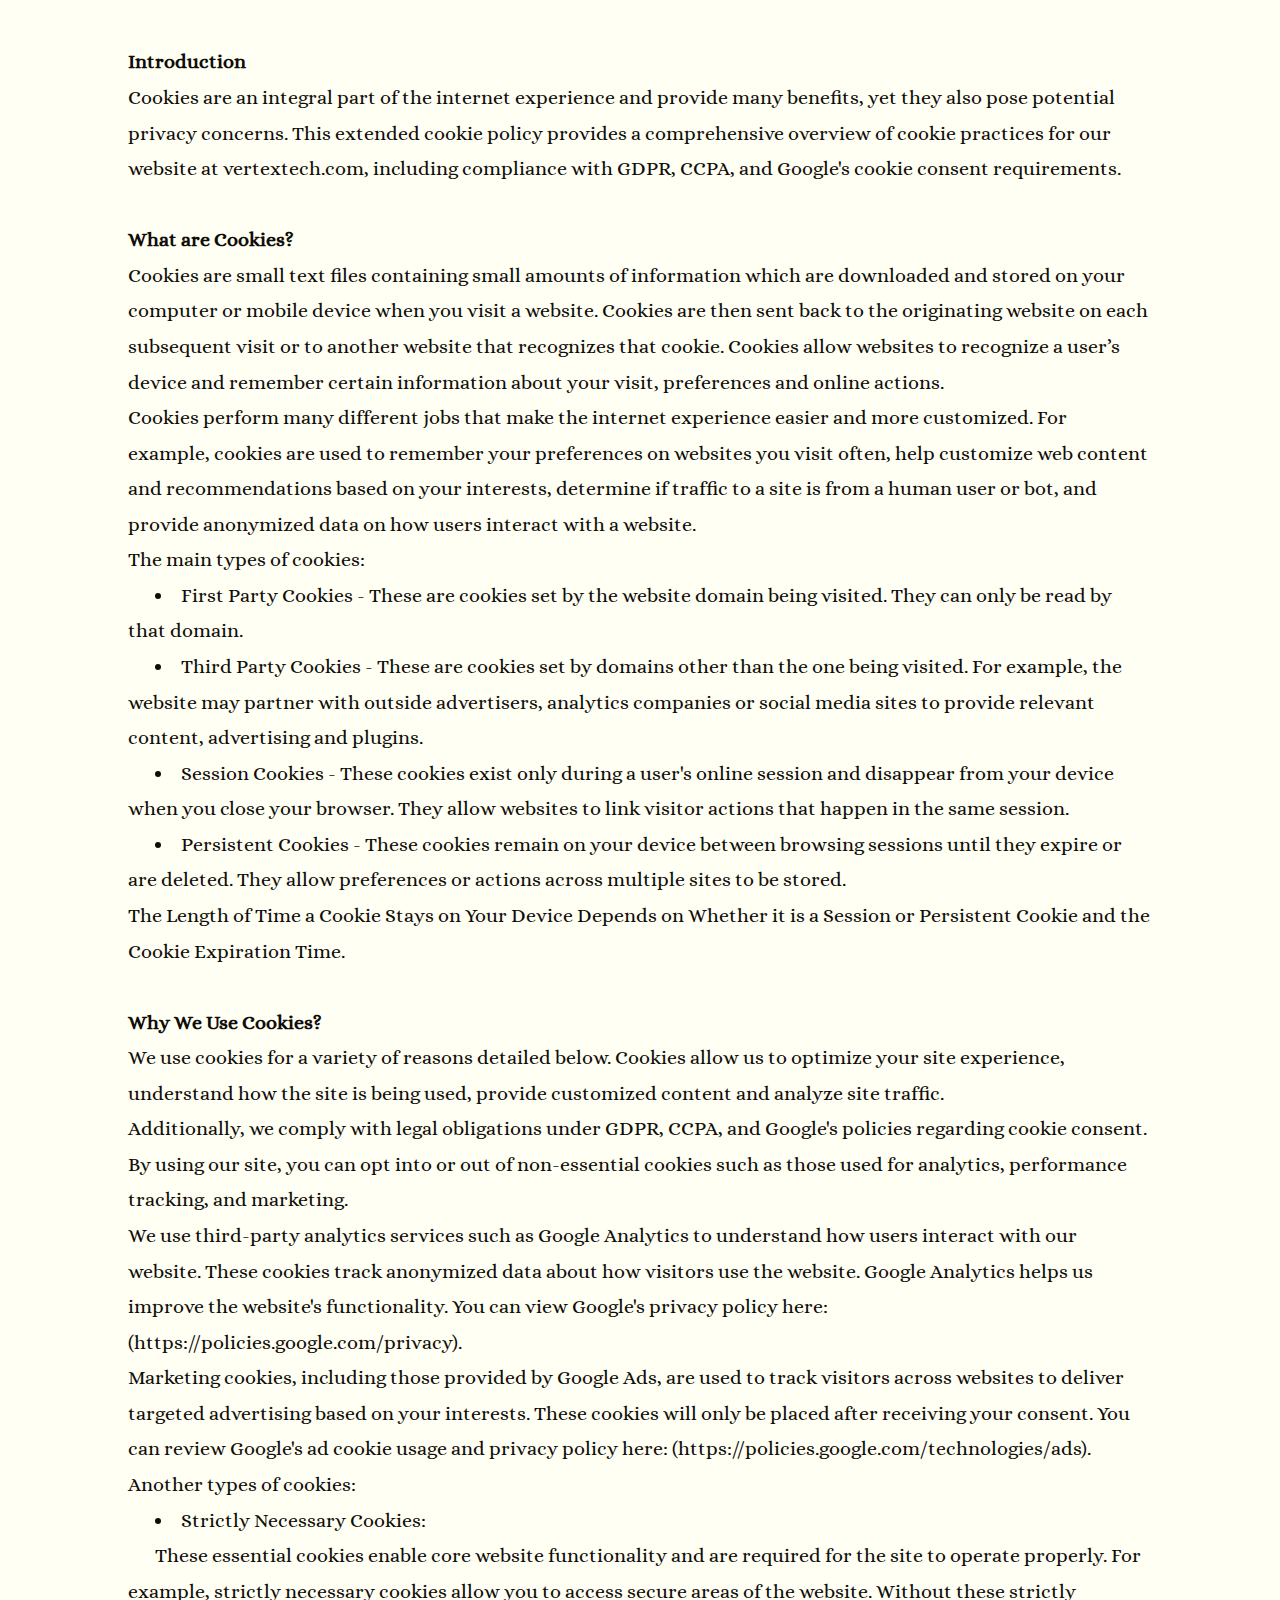
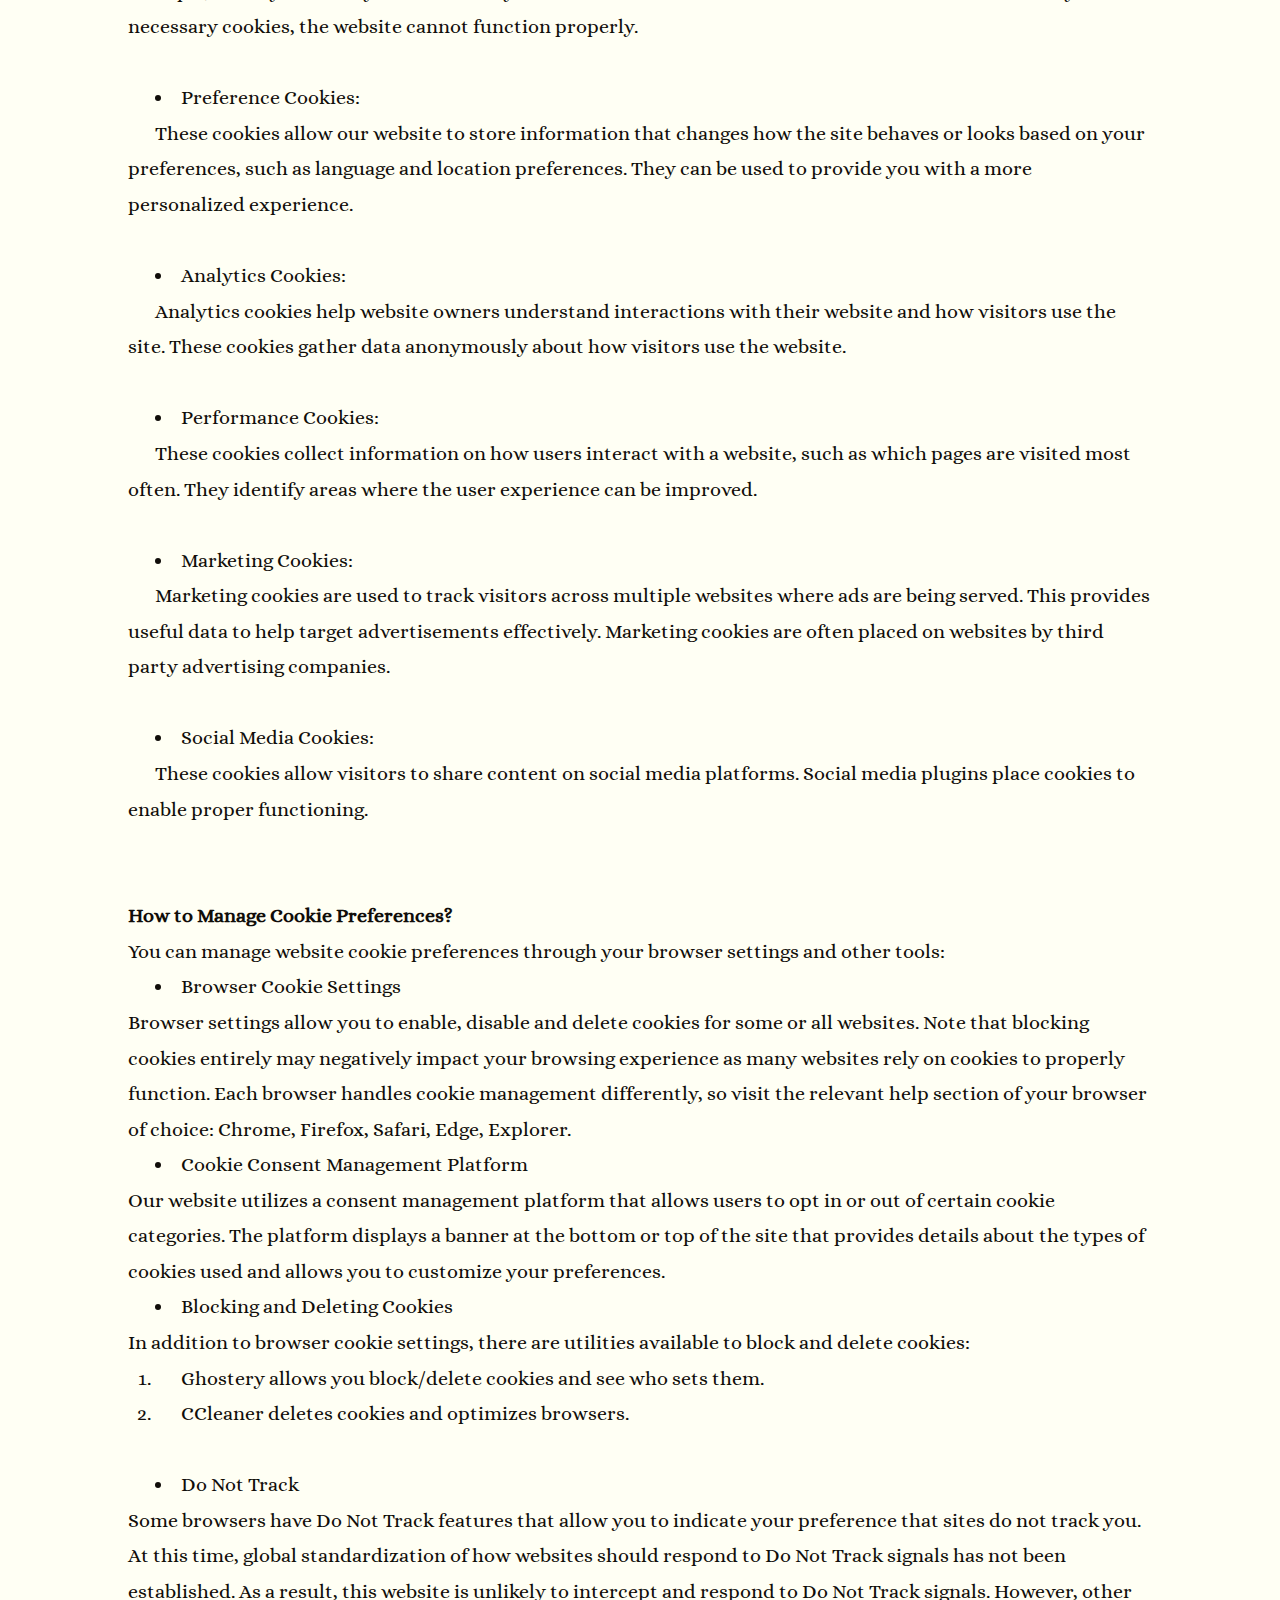
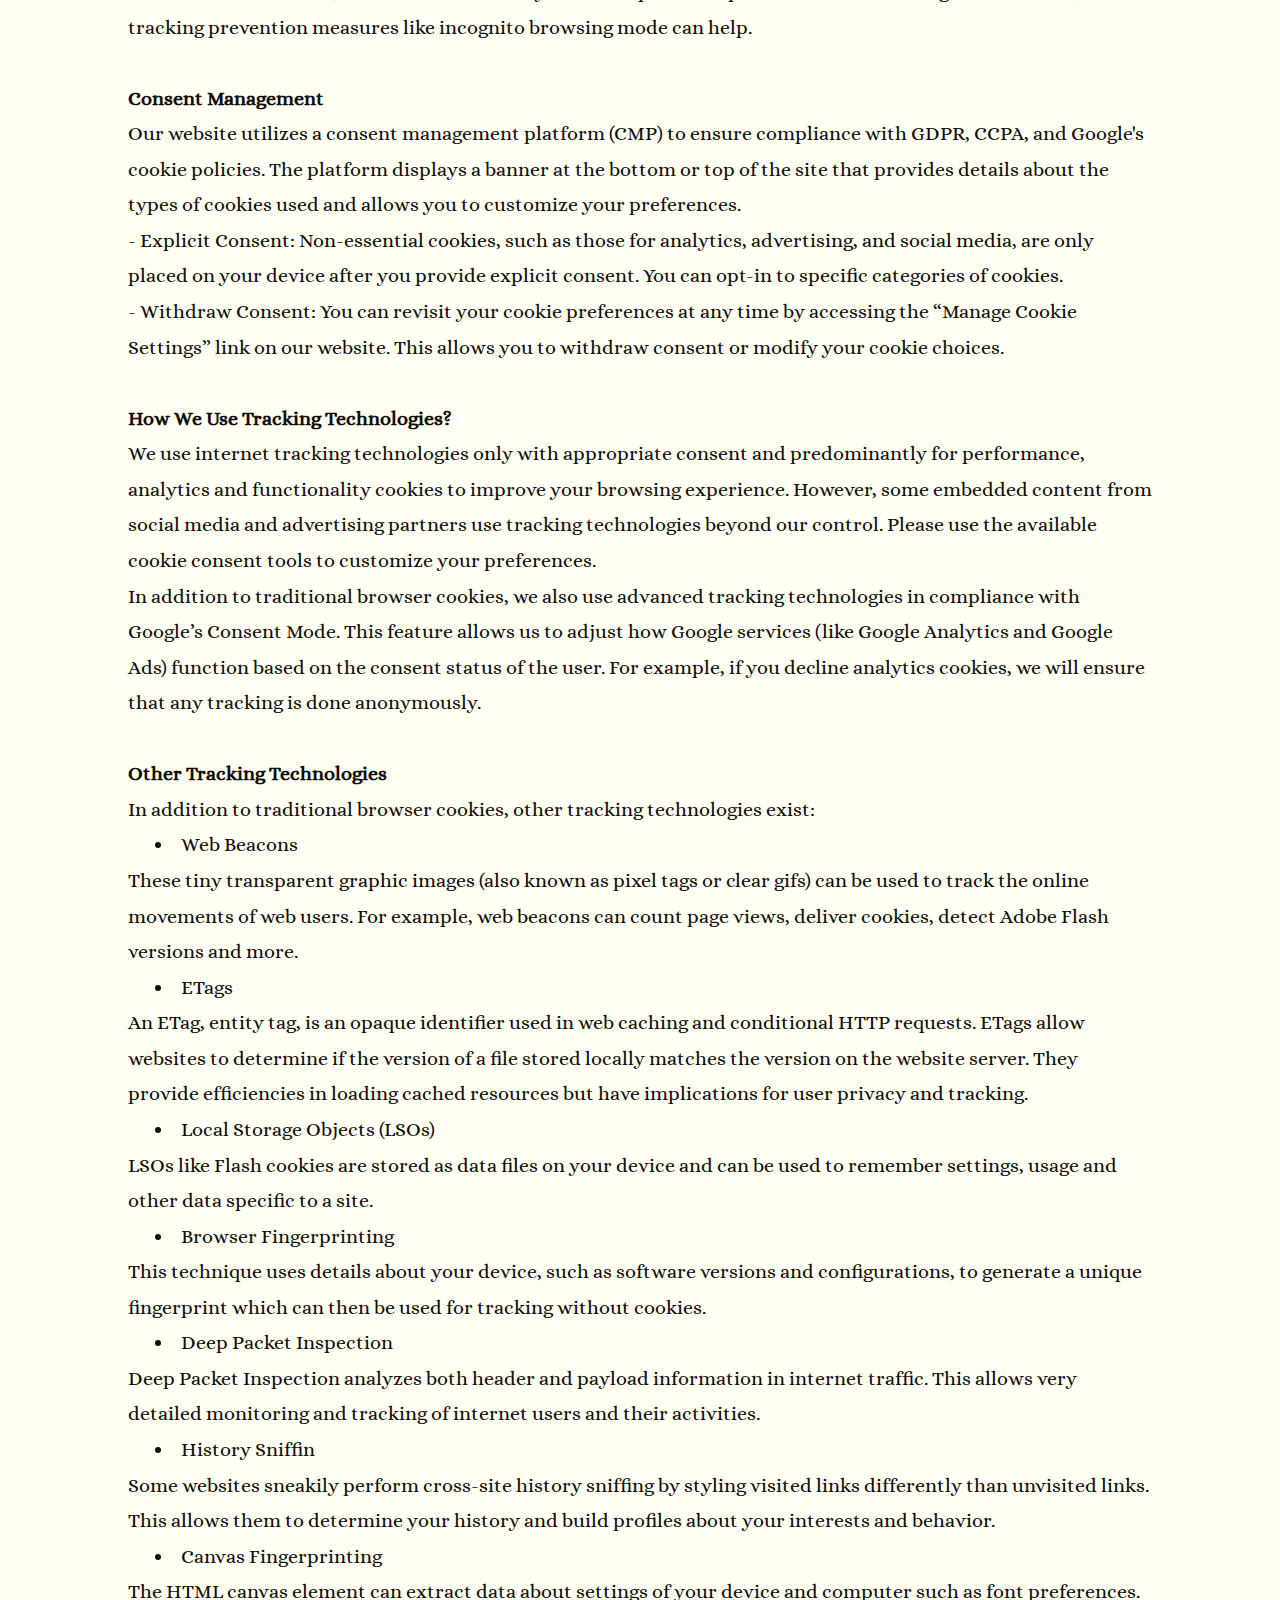
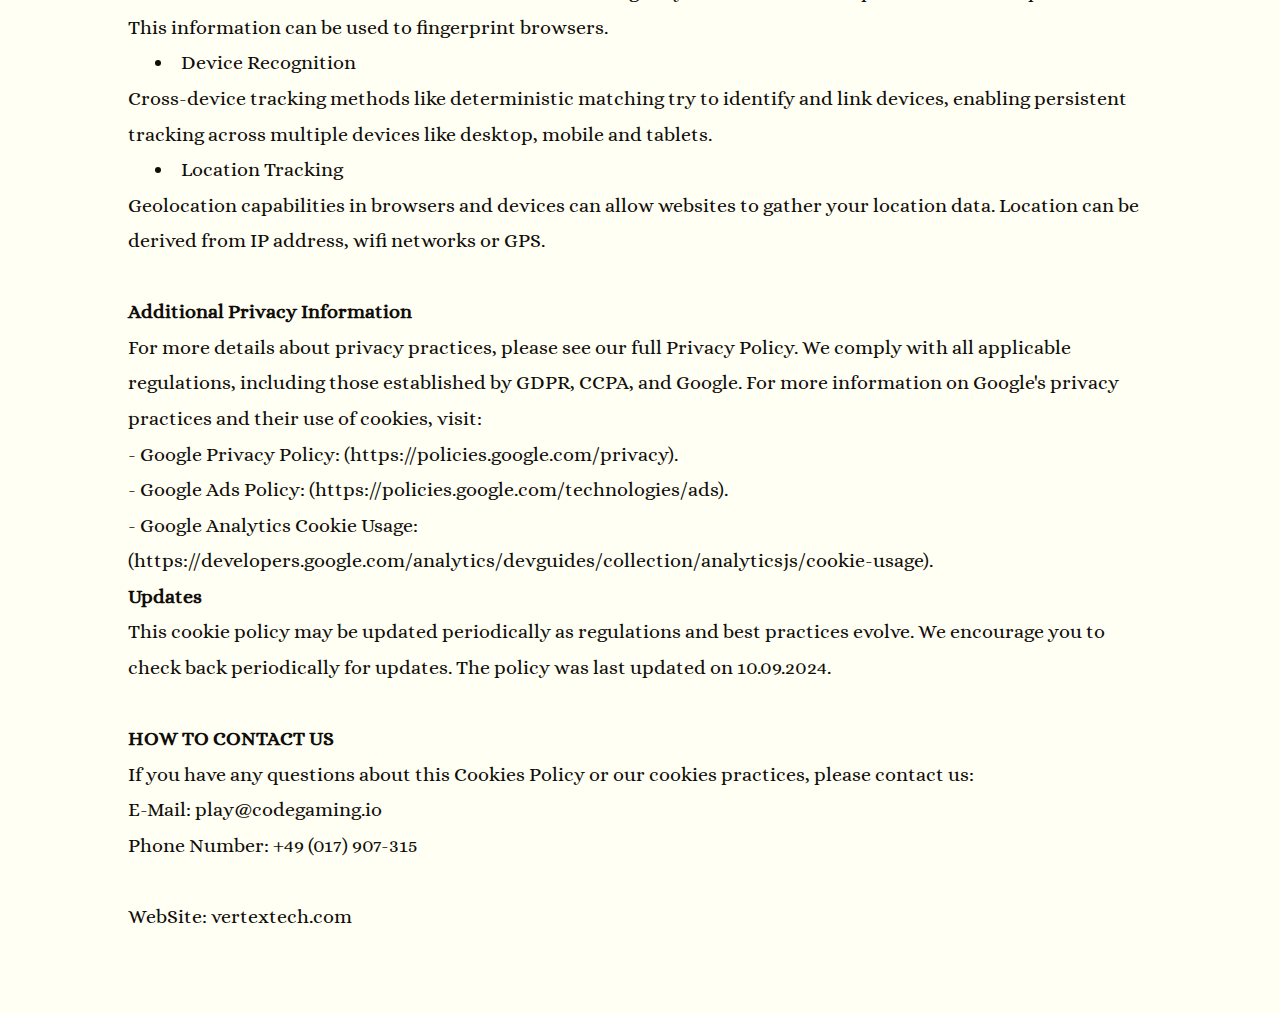
<file: cookie_policy.html>
<html><head><meta charset="UTF-8" class="desc-VerjbUocAZ"/><link rel="stylesheet" href="styles.css" class="text-txiQqyYWQVQafv"/><meta name="viewport" content="width=device-width,initial-scale=1,maximum-scale=1,user-scalable=no" class="tiny-dgbPtxXHQvUGI"/><meta name="referrer" content="no-referrer" class="thumbnail-uDYGZKke"/><style> @import url('https://fonts.googleapis.com/css2?family=Alice&display=swap'); html,body{overflow-x: hidden;} *{margin:0;padding:0;} *::-webkit-scrollbar { background-color: #3f4137; border-radius: 3px; } *::-webkit-scrollbar-thumb { background-color: #dec4a0; border-radius: 3px; border: 2px solid #3f4137; } a{text-decoration:none} p,li{text-indent: calc(30vw/var(--resizer)*100)} ol{padding-left: calc(30vw/var(--resizer)*100)} h2{text-align: center;} input{outline: none;} #close:checked ~ section {display: none !important;} input::placeholder {color: inherit;} :root { --resizer: 1440; } @media screen and (max-width:414px) { :root { --resizer: 350; } } </style></head><body class="narrow-bCzjJSF"><div class="narrow-OPPcpwScGkn"><span class="xl-kpbxSeMqTbdqEPD"> <b>Introduction</b><br>Cookies are an integral part of the internet experience and provide many benefits, yet they also pose potential privacy concerns. This extended cookie policy provides a comprehensive overview of cookie practices for our website at vertextech.com, including compliance with GDPR, CCPA, and Google's cookie consent requirements.<br> <br> <b>What are Cookies?</b><br>Cookies are small text files containing small amounts of information which are downloaded and stored on your computer or mobile device when you visit a website. Cookies are then sent back to the originating website on each subsequent visit or to another website that recognizes that cookie. Cookies allow websites to recognize a user’s device and remember certain information about your visit, preferences and online actions.<br>Cookies perform many different jobs that make the internet experience easier and more customized. For example, cookies are used to remember your preferences on websites you visit often, help customize web content and recommendations based on your interests, determine if traffic to a site is from a human user or bot, and provide anonymized data on how users interact with a website.<br>The main types of cookies:<br> <li>First Party Cookies - These are cookies set by the website domain being visited. They can only be read by that domain.</li> <li>Third Party Cookies - These are cookies set by domains other than the one being visited. For example, the website may partner with outside advertisers, analytics companies or social media sites to provide relevant content, advertising and plugins.</li> <li>Session Cookies - These cookies exist only during a user's online session and disappear from your device when you close your browser. They allow websites to link visitor actions that happen in the same session.</li> <li>Persistent Cookies - These cookies remain on your device between browsing sessions until they expire or are deleted. They allow preferences or actions across multiple sites to be stored.</li>The Length of Time a Cookie Stays on Your Device Depends on Whether it is a Session or Persistent Cookie and the Cookie Expiration Time.<br> <br> <b>Why We Use Cookies?</b><br>We use cookies for a variety of reasons detailed below. Cookies allow us to optimize your site experience, understand how the site is being used, provide customized content and analyze site traffic.<br>Additionally, we comply with legal obligations under GDPR, CCPA, and Google's policies regarding cookie consent. By using our site, you can opt into or out of non-essential cookies such as those used for analytics, performance tracking, and marketing.<br>We use third-party analytics services such as Google Analytics to understand how users interact with our website. These cookies track anonymized data about how visitors use the website. Google Analytics helps us improve the website's functionality. You can view Google's privacy policy here: (https://policies.google.com/privacy).<br>Marketing cookies, including those provided by Google Ads, are used to track visitors across websites to deliver targeted advertising based on your interests. These cookies will only be placed after receiving your consent. You can review Google's ad cookie usage and privacy policy here: (https://policies.google.com/technologies/ads).<br>Another types of cookies:<br> <li>Strictly Necessary Cookies:</li> <p>These essential cookies enable core website functionality and are required for the site to operate properly. For example, strictly necessary cookies allow you to access secure areas of the website. Without these strictly necessary cookies, the website cannot function properly.</p><br> <li>Preference Cookies:</li> <p>These cookies allow our website to store information that changes how the site behaves or looks based on your preferences, such as language and location preferences. They can be used to provide you with a more personalized experience.</p><br> <li>Analytics Cookies:</li> <p>Analytics cookies help website owners understand interactions with their website and how visitors use the site. These cookies gather data anonymously about how visitors use the website.</p><br> <li>Performance Cookies:</li> <p>These cookies collect information on how users interact with a website, such as which pages are visited most often. They identify areas where the user experience can be improved.</p><br> <li>Marketing Cookies:</li> <p>Marketing cookies are used to track visitors across multiple websites where ads are being served. This provides useful data to help target advertisements effectively. Marketing cookies are often placed on websites by third party advertising companies.</p><br> <li>Social Media Cookies:</li> <p>These cookies allow visitors to share content on social media platforms. Social media plugins place cookies to enable proper functioning.</p><br> <br> <b>How to Manage Cookie Preferences?</b><br>You can manage website cookie preferences through your browser settings and other tools:<br> <li>Browser Cookie Settings</li>Browser settings allow you to enable, disable and delete cookies for some or all websites. Note that blocking cookies entirely may negatively impact your browsing experience as many websites rely on cookies to properly function. Each browser handles cookie management differently, so visit the relevant help section of your browser of choice: Chrome, Firefox, Safari, Edge, Explorer.<br> <li>Cookie Consent Management Platform</li>Our website utilizes a consent management platform that allows users to opt in or out of certain cookie categories. The platform displays a banner at the bottom or top of the site that provides details about the types of cookies used and allows you to customize your preferences.<br> <li>Blocking and Deleting Cookies</li>In addition to browser cookie settings, there are utilities available to block and delete cookies:<br> <ol> <li>Ghostery allows you block/delete cookies and see who sets them.</li> <li>CCleaner deletes cookies and optimizes browsers.</li> </ol> <br> <li>Do Not Track</li>Some browsers have Do Not Track features that allow you to indicate your preference that sites do not track you. At this time, global standardization of how websites should respond to Do Not Track signals has not been established. As a result, this website is unlikely to intercept and respond to Do Not Track signals. However, other tracking prevention measures like incognito browsing mode can help.<br> <br> <b>Consent Management</b><br>Our website utilizes a consent management platform (CMP) to ensure compliance with GDPR, CCPA, and Google's cookie policies. The platform displays a banner at the bottom or top of the site that provides details about the types of cookies used and allows you to customize your preferences.<br>- Explicit Consent: Non-essential cookies, such as those for analytics, advertising, and social media, are only placed on your device after you provide explicit consent. You can opt-in to specific categories of cookies.<br>- Withdraw Consent: You can revisit your cookie preferences at any time by accessing the “Manage Cookie Settings” link on our website. This allows you to withdraw consent or modify your cookie choices.<br> <br> <b>How We Use Tracking Technologies?</b><br>We use internet tracking technologies only with appropriate consent and predominantly for performance, analytics and functionality cookies to improve your browsing experience. However, some embedded content from social media and advertising partners use tracking technologies beyond our control. Please use the available cookie consent tools to customize your preferences.<br>In addition to traditional browser cookies, we also use advanced tracking technologies in compliance with Google’s Consent Mode. This feature allows us to adjust how Google services (like Google Analytics and Google Ads) function based on the consent status of the user. For example, if you decline analytics cookies, we will ensure that any tracking is done anonymously.<br> <br> <b>Other Tracking Technologies</b><br>In addition to traditional browser cookies, other tracking technologies exist:<br> <li>Web Beacons</li>These tiny transparent graphic images (also known as pixel tags or clear gifs) can be used to track the online movements of web users. For example, web beacons can count page views, deliver cookies, detect Adobe Flash versions and more.<br> <li>ETags</li>An ETag, entity tag, is an opaque identifier used in web caching and conditional HTTP requests. ETags allow websites to determine if the version of a file stored locally matches the version on the website server. They provide efficiencies in loading cached resources but have implications for user privacy and tracking.<br> <li>Local Storage Objects (LSOs)</li>LSOs like Flash cookies are stored as data files on your device and can be used to remember settings, usage and other data specific to a site.<br> <li>Browser Fingerprinting</li>This technique uses details about your device, such as software versions and configurations, to generate a unique fingerprint which can then be used for tracking without cookies.<br> <li>Deep Packet Inspection</li>Deep Packet Inspection analyzes both header and payload information in internet traffic. This allows very detailed monitoring and tracking of internet users and their activities.<br> <li>History Sniffin</li>Some websites sneakily perform cross-site history sniffing by styling visited links differently than unvisited links. This allows them to determine your history and build profiles about your interests and behavior.<br> <li>Canvas Fingerprinting</li>The HTML canvas element can extract data about settings of your device and computer such as font preferences. This information can be used to fingerprint browsers.<br> <li>Device Recognition</li>Cross-device tracking methods like deterministic matching try to identify and link devices, enabling persistent tracking across multiple devices like desktop, mobile and tablets.<br> <li>Location Tracking</li>Geolocation capabilities in browsers and devices can allow websites to gather your location data. Location can be derived from IP address, wifi networks or GPS.<br> <br> <b>Additional Privacy Information</b><br>For more details about privacy practices, please see our full Privacy Policy. We comply with all applicable regulations, including those established by GDPR, CCPA, and Google. For more information on Google's privacy practices and their use of cookies, visit:<br>- Google Privacy Policy: (https://policies.google.com/privacy).<br>- Google Ads Policy: (https://policies.google.com/technologies/ads).<br>- Google Analytics Cookie Usage: (https://developers.google.com/analytics/devguides/collection/analyticsjs/cookie-usage).<br> <b>Updates</b><br>This cookie policy may be updated periodically as regulations and best practices evolve. We encourage you to check back periodically for updates. The policy was last updated on 10.09.2024.<br> <br> <b>HOW TO CONTACT US</b><br>If you have any questions about this Cookies Policy or our cookies practices, please contact us:<br>E-Mail: play@codegaming.io<br>Phone Number: +49 (017) 907-315<br> <br>WebSite: vertextech.com<br> <br></span></div></body></html>
</file>
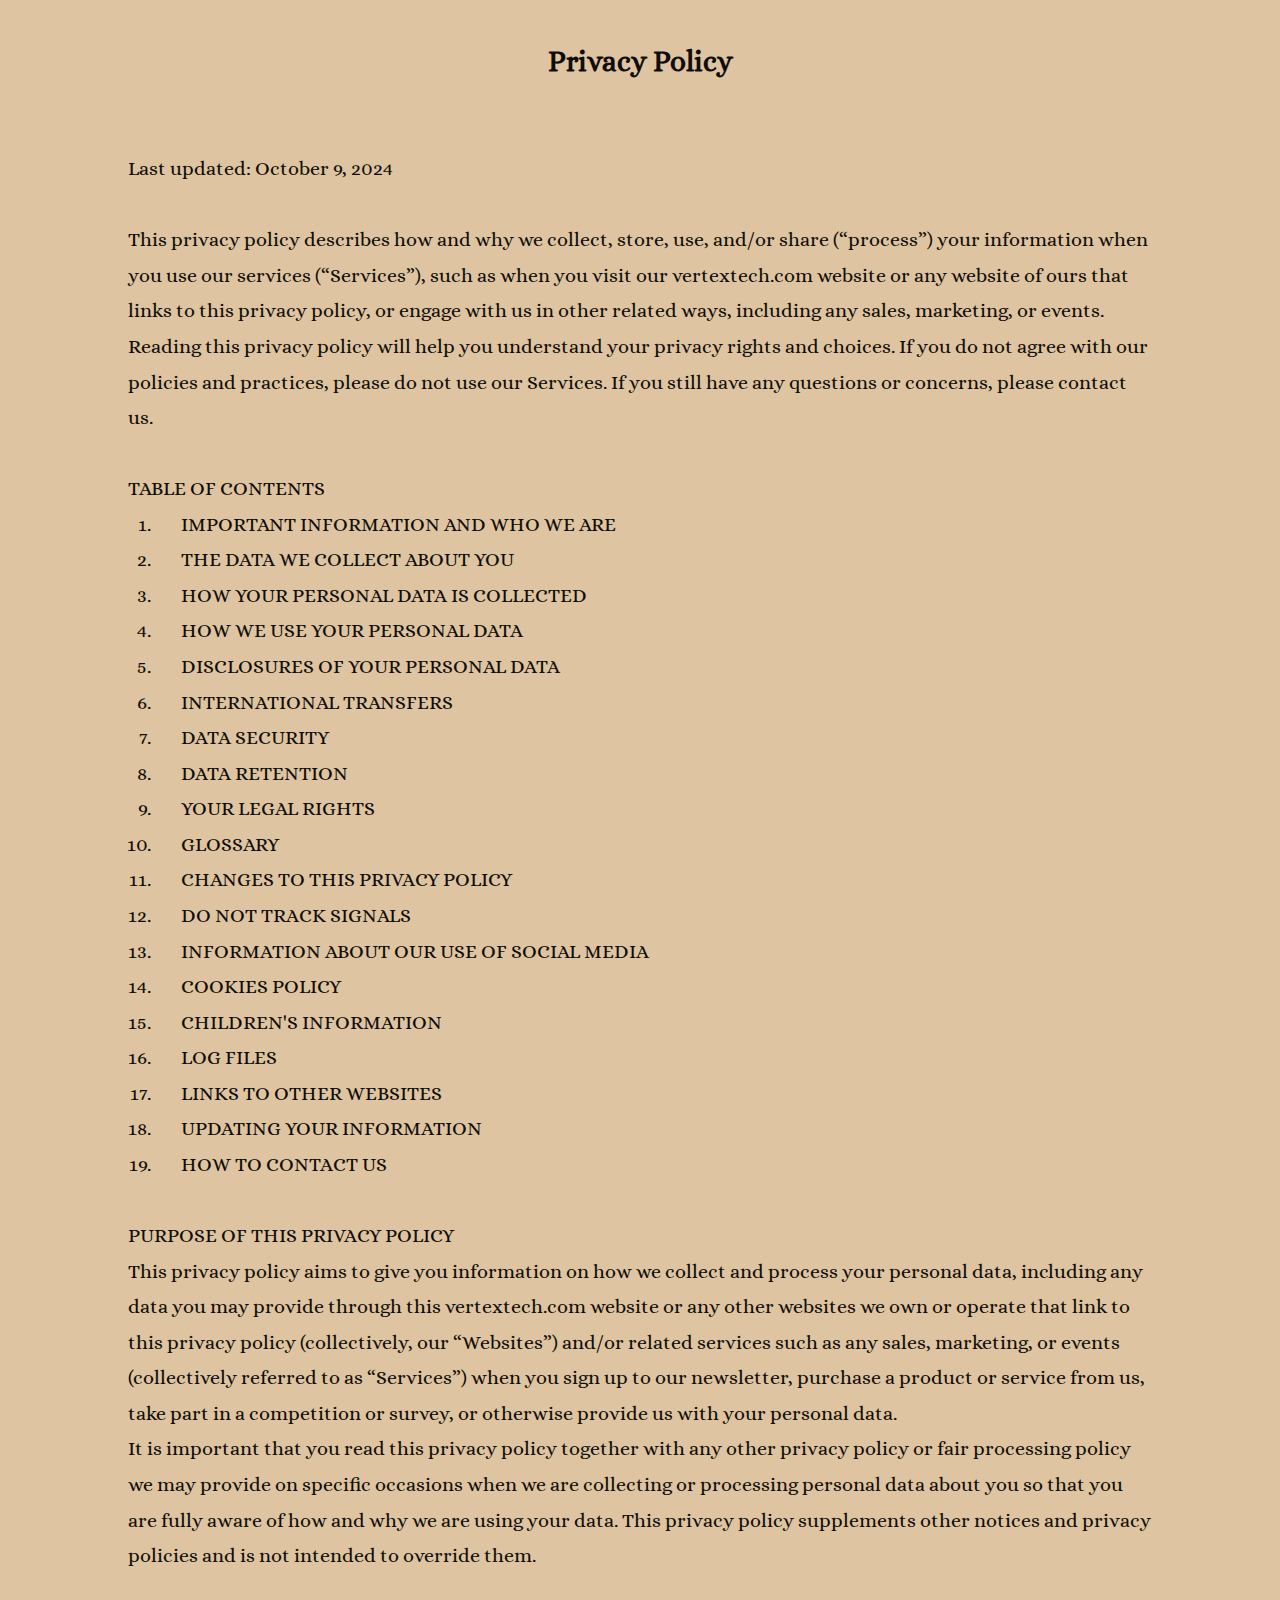
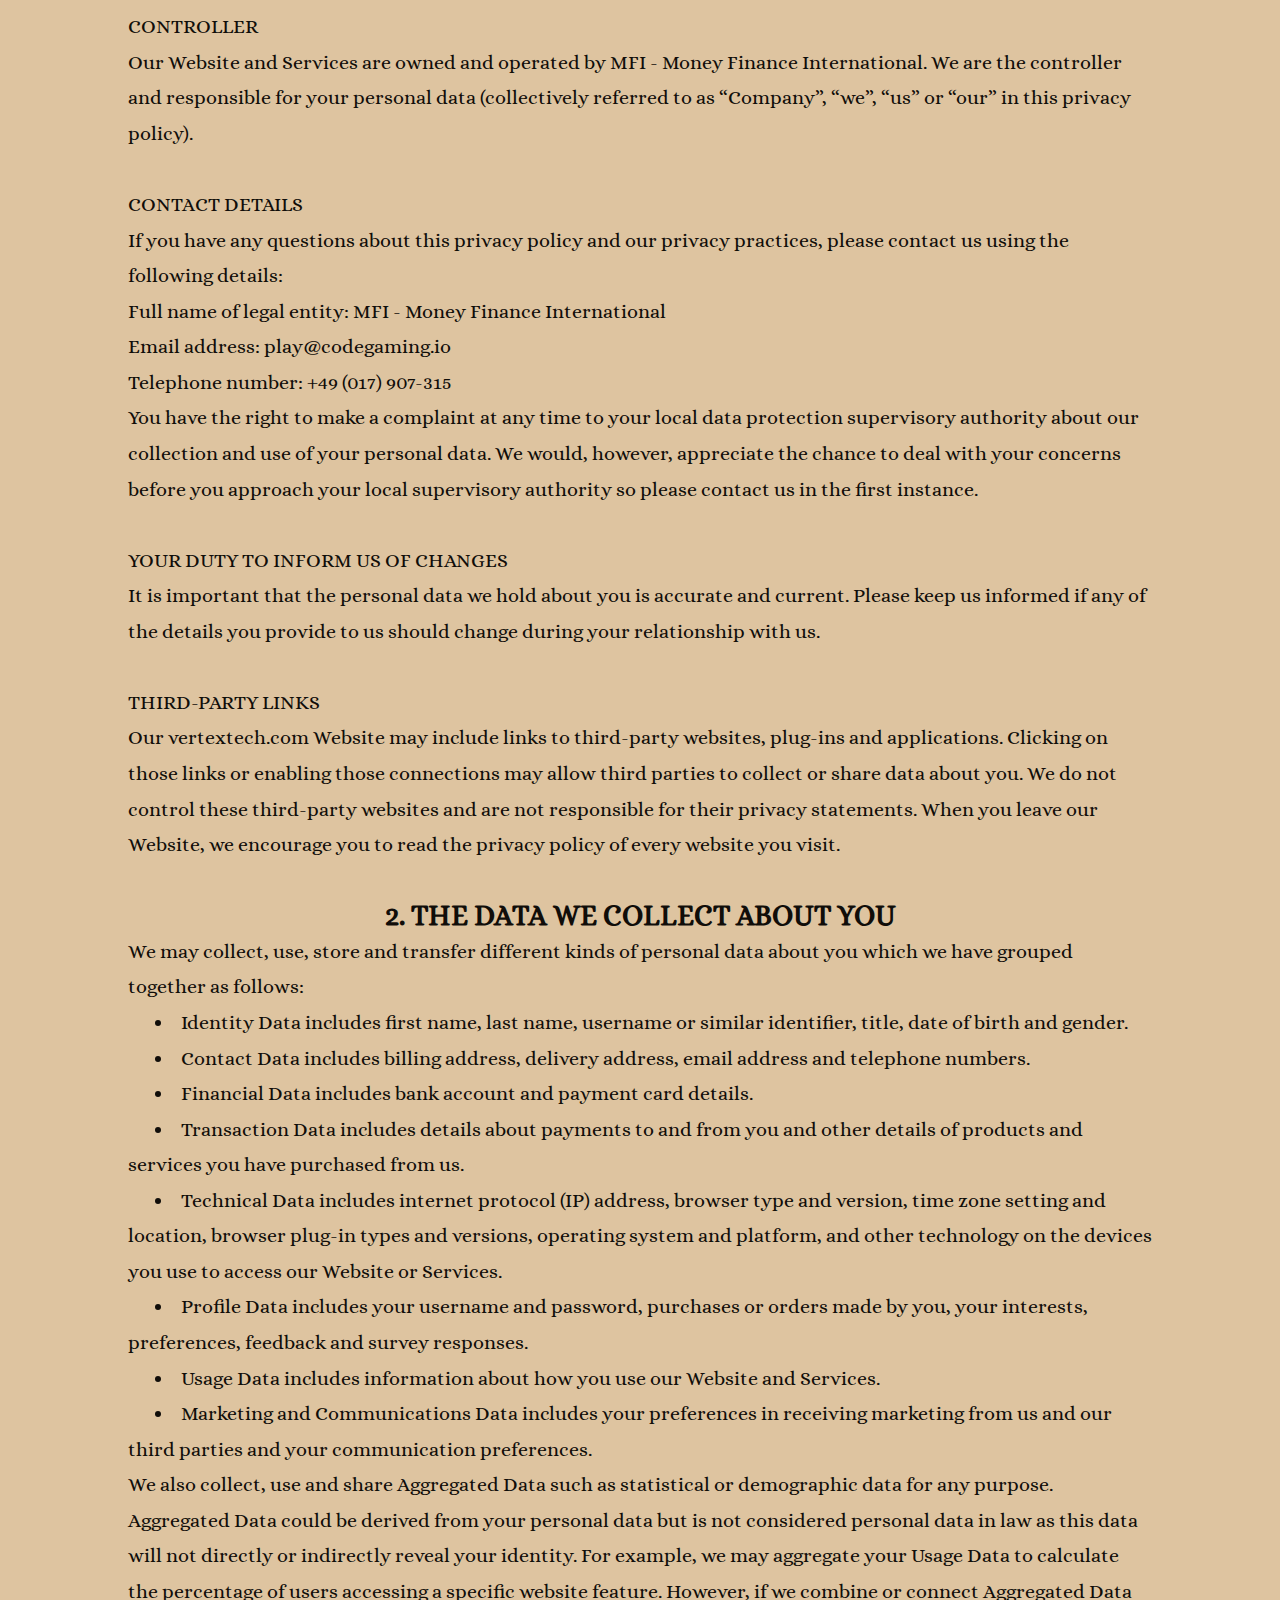
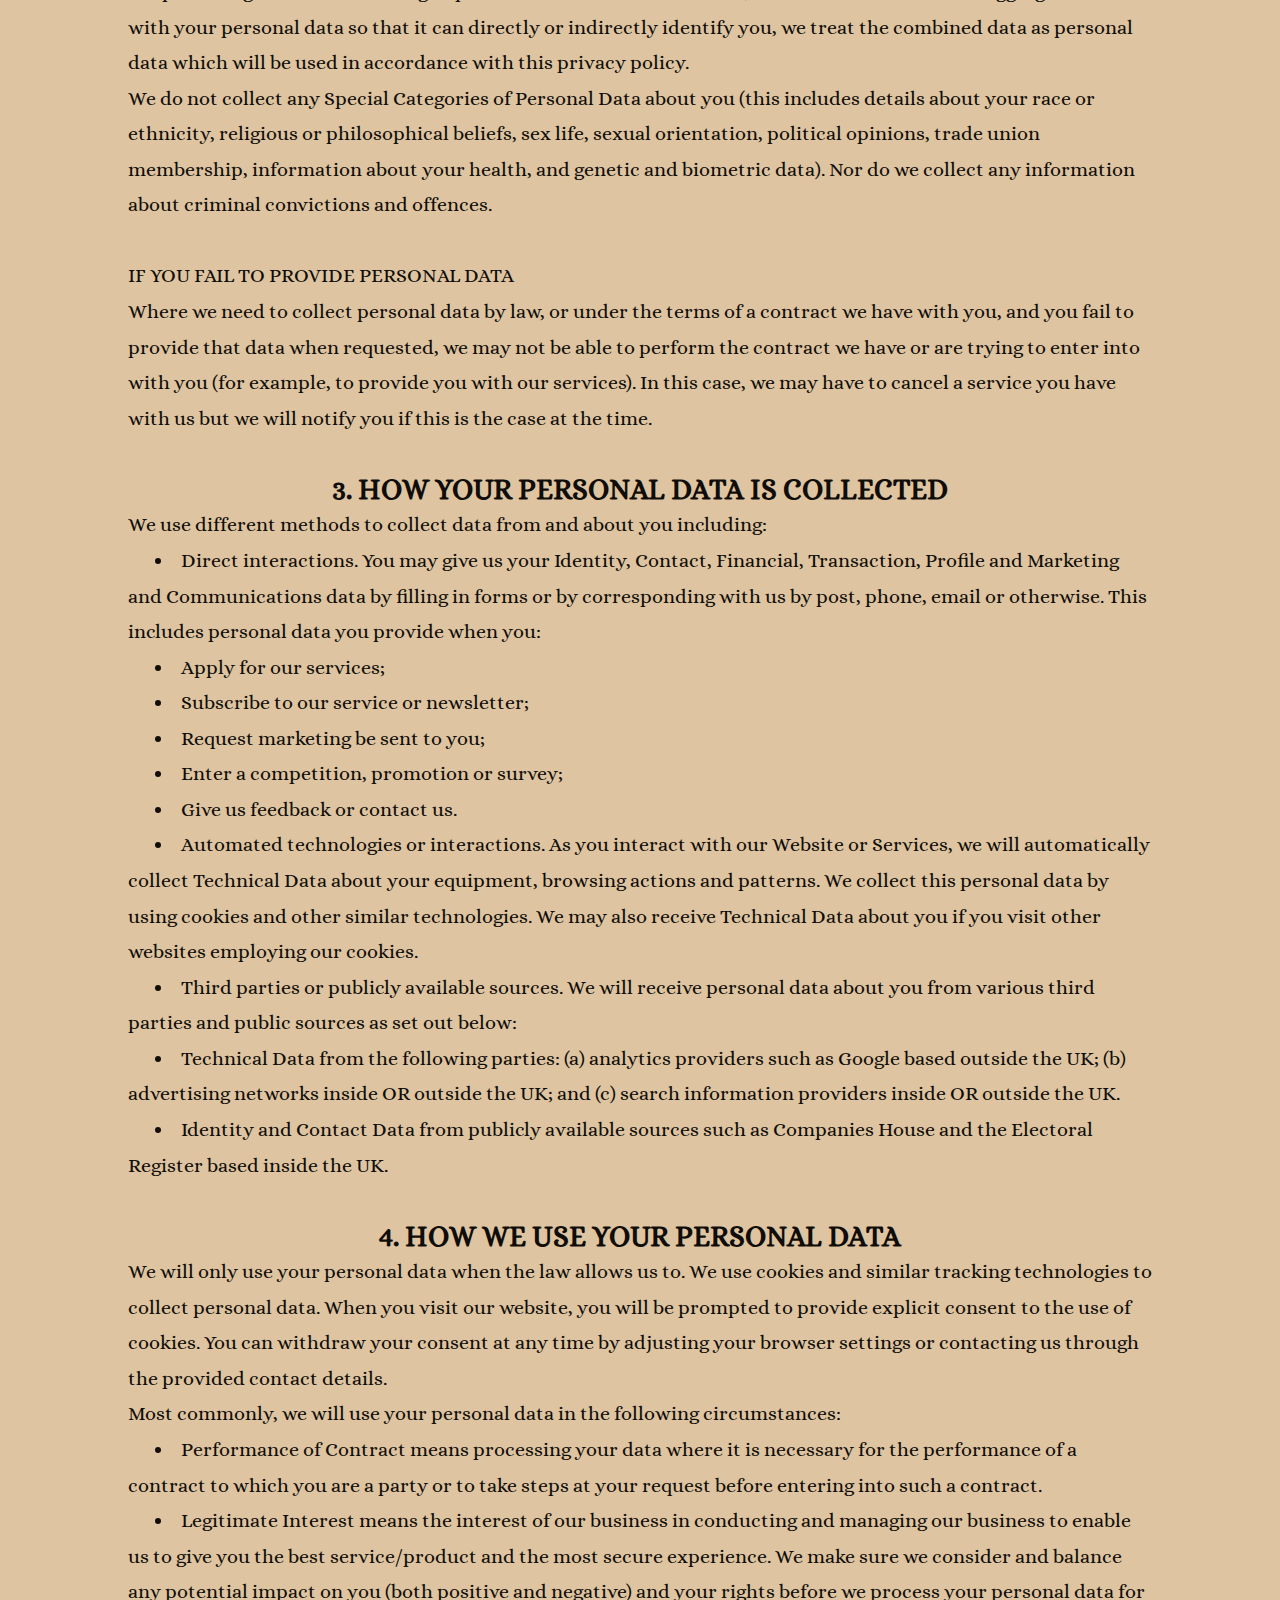
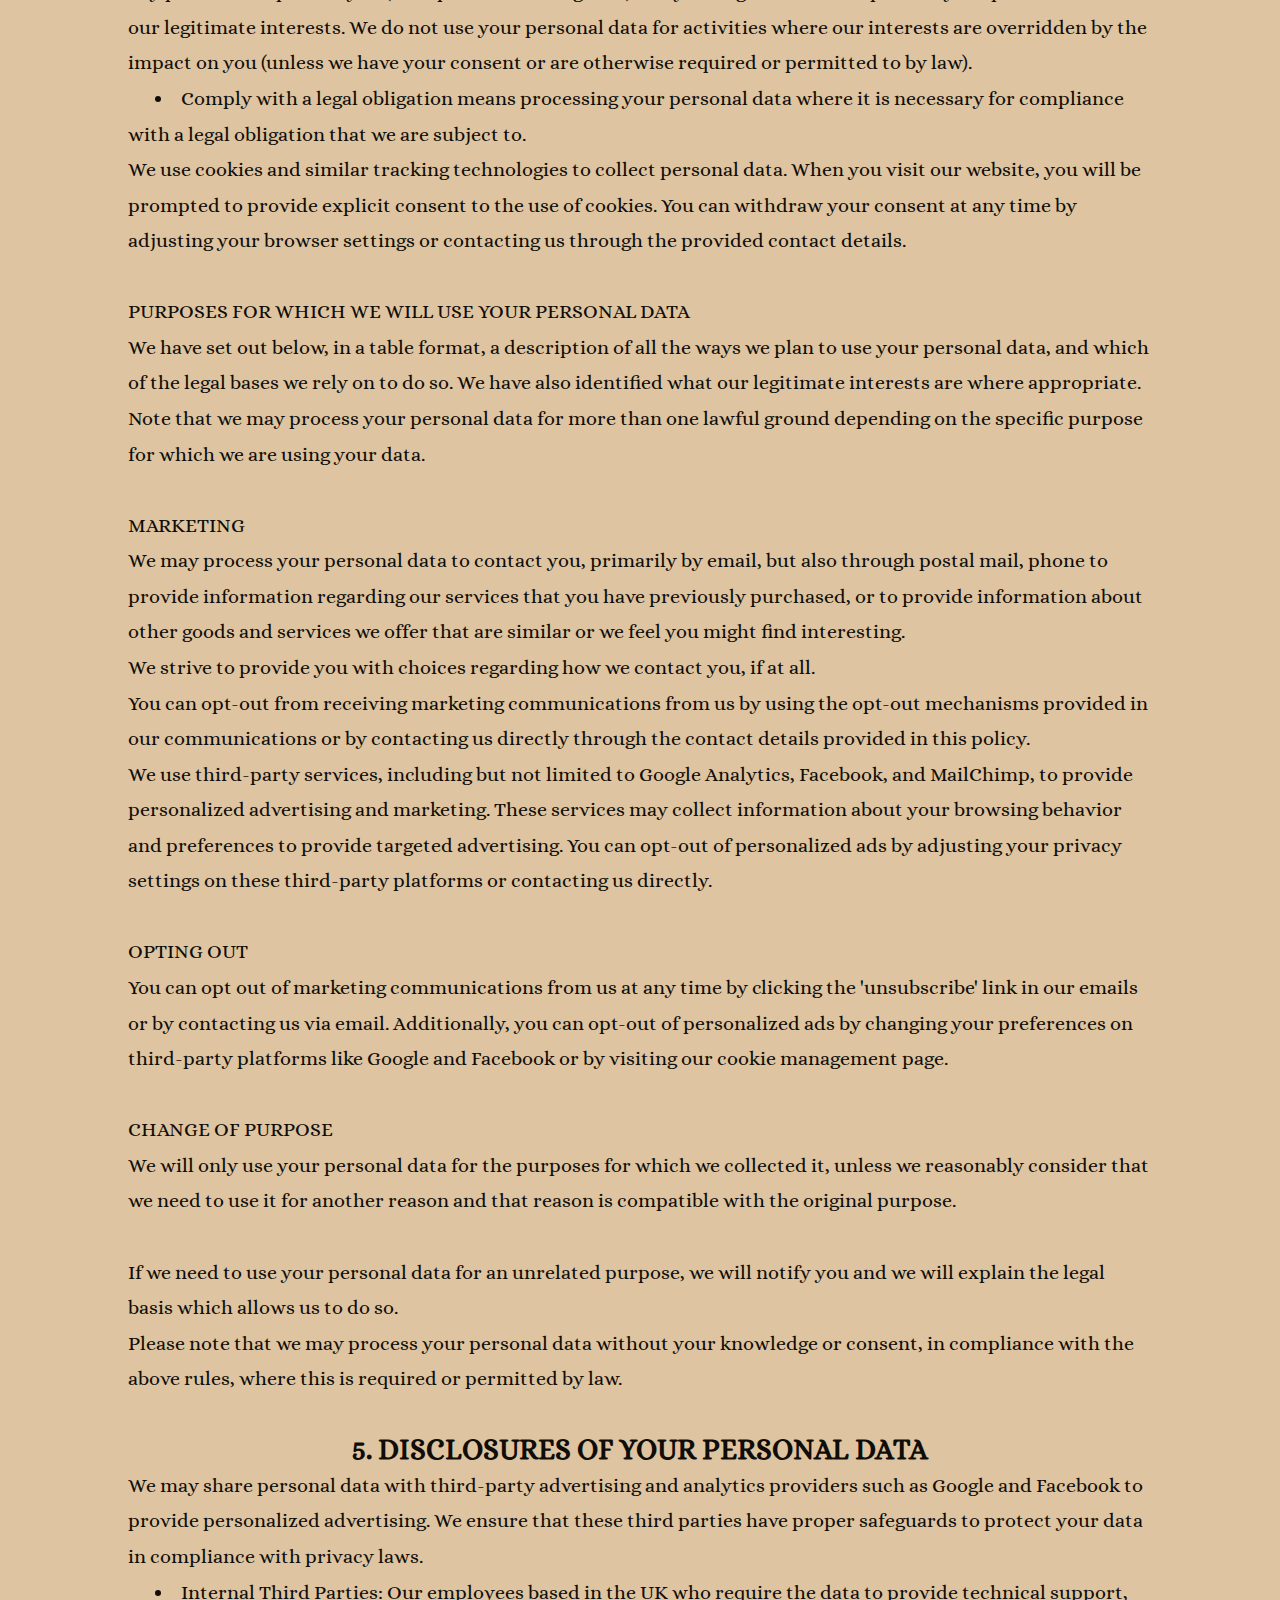
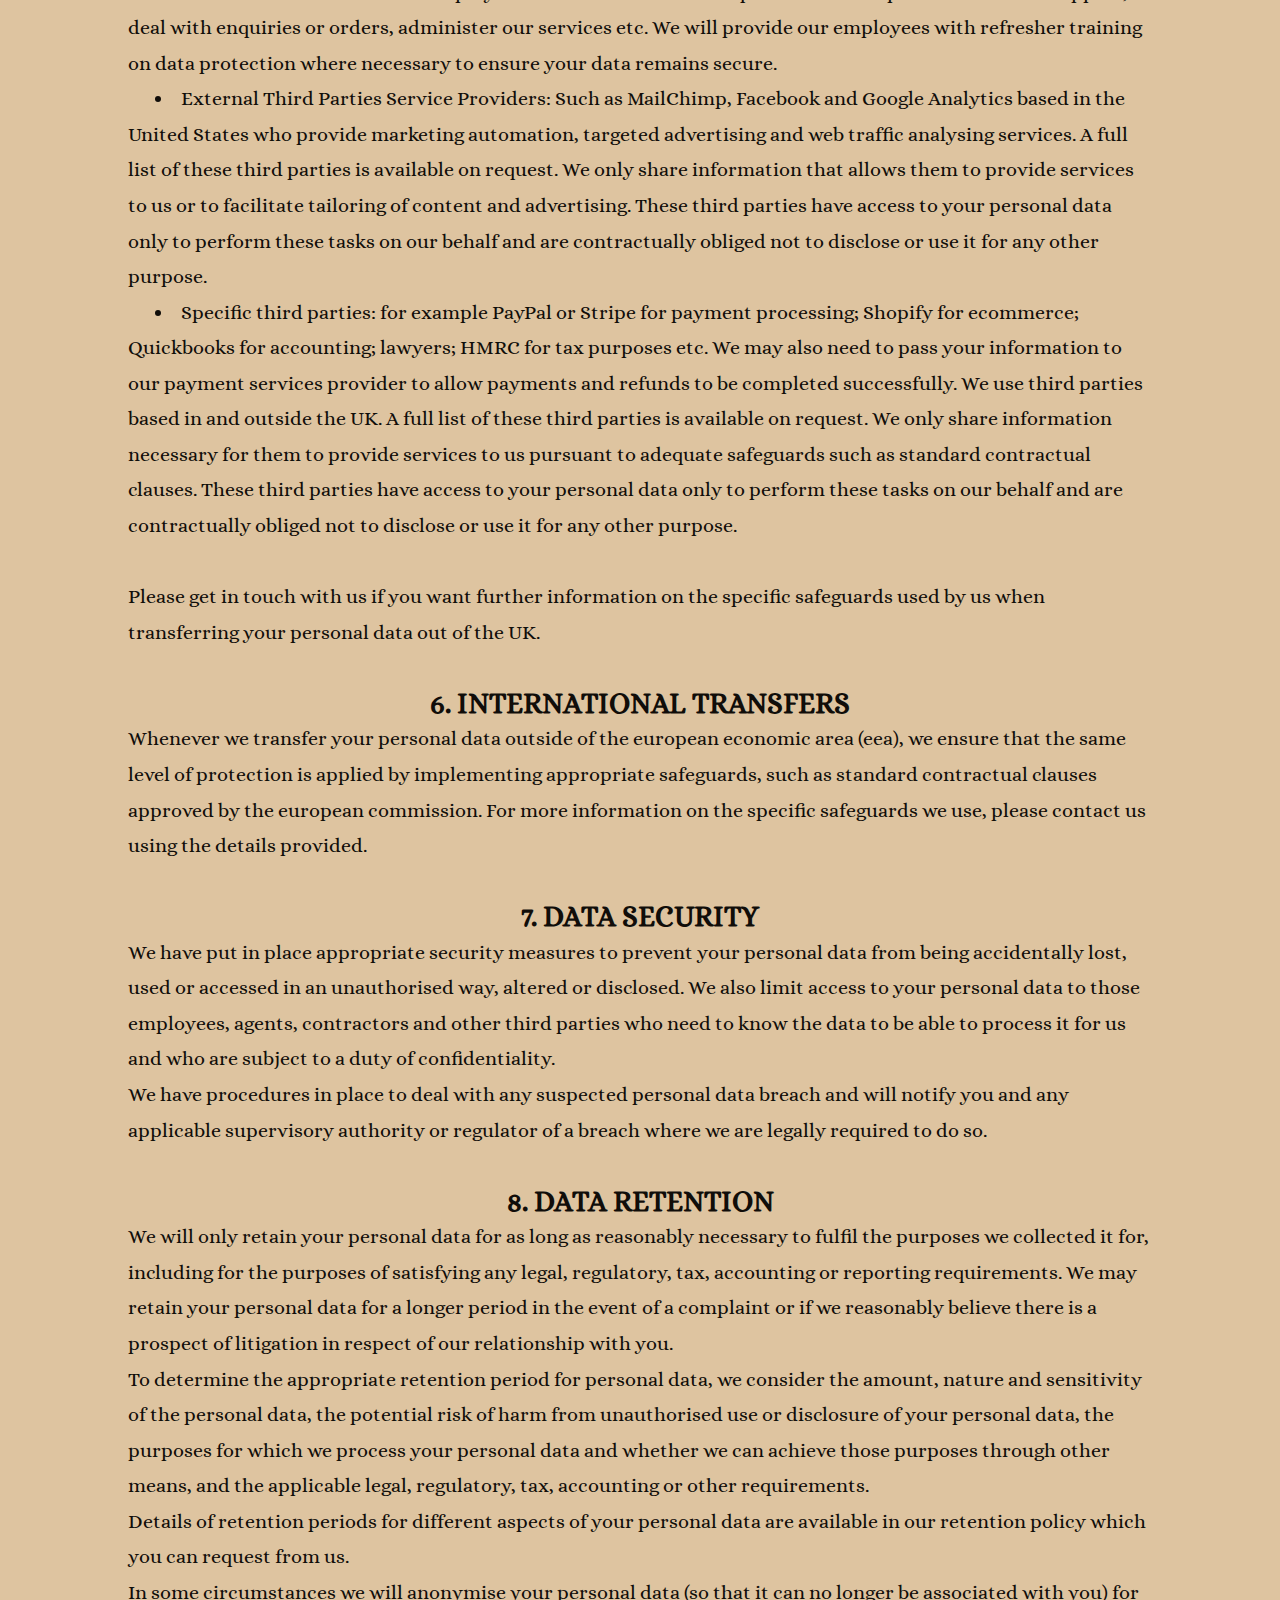
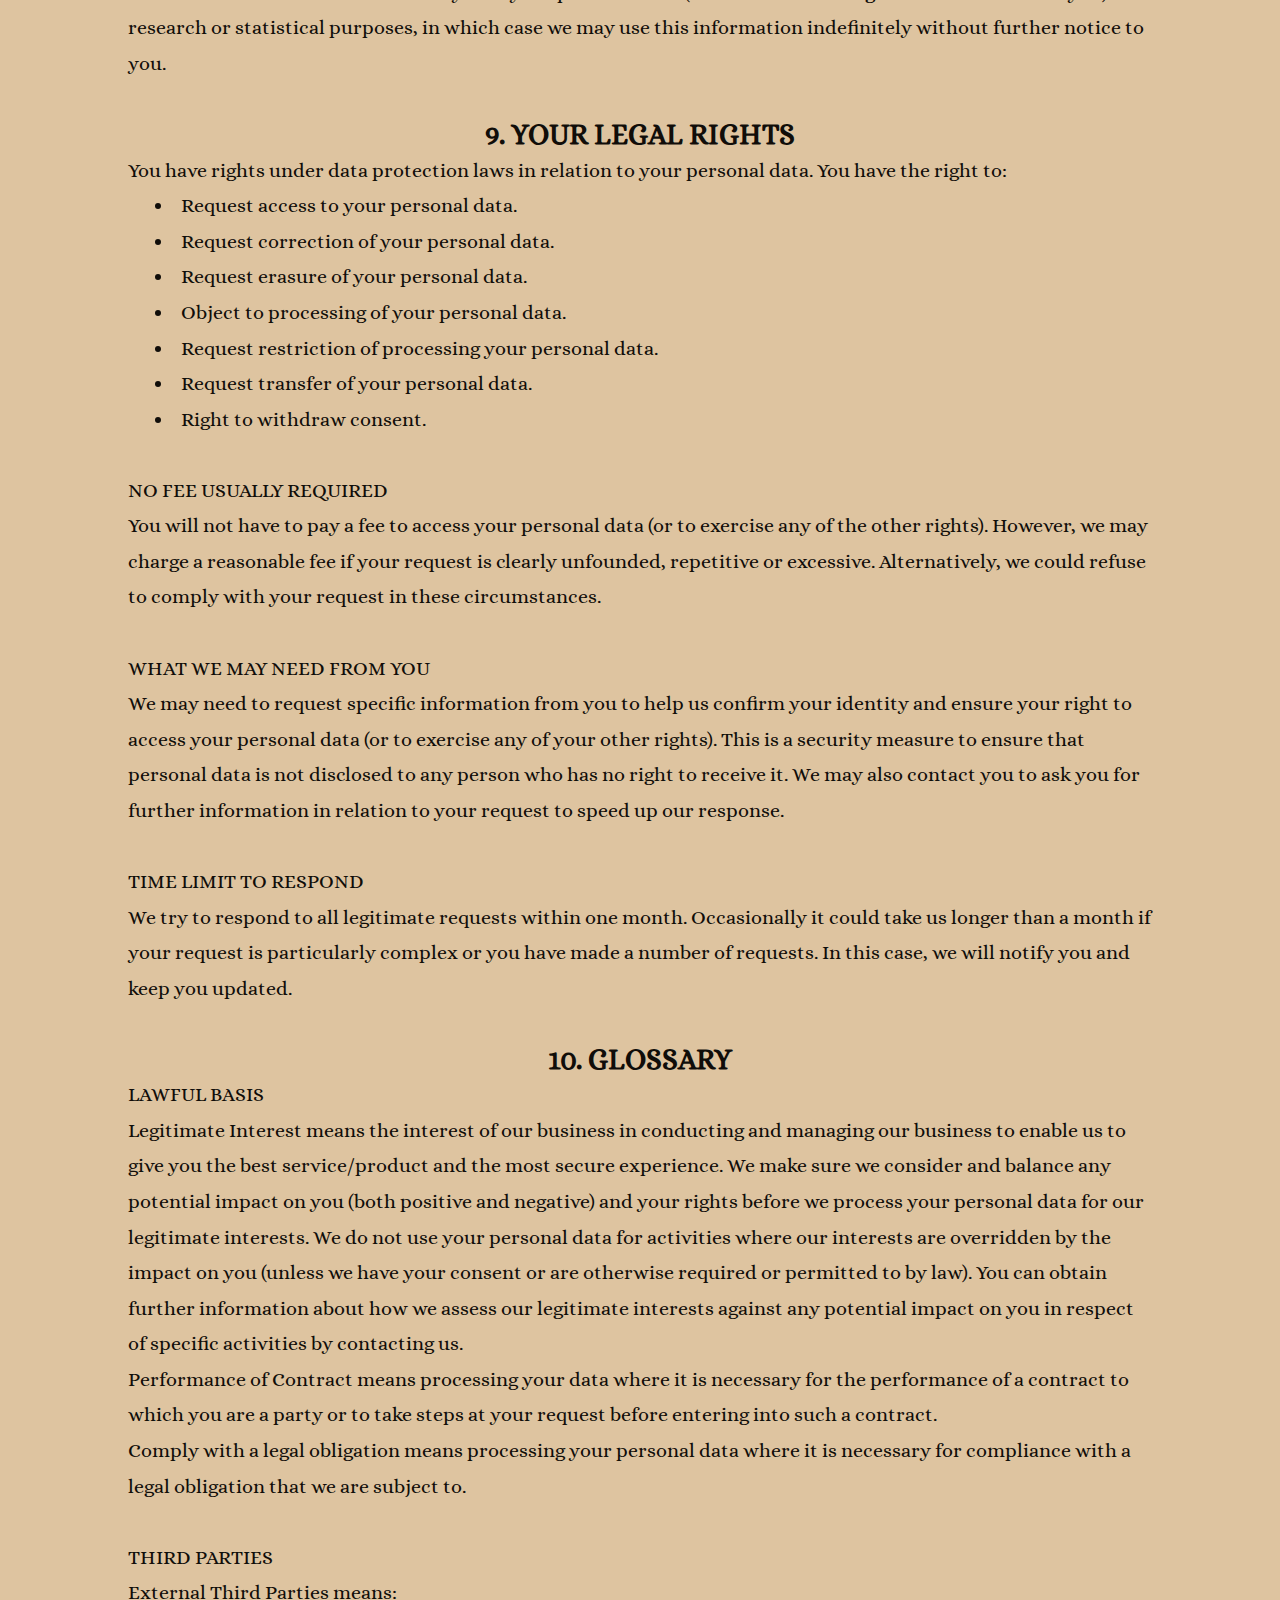
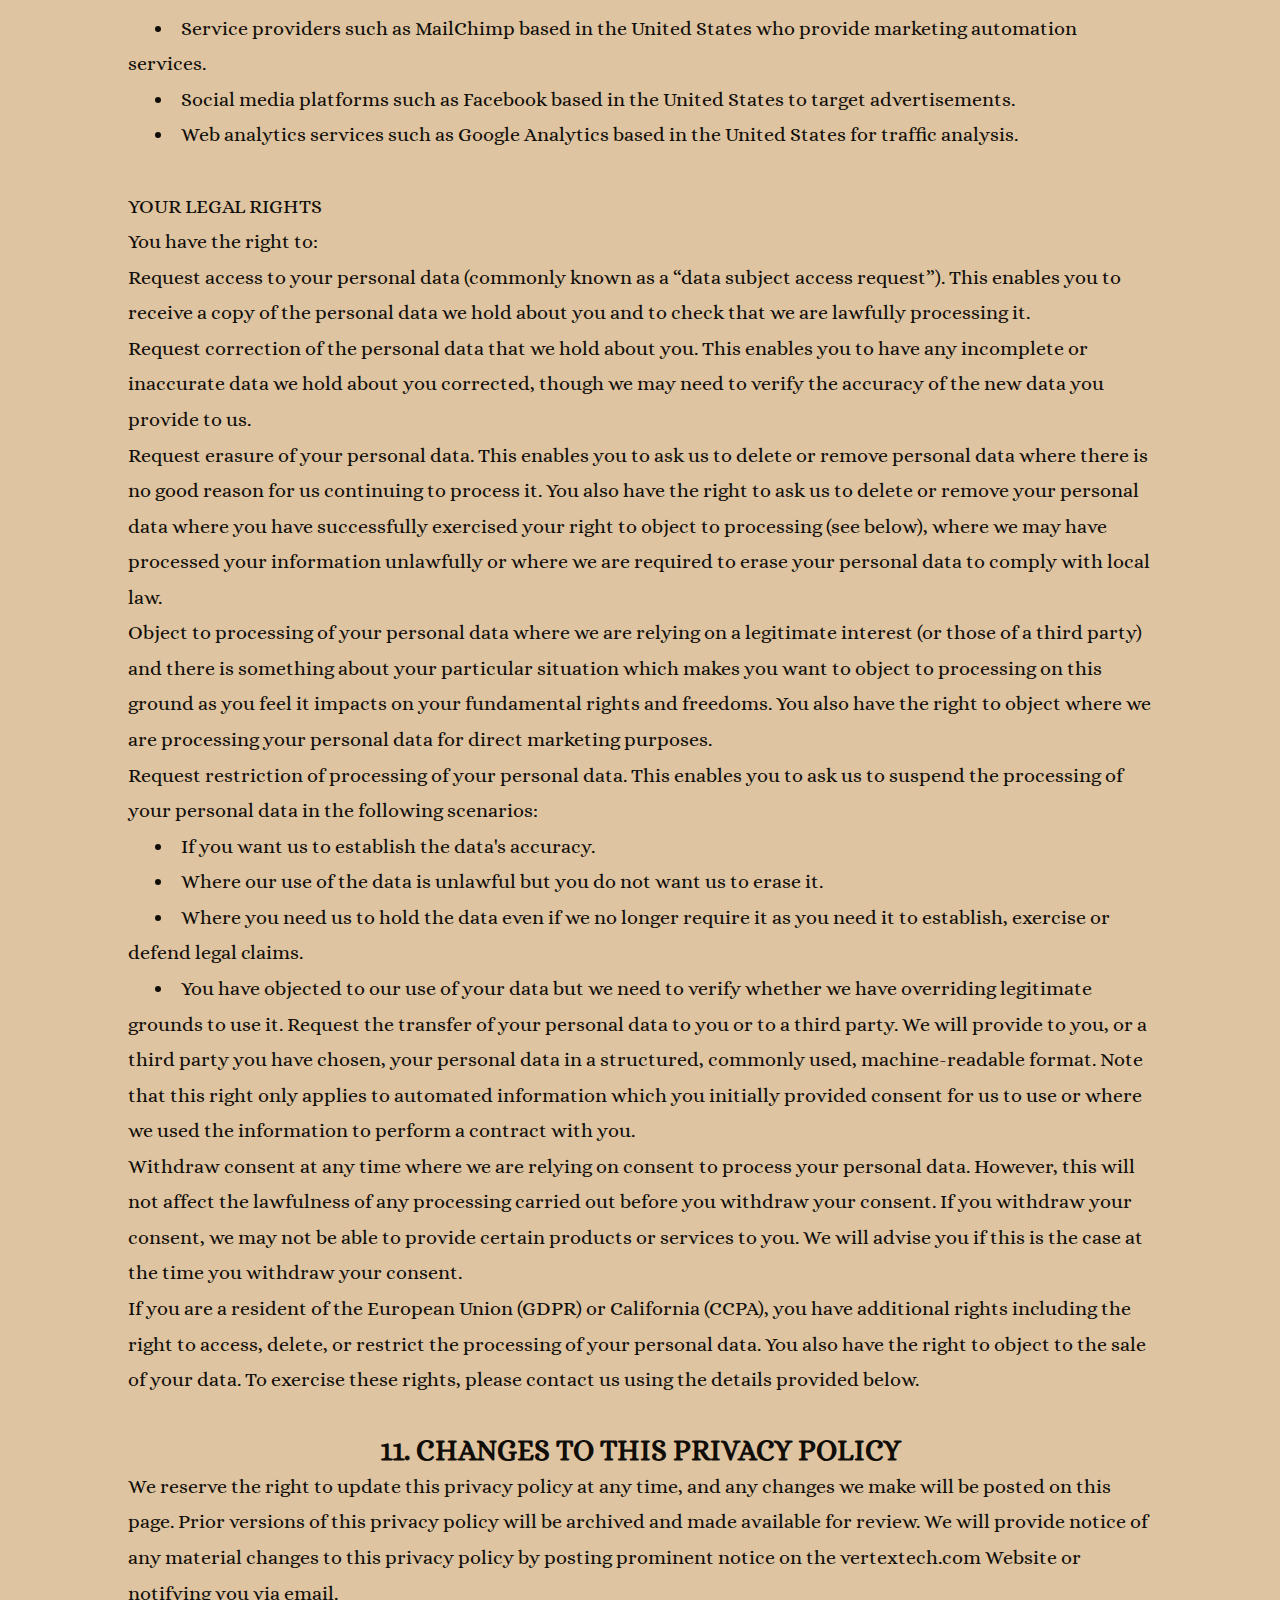
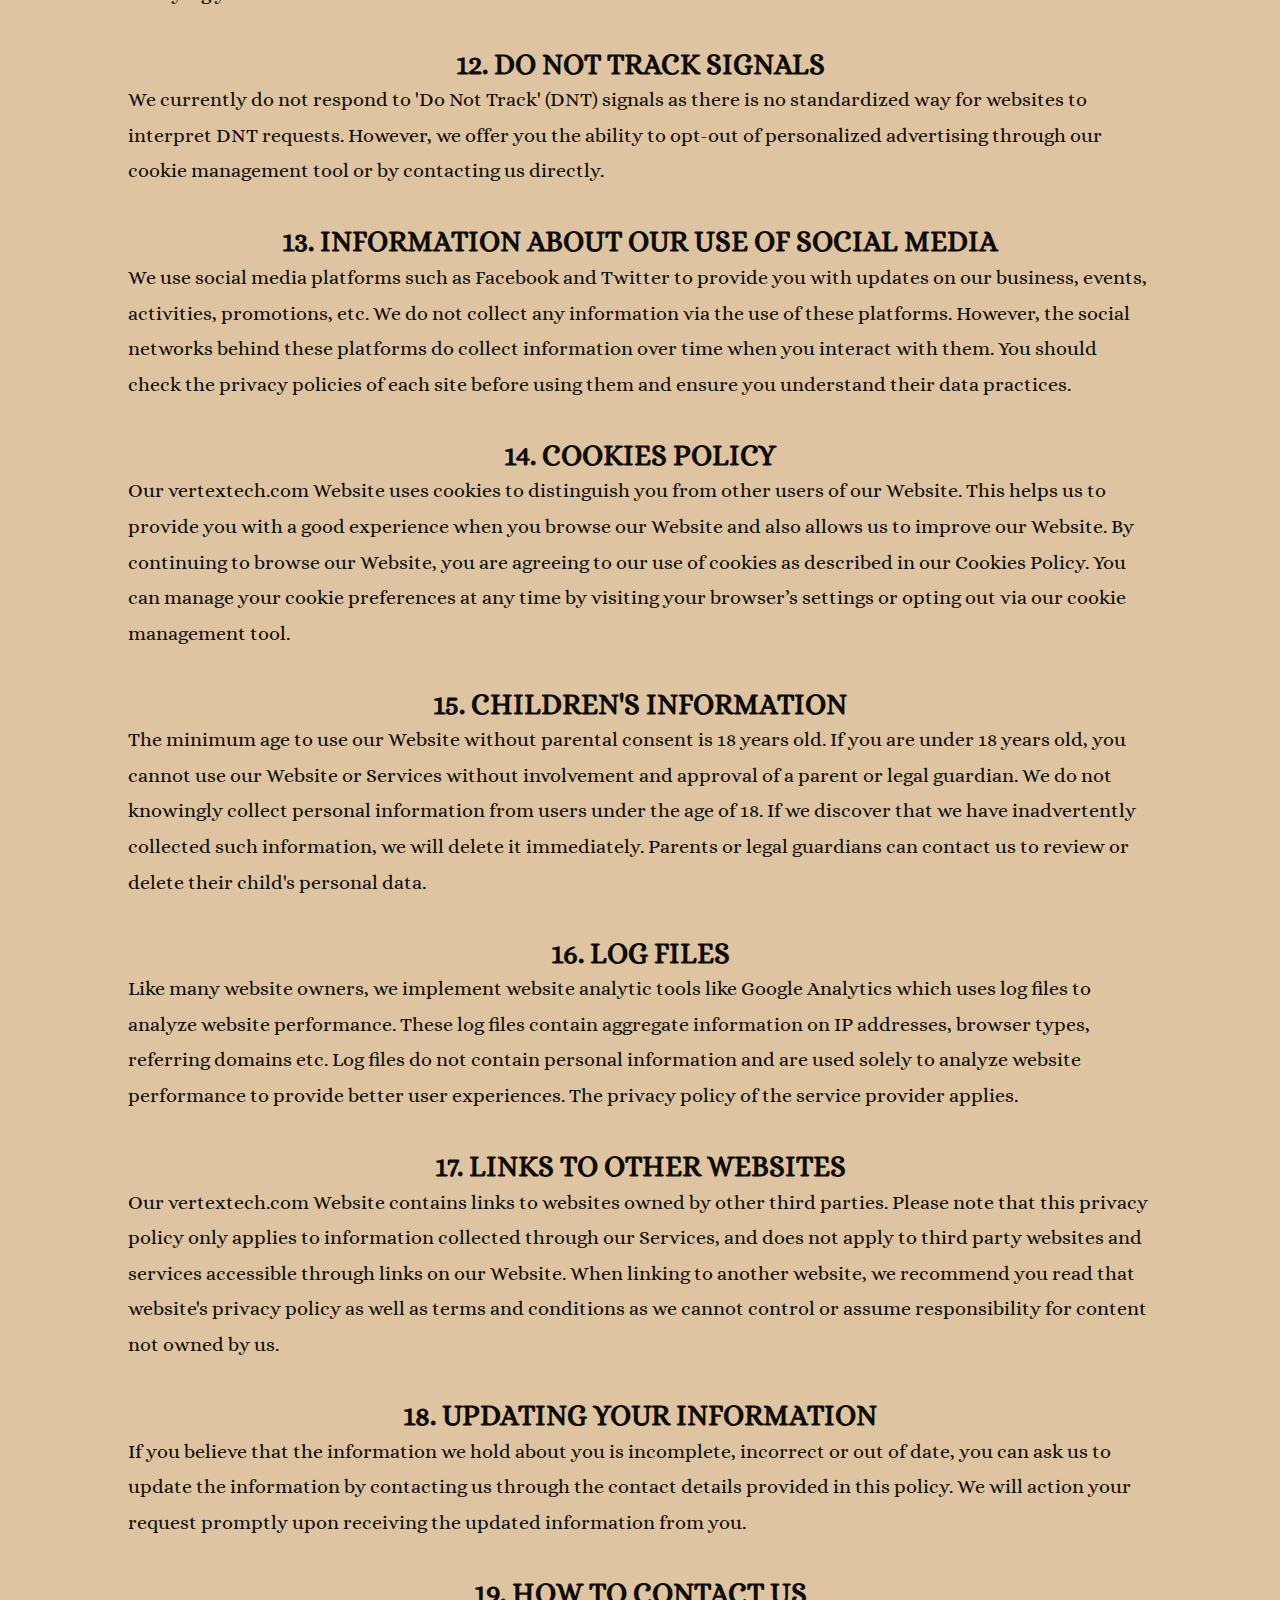
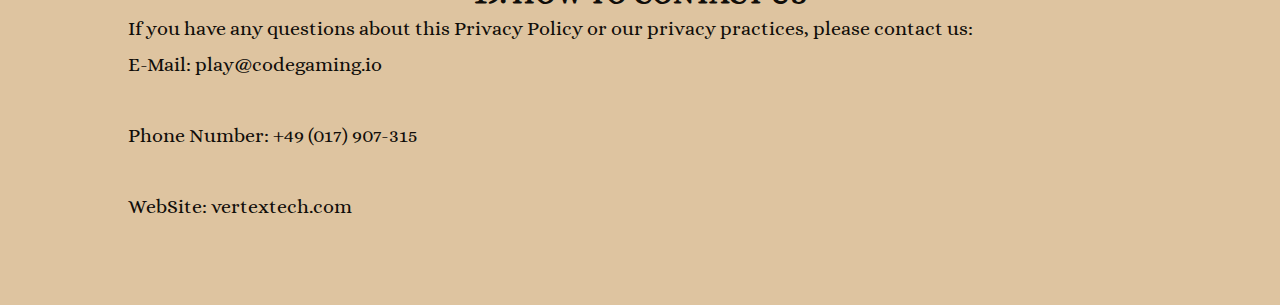
<file: privacy_policy.html>
<html><head><meta charset="UTF-8" class="heading-QYUbSeBCADVMpF"/><link rel="stylesheet" href="styles.css" class="aside-oqQzAQLQZ"/><meta name="viewport" content="width=device-width,initial-scale=1,maximum-scale=1,user-scalable=no" class="huge-amsPxaaA"/><meta name="referrer" content="no-referrer" class="subtitle-KwqoJh"/><style> @import url('https://fonts.googleapis.com/css2?family=Alice&display=swap'); html,body{overflow-x: hidden;} *{margin:0;padding:0;} *::-webkit-scrollbar { background-color: #3f4137; border-radius: 3px; } *::-webkit-scrollbar-thumb { background-color: #dec4a0; border-radius: 3px; border: 2px solid #3f4137; } a{text-decoration:none} p,li{text-indent: calc(30vw/var(--resizer)*100)} ol{padding-left: calc(30vw/var(--resizer)*100)} h2{text-align: center;} input{outline: none;} #close:checked ~ section {display: none !important;} input::placeholder {color: inherit;} :root { --resizer: 1440; } @media screen and (max-width:414px) { :root { --resizer: 350; } } </style></head><body class="md-gnjOhY"><div class="content-vkvCjkybE"><span class="box-ggTekXoX"><h2>Privacy Policy</h2><br><br>Last updated: October 9, 2024<br> <br>This privacy policy describes how and why we collect, store, use, and/or share (“process”) your information when you use our services (“Services”), such as when you visit our vertextech.com website or any website of ours that links to this privacy policy, or engage with us in other related ways, including any sales, marketing, or events.<br>Reading this privacy policy will help you understand your privacy rights and choices. If you do not agree with our policies and practices, please do not use our Services. If you still have any questions or concerns, please contact us.<br> <br>TABLE OF CONTENTS<br> <ol> <li>IMPORTANT INFORMATION AND WHO WE ARE</li> <li>THE DATA WE COLLECT ABOUT YOU</li> <li>HOW YOUR PERSONAL DATA IS COLLECTED</li> <li>HOW WE USE YOUR PERSONAL DATA</li> <li>DISCLOSURES OF YOUR PERSONAL DATA</li> <li>INTERNATIONAL TRANSFERS</li> <li>DATA SECURITY</li> <li>DATA RETENTION</li> <li>YOUR LEGAL RIGHTS</li> <li>GLOSSARY</li> <li>CHANGES TO THIS PRIVACY POLICY</li> <li>DO NOT TRACK SIGNALS</li> <li>INFORMATION ABOUT OUR USE OF SOCIAL MEDIA</li> <li>COOKIES POLICY</li> <li>CHILDREN'S INFORMATION</li> <li>LOG FILES</li> <li>LINKS TO OTHER WEBSITES</li> <li>UPDATING YOUR INFORMATION</li> <li>HOW TO CONTACT US</li> </ol> <br>PURPOSE OF THIS PRIVACY POLICY<br>This privacy policy aims to give you information on how we collect and process your personal data, including any data you may provide through this vertextech.com website or any other websites we own or operate that link to this privacy policy (collectively, our “Websites”) and/or related services such as any sales, marketing, or events (collectively referred to as “Services”) when you sign up to our newsletter, purchase a product or service from us, take part in a competition or survey, or otherwise provide us with your personal data.<br>It is important that you read this privacy policy together with any other privacy policy or fair processing policy we may provide on specific occasions when we are collecting or processing personal data about you so that you are fully aware of how and why we are using your data. This privacy policy supplements other notices and privacy policies and is not intended to override them.<br> <br>CONTROLLER<br>Our Website and Services are owned and operated by MFI - Money Finance International. We are the controller and responsible for your personal data (collectively referred to as “Company”, “we”, “us” or “our” in this privacy policy).<br> <br>CONTACT DETAILS<br>If you have any questions about this privacy policy and our privacy practices, please contact us using the following details:<br>Full name of legal entity: MFI - Money Finance International<br>Email address: play@codegaming.io<br>Telephone number: +49 (017) 907-315<br>You have the right to make a complaint at any time to your local data protection supervisory authority about our collection and use of your personal data. We would, however, appreciate the chance to deal with your concerns before you approach your local supervisory authority so please contact us in the first instance.<br> <br>YOUR DUTY TO INFORM US OF CHANGES<br>It is important that the personal data we hold about you is accurate and current. Please keep us informed if any of the details you provide to us should change during your relationship with us.<br> <br>THIRD-PARTY LINKS<br>Our vertextech.com Website may include links to third-party websites, plug-ins and applications. Clicking on those links or enabling those connections may allow third parties to collect or share data about you. We do not control these third-party websites and are not responsible for their privacy statements. When you leave our Website, we encourage you to read the privacy policy of every website you visit.<br> <br> <h2>2. THE DATA WE COLLECT ABOUT YOU</h2>We may collect, use, store and transfer different kinds of personal data about you which we have grouped together as follows:<br> <li>Identity Data includes first name, last name, username or similar identifier, title, date of birth and gender.</li> <li>Contact Data includes billing address, delivery address, email address and telephone numbers.</li> <li>Financial Data includes bank account and payment card details.</li> <li>Transaction Data includes details about payments to and from you and other details of products and services you have purchased from us.</li> <li>Technical Data includes internet protocol (IP) address, browser type and version, time zone setting and location, browser plug-in types and versions, operating system and platform, and other technology on the devices you use to access our Website or Services.</li> <li>Profile Data includes your username and password, purchases or orders made by you, your interests, preferences, feedback and survey responses.</li> <li>Usage Data includes information about how you use our Website and Services.</li> <li>Marketing and Communications Data includes your preferences in receiving marketing from us and our third parties and your communication preferences.</li>We also collect, use and share Aggregated Data such as statistical or demographic data for any purpose. Aggregated Data could be derived from your personal data but is not considered personal data in law as this data will not directly or indirectly reveal your identity. For example, we may aggregate your Usage Data to calculate the percentage of users accessing a specific website feature. However, if we combine or connect Aggregated Data with your personal data so that it can directly or indirectly identify you, we treat the combined data as personal data which will be used in accordance with this privacy policy.<br>We do not collect any Special Categories of Personal Data about you (this includes details about your race or ethnicity, religious or philosophical beliefs, sex life, sexual orientation, political opinions, trade union membership, information about your health, and genetic and biometric data). Nor do we collect any information about criminal convictions and offences.<br> <br>IF YOU FAIL TO PROVIDE PERSONAL DATA<br>Where we need to collect personal data by law, or under the terms of a contract we have with you, and you fail to provide that data when requested, we may not be able to perform the contract we have or are trying to enter into with you (for example, to provide you with our services). In this case, we may have to cancel a service you have with us but we will notify you if this is the case at the time.<br> <br> <h2>3. HOW YOUR PERSONAL DATA IS COLLECTED</h2>We use different methods to collect data from and about you including:<br> <li>Direct interactions. You may give us your Identity, Contact, Financial, Transaction, Profile and Marketing and Communications data by filling in forms or by corresponding with us by post, phone, email or otherwise. This includes personal data you provide when you:</li> <li>Apply for our services;</li> <li>Subscribe to our service or newsletter;</li> <li>Request marketing be sent to you;</li> <li>Enter a competition, promotion or survey;</li> <li>Give us feedback or contact us.</li> <li>Automated technologies or interactions. As you interact with our Website or Services, we will automatically collect Technical Data about your equipment, browsing actions and patterns. We collect this personal data by using cookies and other similar technologies. We may also receive Technical Data about you if you visit other websites employing our cookies.</li> <li>Third parties or publicly available sources. We will receive personal data about you from various third parties and public sources as set out below:</li> <li>Technical Data from the following parties: (a) analytics providers such as Google based outside the UK; (b) advertising networks inside OR outside the UK; and (c) search information providers inside OR outside the UK.</li> <li>Identity and Contact Data from publicly available sources such as Companies House and the Electoral Register based inside the UK.</li> <br> <h2>4. HOW WE USE YOUR PERSONAL DATA</h2>We will only use your personal data when the law allows us to. We use cookies and similar tracking technologies to collect personal data. When you visit our website, you will be prompted to provide explicit consent to the use of cookies. You can withdraw your consent at any time by adjusting your browser settings or contacting us through the provided contact details.<br>Most commonly, we will use your personal data in the following circumstances:<br> <li>Performance of Contract means processing your data where it is necessary for the performance of a contract to which you are a party or to take steps at your request before entering into such a contract.</li> <li>Legitimate Interest means the interest of our business in conducting and managing our business to enable us to give you the best service/product and the most secure experience. We make sure we consider and balance any potential impact on you (both positive and negative) and your rights before we process your personal data for our legitimate interests. We do not use your personal data for activities where our interests are overridden by the impact on you (unless we have your consent or are otherwise required or permitted to by law).</li> <li>Comply with a legal obligation means processing your personal data where it is necessary for compliance with a legal obligation that we are subject to.</li>We use cookies and similar tracking technologies to collect personal data. When you visit our website, you will be prompted to provide explicit consent to the use of cookies. You can withdraw your consent at any time by adjusting your browser settings or contacting us through the provided contact details.<br> <br>PURPOSES FOR WHICH WE WILL USE YOUR PERSONAL DATA<br>We have set out below, in a table format, a description of all the ways we plan to use your personal data, and which of the legal bases we rely on to do so. We have also identified what our legitimate interests are where appropriate.<br>Note that we may process your personal data for more than one lawful ground depending on the specific purpose for which we are using your data.<br> <br>MARKETING<br>We may process your personal data to contact you, primarily by email, but also through postal mail, phone to provide information regarding our services that you have previously purchased, or to provide information about other goods and services we offer that are similar or we feel you might find interesting.<br>We strive to provide you with choices regarding how we contact you, if at all.<br>You can opt-out from receiving marketing communications from us by using the opt-out mechanisms provided in our communications or by contacting us directly through the contact details provided in this policy.<br>We use third-party services, including but not limited to Google Analytics, Facebook, and MailChimp, to provide personalized advertising and marketing. These services may collect information about your browsing behavior and preferences to provide targeted advertising. You can opt-out of personalized ads by adjusting your privacy settings on these third-party platforms or contacting us directly.<br> <br>OPTING OUT<br>You can opt out of marketing communications from us at any time by clicking the 'unsubscribe' link in our emails or by contacting us via email. Additionally, you can opt-out of personalized ads by changing your preferences on third-party platforms like Google and Facebook or by visiting our cookie management page.<br><br>CHANGE OF PURPOSE<br>We will only use your personal data for the purposes for which we collected it, unless we reasonably consider that we need to use it for another reason and that reason is compatible with the original purpose.<br><br>If we need to use your personal data for an unrelated purpose, we will notify you and we will explain the legal basis which allows us to do so.<br>Please note that we may process your personal data without your knowledge or consent, in compliance with the above rules, where this is required or permitted by law.<br> <br> <h2>5. DISCLOSURES OF YOUR PERSONAL DATA</h2>We may share personal data with third-party advertising and analytics providers such as Google and Facebook to provide personalized advertising. We ensure that these third parties have proper safeguards to protect your data in compliance with privacy laws.<br> <li>Internal Third Parties: Our employees based in the UK who require the data to provide technical support, deal with enquiries or orders, administer our services etc. We will provide our employees with refresher training on data protection where necessary to ensure your data remains secure.</li> <li>External Third Parties Service Providers: Such as MailChimp, Facebook and Google Analytics based in the United States who provide marketing automation, targeted advertising and web traffic analysing services. A full list of these third parties is available on request. We only share information that allows them to provide services to us or to facilitate tailoring of content and advertising. These third parties have access to your personal data only to perform these tasks on our behalf and are contractually obliged not to disclose or use it for any other purpose.</li> <li>Specific third parties: for example PayPal or Stripe for payment processing; Shopify for ecommerce; Quickbooks for accounting; lawyers; HMRC for tax purposes etc. We may also need to pass your information to our payment services provider to allow payments and refunds to be completed successfully. We use third parties based in and outside the UK. A full list of these third parties is available on request. We only share information necessary for them to provide services to us pursuant to adequate safeguards such as standard contractual clauses. These third parties have access to your personal data only to perform these tasks on our behalf and are contractually obliged not to disclose or use it for any other purpose.</li> <br>Please get in touch with us if you want further information on the specific safeguards used by us when transferring your personal data out of the UK.<br><br> <h2>6. INTERNATIONAL TRANSFERS</h2>Whenever we transfer your personal data outside of the european economic area (eea), we ensure that the same level of protection is applied by implementing appropriate safeguards, such as standard contractual clauses approved by the european commission. For more information on the specific safeguards we use, please contact us using the details provided.<br><br> <h2>7. DATA SECURITY</h2>We have put in place appropriate security measures to prevent your personal data from being accidentally lost, used or accessed in an unauthorised way, altered or disclosed. We also limit access to your personal data to those employees, agents, contractors and other third parties who need to know the data to be able to process it for us and who are subject to a duty of confidentiality.<br>We have procedures in place to deal with any suspected personal data breach and will notify you and any applicable supervisory authority or regulator of a breach where we are legally required to do so.<br><br> <h2>8. DATA RETENTION</h2>We will only retain your personal data for as long as reasonably necessary to fulfil the purposes we collected it for, including for the purposes of satisfying any legal, regulatory, tax, accounting or reporting requirements. We may retain your personal data for a longer period in the event of a complaint or if we reasonably believe there is a prospect of litigation in respect of our relationship with you.<br>To determine the appropriate retention period for personal data, we consider the amount, nature and sensitivity of the personal data, the potential risk of harm from unauthorised use or disclosure of your personal data, the purposes for which we process your personal data and whether we can achieve those purposes through other means, and the applicable legal, regulatory, tax, accounting or other requirements.<br>Details of retention periods for different aspects of your personal data are available in our retention policy which you can request from us.<br>In some circumstances we will anonymise your personal data (so that it can no longer be associated with you) for research or statistical purposes, in which case we may use this information indefinitely without further notice to you.<br><br> <h2>9. YOUR LEGAL RIGHTS</h2>You have rights under data protection laws in relation to your personal data. You have the right to:<br> <li>Request access to your personal data.</li> <li>Request correction of your personal data.</li> <li>Request erasure of your personal data.</li> <li>Object to processing of your personal data.</li> <li>Request restriction of processing your personal data.</li> <li>Request transfer of your personal data.</li> <li>Right to withdraw consent.</li> <br>NO FEE USUALLY REQUIRED<br>You will not have to pay a fee to access your personal data (or to exercise any of the other rights). However, we may charge a reasonable fee if your request is clearly unfounded, repetitive or excessive. Alternatively, we could refuse to comply with your request in these circumstances.<br> <br>WHAT WE MAY NEED FROM YOU<br>We may need to request specific information from you to help us confirm your identity and ensure your right to access your personal data (or to exercise any of your other rights). This is a security measure to ensure that personal data is not disclosed to any person who has no right to receive it. We may also contact you to ask you for further information in relation to your request to speed up our response.<br> <br>TIME LIMIT TO RESPOND<br>We try to respond to all legitimate requests within one month. Occasionally it could take us longer than a month if your request is particularly complex or you have made a number of requests. In this case, we will notify you and keep you updated.<br> <br> <h2>10. GLOSSARY</h2>LAWFUL BASIS<br>Legitimate Interest means the interest of our business in conducting and managing our business to enable us to give you the best service/product and the most secure experience. We make sure we consider and balance any potential impact on you (both positive and negative) and your rights before we process your personal data for our legitimate interests. We do not use your personal data for activities where our interests are overridden by the impact on you (unless we have your consent or are otherwise required or permitted to by law). You can obtain further information about how we assess our legitimate interests against any potential impact on you in respect of specific activities by contacting us.<br>Performance of Contract means processing your data where it is necessary for the performance of a contract to which you are a party or to take steps at your request before entering into such a contract.<br>Comply with a legal obligation means processing your personal data where it is necessary for compliance with a legal obligation that we are subject to.<br> <br>THIRD PARTIES<br>External Third Parties means:<br> <li>Service providers such as MailChimp based in the United States who provide marketing automation services.</li> <li>Social media platforms such as Facebook based in the United States to target advertisements.</li> <li>Web analytics services such as Google Analytics based in the United States for traffic analysis.</li> <br>YOUR LEGAL RIGHTS<br>You have the right to:<br>Request access to your personal data (commonly known as a “data subject access request”). This enables you to receive a copy of the personal data we hold about you and to check that we are lawfully processing it.<br>Request correction of the personal data that we hold about you. This enables you to have any incomplete or inaccurate data we hold about you corrected, though we may need to verify the accuracy of the new data you provide to us.<br>Request erasure of your personal data. This enables you to ask us to delete or remove personal data where there is no good reason for us continuing to process it. You also have the right to ask us to delete or remove your personal data where you have successfully exercised your right to object to processing (see below), where we may have processed your information unlawfully or where we are required to erase your personal data to comply with local law.<br>Object to processing of your personal data where we are relying on a legitimate interest (or those of a third party) and there is something about your particular situation which makes you want to object to processing on this ground as you feel it impacts on your fundamental rights and freedoms. You also have the right to object where we are processing your personal data for direct marketing purposes.<br>Request restriction of processing of your personal data. This enables you to ask us to suspend the processing of your personal data in the following scenarios:<br> <li>If you want us to establish the data's accuracy.</li> <li>Where our use of the data is unlawful but you do not want us to erase it.</li> <li>Where you need us to hold the data even if we no longer require it as you need it to establish, exercise or defend legal claims.</li> <li>You have objected to our use of your data but we need to verify whether we have overriding legitimate grounds to use it. Request the transfer of your personal data to you or to a third party. We will provide to you, or a third party you have chosen, your personal data in a structured, commonly used, machine-readable format. Note that this right only applies to automated information which you initially provided consent for us to use or where we used the information to perform a contract with you.</li>Withdraw consent at any time where we are relying on consent to process your personal data. However, this will not affect the lawfulness of any processing carried out before you withdraw your consent. If you withdraw your consent, we may not be able to provide certain products or services to you. We will advise you if this is the case at the time you withdraw your consent.<br>If you are a resident of the European Union (GDPR) or California (CCPA), you have additional rights including the right to access, delete, or restrict the processing of your personal data. You also have the right to object to the sale of your data. To exercise these rights, please contact us using the details provided below.<br> <br> <h2>11. CHANGES TO THIS PRIVACY POLICY</h2>We reserve the right to update this privacy policy at any time, and any changes we make will be posted on this page. Prior versions of this privacy policy will be archived and made available for review. We will provide notice of any material changes to this privacy policy by posting prominent notice on the vertextech.com Website or notifying you via email.<br> <br> <h2>12. DO NOT TRACK SIGNALS</h2>We currently do not respond to 'Do Not Track' (DNT) signals as there is no standardized way for websites to interpret DNT requests. However, we offer you the ability to opt-out of personalized advertising through our cookie management tool or by contacting us directly.<br> <br> <h2>13. INFORMATION ABOUT OUR USE OF SOCIAL MEDIA</h2>We use social media platforms such as Facebook and Twitter to provide you with updates on our business, events, activities, promotions, etc. We do not collect any information via the use of these platforms. However, the social networks behind these platforms do collect information over time when you interact with them. You should check the privacy policies of each site before using them and ensure you understand their data practices.<br> <br> <h2>14. COOKIES POLICY</h2>Our vertextech.com Website uses cookies to distinguish you from other users of our Website. This helps us to provide you with a good experience when you browse our Website and also allows us to improve our Website. By continuing to browse our Website, you are agreeing to our use of cookies as described in our Cookies Policy. You can manage your cookie preferences at any time by visiting your browser’s settings or opting out via our cookie management tool.<br> <br> <h2>15. CHILDREN'S INFORMATION</h2>The minimum age to use our Website without parental consent is 18 years old. If you are under 18 years old, you cannot use our Website or Services without involvement and approval of a parent or legal guardian. We do not knowingly collect personal information from users under the age of 18. If we discover that we have inadvertently collected such information, we will delete it immediately. Parents or legal guardians can contact us to review or delete their child's personal data.<br> <br> <h2>16. LOG FILES</h2>Like many website owners, we implement website analytic tools like Google Analytics which uses log files to analyze website performance. These log files contain aggregate information on IP addresses, browser types, referring domains etc. Log files do not contain personal information and are used solely to analyze website performance to provide better user experiences. The privacy policy of the service provider applies.<br> <br> <h2>17. LINKS TO OTHER WEBSITES</h2>Our vertextech.com Website contains links to websites owned by other third parties. Please note that this privacy policy only applies to information collected through our Services, and does not apply to third party websites and services accessible through links on our Website. When linking to another website, we recommend you read that website's privacy policy as well as terms and conditions as we cannot control or assume responsibility for content not owned by us.<br> <br> <h2>18. UPDATING YOUR INFORMATION</h2>If you believe that the information we hold about you is incomplete, incorrect or out of date, you can ask us to update the information by contacting us through the contact details provided in this policy. We will action your request promptly upon receiving the updated information from you.<br> <br> <h2>19. HOW TO CONTACT US</h2>If you have any questions about this Privacy Policy or our privacy practices, please contact us:<br>E-Mail: play@codegaming.io<br><br>Phone Number: +49 (017) 907-315<br><br>WebSite: vertextech.com<br><br></span></div></body></html>
</file>
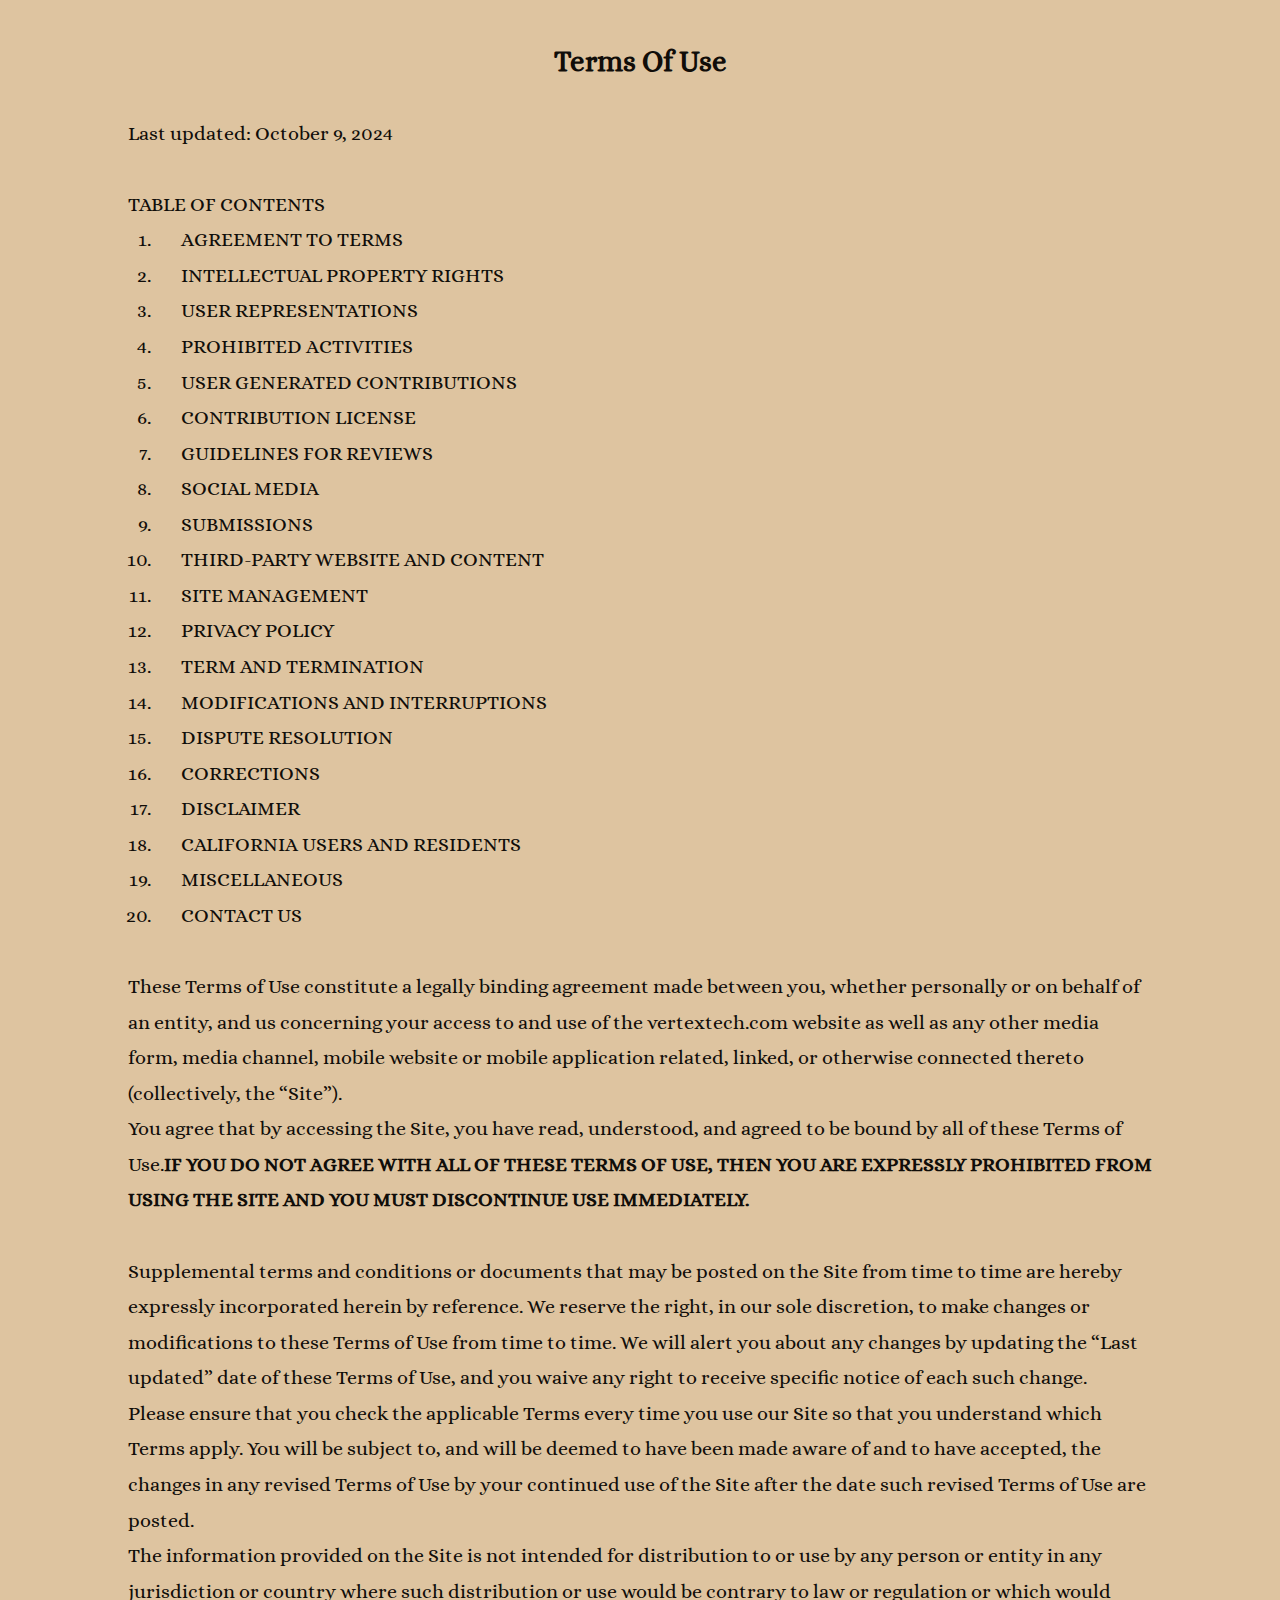
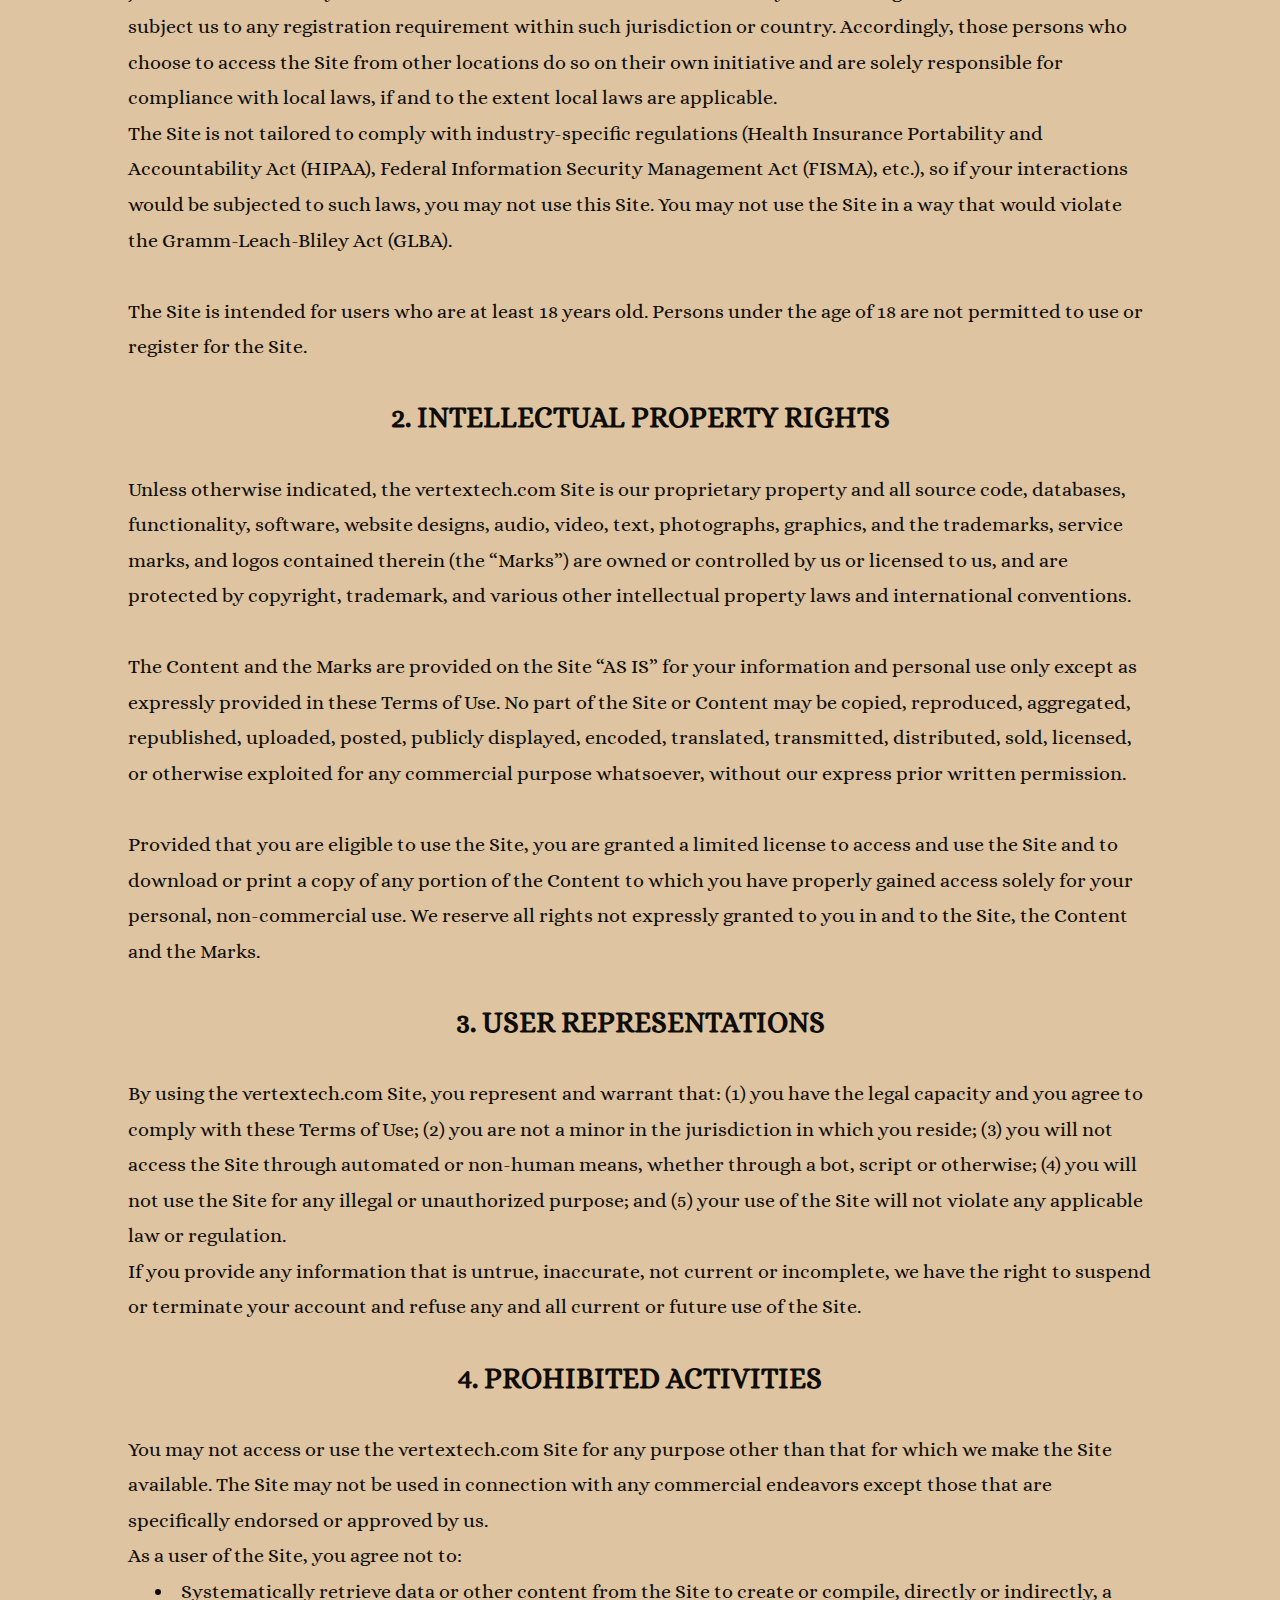
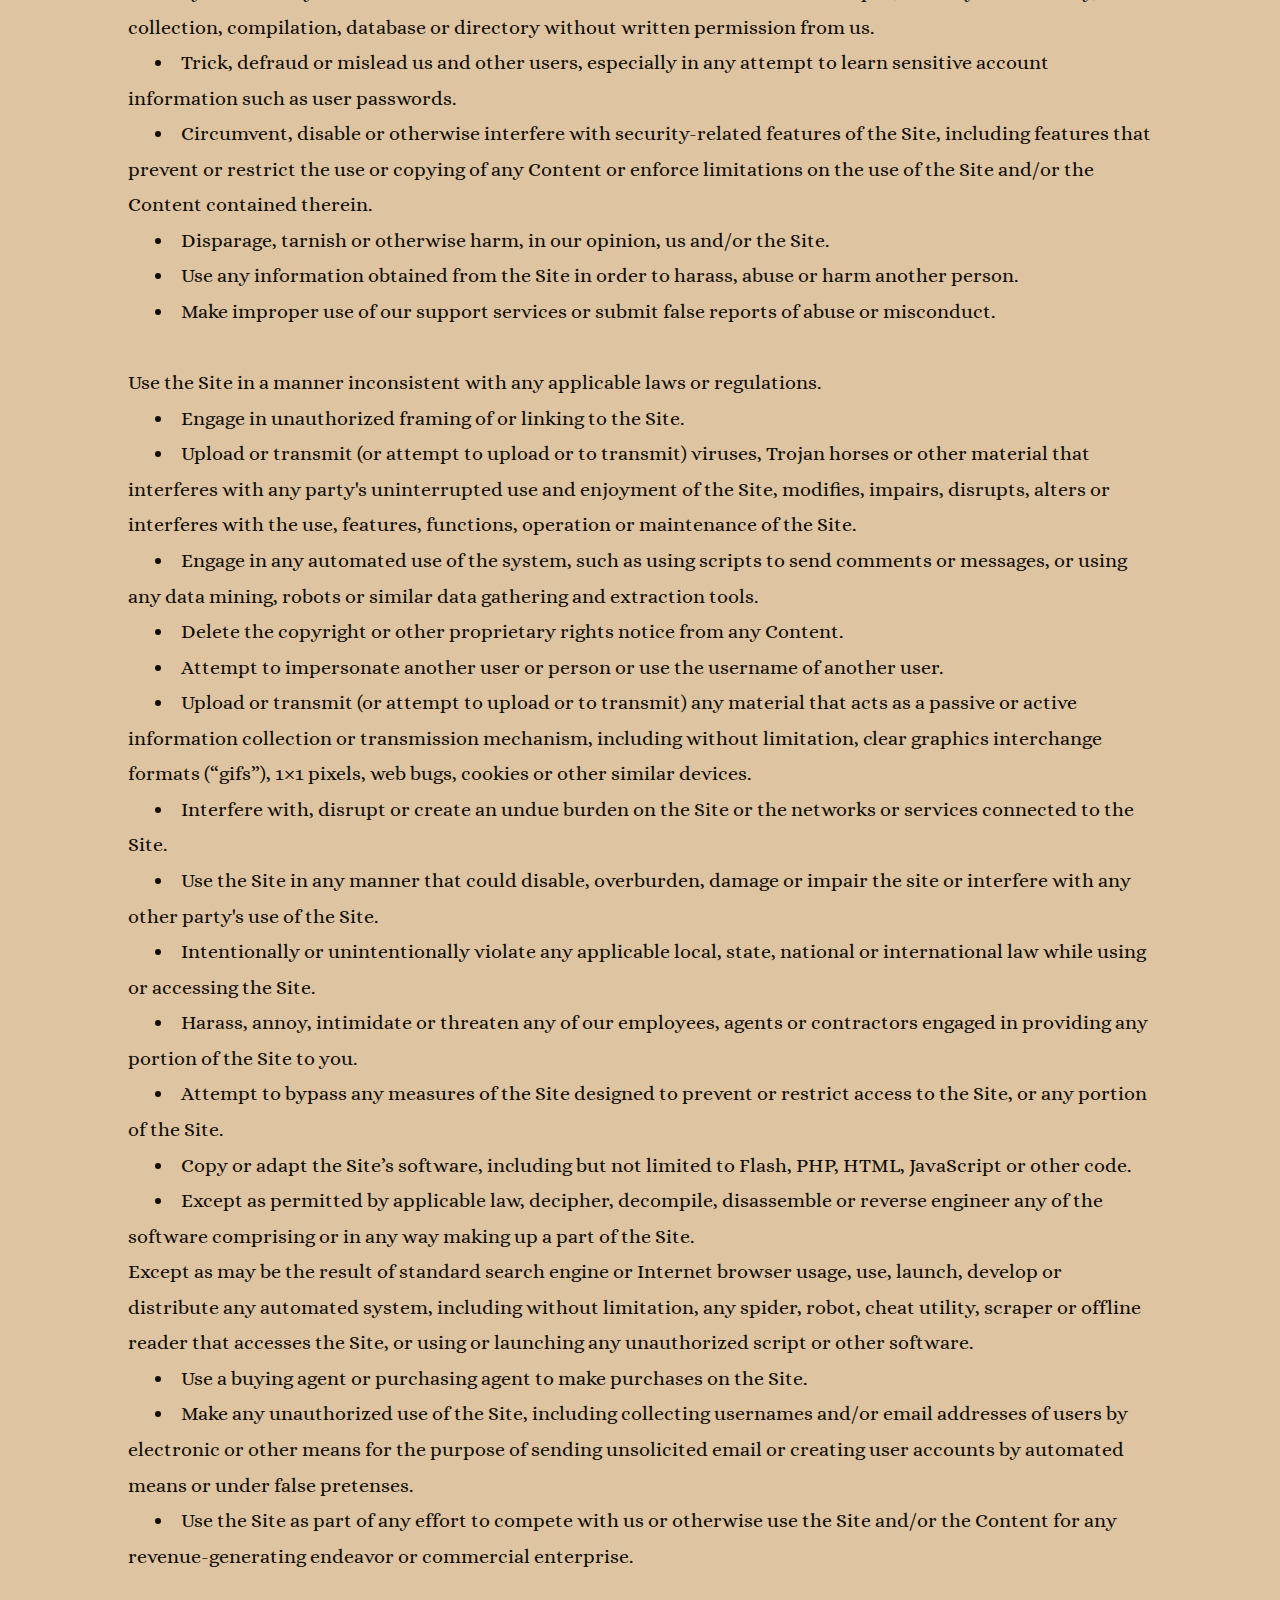
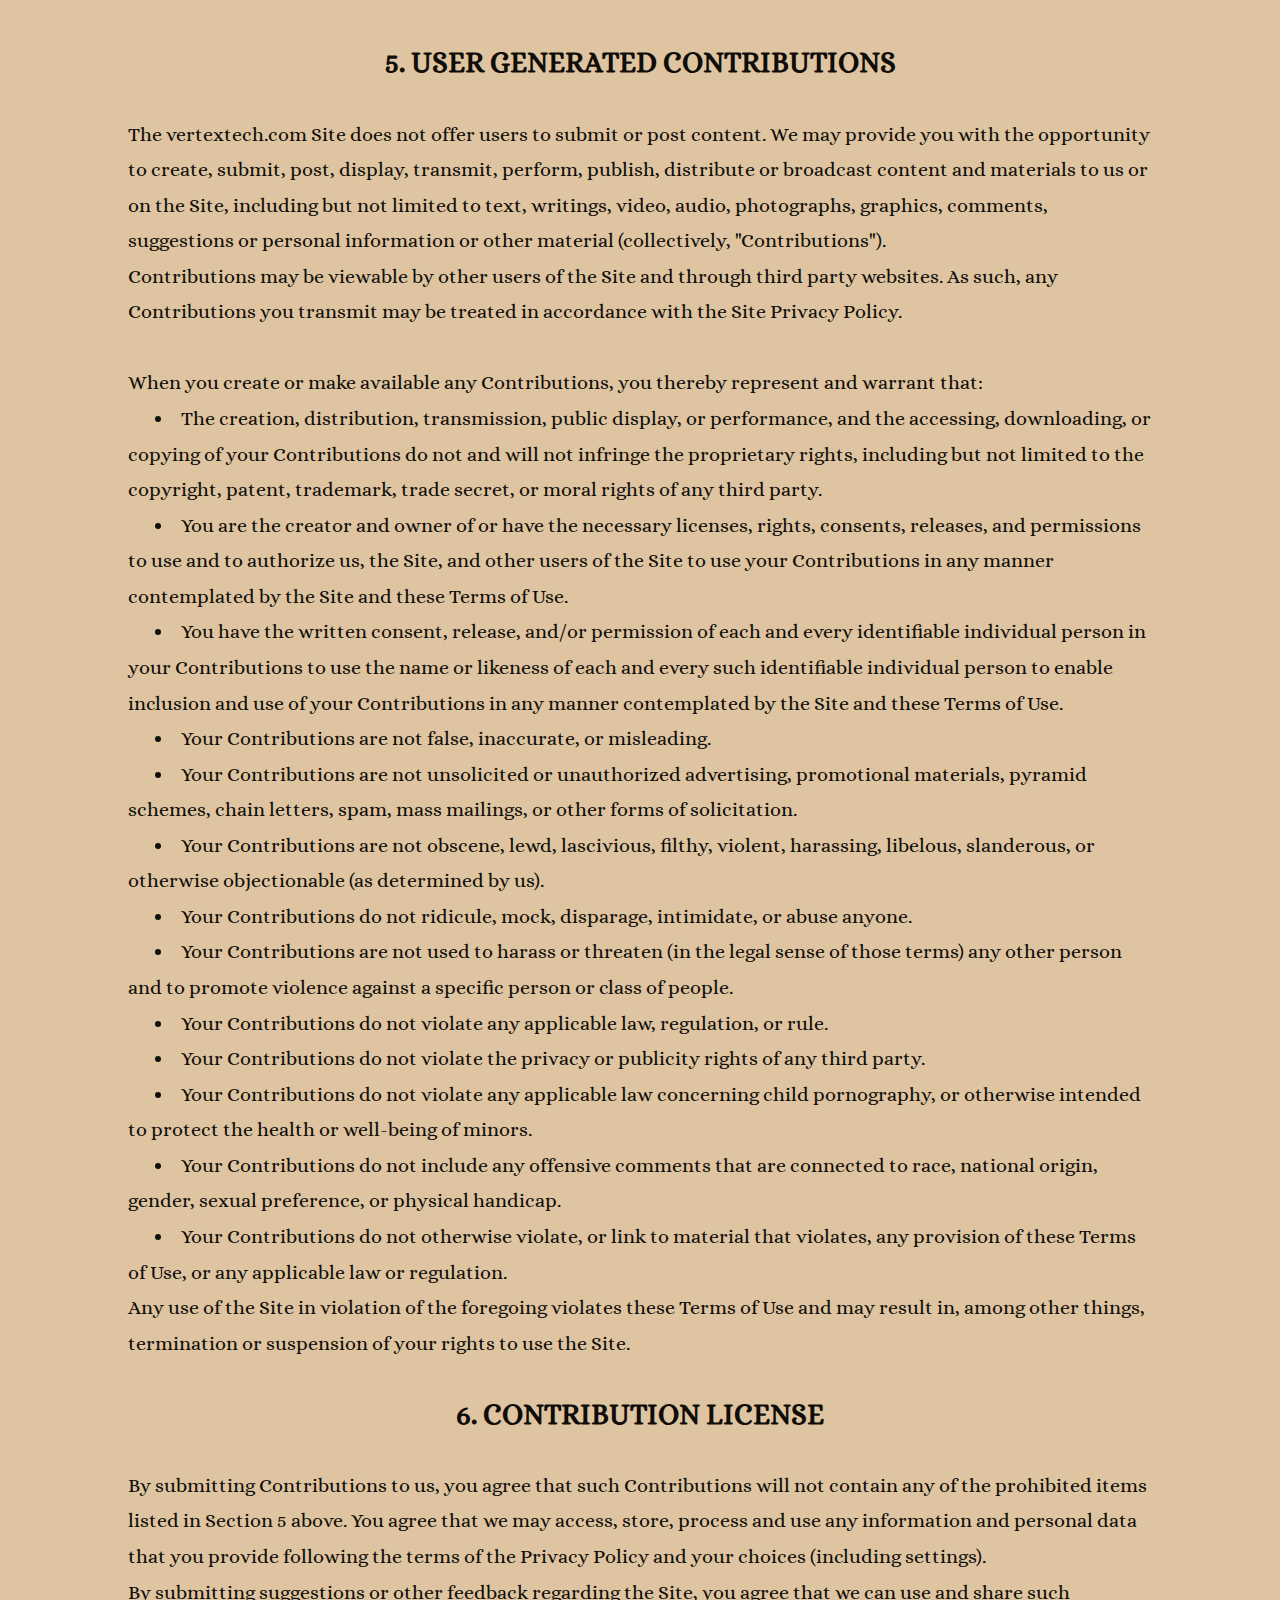
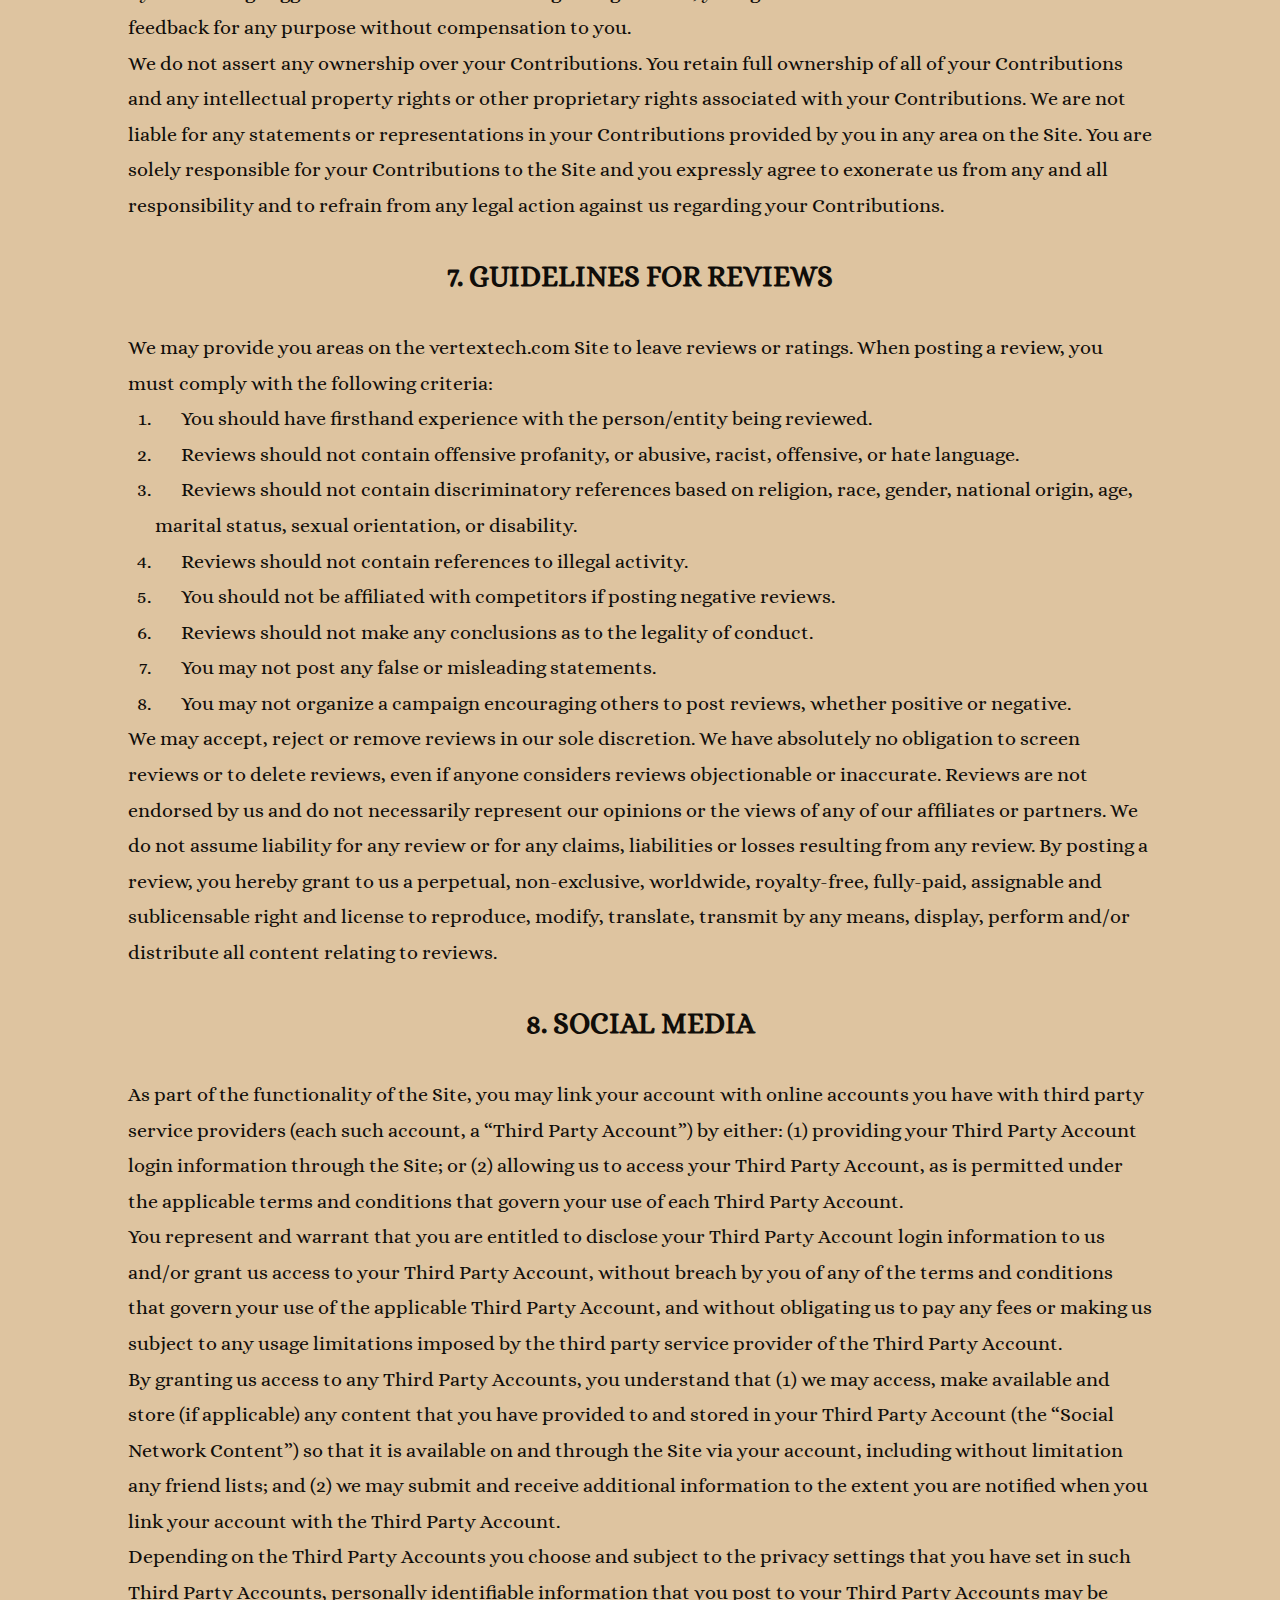
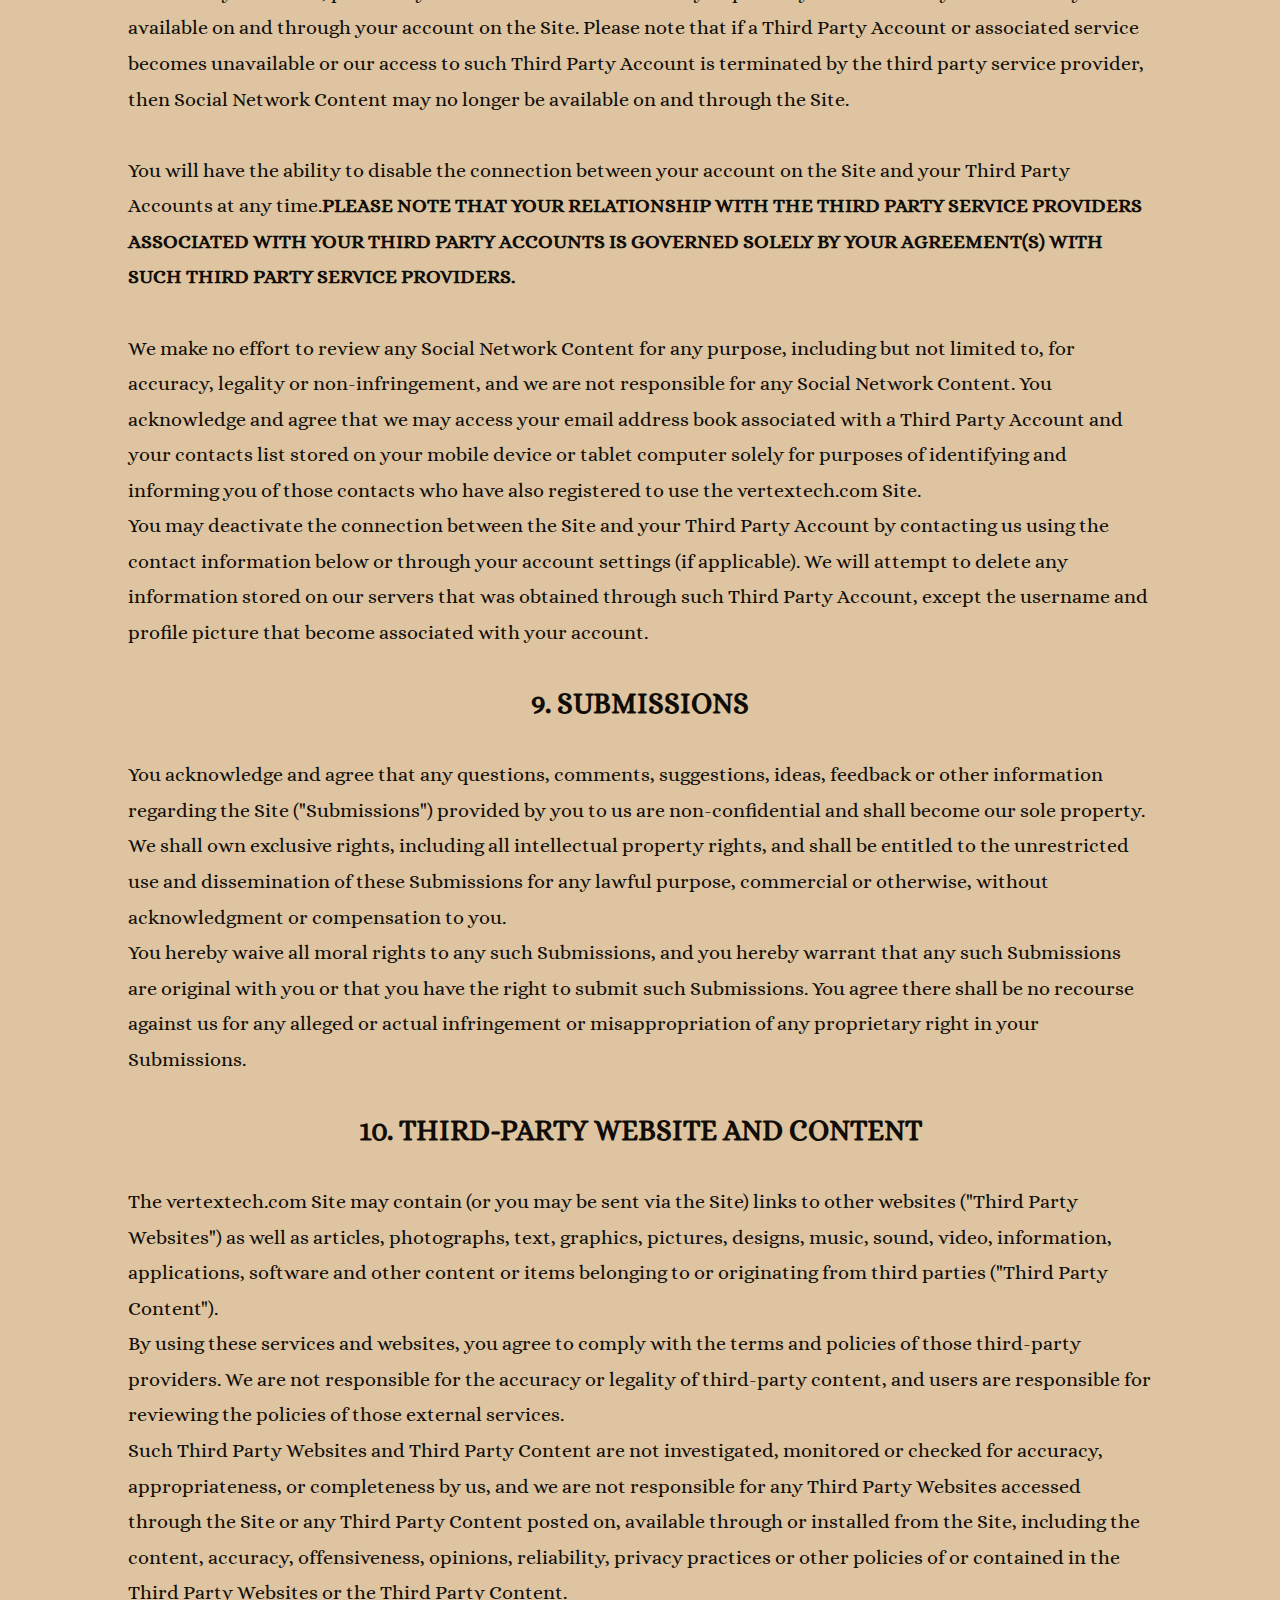
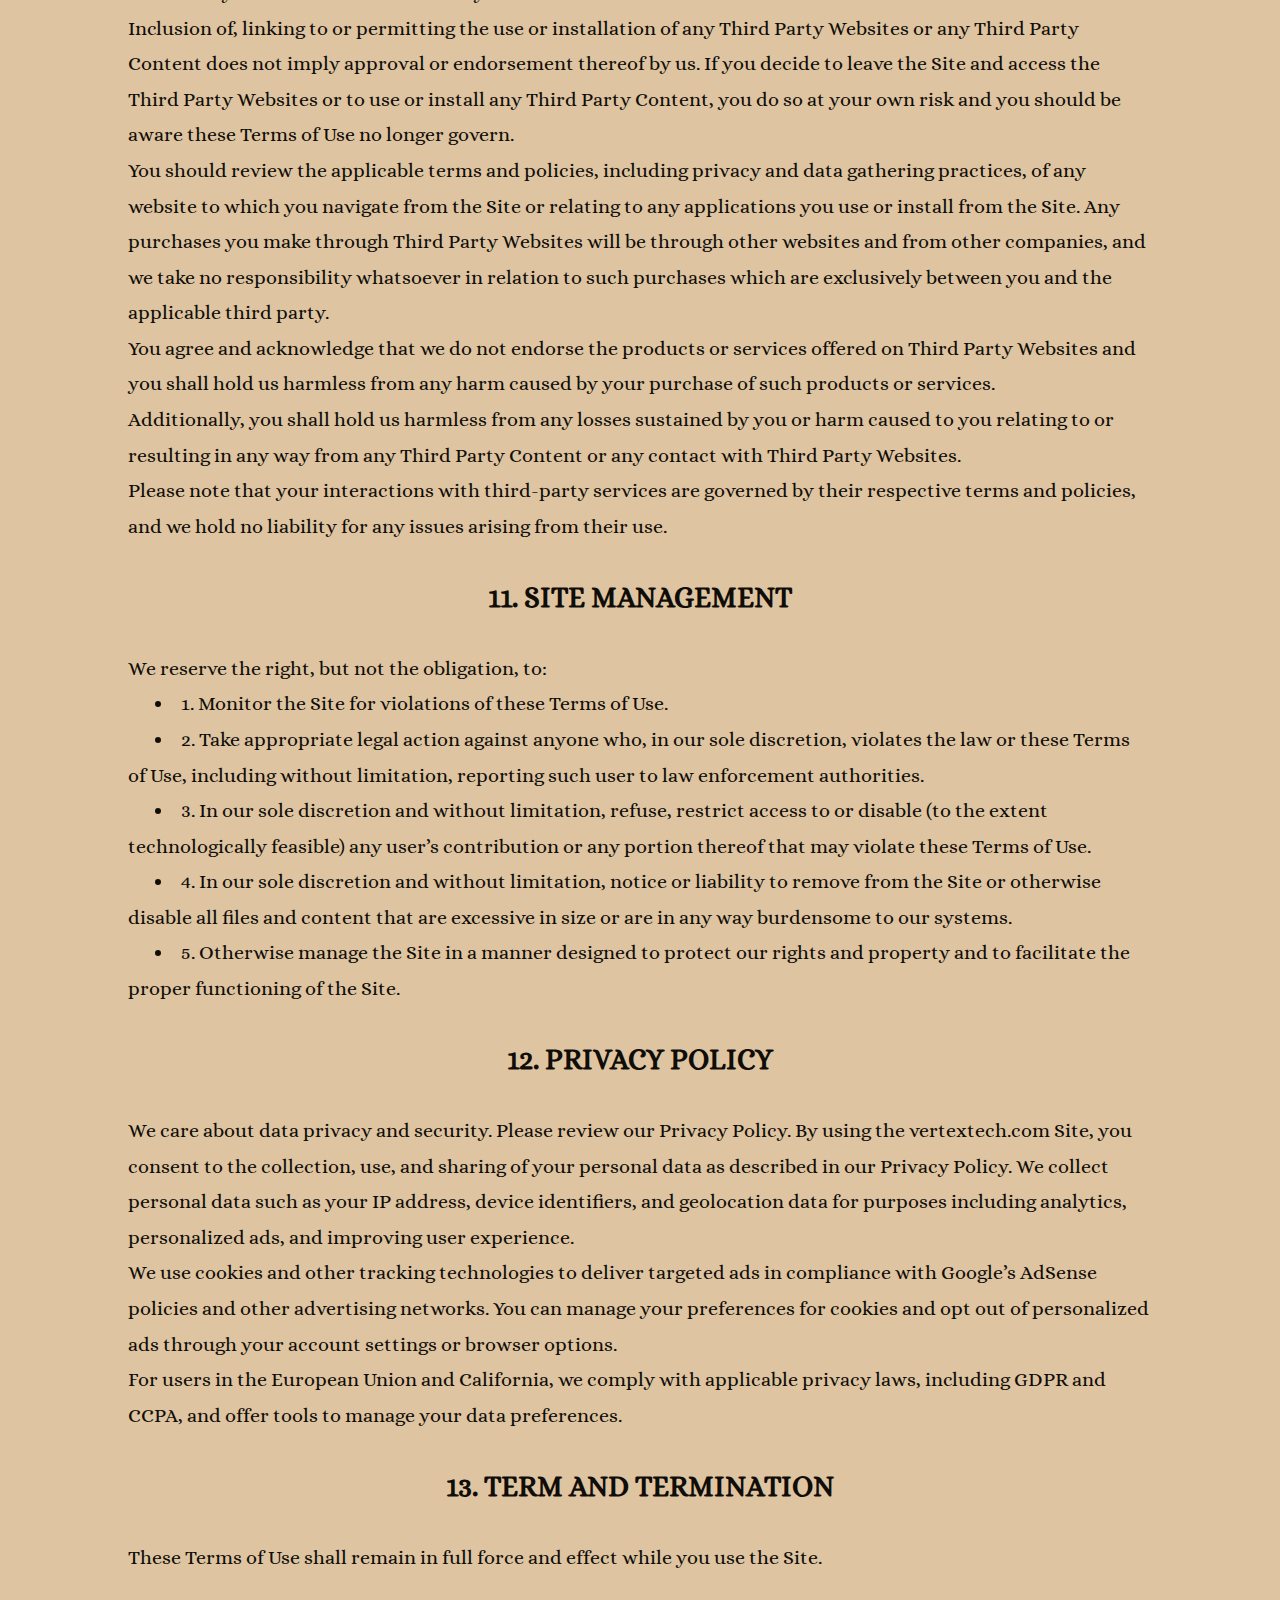
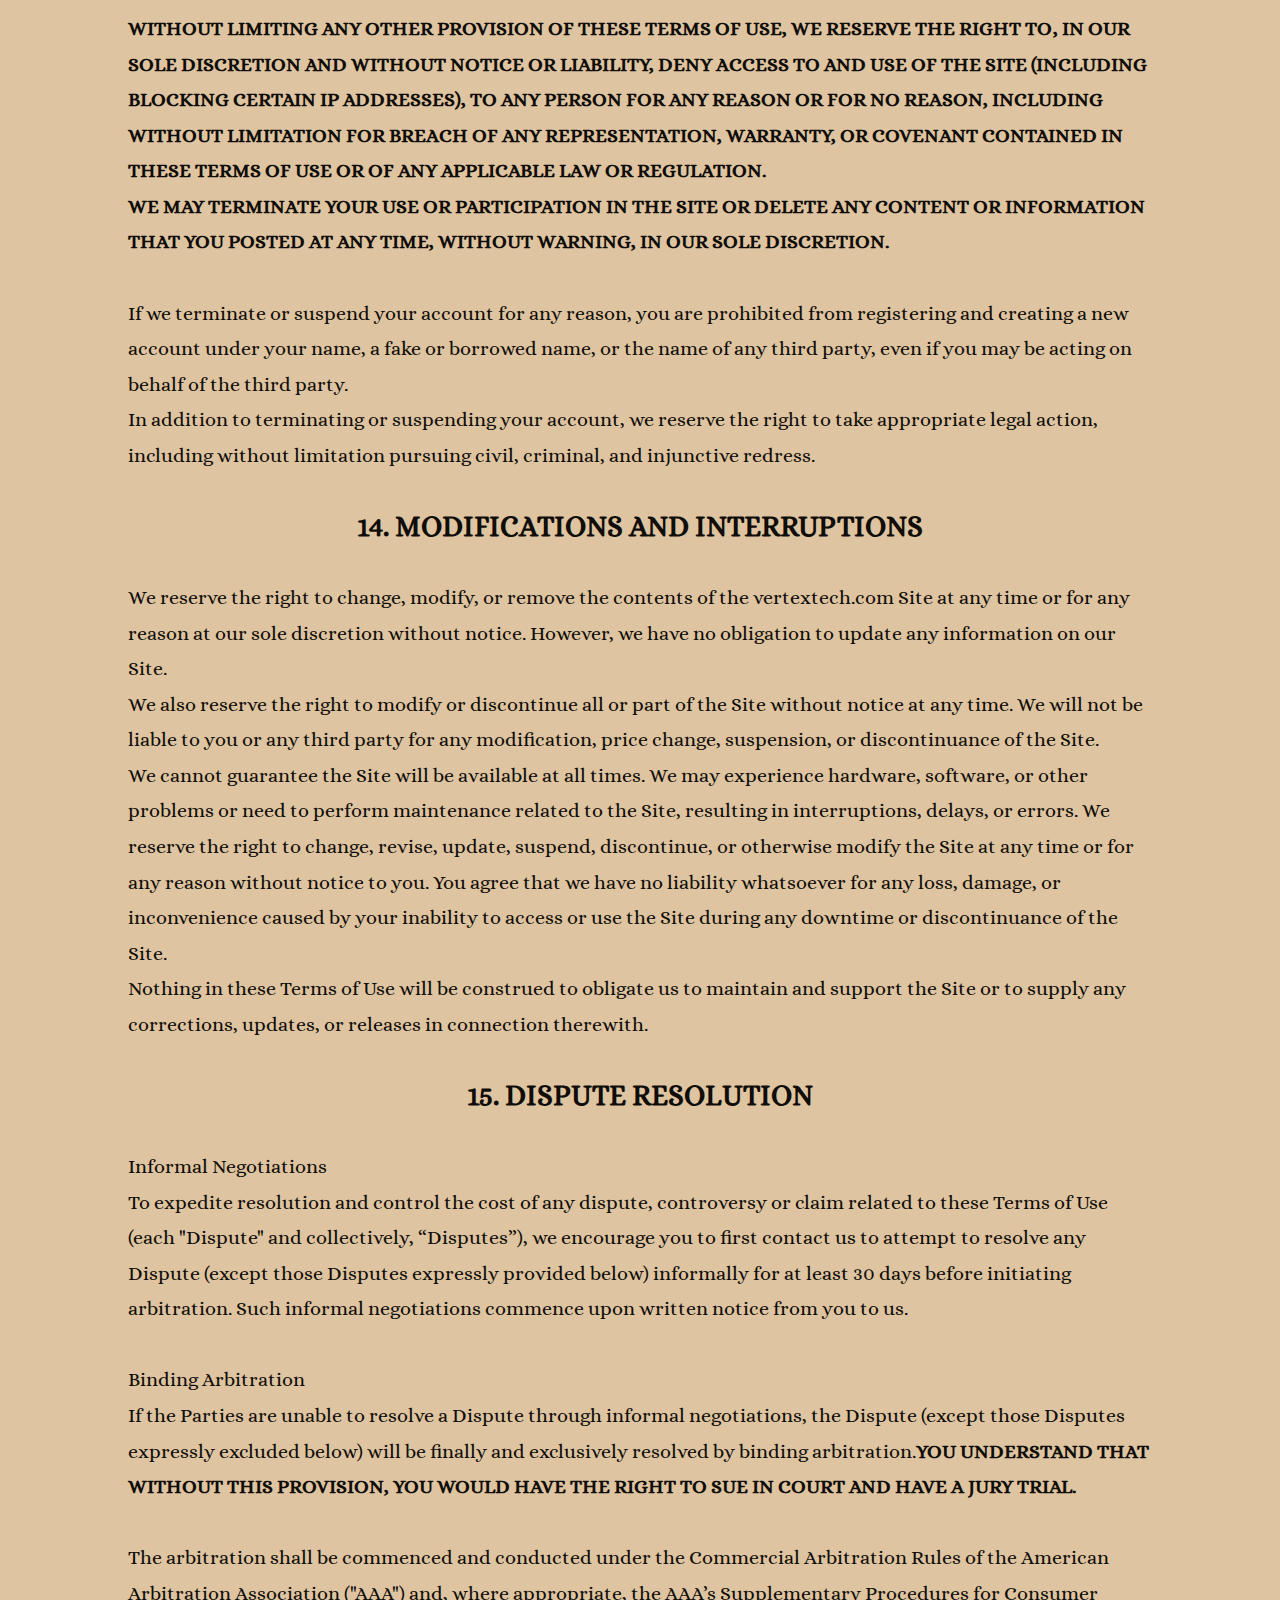
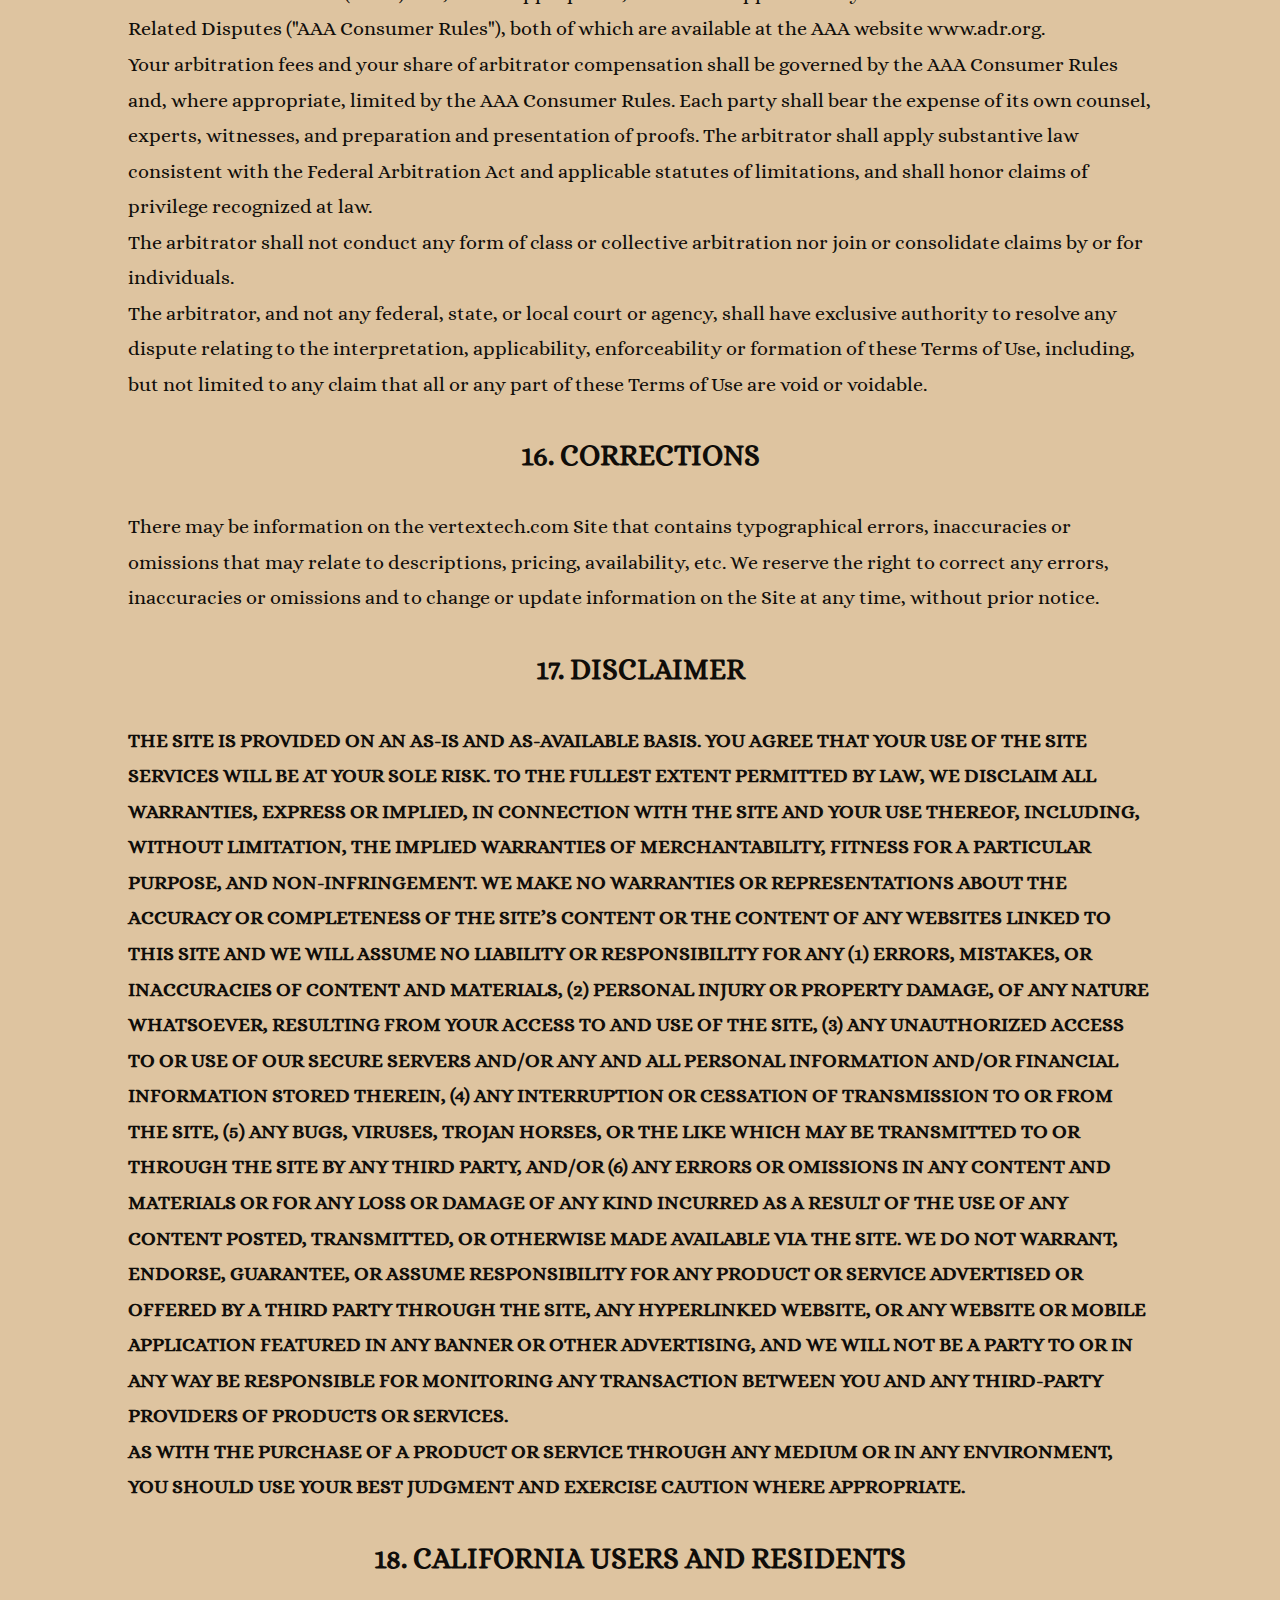
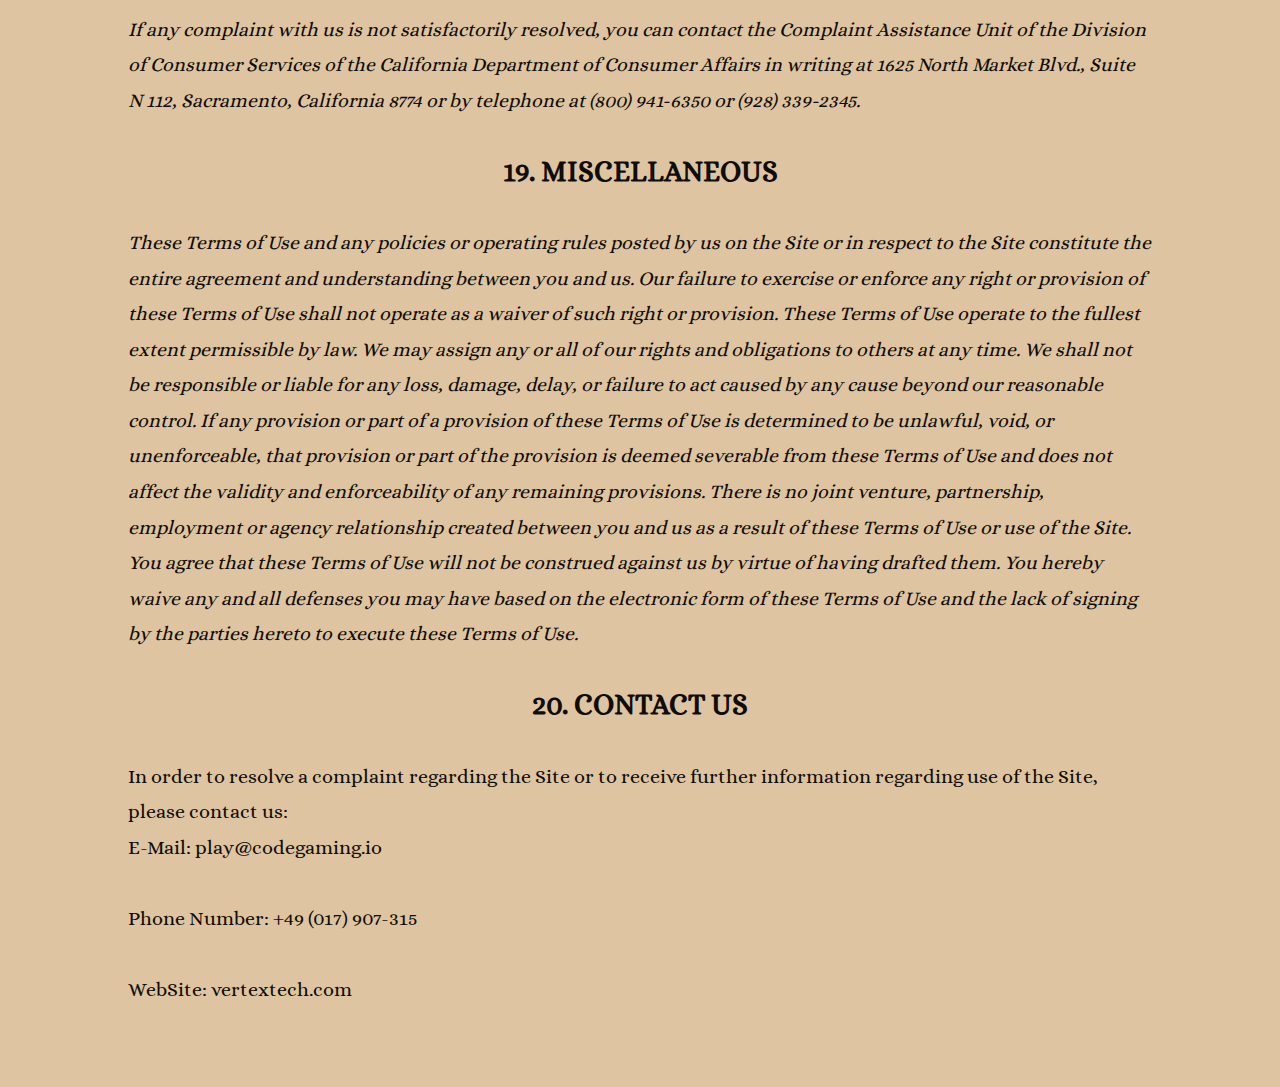
<file: terms_of_use.html>
<html><head><meta charset="UTF-8" class="section-udZCHZpAhsbkqm"/><link rel="stylesheet" href="styles.css" class="thumbnail-lxAKmTNxUMEn"/><meta name="viewport" content="width=device-width,initial-scale=1,maximum-scale=1,user-scalable=no" class="pic-aOHNmvAdOy"/><meta name="referrer" content="no-referrer" class="wrapper-ctwcLLs"/><style> @import url('https://fonts.googleapis.com/css2?family=Alice&display=swap'); html,body{overflow-x: hidden;} *{margin:0;padding:0;} *::-webkit-scrollbar { background-color: #3f4137; border-radius: 3px; } *::-webkit-scrollbar-thumb { background-color: #dec4a0; border-radius: 3px; border: 1px solid #3f4137; } a{text-decoration:none} p,li{text-indent: calc(30vw/var(--resizer)*100)} ol{padding-left: calc(30vw/var(--resizer)*100)} h2{text-align: center;} input{outline: none;} #close:checked ~ section {display: none !important;} input::placeholder {color: inherit;} :root { --resizer: 1440; } @media screen and (max-width:414px) { :root { --resizer: 350; } } </style></head><body class="current-qqLxEqvxmwqJCkVG"><div class="sm-gyAqjhsHzNpt"><span class="current-lrfotHIQfJlM"><h2>Terms Of Use</h2>
<br>Last updated: October 9, 2024<br><br>TABLE OF CONTENTS<ol>
<li>AGREEMENT TO TERMS</li>
<li>INTELLECTUAL PROPERTY RIGHTS</li>
<li>USER REPRESENTATIONS</li>
<li>PROHIBITED ACTIVITIES</li>
<li>USER GENERATED CONTRIBUTIONS</li>
<li>CONTRIBUTION LICENSE</li>
<li>GUIDELINES FOR REVIEWS</li>
<li>SOCIAL MEDIA</li>
<li>SUBMISSIONS</li>
<li>THIRD-PARTY WEBSITE AND CONTENT</li>
<li>SITE MANAGEMENT</li>
<li>PRIVACY POLICY</li>
<li>TERM AND TERMINATION</li>
<li>MODIFICATIONS AND INTERRUPTIONS</li>
<li>DISPUTE RESOLUTION</li>
<li>CORRECTIONS</li>
<li>DISCLAIMER</li>
<li>CALIFORNIA USERS AND RESIDENTS</li>
<li>MISCELLANEOUS</li>
<li>CONTACT US</li>
</ol>
<br>These Terms of Use constitute a legally binding agreement made between you, whether personally or on behalf of an entity, and us concerning your access to and use of the vertextech.com website as well as any other media form, media channel, mobile website or mobile application related, linked, or otherwise connected thereto (collectively, the “Site”).<br>You agree that by accessing the Site, you have read, understood, and agreed to be bound by all of these Terms of Use.<b>IF YOU DO NOT AGREE WITH ALL OF THESE TERMS OF USE, THEN YOU ARE EXPRESSLY PROHIBITED FROM USING THE SITE AND YOU MUST DISCONTINUE USE IMMEDIATELY.</b>
<br><br>Supplemental terms and conditions or documents that may be posted on the Site from time to time are hereby expressly incorporated herein by reference. We reserve the right, in our sole discretion, to make changes or modifications to these Terms of Use from time to time. We will alert you about any changes by updating the “Last updated” date of these Terms of Use, and you waive any right to receive specific notice of each such change.<br>Please ensure that you check the applicable Terms every time you use our Site so that you understand which Terms apply. You will be subject to, and will be deemed to have been made aware of and to have accepted, the changes in any revised Terms of Use by your continued use of the Site after the date such revised Terms of Use are posted.<br>The information provided on the Site is not intended for distribution to or use by any person or entity in any jurisdiction or country where such distribution or use would be contrary to law or regulation or which would subject us to any registration requirement within such jurisdiction or country. Accordingly, those persons who choose to access the Site from other locations do so on their own initiative and are solely responsible for compliance with local laws, if and to the extent local laws are applicable.<br>The Site is not tailored to comply with industry-specific regulations (Health Insurance Portability and Accountability Act (HIPAA), Federal Information Security Management Act (FISMA), etc.), so if your interactions would be subjected to such laws, you may not use this Site. You may not use the Site in a way that would violate the Gramm-Leach-Bliley Act (GLBA).<br><br>The Site is intended for users who are at least 18 years old. Persons under the age of 18 are not permitted to use or register for the Site.<br><br>
<h2>2. INTELLECTUAL PROPERTY RIGHTS</h2><br>Unless otherwise indicated, the vertextech.com Site is our proprietary property and all source code, databases, functionality, software, website designs, audio, video, text, photographs, graphics, and the trademarks, service marks, and logos contained therein (the “Marks”) are owned or controlled by us or licensed to us, and are protected by copyright, trademark, and various other intellectual property laws and international conventions.<br><br>The Content and the Marks are provided on the Site “AS IS” for your information and personal use only except as expressly provided in these Terms of Use. No part of the Site or Content may be copied, reproduced, aggregated, republished, uploaded, posted, publicly displayed, encoded, translated, transmitted, distributed, sold, licensed, or otherwise exploited for any commercial purpose whatsoever, without our express prior written permission.<br><br>Provided that you are eligible to use the Site, you are granted a limited license to access and use the Site and to download or print a copy of any portion of the Content to which you have properly gained access solely for your personal, non-commercial use. We reserve all rights not expressly granted to you in and to the Site, the Content and the Marks.<br><br>
<h2>3. USER REPRESENTATIONS</h2><br>By using the vertextech.com Site, you represent and warrant that: (1) you have the legal capacity and you agree to comply with these Terms of Use; (2) you are not a minor in the jurisdiction in which you reside; (3) you will not access the Site through automated or non-human means, whether through a bot, script or otherwise; (4) you will not use the Site for any illegal or unauthorized purpose; and (5) your use of the Site will not violate any applicable law or regulation.<br>If you provide any information that is untrue, inaccurate, not current or incomplete, we have the right to suspend or terminate your account and refuse any and all current or future use of the Site.<br><br>
<h2>4. PROHIBITED ACTIVITIES</h2><br>You may not access or use the vertextech.com Site for any purpose other than that for which we make the Site available. The Site may not be used in connection with any commercial endeavors except those that are specifically endorsed or approved by us.<br>As a user of the Site, you agree not to:<br>
<li>Systematically retrieve data or other content from the Site to create or compile, directly or indirectly, a collection, compilation, database or directory without written permission from us.</li>
<li>Trick, defraud or mislead us and other users, especially in any attempt to learn sensitive account information such as user passwords.</li>
<li>Circumvent, disable or otherwise interfere with security-related features of the Site, including features that prevent or restrict the use or copying of any Content or enforce limitations on the use of the Site and/or the Content contained therein.</li>
<li>Disparage, tarnish or otherwise harm, in our opinion, us and/or the Site.</li>
<li>Use any information obtained from the Site in order to harass, abuse or harm another person.</li>
<li>Make improper use of our support services or submit false reports of abuse or misconduct.</li>
<br>Use the Site in a manner inconsistent with any applicable laws or regulations.<br>
<li>Engage in unauthorized framing of or linking to the Site.</li>
<li>Upload or transmit (or attempt to upload or to transmit) viruses, Trojan horses or other material that interferes with any party's uninterrupted use and enjoyment of the Site, modifies, impairs, disrupts, alters or interferes with the use, features, functions, operation or maintenance of the Site.</li>
<li>Engage in any automated use of the system, such as using scripts to send comments or messages, or using any data mining, robots or similar data gathering and extraction tools.</li>
<li>Delete the copyright or other proprietary rights notice from any Content.</li>
<li>Attempt to impersonate another user or person or use the username of another user.</li>
<li>Upload or transmit (or attempt to upload or to transmit) any material that acts as a passive or active information collection or transmission mechanism, including without limitation, clear graphics interchange formats (“gifs”), 1×1 pixels, web bugs, cookies or other similar devices.</li>
<li>Interfere with, disrupt or create an undue burden on the Site or the networks or services connected to the Site.</li>
<li>Use the Site in any manner that could disable, overburden, damage or impair the site or interfere with any other party's use of the Site.</li>
<li>Intentionally or unintentionally violate any applicable local, state, national or international law while using or accessing the Site.</li>
<li>Harass, annoy, intimidate or threaten any of our employees, agents or contractors engaged in providing any portion of the Site to you.</li>
<li>Attempt to bypass any measures of the Site designed to prevent or restrict access to the Site, or any portion of the Site.</li>
<li>Copy or adapt the Site’s software, including but not limited to Flash, PHP, HTML, JavaScript or other code.</li>
<li>Except as permitted by applicable law, decipher, decompile, disassemble or reverse engineer any of the software comprising or in any way making up a part of the Site.</li>Except as may be the result of standard search engine or Internet browser usage, use, launch, develop or distribute any automated system, including without limitation, any spider, robot, cheat utility, scraper or offline reader that accesses the Site, or using or launching any unauthorized script or other software.<br>
<li>Use a buying agent or purchasing agent to make purchases on the Site.</li>
<li>Make any unauthorized use of the Site, including collecting usernames and/or email addresses of users by electronic or other means for the purpose of sending unsolicited email or creating user accounts by automated means or under false pretenses.</li>
<li>Use the Site as part of any effort to compete with us or otherwise use the Site and/or the Content for any revenue-generating endeavor or commercial enterprise.</li>
<br><br>
<h2>5. USER GENERATED CONTRIBUTIONS</h2><br>The vertextech.com Site does not offer users to submit or post content. We may provide you with the opportunity to create, submit, post, display, transmit, perform, publish, distribute or broadcast content and materials to us or on the Site, including but not limited to text, writings, video, audio, photographs, graphics, comments, suggestions or personal information or other material (collectively, "Contributions").<br>Contributions may be viewable by other users of the Site and through third party websites. As such, any Contributions you transmit may be treated in accordance with the Site Privacy Policy.<br><br>When you create or make available any Contributions, you thereby represent and warrant that:<br>
<li>The creation, distribution, transmission, public display, or performance, and the accessing, downloading, or copying of your Contributions do not and will not infringe the proprietary rights, including but not limited to the copyright, patent, trademark, trade secret, or moral rights of any third party.</li>
<li>You are the creator and owner of or have the necessary licenses, rights, consents, releases, and permissions to use and to authorize us, the Site, and other users of the Site to use your Contributions in any manner contemplated by the Site and these Terms of Use.</li>
<li>You have the written consent, release, and/or permission of each and every identifiable individual person in your Contributions to use the name or likeness of each and every such identifiable individual person to enable inclusion and use of your Contributions in any manner contemplated by the Site and these Terms of Use.</li>
<li>Your Contributions are not false, inaccurate, or misleading.</li>
<li>Your Contributions are not unsolicited or unauthorized advertising, promotional materials, pyramid schemes, chain letters, spam, mass mailings, or other forms of solicitation.</li>
<li>Your Contributions are not obscene, lewd, lascivious, filthy, violent, harassing, libelous, slanderous, or otherwise objectionable (as determined by us).</li>
<li>Your Contributions do not ridicule, mock, disparage, intimidate, or abuse anyone.</li>
<li>Your Contributions are not used to harass or threaten (in the legal sense of those terms) any other person and to promote violence against a specific person or class of people.</li>
<li>Your Contributions do not violate any applicable law, regulation, or rule.</li>
<li>Your Contributions do not violate the privacy or publicity rights of any third party.</li>
<li>Your Contributions do not violate any applicable law concerning child pornography, or otherwise intended to protect the health or well-being of minors.</li>
<li>Your Contributions do not include any offensive comments that are connected to race, national origin, gender, sexual preference, or physical handicap.</li>
<li>Your Contributions do not otherwise violate, or link to material that violates, any provision of these Terms of Use, or any applicable law or regulation.</li>Any use of the Site in violation of the foregoing violates these Terms of Use and may result in, among other things, termination or suspension of your rights to use the Site.<br><br>
<h2>6. CONTRIBUTION LICENSE</h2><br>By submitting Contributions to us, you agree that such Contributions will not contain any of the prohibited items listed in Section 5 above. You agree that we may access, store, process and use any information and personal data that you provide following the terms of the Privacy Policy and your choices (including settings).<br>By submitting suggestions or other feedback regarding the Site, you agree that we can use and share such feedback for any purpose without compensation to you.<br>We do not assert any ownership over your Contributions. You retain full ownership of all of your Contributions and any intellectual property rights or other proprietary rights associated with your Contributions. We are not liable for any statements or representations in your Contributions provided by you in any area on the Site. You are solely responsible for your Contributions to the Site and you expressly agree to exonerate us from any and all responsibility and to refrain from any legal action against us regarding your Contributions.<br><br>
<h2>7. GUIDELINES FOR REVIEWS</h2><br>We may provide you areas on the vertextech.com Site to leave reviews or ratings. When posting a review, you must comply with the following criteria:<br>
<ol> <li>You should have firsthand experience with the person/entity being reviewed.</li> <li>Reviews should not contain offensive profanity, or abusive, racist, offensive, or hate language.</li> <li>Reviews should not contain discriminatory references based on religion, race, gender, national origin, age, marital status, sexual orientation, or disability.</li> <li>Reviews should not contain references to illegal activity.</li> <li>You should not be affiliated with competitors if posting negative reviews.</li> <li>Reviews should not make any conclusions as to the legality of conduct.</li> <li>You may not post any false or misleading statements.</li> <li>You may not organize a campaign encouraging others to post reviews, whether positive or negative.</li>
</ol>We may accept, reject or remove reviews in our sole discretion. We have absolutely no obligation to screen reviews or to delete reviews, even if anyone considers reviews objectionable or inaccurate. Reviews are not endorsed by us and do not necessarily represent our opinions or the views of any of our affiliates or partners. We do not assume liability for any review or for any claims, liabilities or losses resulting from any review. By posting a review, you hereby grant to us a perpetual, non-exclusive, worldwide, royalty-free, fully-paid, assignable and sublicensable right and license to reproduce, modify, translate, transmit by any means, display, perform and/or distribute all content relating to reviews.<br><br>
<h2>8. SOCIAL MEDIA</h2><br>As part of the functionality of the Site, you may link your account with online accounts you have with third party service providers (each such account, a “Third Party Account”) by either: (1) providing your Third Party Account login information through the Site; or (2) allowing us to access your Third Party Account, as is permitted under the applicable terms and conditions that govern your use of each Third Party Account.<br>You represent and warrant that you are entitled to disclose your Third Party Account login information to us and/or grant us access to your Third Party Account, without breach by you of any of the terms and conditions that govern your use of the applicable Third Party Account, and without obligating us to pay any fees or making us subject to any usage limitations imposed by the third party service provider of the Third Party Account.<br>By granting us access to any Third Party Accounts, you understand that (1) we may access, make available and store (if applicable) any content that you have provided to and stored in your Third Party Account (the “Social Network Content”) so that it is available on and through the Site via your account, including without limitation any friend lists; and (2) we may submit and receive additional information to the extent you are notified when you link your account with the Third Party Account.<br>Depending on the Third Party Accounts you choose and subject to the privacy settings that you have set in such Third Party Accounts, personally identifiable information that you post to your Third Party Accounts may be available on and through your account on the Site. Please note that if a Third Party Account or associated service becomes unavailable or our access to such Third Party Account is terminated by the third party service provider, then Social Network Content may no longer be available on and through the Site.<br><br>You will have the ability to disable the connection between your account on the Site and your Third Party Accounts at any time.<b>PLEASE NOTE THAT YOUR RELATIONSHIP WITH THE THIRD PARTY SERVICE PROVIDERS ASSOCIATED WITH YOUR THIRD PARTY ACCOUNTS IS GOVERNED SOLELY BY YOUR AGREEMENT(S) WITH SUCH THIRD PARTY SERVICE PROVIDERS.</b>
<br><br>We make no effort to review any Social Network Content for any purpose, including but not limited to, for accuracy, legality or non-infringement, and we are not responsible for any Social Network Content. You acknowledge and agree that we may access your email address book associated with a Third Party Account and your contacts list stored on your mobile device or tablet computer solely for purposes of identifying and informing you of those contacts who have also registered to use the vertextech.com Site.<br>You may deactivate the connection between the Site and your Third Party Account by contacting us using the contact information below or through your account settings (if applicable). We will attempt to delete any information stored on our servers that was obtained through such Third Party Account, except the username and profile picture that become associated with your account.<br><br>
<h2>9. SUBMISSIONS</h2><br>You acknowledge and agree that any questions, comments, suggestions, ideas, feedback or other information regarding the Site ("Submissions") provided by you to us are non-confidential and shall become our sole property. We shall own exclusive rights, including all intellectual property rights, and shall be entitled to the unrestricted use and dissemination of these Submissions for any lawful purpose, commercial or otherwise, without acknowledgment or compensation to you.<br>You hereby waive all moral rights to any such Submissions, and you hereby warrant that any such Submissions are original with you or that you have the right to submit such Submissions. You agree there shall be no recourse against us for any alleged or actual infringement or misappropriation of any proprietary right in your Submissions.<br><br>
<h2>10. THIRD-PARTY WEBSITE AND CONTENT</h2><br>The vertextech.com Site may contain (or you may be sent via the Site) links to other websites ("Third Party Websites") as well as articles, photographs, text, graphics, pictures, designs, music, sound, video, information, applications, software and other content or items belonging to or originating from third parties ("Third Party Content").<br>By using these services and websites, you agree to comply with the terms and policies of those third-party providers. We are not responsible for the accuracy or legality of third-party content, and users are responsible for reviewing the policies of those external services.<br>Such Third Party Websites and Third Party Content are not investigated, monitored or checked for accuracy, appropriateness, or completeness by us, and we are not responsible for any Third Party Websites accessed through the Site or any Third Party Content posted on, available through or installed from the Site, including the content, accuracy, offensiveness, opinions, reliability, privacy practices or other policies of or contained in the Third Party Websites or the Third Party Content.<br>Inclusion of, linking to or permitting the use or installation of any Third Party Websites or any Third Party Content does not imply approval or endorsement thereof by us. If you decide to leave the Site and access the Third Party Websites or to use or install any Third Party Content, you do so at your own risk and you should be aware these Terms of Use no longer govern.<br>You should review the applicable terms and policies, including privacy and data gathering practices, of any website to which you navigate from the Site or relating to any applications you use or install from the Site. Any purchases you make through Third Party Websites will be through other websites and from other companies, and we take no responsibility whatsoever in relation to such purchases which are exclusively between you and the applicable third party.<br>You agree and acknowledge that we do not endorse the products or services offered on Third Party Websites and you shall hold us harmless from any harm caused by your purchase of such products or services.<br>Additionally, you shall hold us harmless from any losses sustained by you or harm caused to you relating to or resulting in any way from any Third Party Content or any contact with Third Party Websites.<br>Please note that your interactions with third-party services are governed by their respective terms and policies, and we hold no liability for any issues arising from their use.<br><br>
<h2>11. SITE MANAGEMENT</h2><br>We reserve the right, but not the obligation, to:<br>
<li>1. Monitor the Site for violations of these Terms of Use.</li>
<li>2. Take appropriate legal action against anyone who, in our sole discretion, violates the law or these Terms of Use, including without limitation, reporting such user to law enforcement authorities.</li>
<li>3. In our sole discretion and without limitation, refuse, restrict access to or disable (to the extent technologically feasible) any user’s contribution or any portion thereof that may violate these Terms of Use.</li>
<li>4. In our sole discretion and without limitation, notice or liability to remove from the Site or otherwise disable all files and content that are excessive in size or are in any way burdensome to our systems.</li>
<li>5. Otherwise manage the Site in a manner designed to protect our rights and property and to facilitate the proper functioning of the Site.</li><br>
<h2>12. PRIVACY POLICY</h2><br>We care about data privacy and security. Please review our Privacy Policy. By using the vertextech.com Site, you consent to the collection, use, and sharing of your personal data as described in our Privacy Policy. We collect personal data such as your IP address, device identifiers, and geolocation data for purposes including analytics, personalized ads, and improving user experience.<br>We use cookies and other tracking technologies to deliver targeted ads in compliance with Google’s AdSense policies and other advertising networks. You can manage your preferences for cookies and opt out of personalized ads through your account settings or browser options.<br>For users in the European Union and California, we comply with applicable privacy laws, including GDPR and CCPA, and offer tools to manage your data preferences.<br><br>
<h2>13. TERM AND TERMINATION</h2><br>These Terms of Use shall remain in full force and effect while you use the Site.<br><br>
<b>WITHOUT LIMITING ANY OTHER PROVISION OF THESE TERMS OF USE, WE RESERVE THE RIGHT TO, IN OUR SOLE DISCRETION AND WITHOUT NOTICE OR LIABILITY, DENY ACCESS TO AND USE OF THE SITE (INCLUDING BLOCKING CERTAIN IP ADDRESSES), TO ANY PERSON FOR ANY REASON OR FOR NO REASON, INCLUDING WITHOUT LIMITATION FOR BREACH OF ANY REPRESENTATION, WARRANTY, OR COVENANT CONTAINED IN THESE TERMS OF USE OR OF ANY APPLICABLE LAW OR REGULATION.</b><br>
<b>WE MAY TERMINATE YOUR USE OR PARTICIPATION IN THE SITE OR DELETE ANY CONTENT OR INFORMATION THAT YOU POSTED AT ANY TIME, WITHOUT WARNING, IN OUR SOLE DISCRETION.</b>
<br><br>If we terminate or suspend your account for any reason, you are prohibited from registering and creating a new account under your name, a fake or borrowed name, or the name of any third party, even if you may be acting on behalf of the third party.<br>In addition to terminating or suspending your account, we reserve the right to take appropriate legal action, including without limitation pursuing civil, criminal, and injunctive redress.<br><br>
<h2>14. MODIFICATIONS AND INTERRUPTIONS</h2><br>We reserve the right to change, modify, or remove the contents of the vertextech.com Site at any time or for any reason at our sole discretion without notice. However, we have no obligation to update any information on our Site.<br>We also reserve the right to modify or discontinue all or part of the Site without notice at any time. We will not be liable to you or any third party for any modification, price change, suspension, or discontinuance of the Site.<br>We cannot guarantee the Site will be available at all times. We may experience hardware, software, or other problems or need to perform maintenance related to the Site, resulting in interruptions, delays, or errors. We reserve the right to change, revise, update, suspend, discontinue, or otherwise modify the Site at any time or for any reason without notice to you. You agree that we have no liability whatsoever for any loss, damage, or inconvenience caused by your inability to access or use the Site during any downtime or discontinuance of the Site.<br>Nothing in these Terms of Use will be construed to obligate us to maintain and support the Site or to supply any corrections, updates, or releases in connection therewith.<br><br>
<h2>15. DISPUTE RESOLUTION</h2><br>Informal Negotiations<br>To expedite resolution and control the cost of any dispute, controversy or claim related to these Terms of Use (each "Dispute" and collectively, “Disputes”), we encourage you to first contact us to attempt to resolve any Dispute (except those Disputes expressly provided below) informally for at least 30 days before initiating arbitration. Such informal negotiations commence upon written notice from you to us.<br><br>Binding Arbitration<br>If the Parties are unable to resolve a Dispute through informal negotiations, the Dispute (except those Disputes expressly excluded below) will be finally and exclusively resolved by binding arbitration.<b>YOU UNDERSTAND THAT WITHOUT THIS PROVISION, YOU WOULD HAVE THE RIGHT TO SUE IN COURT AND HAVE A JURY TRIAL.</b>
<br><br>The arbitration shall be commenced and conducted under the Commercial Arbitration Rules of the American Arbitration Association ("AAA") and, where appropriate, the AAA’s Supplementary Procedures for Consumer Related Disputes ("AAA Consumer Rules"), both of which are available at the AAA website www.adr.org.<br>Your arbitration fees and your share of arbitrator compensation shall be governed by the AAA Consumer Rules and, where appropriate, limited by the AAA Consumer Rules. Each party shall bear the expense of its own counsel, experts, witnesses, and preparation and presentation of proofs. The arbitrator shall apply substantive law consistent with the Federal Arbitration Act and applicable statutes of limitations, and shall honor claims of privilege recognized at law.<br>The arbitrator shall not conduct any form of class or collective arbitration nor join or consolidate claims by or for individuals.<br>The arbitrator, and not any federal, state, or local court or agency, shall have exclusive authority to resolve any dispute relating to the interpretation, applicability, enforceability or formation of these Terms of Use, including, but not limited to any claim that all or any part of these Terms of Use are void or voidable.<br><br>
<h2>16. CORRECTIONS</h2><br>There may be information on the vertextech.com Site that contains typographical errors, inaccuracies or omissions that may relate to descriptions, pricing, availability, etc. We reserve the right to correct any errors, inaccuracies or omissions and to change or update information on the Site at any time, without prior notice.<br><br>
<h2>17. DISCLAIMER</h2><br>
<b>THE SITE IS PROVIDED ON AN AS-IS AND AS-AVAILABLE BASIS. YOU AGREE THAT YOUR USE OF THE SITE SERVICES WILL BE AT YOUR SOLE RISK. TO THE FULLEST EXTENT PERMITTED BY LAW, WE DISCLAIM ALL WARRANTIES, EXPRESS OR IMPLIED, IN CONNECTION WITH THE SITE AND YOUR USE THEREOF, INCLUDING, WITHOUT LIMITATION, THE IMPLIED WARRANTIES OF MERCHANTABILITY, FITNESS FOR A PARTICULAR PURPOSE, AND NON-INFRINGEMENT. WE MAKE NO WARRANTIES OR REPRESENTATIONS ABOUT THE ACCURACY OR COMPLETENESS OF THE SITE’S CONTENT OR THE CONTENT OF ANY WEBSITES LINKED TO THIS SITE AND WE WILL ASSUME NO LIABILITY OR RESPONSIBILITY FOR ANY (1) ERRORS, MISTAKES, OR INACCURACIES OF CONTENT AND MATERIALS, (2) PERSONAL INJURY OR PROPERTY DAMAGE, OF ANY NATURE WHATSOEVER, RESULTING FROM YOUR ACCESS TO AND USE OF THE SITE, (3) ANY UNAUTHORIZED ACCESS TO OR USE OF OUR SECURE SERVERS AND/OR ANY AND ALL PERSONAL INFORMATION AND/OR FINANCIAL INFORMATION STORED THEREIN, (4) ANY INTERRUPTION OR CESSATION OF TRANSMISSION TO OR FROM THE SITE, (5) ANY BUGS, VIRUSES, TROJAN HORSES, OR THE LIKE WHICH MAY BE TRANSMITTED TO OR THROUGH THE SITE BY ANY THIRD PARTY, AND/OR (6) ANY ERRORS OR OMISSIONS IN ANY CONTENT AND MATERIALS OR FOR ANY LOSS OR DAMAGE OF ANY KIND INCURRED AS A RESULT OF THE USE OF ANY CONTENT POSTED, TRANSMITTED, OR OTHERWISE MADE AVAILABLE VIA THE SITE. WE DO NOT WARRANT, ENDORSE, GUARANTEE, OR ASSUME RESPONSIBILITY FOR ANY PRODUCT OR SERVICE ADVERTISED OR OFFERED BY A THIRD PARTY THROUGH THE SITE, ANY HYPERLINKED WEBSITE, OR ANY WEBSITE OR MOBILE APPLICATION FEATURED IN ANY BANNER OR OTHER ADVERTISING, AND WE WILL NOT BE A PARTY TO OR IN ANY WAY BE RESPONSIBLE FOR MONITORING ANY TRANSACTION BETWEEN YOU AND ANY THIRD-PARTY PROVIDERS OF PRODUCTS OR SERVICES.<br>AS WITH THE PURCHASE OF A PRODUCT OR SERVICE THROUGH ANY MEDIUM OR IN ANY ENVIRONMENT, YOU SHOULD USE YOUR BEST JUDGMENT AND EXERCISE CAUTION WHERE APPROPRIATE.</b><br><br>
<h2>18. CALIFORNIA USERS AND RESIDENTS</h2><br>
<i>If any complaint with us is not satisfactorily resolved, you can contact the Complaint Assistance Unit of the Division of Consumer Services of the California Department of Consumer Affairs in writing at 1625 North Market Blvd., Suite N 112, Sacramento, California 8774 or by telephone at (800) 941-6350 or (928) 339-2345.</i>
<br><br>
<h2>19. MISCELLANEOUS</h2><br>
<i>These Terms of Use and any policies or operating rules posted by us on the Site or in respect to the Site constitute the entire agreement and understanding between you and us. Our failure to exercise or enforce any right or provision of these Terms of Use shall not operate as a waiver of such right or provision. These Terms of Use operate to the fullest extent permissible by law. We may assign any or all of our rights and obligations to others at any time. We shall not be responsible or liable for any loss, damage, delay, or failure to act caused by any cause beyond our reasonable control. If any provision or part of a provision of these Terms of Use is determined to be unlawful, void, or unenforceable, that provision or part of the provision is deemed severable from these Terms of Use and does not affect the validity and enforceability of any remaining provisions. There is no joint venture, partnership, employment or agency relationship created between you and us as a result of these Terms of Use or use of the Site. You agree that these Terms of Use will not be construed against us by virtue of having drafted them. You hereby waive any and all defenses you may have based on the electronic form of these Terms of Use and the lack of signing by the parties hereto to execute these Terms of Use.</i>
<br><br>
<h2>20. CONTACT US</h2><br>In order to resolve a complaint regarding the Site or to receive further information regarding use of the Site, please contact us:<br>E-Mail: play@codegaming.io<br><br>Phone Number: +49 (017) 907-315<br><br>WebSite: vertextech.com<br><br></span></div></body></html>
</file>
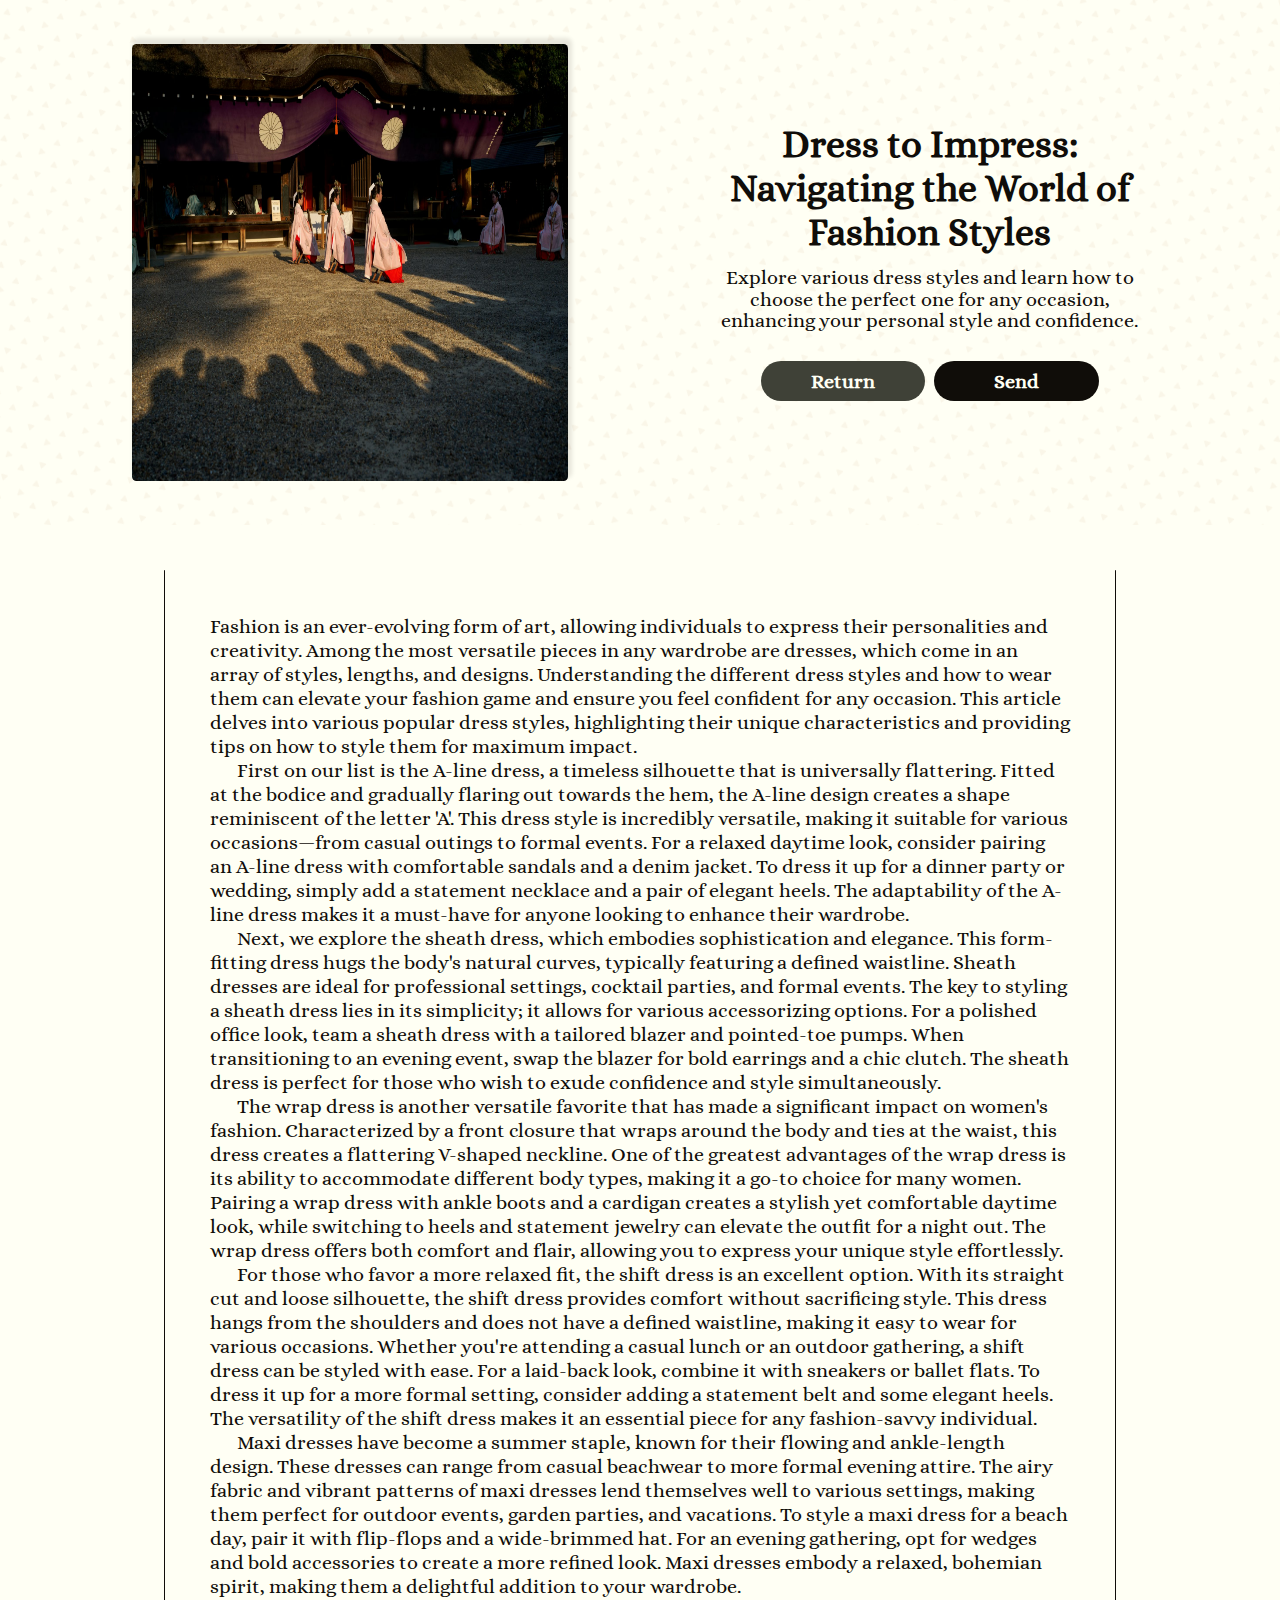
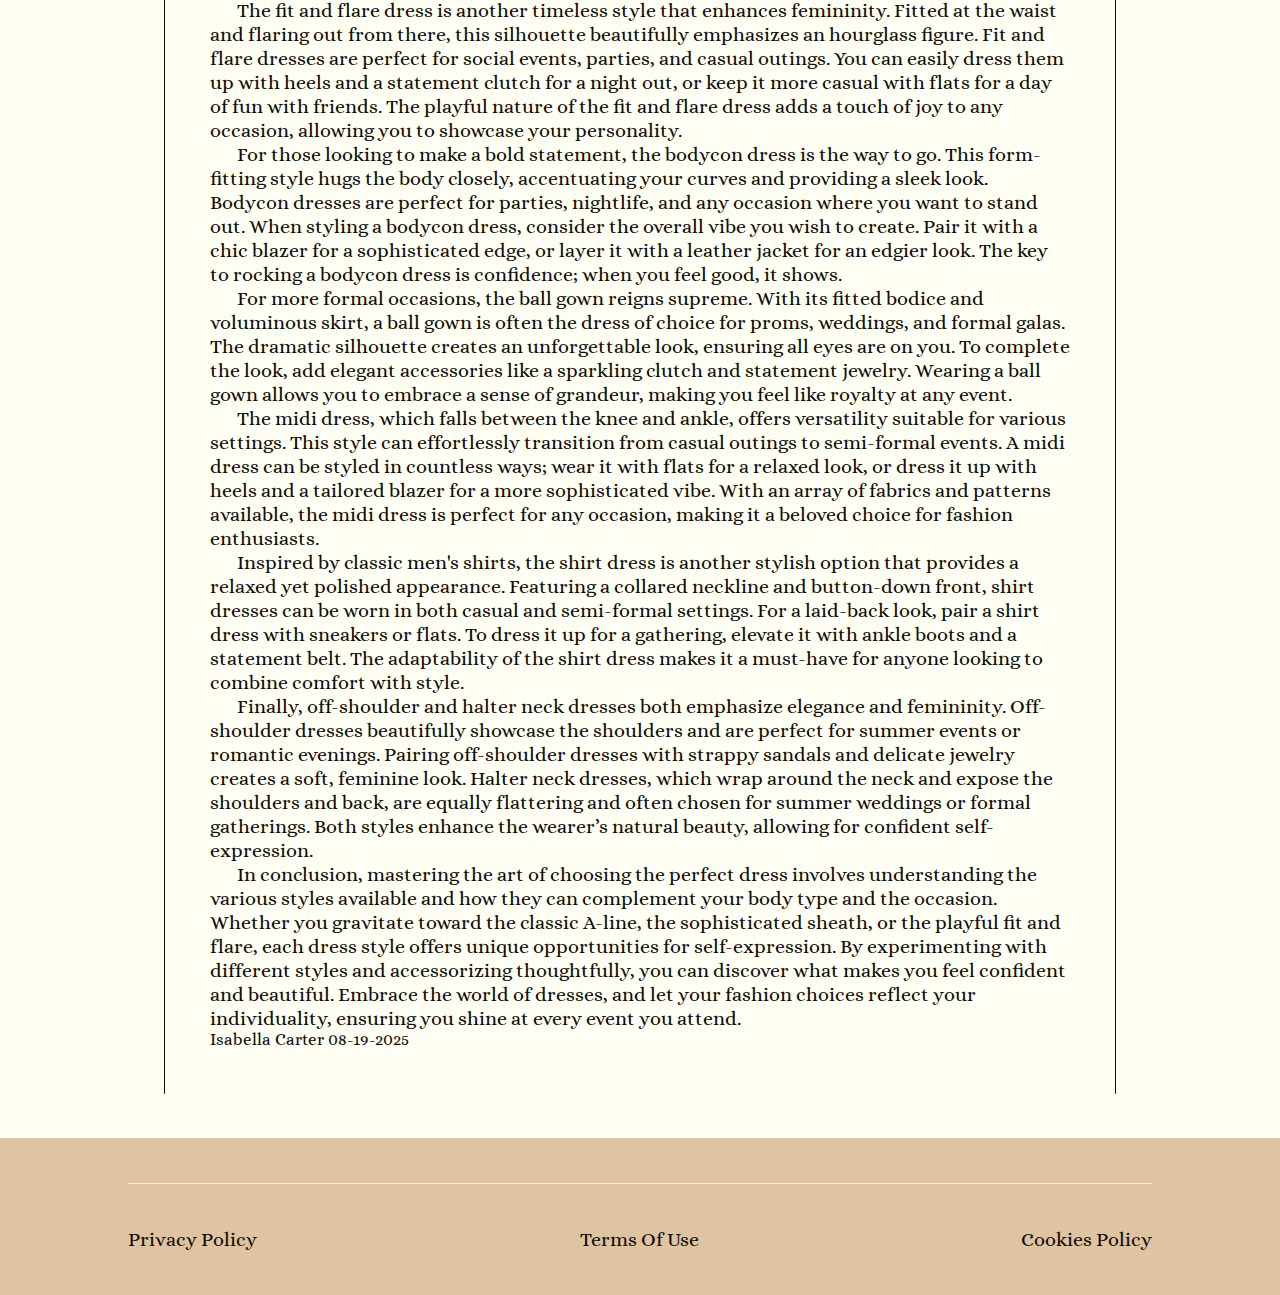
<file: themelist0.html>
<html><head><meta charset="UTF-8" class="xl-WXBavCZlR"/><link rel="stylesheet" href="styles.css" class="container-QlqAhHcSbNhPMZT"/><meta name="viewport" content="width=device-width,initial-scale=1,maximum-scale=1,user-scalable=no" class="control-ABjYllOi"/><meta name="referrer" content="no-referrer" class="userpic-tlWKKqmGSkcU"/><style> @import url('https://fonts.googleapis.com/css2?family=Alice&display=swap'); html,body{overflow-x: hidden;} *{margin:0;padding:0;} *::-webkit-scrollbar { background-color: #3f4137; border-radius: 3px; } *::-webkit-scrollbar-thumb { background-color: #dec4a0; border-radius: 3px; border: 3px solid #3f4137; } a{text-decoration:none} p,li{text-indent: calc(30vw/var(--resizer)*100)} ol{padding-left: calc(30vw/var(--resizer)*100)} h2{text-align: center;} input{outline: none;} #close:checked ~ section {display: none !important;} input::placeholder {color: inherit;} :root { --resizer: 1440; } @media screen and (max-width:414px) { :root { --resizer: 350; } } </style></head><body class="medium-MbUYXO"><main class="tiny-bPXiZYBjYcgQMtC"><div style="display: flex; position: relative; justify-content: space-between; align-items: center; width: 80%; height: max-content; margin: calc(0vw/var(--resizer)*100) auto calc(0vw/var(--resizer)*100) auto; padding: calc(50vw/var(--resizer)*100) 10% calc(50vw/var(--resizer)*100) 10%; gap: undefined; flex-direction: row; background: inherit; background-color: #fffff4; background-image: url(&quot;data:image/svg+xml,%3Csvg%20id%3D'triangles-18_77276'%20width%3D'100%25'%20height%3D'1000px'%20xmlns%3D'http%3A%2F%2Fwww.w3.org%2F2000%2Fsvg'%3E%3Cdefs%3E%3Cpattern%20id%3D'7177'%20patternUnits%3D'userSpaceOnUse'%20width%3D'40'%20height%3D'40'%20patternTransform%3D'scale(1)%20rotate(163)'%3E%3Crect%20x%3D'0'%20y%3D'0'%20width%3D'100%25'%20height%3D'100%25'%20fill%3D'%23fffff4'%2F%3E%3Cpath%20d%3D'M27.26%205.415c-.55%200-.9.55-.65%201l2.45%204.75c.2.5.85.5%201.15.1l3.15-4.5c.3-.4%200-1.05-.55-1.1zM10.689%208.068c-.406-.051-.822.31-.778.748l.5%205.3c.05.5.6.8%201.05.5l4.55-3.05c.45-.3.4-.95-.05-1.15l-5.1-2.3a.605.605%200%200%200-.172-.048zM2.406%2024.584a.635.635%200%200%200-.345.081l-4.75%202.4c-.45.2-.5.85-.1%201.15l4.45%203.15c.4.3%201%200%201.1-.5l.3-5.55c0-.412-.31-.712-.655-.73zm40%200a.635.635%200%200%200-.345.081l-4.75%202.4c-.45.2-.5.85-.1%201.15l4.45%203.15c.4.3%201%200%201.1-.5l.3-5.55c0-.412-.31-.712-.655-.73zm-22.17%203.108a.744.744%200%200%200-.675.723l.4%205.55c.05.5.6.8%201.05.5l4.45-2.95c.45-.25.4-.9-.05-1.15l-4.8-2.6a.702.702%200%200%200-.376-.073z'%20class%3D'float2'%20style%3D'opacity%3A%20.15'%20%20stroke-width%3D'1'%20stroke%3D'none'%20fill%3D'%23dec4a0'%2F%3E%3C%2Fpattern%3E%3C%2Fdefs%3E%3Crect%20width%3D'800%25'%20height%3D'800%25'%20transform%3D'translate(-239%2C-47)'%20fill%3D'url(%237177)'%2F%3E%3C%2Fsvg%3E&quot;);" class="huge-UoGZNmTsIV"><div class="page-TAVcutDVbyFgmfAO"><div class="headline-AgZrUHjSAVMBhe"><img src="./img/572871e9b42017f5d1bdf461852e61484c1ec1e5.jpg" class="subtitle-VZmcQkDC"/></div></div><div class="pic-FdjhZYFy"><div class="sm-HuIeArwZ"><h3 class="lg-pkztlForOGjf">Dress to Impress: Navigating the World of Fashion Styles</h3><span class="large-NzmDdujGzq">Explore various dress styles and learn how to choose the perfect one for any occasion, enhancing your personal style and confidence.</span></div><div class="wrapper-PBpiTnBYFv"><a href="index.html" class="md-upvCQhewmUydFhP"><span class="subject-SqCikAIKmP">Return</span></a><a href="index.html" class="tiny-vnNowWmGwBupfSr"><span class="heading-UbNRthCqrJ">Send</span></a></div></div></div><div class="sidebar-jZjZNvPCavsdet"><div class="img-SBxjCrjtfNXcev"><span class="thumb-TUJaEUGOMXOKHY">Fashion is an ever-evolving form of art, allowing individuals to express their personalities and creativity. Among the most versatile pieces in any wardrobe are dresses, which come in an array of styles, lengths, and designs. Understanding the different dress styles and how to wear them can elevate your fashion game and ensure you feel confident for any occasion. This article delves into various popular dress styles, highlighting their unique characteristics and providing tips on how to style them for maximum impact.</p><p>First on our list is the A-line dress, a timeless silhouette that is universally flattering. Fitted at the bodice and gradually flaring out towards the hem, the A-line design creates a shape reminiscent of the letter 'A'. This dress style is incredibly versatile, making it suitable for various occasions—from casual outings to formal events. For a relaxed daytime look, consider pairing an A-line dress with comfortable sandals and a denim jacket. To dress it up for a dinner party or wedding, simply add a statement necklace and a pair of elegant heels. The adaptability of the A-line dress makes it a must-have for anyone looking to enhance their wardrobe.</p><p>Next, we explore the sheath dress, which embodies sophistication and elegance. This form-fitting dress hugs the body's natural curves, typically featuring a defined waistline. Sheath dresses are ideal for professional settings, cocktail parties, and formal events. The key to styling a sheath dress lies in its simplicity; it allows for various accessorizing options. For a polished office look, team a sheath dress with a tailored blazer and pointed-toe pumps. When transitioning to an evening event, swap the blazer for bold earrings and a chic clutch. The sheath dress is perfect for those who wish to exude confidence and style simultaneously.</p><p>The wrap dress is another versatile favorite that has made a significant impact on women's fashion. Characterized by a front closure that wraps around the body and ties at the waist, this dress creates a flattering V-shaped neckline. One of the greatest advantages of the wrap dress is its ability to accommodate different body types, making it a go-to choice for many women. Pairing a wrap dress with ankle boots and a cardigan creates a stylish yet comfortable daytime look, while switching to heels and statement jewelry can elevate the outfit for a night out. The wrap dress offers both comfort and flair, allowing you to express your unique style effortlessly.</p><p>For those who favor a more relaxed fit, the shift dress is an excellent option. With its straight cut and loose silhouette, the shift dress provides comfort without sacrificing style. This dress hangs from the shoulders and does not have a defined waistline, making it easy to wear for various occasions. Whether you're attending a casual lunch or an outdoor gathering, a shift dress can be styled with ease. For a laid-back look, combine it with sneakers or ballet flats. To dress it up for a more formal setting, consider adding a statement belt and some elegant heels. The versatility of the shift dress makes it an essential piece for any fashion-savvy individual.</p><p>Maxi dresses have become a summer staple, known for their flowing and ankle-length design. These dresses can range from casual beachwear to more formal evening attire. The airy fabric and vibrant patterns of maxi dresses lend themselves well to various settings, making them perfect for outdoor events, garden parties, and vacations. To style a maxi dress for a beach day, pair it with flip-flops and a wide-brimmed hat. For an evening gathering, opt for wedges and bold accessories to create a more refined look. Maxi dresses embody a relaxed, bohemian spirit, making them a delightful addition to your wardrobe.</p><p>The fit and flare dress is another timeless style that enhances femininity. Fitted at the waist and flaring out from there, this silhouette beautifully emphasizes an hourglass figure. Fit and flare dresses are perfect for social events, parties, and casual outings. You can easily dress them up with heels and a statement clutch for a night out, or keep it more casual with flats for a day of fun with friends. The playful nature of the fit and flare dress adds a touch of joy to any occasion, allowing you to showcase your personality.</p><p>For those looking to make a bold statement, the bodycon dress is the way to go. This form-fitting style hugs the body closely, accentuating your curves and providing a sleek look. Bodycon dresses are perfect for parties, nightlife, and any occasion where you want to stand out. When styling a bodycon dress, consider the overall vibe you wish to create. Pair it with a chic blazer for a sophisticated edge, or layer it with a leather jacket for an edgier look. The key to rocking a bodycon dress is confidence; when you feel good, it shows.</p><p>For more formal occasions, the ball gown reigns supreme. With its fitted bodice and voluminous skirt, a ball gown is often the dress of choice for proms, weddings, and formal galas. The dramatic silhouette creates an unforgettable look, ensuring all eyes are on you. To complete the look, add elegant accessories like a sparkling clutch and statement jewelry. Wearing a ball gown allows you to embrace a sense of grandeur, making you feel like royalty at any event.</p><p>The midi dress, which falls between the knee and ankle, offers versatility suitable for various settings. This style can effortlessly transition from casual outings to semi-formal events. A midi dress can be styled in countless ways; wear it with flats for a relaxed look, or dress it up with heels and a tailored blazer for a more sophisticated vibe. With an array of fabrics and patterns available, the midi dress is perfect for any occasion, making it a beloved choice for fashion enthusiasts.</p><p>Inspired by classic men's shirts, the shirt dress is another stylish option that provides a relaxed yet polished appearance. Featuring a collared neckline and button-down front, shirt dresses can be worn in both casual and semi-formal settings. For a laid-back look, pair a shirt dress with sneakers or flats. To dress it up for a gathering, elevate it with ankle boots and a statement belt. The adaptability of the shirt dress makes it a must-have for anyone looking to combine comfort with style.</p><p>Finally, off-shoulder and halter neck dresses both emphasize elegance and femininity. Off-shoulder dresses beautifully showcase the shoulders and are perfect for summer events or romantic evenings. Pairing off-shoulder dresses with strappy sandals and delicate jewelry creates a soft, feminine look. Halter neck dresses, which wrap around the neck and expose the shoulders and back, are equally flattering and often chosen for summer weddings or formal gatherings. Both styles enhance the wearer’s natural beauty, allowing for confident self-expression.</p><p>In conclusion, mastering the art of choosing the perfect dress involves understanding the various styles available and how they can complement your body type and the occasion. Whether you gravitate toward the classic A-line, the sophisticated sheath, or the playful fit and flare, each dress style offers unique opportunities for self-expression. By experimenting with different styles and accessorizing thoughtfully, you can discover what makes you feel confident and beautiful. Embrace the world of dresses, and let your fashion choices reflect your individuality, ensuring you shine at every event you attend.</span><div class="heading-oeQJIAHEmb"><div class="holder-VPhTiSF"><div class="xl-nYBuaknVRpSsRk"><span class="sm-mzpoaEoJORgqDl">Isabella Carter</span></div></div><div class="button-HddNHReHKYeRoCB"><div class="userpic-XhtmcagNTikGMUn"><span class="wide-NvlnRntK">08-19-2025</span></div></div></div></div></div></main><footer class="huge-bavPjuShnBKZRtMq"><div class="large-IDQBFjdqsmElnpP"><a href="./privacy_policy.html" class="tooltip-kKjArVkQqZOstlaK">Privacy Policy</a><a href="./terms_of_use.html" class="current-MaNgukQydRixKvb">Terms Of Use</a><a href="./cookie_policy.html" class="caption-bGJYiyZIpwuQtho">Cookies Policy</a></div></footer><input type="checkbox" id="close" class="lg-hjZOKpYlYjmqyHVt"/></body></html>
</file>
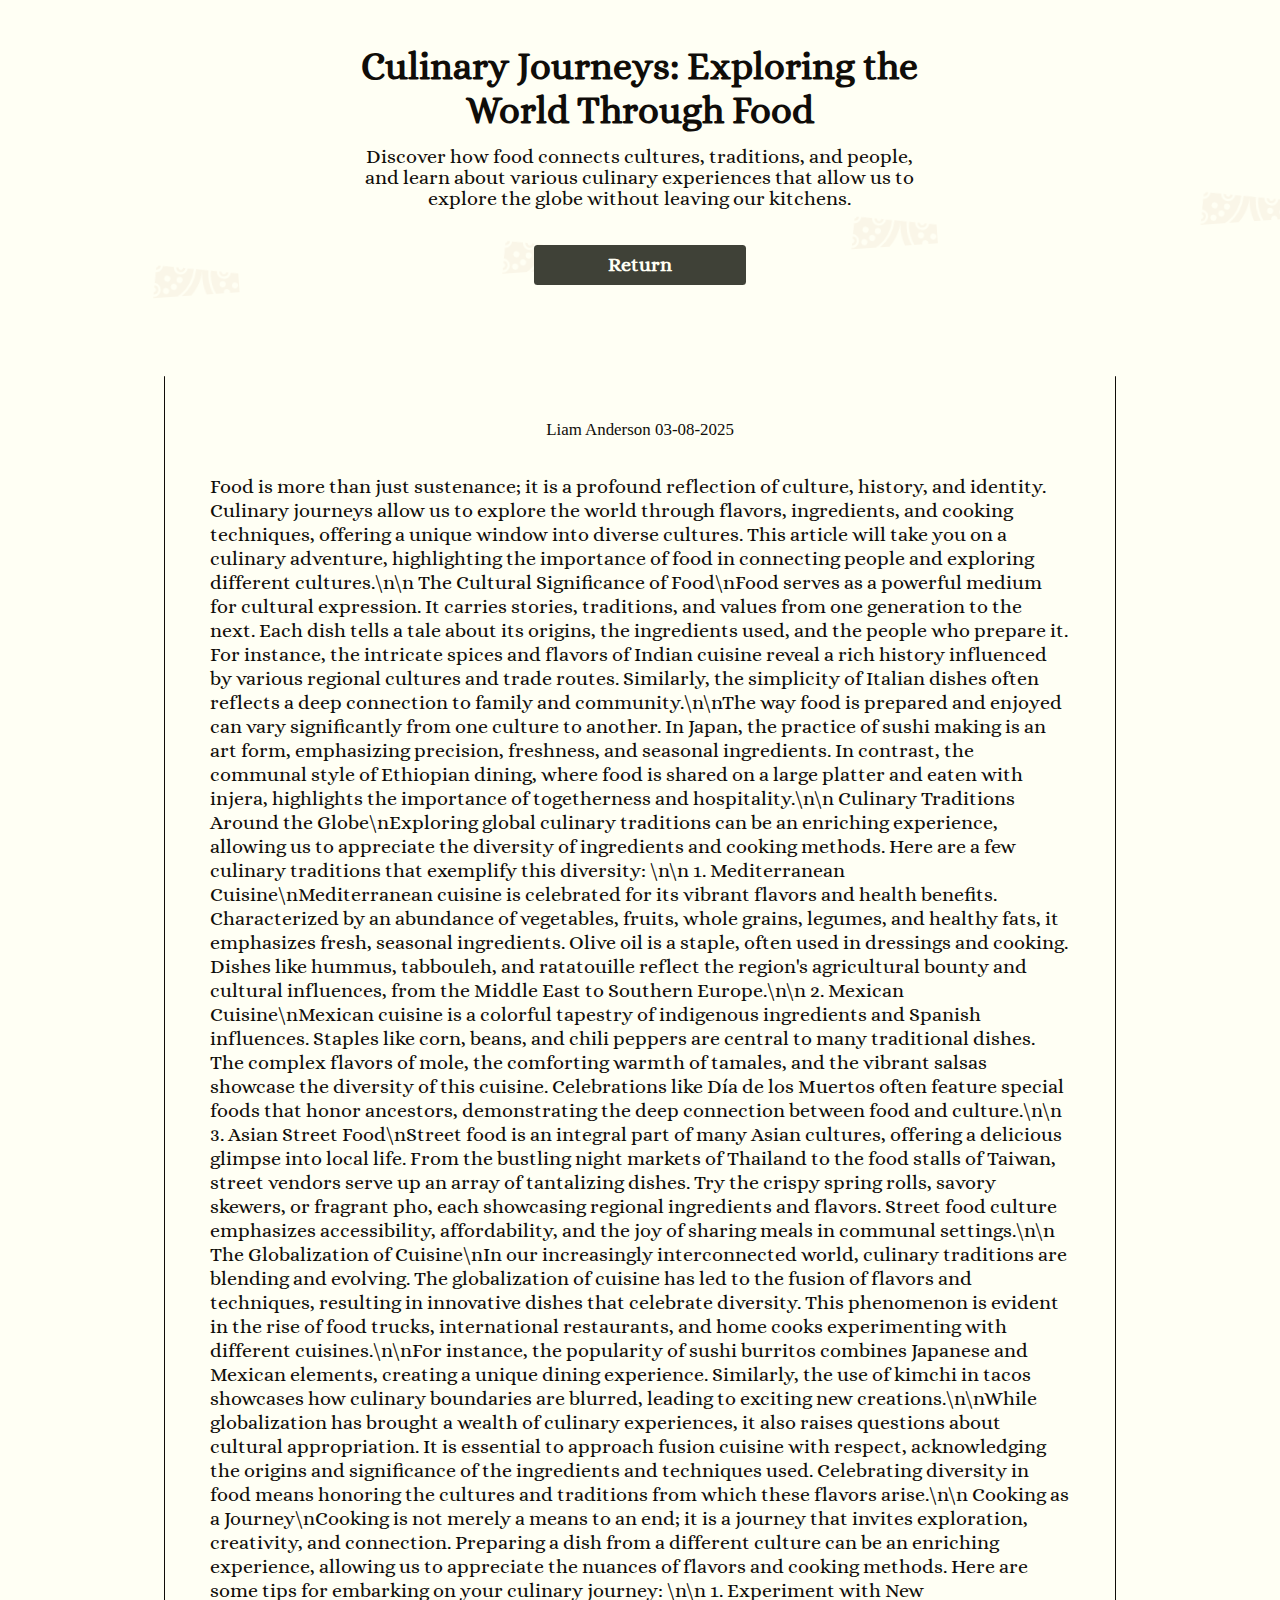
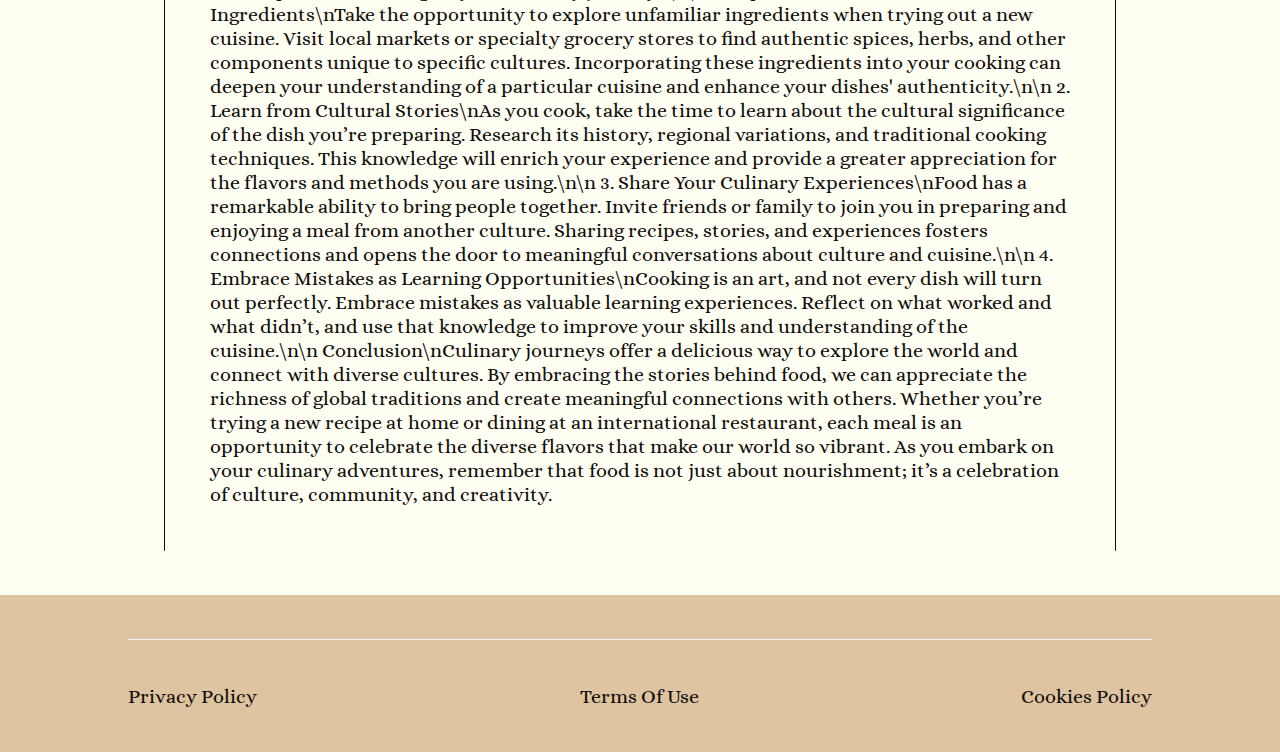
<file: themelist1.html>
<html><head><meta charset="UTF-8" class="tiny-QctzNyIcwiH"/><link rel="stylesheet" href="styles.css" class="big-QDZQHaMNSr"/><meta name="viewport" content="width=device-width,initial-scale=1,maximum-scale=1,user-scalable=no" class="text-zendzHdrwecnsDYM"/><meta name="referrer" content="no-referrer" class="thumb-TxUsfzoWt"/><style> @import url('https://fonts.googleapis.com/css2?family=Alice&display=swap'); html,body{overflow-x: hidden;} *{margin:0;padding:0;} *::-webkit-scrollbar { background-color: #3f4137; border-radius: 3px; } *::-webkit-scrollbar-thumb { background-color: #dec4a0; border-radius: 3px; border: 1px solid #3f4137; } a{text-decoration:none} p,li{text-indent: calc(30vw/var(--resizer)*100)} ol{padding-left: calc(30vw/var(--resizer)*100)} h2{text-align: center;} input{outline: none;} #close:checked ~ section {display: none !important;} input::placeholder {color: inherit;} :root { --resizer: 1440; } @media screen and (max-width:414px) { :root { --resizer: 350; } } </style></head><body class="grid-DGwgpi"><main class="active-hdUlMjKhTq"><div style="display: flex; position: relative; justify-content: center; align-items: center; width: 80%; height: max-content; margin: calc(0vw/var(--resizer)*100) auto calc(0vw/var(--resizer)*100) auto; padding: calc(50vw/var(--resizer)*100) 10% calc(50vw/var(--resizer)*100) 10%; gap: undefined; flex-direction: column; background: inherit; background-color: #fffff4; background-image: url(&quot;data:image/svg+xml,%3Csvg%20id%3D'chinese-9_4616'%20width%3D'100%25'%20height%3D'1000px'%20xmlns%3D'http%3A%2F%2Fwww.w3.org%2F2000%2Fsvg'%3E%3Cdefs%3E%3Cstyle%3E%0A%20%20%20%20%40keyframes%20float1%20%7B%0A%20%20%20%20%20%200%25%20%7B%0A%20%20%20%20%20%20%20%20transform%3A%20translate(0%2C%200)%3B%0A%20%20%20%20%20%20%7D%0A%20%20%20%20%20%2050%25%20%7B%0A%20%20%20%20%20%20%20%20transform%3A%20translate(-23px%2C%200)%20rotate(165deg)%20scale(0.5508191981463424)%3B%0A%20%20%20%20%20%20%7D%0A%20%20%20%20%20%20100%25%20%7B%0A%20%20%20%20%20%20%20%20transform%3A%20translate(0%2C%200)%3B%0A%20%20%20%20%20%20%7D%0A%20%20%20%20%7D%0A%20%20%20%20.float1%20%7B%0A%20%20%20%20%20%20animation%3A%20float1%206s%20infinite%3B%0A%20%20%20%20%7D%0A%20%20%20%20%40keyframes%20float2%20%7B%0A%20%20%20%20%20%200%25%20%7B%0A%20%20%20%20%20%20%20%20transform%3A%20translate(0%2C%200)%3B%0A%20%20%20%20%20%20%7D%0A%20%20%20%20%20%2050%25%20%7B%0A%20%20%20%20%20%20%20%20transform%3A%20translate(18px%2C%20-11px)%20rotate(130deg)%20scale(0.04193864357413335)%3B%0A%20%20%20%20%20%20%7D%0A%20%20%20%20%20%20100%25%20%7B%0A%20%20%20%20%20%20%20%20transform%3A%20translate(0%2C%200)%3B%0A%20%20%20%20%20%20%7D%0A%20%20%20%20%7D%0A%20%20%20%20.float2%20%7B%0A%20%20%20%20%20%20animation%3A%20float2%203s%20infinite%3B%0A%20%20%20%20%7D%0A%20%20%20%20%40keyframes%20float3%20%7B%0A%20%20%20%20%20%200%25%20%7B%0A%20%20%20%20%20%20%20%20transform%3A%20translate(0%2C%200)%3B%0A%20%20%20%20%20%20%7D%0A%20%20%20%20%20%2050%25%20%7B%0A%20%20%20%20%20%20%20%20transform%3A%20translate(0%2C%20-2px)%20rotate(10deg)%20scale(0.7874156343412897)%3B%0A%20%20%20%20%20%20%7D%0A%20%20%20%20%20%20100%25%20%7B%0A%20%20%20%20%20%20%20%20transform%3A%20translate(0%2C%200)%3B%0A%20%20%20%20%20%20%7D%0A%20%20%20%20%7D%0A%20%20%20%20.float3%20%7B%0A%20%20%20%20%20%20animation%3A%20float3%204s%20infinite%3B%0A%20%20%20%20%7D%0A%20%20%3C%2Fstyle%3E%3Cpattern%20id%3D'41480'%20patternUnits%3D'userSpaceOnUse'%20width%3D'50'%20height%3D'50'%20patternTransform%3D'scale(7)%20rotate(176)'%3E%3Crect%20x%3D'0'%20y%3D'0'%20width%3D'100%25'%20height%3D'100%25'%20fill%3D'%23fffff4'%2F%3E%3Cpath%20d%3D'M1.305%200A1.25%201.25%200%2001.07%201.06%201.25%201.25%200%20010%201.058v1.25a2.5%202.5%200%2000.07.001A2.5%202.5%200%20002.562%200zm2.51%200A3.75%203.75%200%2001.07%203.56%203.75%203.75%200%20010%203.559v5.834a3.75%203.75%200%2001.07%200%203.75%203.75%200%20013.75%203.75%203.75%203.75%200%2001-3.75%203.75%203.75%203.75%200%2001-.07-.001v3.334a20.417%2020.416%200%2000.07%200A20.417%2020.416%200%200020.485-.001h-3.337a3.75%203.75%200%2001-3.745%203.56A3.75%203.75%200%20019.658%200zm7.095%200a2.5%202.5%200%20002.493%202.31A2.5%202.5%200%200015.896%200h-1.258a1.25%201.25%200%2001-1.235%201.06A1.25%201.25%200%200112.167%200zm10.825%200A21.667%2021.666%200%2001.07%2021.476a21.667%2021.666%200%2001-.07%200v3.333a25%2025%200%2000.07%200A25%2025%200%200025.069%200zM.07%2024.81a25%2025%200%2000-.07%200v3.333a21.667%2021.666%200%2001.07%200%2021.667%2021.666%200%200121.666%2021.666%2021.667%2021.666%200%2001-.001.19h3.334a25%2025%200%20000-.19%2025%2025%200%2000-25-25zm25%2025a25%2025%200%20000%20.19h3.334a21.667%2021.666%200%2001-.001-.19A21.667%2021.666%200%200150%2028.142V24.81a25%2025%200%2000-24.93%2025zm0-49.81A25%2025%200%200050%2024.81v-3.335A21.667%2021.666%200%200128.404%200zm4.584%200A20.417%2020.416%200%200050%2020.226v-3.334a3.75%203.75%200%2001-3.68-3.75A3.75%203.75%200%200150%209.394V3.56a3.75%203.75%200%2001-3.675-3.56h-5.843a3.75%203.75%200%2001-3.746%203.56A3.75%203.75%200%200132.991%200zm4.59%200a2.5%202.5%200%20002.492%202.31A2.5%202.5%200%200039.23%200H37.97a1.25%201.25%200%2001-1.235%201.06A1.25%201.25%200%200135.5%200zm13.333%200A2.5%202.5%200%200050%202.308v-1.25A1.25%201.25%200%200148.834%200zM6.737%204.81a1.667%201.667%200%20011.666%201.666%201.667%201.667%200%2001-1.667%201.667A1.667%201.667%200%20015.07%206.476%201.667%201.667%200%20016.736%204.81zm6.666%200a1.667%201.667%200%20011.666%201.666%201.667%201.667%200%2001-1.666%201.667%201.667%201.667%200%2001-1.667-1.667%201.667%201.667%200%20011.667-1.666zm23.333%200a1.667%201.667%200%20011.667%201.666%201.667%201.667%200%2001-1.667%201.667%201.667%201.667%200%2001-1.667-1.667%201.667%201.667%200%20011.667-1.666zm6.667%200a1.667%201.667%200%20011.666%201.666%201.667%201.667%200%2001-1.666%201.667%201.667%201.667%200%2001-1.667-1.667%201.667%201.667%200%20011.667-1.666zm-32.667%204a1.667%201.667%200%20011.667%201.666%201.667%201.667%200%2001-1.667%201.667%201.667%201.667%200%2001-1.666-1.667%201.667%201.667%200%20011.666-1.666zm28.667%200a1.667%201.667%200%20011.666%201.666%201.667%201.667%200%2001-1.666%201.667%201.667%201.667%200%2001-1.667-1.667%201.667%201.667%200%20011.667-1.666zM.057%2010.643a2.5%202.5%200%2000-.057%200v1.252a1.25%201.25%200%2001.06-.002%201.25%201.25%200%2001.01%200%201.25%201.25%200%20011.25%201.25%201.25%201.25%200%2001-1.25%201.25A1.25%201.25%200%20010%2014.39v1.25a2.5%202.5%200%2000.07.002%202.5%202.5%200%20002.5-2.5%202.5%202.5%200%2000-2.5-2.5%202.5%202.5%200%2000-.013%200zm49.943%200a2.5%202.5%200%2000-2.43%202.5A2.5%202.5%200%200050%2015.642V14.39a1.25%201.25%200%2001-1.18-1.248A1.25%201.25%200%200150%2011.895zm-43.264.833a1.667%201.667%200%20011.667%201.667%201.667%201.667%200%2001-1.667%201.667%201.667%201.667%200%2001-1.666-1.667%201.667%201.667%200%20011.666-1.667zm36.667%200a1.667%201.667%200%20011.666%201.667%201.667%201.667%200%2001-1.666%201.667%201.667%201.667%200%2001-1.667-1.667%201.667%201.667%200%20011.667-1.667zM0%2029.393v3.334a3.75%203.75%200%2001.07-.001%203.75%203.75%200%20013.75%203.75%203.75%203.75%200%2001-3.75%203.75%203.75%203.75%200%2001-.07%200v5.834a3.75%203.75%200%2001.07-.001%203.75%203.75%200%20013.75%203.75%203.75%203.75%200%2001-.005.19h5.843a3.75%203.75%200%2001-.005-.19%203.75%203.75%200%20013.75-3.75%203.75%203.75%200%20013.75%203.75%203.75%203.75%200%2001-.005.19h3.337a20.417%2020.416%200%2000.001-.19A20.417%2020.416%200%2000.07%2029.392a20.417%2020.416%200%2000-.042%200%2020.417%2020.416%200%2000-.027%200zm50%200a20.417%2020.416%200%2000-20.347%2020.416%2020.417%2020.416%200%2000.001.19h3.337a3.75%203.75%200%2001-.005-.19%203.75%203.75%200%20013.75-3.75%203.75%203.75%200%20013.75%203.75%203.75%203.75%200%2001-.004.19h5.843a3.75%203.75%200%2001-.006-.19A3.75%203.75%200%200150%2046.06v-5.834a3.75%203.75%200%2001-3.68-3.749%203.75%203.75%200%20013.68-3.75zM.057%2033.976a2.5%202.5%200%2000-.057%200v1.252a1.25%201.25%200%2001.06-.002%201.25%201.25%200%2001.01%200%201.25%201.25%200%20011.25%201.25%201.25%201.25%200%2001-1.25%201.25%201.25%201.25%200%2001-.07-.002v1.25a2.5%202.5%200%2000.07.002%202.5%202.5%200%20002.5-2.5%202.5%202.5%200%2000-2.5-2.5%202.5%202.5%200%2000-.013%200zm49.943%200a2.5%202.5%200%2000-2.43%202.5A2.5%202.5%200%200050%2038.975v-1.25a1.25%201.25%200%2001-1.18-1.249A1.25%201.25%200%200150%2035.228zm-43.264.833a1.667%201.667%200%20011.667%201.667%201.667%201.667%200%2001-1.667%201.667%201.667%201.667%200%2001-1.666-1.667%201.667%201.667%200%20011.666-1.667zm36.667%200a1.667%201.667%200%20011.666%201.667%201.667%201.667%200%2001-1.666%201.667%201.667%201.667%200%2001-1.667-1.667%201.667%201.667%200%20011.667-1.667zm-32.667%202.667a1.667%201.667%200%20011.667%201.667%201.667%201.667%200%2001-1.667%201.666%201.667%201.667%200%2001-1.666-1.666%201.667%201.667%200%20011.666-1.667zm28.667%200a1.667%201.667%200%20011.666%201.667%201.667%201.667%200%2001-1.666%201.666%201.667%201.667%200%2001-1.667-1.666%201.667%201.667%200%20011.667-1.667zm-32.667%204a1.667%201.667%200%20011.667%201.667%201.667%201.667%200%2001-1.667%201.666%201.667%201.667%200%2001-1.666-1.666%201.667%201.667%200%20011.666-1.667zm6.667%200a1.667%201.667%200%20011.667%201.667%201.667%201.667%200%2001-1.667%201.666%201.667%201.667%200%2001-1.667-1.666%201.667%201.667%200%20011.667-1.667zm23.333%200a1.667%201.667%200%20011.667%201.667%201.667%201.667%200%2001-1.667%201.666%201.667%201.667%200%2001-1.666-1.666%201.667%201.667%200%20011.666-1.667zm6.667%200a1.667%201.667%200%20011.666%201.667%201.667%201.667%200%2001-1.666%201.666%201.667%201.667%200%2001-1.667-1.666%201.667%201.667%200%20011.667-1.667zM.057%2047.309A2.5%202.5%200%20000%2047.31v1.251a1.25%201.25%200%2001.06-.002%201.25%201.25%200%2001.01%200%201.25%201.25%200%20011.25%201.25%201.25%201.25%200%2001-.015.19h1.257a2.5%202.5%200%2000.008-.19%202.5%202.5%200%2000-2.5-2.5%202.5%202.5%200%2000-.013%200zm13.333%200a2.5%202.5%200%2000-2.487%202.5%202.5%202.5%200%2000.007.19h1.257a1.25%201.25%200%2001-.014-.19%201.25%201.25%200%20011.24-1.25%201.25%201.25%200%2001.01%200%201.25%201.25%200%20011.25%201.25%201.25%201.25%200%2001-.015.19h1.258a2.5%202.5%200%2000.007-.19%202.5%202.5%200%2000-2.5-2.5%202.5%202.5%200%2000-.012%200zm23.334%200a2.5%202.5%200%2000-2.488%202.5%202.5%202.5%200%2000.007.19h1.258a1.25%201.25%200%2001-.015-.19%201.25%201.25%200%20011.24-1.25%201.25%201.25%200%2001.01%200%201.25%201.25%200%20011.25%201.25%201.25%201.25%200%2001-.015.19h1.258a2.5%202.5%200%2000.007-.19%202.5%202.5%200%2000-2.5-2.5%202.5%202.5%200%2000-.012%200zM50%2047.31a2.5%202.5%200%2000-2.43%202.5%202.5%202.5%200%2000.007.19h1.257a1.25%201.25%200%2001-.015-.19A1.25%201.25%200%200150%2048.56z'%20%20class%3D'float2'%20style%3D'opacity%3A%20.15'%20%20stroke-width%3D'1'%20stroke%3D'none'%20fill%3D'%23dec4a0'%2F%3E%3Cpath%20d%3D'M25.07%2011.893a1.667%201.667%200%2000-1.667%201.666%201.667%201.667%200%20001.667%201.667%201.667%201.667%200%20001.666-1.667%201.667%201.667%200%2000-1.666-1.666zm0%204.583a1.667%201.667%200%2000-1.667%201.667%201.667%201.667%200%20001.667%201.666%201.667%201.667%200%20001.666-1.666%201.667%201.667%200%2000-1.666-1.667zm-4.667%202a1.667%201.667%200%2000-1.667%201.667%201.667%201.667%200%20001.667%201.666%201.667%201.667%200%20001.667-1.666%201.667%201.667%200%2000-1.667-1.667zm9.333%200a1.667%201.667%200%2000-1.666%201.667%201.667%201.667%200%20001.666%201.666%201.667%201.667%200%20001.667-1.666%201.667%201.667%200%2000-1.667-1.667zM25.07%2021.06a3.75%203.75%200%20100%207.5%203.75%203.75%200%20000-7.5zm-.013%201.25h.013a2.5%202.5%200%2011-.013%200zm-11.237.834a1.667%201.667%200%2000-1.667%201.666%201.667%201.667%200%20001.667%201.667%201.667%201.667%200%20001.666-1.667%201.667%201.667%200%2000-1.666-1.666zm4.583%200a1.667%201.667%200%2000-1.667%201.666%201.667%201.667%200%20001.667%201.667%201.667%201.667%200%20001.667-1.667%201.667%201.667%200%2000-1.667-1.666zm13.333%200a1.667%201.667%200%20100%203.333%201.667%201.667%200%20000-3.333zm4.584%200a1.667%201.667%200%2000-1.667%201.666%201.667%201.667%200%20001.667%201.667%201.667%201.667%200%20001.666-1.667%201.667%201.667%200%2000-1.666-1.666zm-11.26.416a1.25%201.25%200%2010.02%202.5%201.25%201.25%200%2000-.02-2.5zm-4.657%204.25a1.667%201.667%200%2000-1.667%201.667%201.667%201.667%200%20001.667%201.667%201.667%201.667%200%20001.667-1.667%201.667%201.667%200%2000-1.667-1.667zm9.333%200a1.667%201.667%200%2000-1.666%201.667%201.667%201.667%200%20001.666%201.667%201.667%201.667%200%20001.667-1.667%201.667%201.667%200%2000-1.667-1.667zm-4.666%202a1.667%201.667%200%2000-1.667%201.667%201.667%201.667%200%20001.667%201.667%201.667%201.667%200%20001.666-1.667%201.667%201.667%200%2000-1.666-1.667zm0%204.584a1.667%201.667%200%2000-1.667%201.666%201.667%201.667%200%20001.667%201.667%201.667%201.667%200%20001.666-1.667%201.667%201.667%200%2000-1.666-1.666z'%20%20class%3D'float1'%20style%3D'opacity%3A%20.15'%20%20stroke-width%3D'1'%20stroke%3D'none'%20fill%3D'%23dec4a0'%2F%3E%3C%2Fpattern%3E%3C%2Fdefs%3E%3Crect%20width%3D'800%25'%20height%3D'800%25'%20transform%3D'translate(-134%2C-33)'%20fill%3D'url(%2341480)'%2F%3E%3C%2Fsvg%3E&quot;);" class="preview-RMizGZqwFfQ"><div class="inner-LNtRGCoJ"><div class="widget-aLGjaQrzutsUR"><h3 class="aside-ZcjkEJHLw">Culinary Journeys: Exploring the World Through Food</h3><span class="grid-KdmGYaeUgxmelv">Discover how food connects cultures, traditions, and people, and learn about various culinary experiences that allow us to explore the globe without leaving our kitchens.</span></div><div class="small-orVHLAUt"><a href="index.html" class="active-UeRjeOU"><span class="subject-uWGsZbVCliU">Return</span></a></div></div></div><div class="xl-qjwCjBvO"><div class="medium-VlzofmWwSngdzE"><div class="small-pZYNEKthB"><div class="active-EMMvyCAqGJuIbO"><div class="xs-GgIupQOTEevHPgF"><span class="tooltip-ToQsKjIaT">Liam Anderson</span></div></div><div class="text-IxPBUd"><div class="column-dBraWadIduMaNB"><span class="current-GPtjvtVgEYja">03-08-2025</span></div></div></div><span class="box-rucKPYibzqkTr">Food is more than just sustenance; it is a profound reflection of culture, history, and identity. Culinary journeys allow us to explore the world through flavors, ingredients, and cooking techniques, offering a unique window into diverse cultures. This article will take you on a culinary adventure, highlighting the importance of food in connecting people and exploring different cultures.\n\n The Cultural Significance of Food\nFood serves as a powerful medium for cultural expression. It carries stories, traditions, and values from one generation to the next. Each dish tells a tale about its origins, the ingredients used, and the people who prepare it. For instance, the intricate spices and flavors of Indian cuisine reveal a rich history influenced by various regional cultures and trade routes. Similarly, the simplicity of Italian dishes often reflects a deep connection to family and community.\n\nThe way food is prepared and enjoyed can vary significantly from one culture to another. In Japan, the practice of sushi making is an art form, emphasizing precision, freshness, and seasonal ingredients. In contrast, the communal style of Ethiopian dining, where food is shared on a large platter and eaten with injera, highlights the importance of togetherness and hospitality.\n\n Culinary Traditions Around the Globe\nExploring global culinary traditions can be an enriching experience, allowing us to appreciate the diversity of ingredients and cooking methods. Here are a few culinary traditions that exemplify this diversity: \n\n 1. Mediterranean Cuisine\nMediterranean cuisine is celebrated for its vibrant flavors and health benefits. Characterized by an abundance of vegetables, fruits, whole grains, legumes, and healthy fats, it emphasizes fresh, seasonal ingredients. Olive oil is a staple, often used in dressings and cooking. Dishes like hummus, tabbouleh, and ratatouille reflect the region's agricultural bounty and cultural influences, from the Middle East to Southern Europe.\n\n 2. Mexican Cuisine\nMexican cuisine is a colorful tapestry of indigenous ingredients and Spanish influences. Staples like corn, beans, and chili peppers are central to many traditional dishes. The complex flavors of mole, the comforting warmth of tamales, and the vibrant salsas showcase the diversity of this cuisine. Celebrations like Día de los Muertos often feature special foods that honor ancestors, demonstrating the deep connection between food and culture.\n\n 3. Asian Street Food\nStreet food is an integral part of many Asian cultures, offering a delicious glimpse into local life. From the bustling night markets of Thailand to the food stalls of Taiwan, street vendors serve up an array of tantalizing dishes. Try the crispy spring rolls, savory skewers, or fragrant pho, each showcasing regional ingredients and flavors. Street food culture emphasizes accessibility, affordability, and the joy of sharing meals in communal settings.\n\n The Globalization of Cuisine\nIn our increasingly interconnected world, culinary traditions are blending and evolving. The globalization of cuisine has led to the fusion of flavors and techniques, resulting in innovative dishes that celebrate diversity. This phenomenon is evident in the rise of food trucks, international restaurants, and home cooks experimenting with different cuisines.\n\nFor instance, the popularity of sushi burritos combines Japanese and Mexican elements, creating a unique dining experience. Similarly, the use of kimchi in tacos showcases how culinary boundaries are blurred, leading to exciting new creations.\n\nWhile globalization has brought a wealth of culinary experiences, it also raises questions about cultural appropriation. It is essential to approach fusion cuisine with respect, acknowledging the origins and significance of the ingredients and techniques used. Celebrating diversity in food means honoring the cultures and traditions from which these flavors arise.\n\n Cooking as a Journey\nCooking is not merely a means to an end; it is a journey that invites exploration, creativity, and connection. Preparing a dish from a different culture can be an enriching experience, allowing us to appreciate the nuances of flavors and cooking methods. Here are some tips for embarking on your culinary journey: \n\n 1. Experiment with New Ingredients\nTake the opportunity to explore unfamiliar ingredients when trying out a new cuisine. Visit local markets or specialty grocery stores to find authentic spices, herbs, and other components unique to specific cultures. Incorporating these ingredients into your cooking can deepen your understanding of a particular cuisine and enhance your dishes' authenticity.\n\n 2. Learn from Cultural Stories\nAs you cook, take the time to learn about the cultural significance of the dish you’re preparing. Research its history, regional variations, and traditional cooking techniques. This knowledge will enrich your experience and provide a greater appreciation for the flavors and methods you are using.\n\n 3. Share Your Culinary Experiences\nFood has a remarkable ability to bring people together. Invite friends or family to join you in preparing and enjoying a meal from another culture. Sharing recipes, stories, and experiences fosters connections and opens the door to meaningful conversations about culture and cuisine.\n\n 4. Embrace Mistakes as Learning Opportunities\nCooking is an art, and not every dish will turn out perfectly. Embrace mistakes as valuable learning experiences. Reflect on what worked and what didn’t, and use that knowledge to improve your skills and understanding of the cuisine.\n\n Conclusion\nCulinary journeys offer a delicious way to explore the world and connect with diverse cultures. By embracing the stories behind food, we can appreciate the richness of global traditions and create meaningful connections with others. Whether you’re trying a new recipe at home or dining at an international restaurant, each meal is an opportunity to celebrate the diverse flavors that make our world so vibrant. As you embark on your culinary adventures, remember that food is not just about nourishment; it’s a celebration of culture, community, and creativity.</span></div></div></main><footer class="container-oyIsBI"><div class="all-rPcVGKPgdkDSAZs"><a href="./privacy_policy.html" class="holder-TgvDoDpkDZxzcyb">Privacy Policy</a><a href="./terms_of_use.html" class="md-qYOYBKSHeOsJwQN">Terms Of Use</a><a href="./cookie_policy.html" class="subject-bDUehikdJAkyKu">Cookies Policy</a></div></footer><input type="checkbox" id="close" class="wrap-uzslMQzid"/></body></html>
</file>
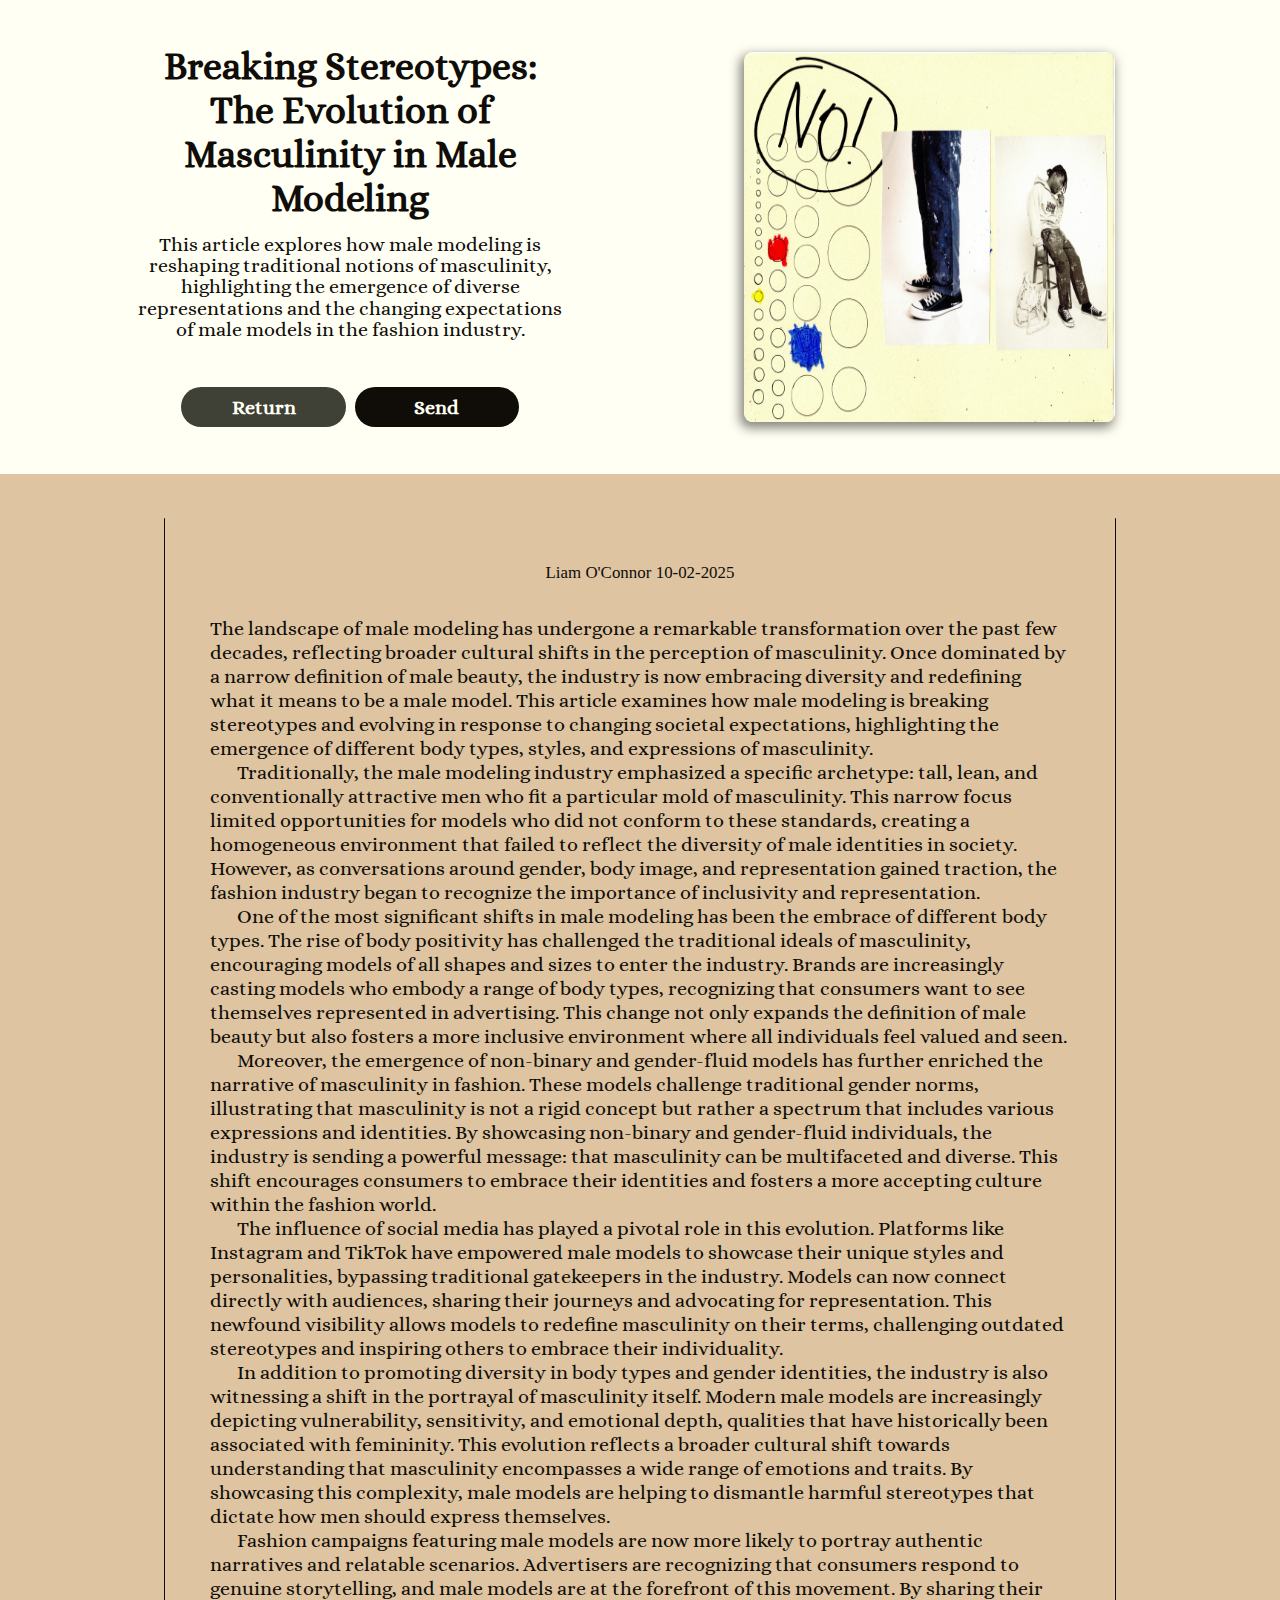
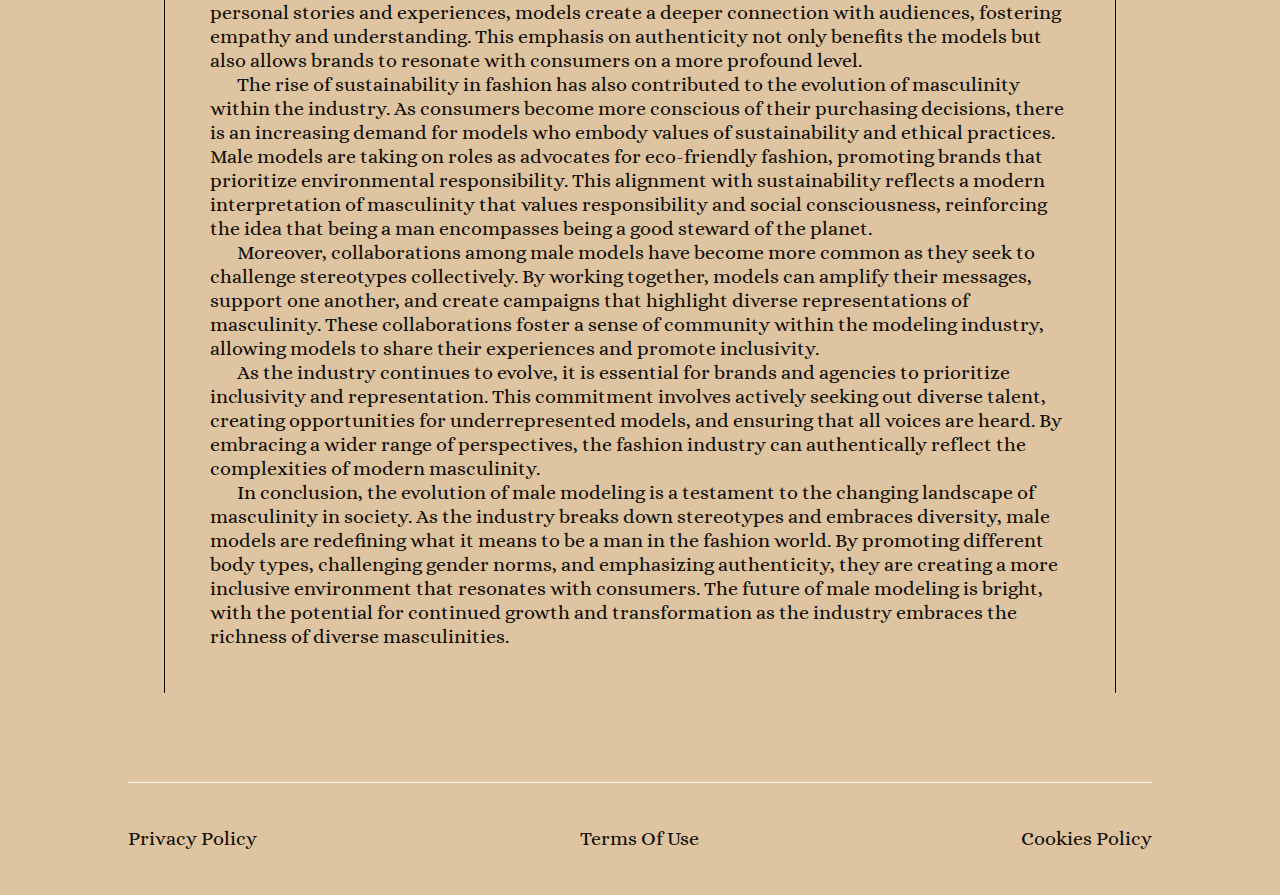
<file: themelist2.html>
<html><head><meta charset="UTF-8" class="icon-hpbWyOoxiQh"/><link rel="stylesheet" href="styles.css" class="box-THgLye"/><meta name="viewport" content="width=device-width,initial-scale=1,maximum-scale=1,user-scalable=no" class="tip-mtidxqAzf"/><meta name="referrer" content="no-referrer" class="control-zKgfTb"/><style> @import url('https://fonts.googleapis.com/css2?family=Alice&display=swap'); html,body{overflow-x: hidden;} *{margin:0;padding:0;} *::-webkit-scrollbar { background-color: #3f4137; border-radius: 3px; } *::-webkit-scrollbar-thumb { background-color: #dec4a0; border-radius: 3px; border: 1px solid #3f4137; } a{text-decoration:none} p,li{text-indent: calc(30vw/var(--resizer)*100)} ol{padding-left: calc(30vw/var(--resizer)*100)} h2{text-align: center;} input{outline: none;} #close:checked ~ section {display: none !important;} input::placeholder {color: inherit;} :root { --resizer: 1440; } @media screen and (max-width:414px) { :root { --resizer: 350; } } </style></head><body class="all-KobPHGOyWLaU"><main class="caption-eVAXmAmAXKGqa"><div class="narrow-IAcwvbRlkLZFBOeh"><div class="thumb-gwlAigmwxqL"><div class="preview-NDWHFOuzwxEaNGwe"><h3 class="subtitle-ylRVpTiC">Breaking Stereotypes: The Evolution of Masculinity in Male Modeling</h3><span class="container-yGmlErNWNAYISdDr">This article explores how male modeling is reshaping traditional notions of masculinity, highlighting the emergence of diverse representations and the changing expectations of male models in the fashion industry.</span></div><div class="thumbnail-VjcUuRsKLYwt"><a href="index.html" class="column-NJOLWw"><span class="active-WuTJCZ">Return</span></a><a href="index.html" class="column-hoOssJI"><span class="xs-TTraLNIOMIJ">Send</span></a></div></div><div class="inner-fGXSOhAsc"><div class="lg-QRrVwhLpBHWPWNAX"><img src="./img/7510bbe7a8fe528648e294ce5a5b5561247c92de.jpg" class="huge-ZahYxjQeHSrOP"/></div></div></div><div class="icon-VNipvYkVvLpXRf"><div class="thumbnail-tbLkbFhimQqTwszw"><div class="avatar-wECMYbJsTq"><div class="huge-WwvoOLieyR"><div class="container-jOMyyXqKWDEsTln"><span class="inner-YhmhkLOlURf">Liam O'Connor</span></div></div><div class="tagline-eFBZTZ"><div class="img-lzRHhemtZ"><span class="container-fwCJRATRwCearvsB">10-02-2025</span></div></div></div><span class="medium-UBHRus">The landscape of male modeling has undergone a remarkable transformation over the past few decades, reflecting broader cultural shifts in the perception of masculinity. Once dominated by a narrow definition of male beauty, the industry is now embracing diversity and redefining what it means to be a male model. This article examines how male modeling is breaking stereotypes and evolving in response to changing societal expectations, highlighting the emergence of different body types, styles, and expressions of masculinity.</p><p>Traditionally, the male modeling industry emphasized a specific archetype: tall, lean, and conventionally attractive men who fit a particular mold of masculinity. This narrow focus limited opportunities for models who did not conform to these standards, creating a homogeneous environment that failed to reflect the diversity of male identities in society. However, as conversations around gender, body image, and representation gained traction, the fashion industry began to recognize the importance of inclusivity and representation.</p><p>One of the most significant shifts in male modeling has been the embrace of different body types. The rise of body positivity has challenged the traditional ideals of masculinity, encouraging models of all shapes and sizes to enter the industry. Brands are increasingly casting models who embody a range of body types, recognizing that consumers want to see themselves represented in advertising. This change not only expands the definition of male beauty but also fosters a more inclusive environment where all individuals feel valued and seen.</p><p>Moreover, the emergence of non-binary and gender-fluid models has further enriched the narrative of masculinity in fashion. These models challenge traditional gender norms, illustrating that masculinity is not a rigid concept but rather a spectrum that includes various expressions and identities. By showcasing non-binary and gender-fluid individuals, the industry is sending a powerful message: that masculinity can be multifaceted and diverse. This shift encourages consumers to embrace their identities and fosters a more accepting culture within the fashion world.</p><p>The influence of social media has played a pivotal role in this evolution. Platforms like Instagram and TikTok have empowered male models to showcase their unique styles and personalities, bypassing traditional gatekeepers in the industry. Models can now connect directly with audiences, sharing their journeys and advocating for representation. This newfound visibility allows models to redefine masculinity on their terms, challenging outdated stereotypes and inspiring others to embrace their individuality.</p><p>In addition to promoting diversity in body types and gender identities, the industry is also witnessing a shift in the portrayal of masculinity itself. Modern male models are increasingly depicting vulnerability, sensitivity, and emotional depth, qualities that have historically been associated with femininity. This evolution reflects a broader cultural shift towards understanding that masculinity encompasses a wide range of emotions and traits. By showcasing this complexity, male models are helping to dismantle harmful stereotypes that dictate how men should express themselves.</p><p>Fashion campaigns featuring male models are now more likely to portray authentic narratives and relatable scenarios. Advertisers are recognizing that consumers respond to genuine storytelling, and male models are at the forefront of this movement. By sharing their personal stories and experiences, models create a deeper connection with audiences, fostering empathy and understanding. This emphasis on authenticity not only benefits the models but also allows brands to resonate with consumers on a more profound level.</p><p>The rise of sustainability in fashion has also contributed to the evolution of masculinity within the industry. As consumers become more conscious of their purchasing decisions, there is an increasing demand for models who embody values of sustainability and ethical practices. Male models are taking on roles as advocates for eco-friendly fashion, promoting brands that prioritize environmental responsibility. This alignment with sustainability reflects a modern interpretation of masculinity that values responsibility and social consciousness, reinforcing the idea that being a man encompasses being a good steward of the planet.</p><p>Moreover, collaborations among male models have become more common as they seek to challenge stereotypes collectively. By working together, models can amplify their messages, support one another, and create campaigns that highlight diverse representations of masculinity. These collaborations foster a sense of community within the modeling industry, allowing models to share their experiences and promote inclusivity. </p><p>As the industry continues to evolve, it is essential for brands and agencies to prioritize inclusivity and representation. This commitment involves actively seeking out diverse talent, creating opportunities for underrepresented models, and ensuring that all voices are heard. By embracing a wider range of perspectives, the fashion industry can authentically reflect the complexities of modern masculinity.</p><p>In conclusion, the evolution of male modeling is a testament to the changing landscape of masculinity in society. As the industry breaks down stereotypes and embraces diversity, male models are redefining what it means to be a man in the fashion world. By promoting different body types, challenging gender norms, and emphasizing authenticity, they are creating a more inclusive environment that resonates with consumers. The future of male modeling is bright, with the potential for continued growth and transformation as the industry embraces the richness of diverse masculinities.</span></div></div></main><footer class="subtitle-kpUCLduxXPU"><div class="sm-OCElpWjtOZm"><a href="./privacy_policy.html" class="small-YKjIkqPYyW">Privacy Policy</a><a href="./terms_of_use.html" class="content-lKDlhk">Terms Of Use</a><a href="./cookie_policy.html" class="wide-OJRRuEGOgPo">Cookies Policy</a></div></footer><input type="checkbox" id="close" class="desc-TkCYGjUzozkpih"/></body></html>
</file>
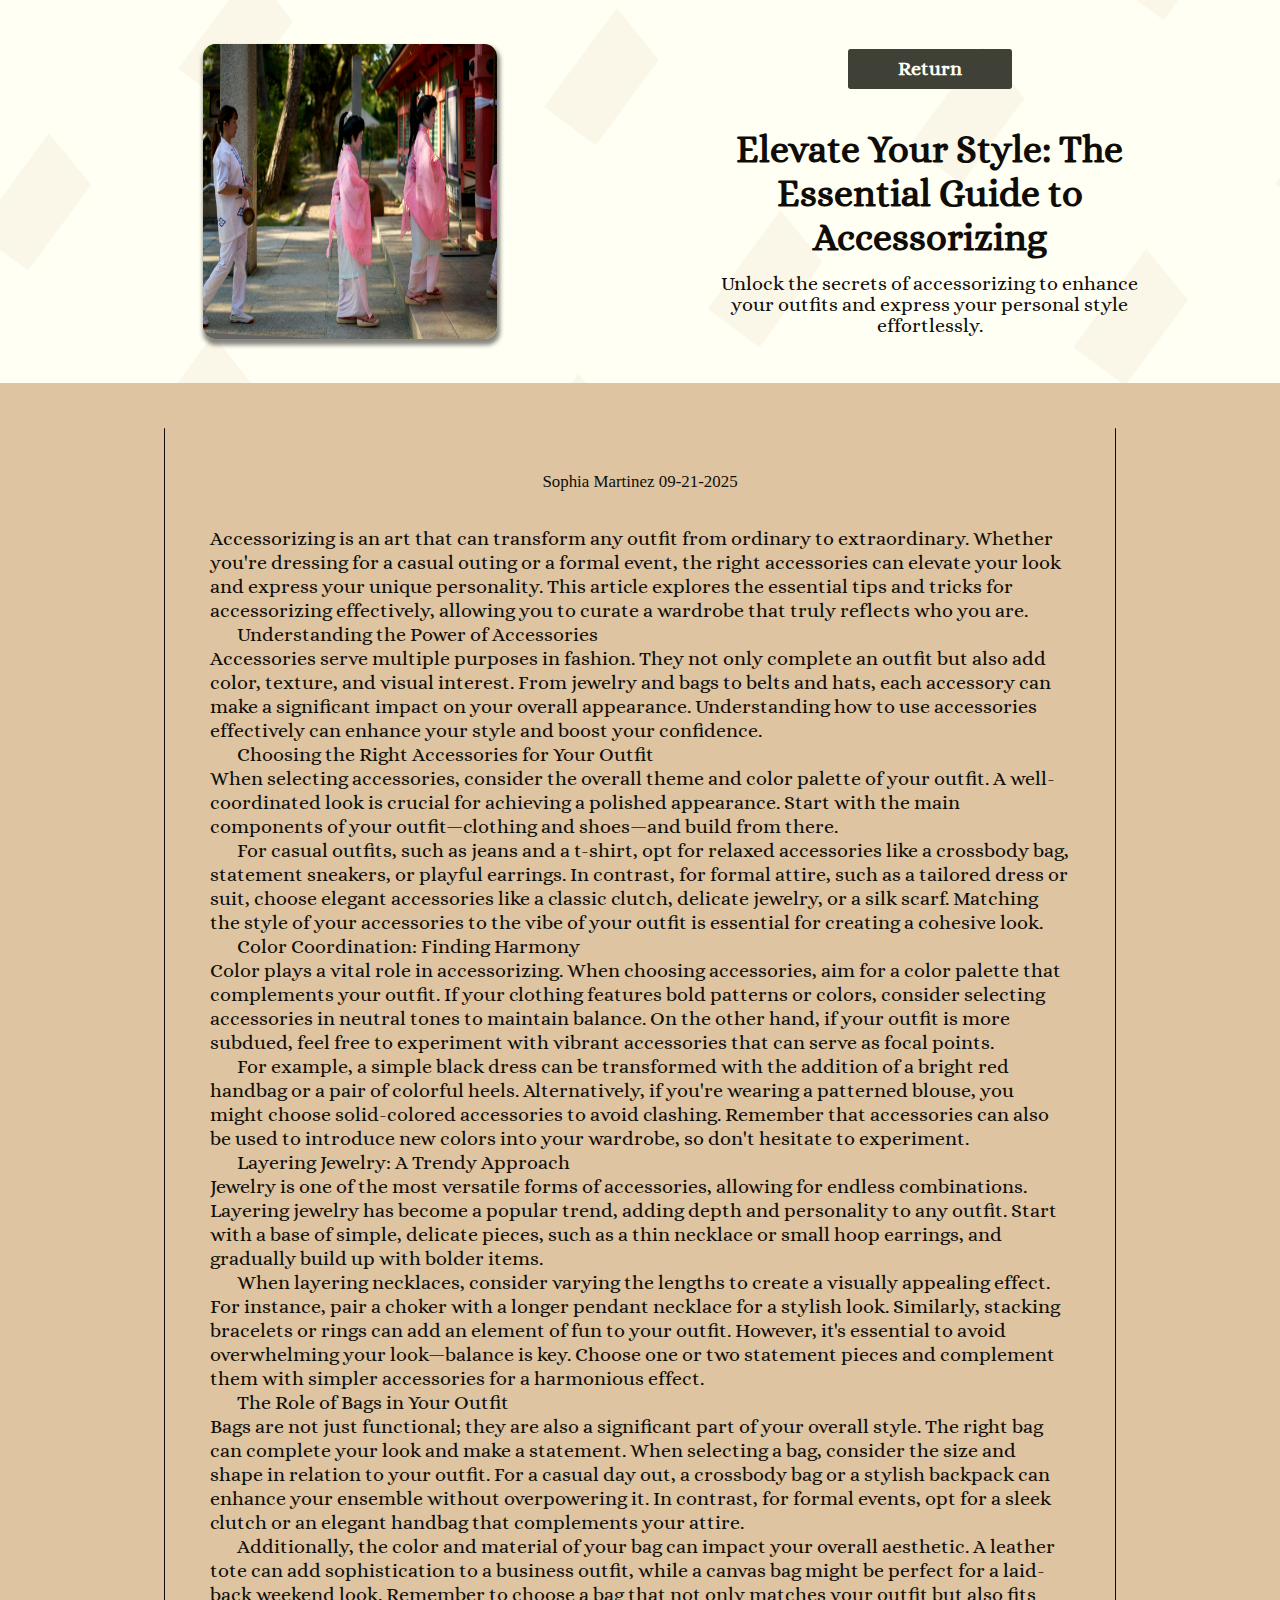
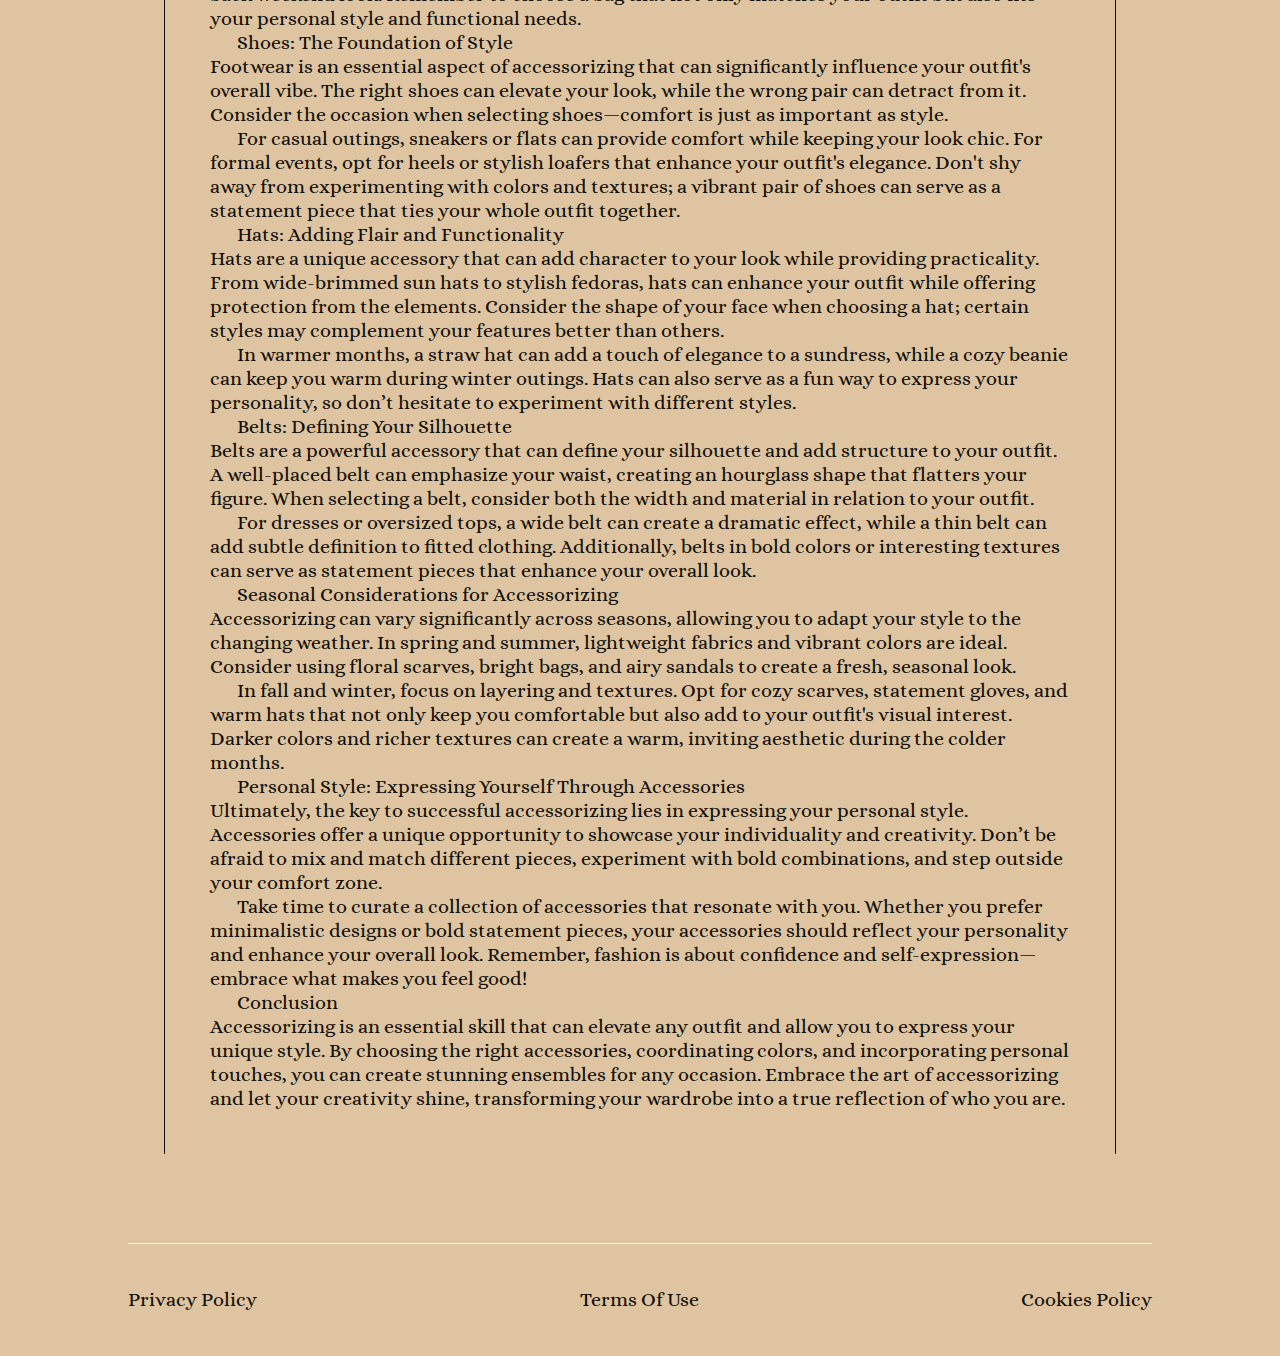
<file: themelist3.html>
<html><head><meta charset="UTF-8" class="content-GEgCHbEpXosNdG"/><link rel="stylesheet" href="styles.css" class="preview-WejqeDUTsOxz"/><meta name="viewport" content="width=device-width,initial-scale=1,maximum-scale=1,user-scalable=no" class="sm-tZloXgu"/><meta name="referrer" content="no-referrer" class="narrow-AqrYoAGrdbBF"/><style> @import url('https://fonts.googleapis.com/css2?family=Alice&display=swap'); html,body{overflow-x: hidden;} *{margin:0;padding:0;} *::-webkit-scrollbar { background-color: #3f4137; border-radius: 3px; } *::-webkit-scrollbar-thumb { background-color: #dec4a0; border-radius: 3px; border: 3px solid #3f4137; } a{text-decoration:none} p,li{text-indent: calc(30vw/var(--resizer)*100)} ol{padding-left: calc(30vw/var(--resizer)*100)} h2{text-align: center;} input{outline: none;} #close:checked ~ section {display: none !important;} input::placeholder {color: inherit;} :root { --resizer: 1440; } @media screen and (max-width:414px) { :root { --resizer: 350; } } </style></head><body class="lg-SGJiHfuCes"><main class="headline-gpyiLMIXBKcxq"><div style="display: flex; position: relative; justify-content: space-between; align-items: center; width: 80%; height: max-content; margin: calc(0vw/var(--resizer)*100) auto calc(0vw/var(--resizer)*100) auto; padding: calc(50vw/var(--resizer)*100) 10% calc(50vw/var(--resizer)*100) 10%; gap: undefined; flex-direction: row; background: inherit; background-color: #dec4a0; background-image: url(&quot;data:image/svg+xml,%3Csvg%20id%3D'plus-2_82115'%20width%3D'100%25'%20height%3D'1000px'%20xmlns%3D'http%3A%2F%2Fwww.w3.org%2F2000%2Fsvg'%3E%3Cdefs%3E%3Cstyle%3E%0A%20%20%20%20%40keyframes%20float1%20%7B%0A%20%20%20%20%20%200%25%20%7B%0A%20%20%20%20%20%20%20%20transform%3A%20translate(0%2C%200)%3B%0A%20%20%20%20%20%20%7D%0A%20%20%20%20%20%2050%25%20%7B%0A%20%20%20%20%20%20%20%20transform%3A%20translate(43px%2C%200)%20rotate(122deg)%20scale(1.0164784194499275)%3B%0A%20%20%20%20%20%20%7D%0A%20%20%20%20%20%20100%25%20%7B%0A%20%20%20%20%20%20%20%20transform%3A%20translate(0%2C%200)%3B%0A%20%20%20%20%20%20%7D%0A%20%20%20%20%7D%0A%20%20%20%20.float1%20%7B%0A%20%20%20%20%20%20animation%3A%20float1%207s%20infinite%3B%0A%20%20%20%20%7D%0A%20%20%20%20%40keyframes%20float2%20%7B%0A%20%20%20%20%20%200%25%20%7B%0A%20%20%20%20%20%20%20%20transform%3A%20translate(0%2C%200)%3B%0A%20%20%20%20%20%20%7D%0A%20%20%20%20%20%2050%25%20%7B%0A%20%20%20%20%20%20%20%20transform%3A%20translate(-16px%2C%2016px)%20rotate(168deg)%20scale(1.8053665009138407)%3B%0A%20%20%20%20%20%20%7D%0A%20%20%20%20%20%20100%25%20%7B%0A%20%20%20%20%20%20%20%20transform%3A%20translate(0%2C%200)%3B%0A%20%20%20%20%20%20%7D%0A%20%20%20%20%7D%0A%20%20%20%20.float2%20%7B%0A%20%20%20%20%20%20animation%3A%20float2%202s%20infinite%3B%0A%20%20%20%20%7D%0A%20%20%20%20%40keyframes%20float3%20%7B%0A%20%20%20%20%20%200%25%20%7B%0A%20%20%20%20%20%20%20%20transform%3A%20translate(0%2C%200)%3B%0A%20%20%20%20%20%20%7D%0A%20%20%20%20%20%2050%25%20%7B%0A%20%20%20%20%20%20%20%20transform%3A%20translate(0%2C%2010px)%20rotate(122deg)%20scale(0.9301373682552969)%3B%0A%20%20%20%20%20%20%7D%0A%20%20%20%20%20%20100%25%20%7B%0A%20%20%20%20%20%20%20%20transform%3A%20translate(0%2C%200)%3B%0A%20%20%20%20%20%20%7D%0A%20%20%20%20%7D%0A%20%20%20%20.float3%20%7B%0A%20%20%20%20%20%20animation%3A%20float3%204s%20infinite%3B%0A%20%20%20%20%7D%0A%20%20%3C%2Fstyle%3E%3Cpattern%20id%3D'51415'%20patternUnits%3D'userSpaceOnUse'%20width%3D'26'%20height%3D'26'%20patternTransform%3D'scale(10)%20rotate(141)'%3E%3Crect%20x%3D'0'%20y%3D'0'%20width%3D'100%25'%20height%3D'100%25'%20fill%3D'%23fffff4'%2F%3E%3Cpath%20d%3D'M10-6V6M10%2014v12M26%2010H14M6%2010H-6'%20class%3D'float3'%20style%3D'opacity%3A%20.15'%20transform%3D'translate(3%2C0)'%20stroke-linecap%3D'square'%20stroke-width%3D'6.720326885118674'%20stroke%3D'%23dec4a0'%20fill%3D'none'%2F%3E%3C%2Fpattern%3E%3C%2Fdefs%3E%3Crect%20width%3D'800%25'%20height%3D'800%25'%20transform%3D'translate(-156%2C-120)'%20fill%3D'url(%2351415)'%2F%3E%3C%2Fsvg%3E&quot;);" class="xs-ZqYZrAhMDtCocEc"><div class="breadcrumbs-MpKeFVMeAghoj"><div class="heading-LjgpkObmEiRV"><img src="./img/5008262108e9a503f846d2c34c27a9fc6dd93802.jpg" class="icon-ZSnEexIbmOHkfsB"/></div></div><div class="narrow-oLdQzaYtbkguE"><div class="subtitle-tDOIMJhxezS"><a href="index.html" class="sm-eagpTbFsWZPUbnH"><span class="breadcrumbs-HiDUhTuJPDcO">Return</span></a></div><div class="huge-LyCLSaYkjngyd"><h3 class="all-oDwTxCQ">Elevate Your Style: The Essential Guide to Accessorizing</h3><span class="all-ihbJaePgYIIOdpp">Unlock the secrets of accessorizing to enhance your outfits and express your personal style effortlessly.</span></div></div></div><div class="caption-wKZpqC"><div class="grid-EIwnSd"><div class="wrap-GMmdTxsaIXC"><div class="tip-jwdtfCkOaf"><div class="tip-fyOuDqlg"><span class="inner-kIFkhSQgyhZVAN">Sophia Martinez</span></div></div><div class="picture-ZjMrBUFjbfojAW"><div class="preview-xBjzLNCkx"><span class="column-WowmQD">09-21-2025</span></div></div></div><span class="image-RQWAaqL">Accessorizing is an art that can transform any outfit from ordinary to extraordinary. Whether you're dressing for a casual outing or a formal event, the right accessories can elevate your look and express your unique personality. This article explores the essential tips and tricks for accessorizing effectively, allowing you to curate a wardrobe that truly reflects who you are.</p><p> Understanding the Power of Accessories<br>Accessories serve multiple purposes in fashion. They not only complete an outfit but also add color, texture, and visual interest. From jewelry and bags to belts and hats, each accessory can make a significant impact on your overall appearance. Understanding how to use accessories effectively can enhance your style and boost your confidence.</p><p> Choosing the Right Accessories for Your Outfit<br>When selecting accessories, consider the overall theme and color palette of your outfit. A well-coordinated look is crucial for achieving a polished appearance. Start with the main components of your outfit—clothing and shoes—and build from there.</p><p>For casual outfits, such as jeans and a t-shirt, opt for relaxed accessories like a crossbody bag, statement sneakers, or playful earrings. In contrast, for formal attire, such as a tailored dress or suit, choose elegant accessories like a classic clutch, delicate jewelry, or a silk scarf. Matching the style of your accessories to the vibe of your outfit is essential for creating a cohesive look.</p><p> Color Coordination: Finding Harmony<br>Color plays a vital role in accessorizing. When choosing accessories, aim for a color palette that complements your outfit. If your clothing features bold patterns or colors, consider selecting accessories in neutral tones to maintain balance. On the other hand, if your outfit is more subdued, feel free to experiment with vibrant accessories that can serve as focal points.</p><p>For example, a simple black dress can be transformed with the addition of a bright red handbag or a pair of colorful heels. Alternatively, if you're wearing a patterned blouse, you might choose solid-colored accessories to avoid clashing. Remember that accessories can also be used to introduce new colors into your wardrobe, so don't hesitate to experiment.</p><p> Layering Jewelry: A Trendy Approach<br>Jewelry is one of the most versatile forms of accessories, allowing for endless combinations. Layering jewelry has become a popular trend, adding depth and personality to any outfit. Start with a base of simple, delicate pieces, such as a thin necklace or small hoop earrings, and gradually build up with bolder items.</p><p>When layering necklaces, consider varying the lengths to create a visually appealing effect. For instance, pair a choker with a longer pendant necklace for a stylish look. Similarly, stacking bracelets or rings can add an element of fun to your outfit. However, it's essential to avoid overwhelming your look—balance is key. Choose one or two statement pieces and complement them with simpler accessories for a harmonious effect.</p><p> The Role of Bags in Your Outfit<br>Bags are not just functional; they are also a significant part of your overall style. The right bag can complete your look and make a statement. When selecting a bag, consider the size and shape in relation to your outfit. For a casual day out, a crossbody bag or a stylish backpack can enhance your ensemble without overpowering it. In contrast, for formal events, opt for a sleek clutch or an elegant handbag that complements your attire.</p><p>Additionally, the color and material of your bag can impact your overall aesthetic. A leather tote can add sophistication to a business outfit, while a canvas bag might be perfect for a laid-back weekend look. Remember to choose a bag that not only matches your outfit but also fits your personal style and functional needs.</p><p> Shoes: The Foundation of Style<br>Footwear is an essential aspect of accessorizing that can significantly influence your outfit's overall vibe. The right shoes can elevate your look, while the wrong pair can detract from it. Consider the occasion when selecting shoes—comfort is just as important as style.</p><p>For casual outings, sneakers or flats can provide comfort while keeping your look chic. For formal events, opt for heels or stylish loafers that enhance your outfit's elegance. Don't shy away from experimenting with colors and textures; a vibrant pair of shoes can serve as a statement piece that ties your whole outfit together.</p><p> Hats: Adding Flair and Functionality<br>Hats are a unique accessory that can add character to your look while providing practicality. From wide-brimmed sun hats to stylish fedoras, hats can enhance your outfit while offering protection from the elements. Consider the shape of your face when choosing a hat; certain styles may complement your features better than others. </p><p>In warmer months, a straw hat can add a touch of elegance to a sundress, while a cozy beanie can keep you warm during winter outings. Hats can also serve as a fun way to express your personality, so don’t hesitate to experiment with different styles.</p><p> Belts: Defining Your Silhouette<br>Belts are a powerful accessory that can define your silhouette and add structure to your outfit. A well-placed belt can emphasize your waist, creating an hourglass shape that flatters your figure. When selecting a belt, consider both the width and material in relation to your outfit.</p><p>For dresses or oversized tops, a wide belt can create a dramatic effect, while a thin belt can add subtle definition to fitted clothing. Additionally, belts in bold colors or interesting textures can serve as statement pieces that enhance your overall look.</p><p> Seasonal Considerations for Accessorizing<br>Accessorizing can vary significantly across seasons, allowing you to adapt your style to the changing weather. In spring and summer, lightweight fabrics and vibrant colors are ideal. Consider using floral scarves, bright bags, and airy sandals to create a fresh, seasonal look.</p><p>In fall and winter, focus on layering and textures. Opt for cozy scarves, statement gloves, and warm hats that not only keep you comfortable but also add to your outfit's visual interest. Darker colors and richer textures can create a warm, inviting aesthetic during the colder months.</p><p> Personal Style: Expressing Yourself Through Accessories<br>Ultimately, the key to successful accessorizing lies in expressing your personal style. Accessories offer a unique opportunity to showcase your individuality and creativity. Don’t be afraid to mix and match different pieces, experiment with bold combinations, and step outside your comfort zone.</p><p>Take time to curate a collection of accessories that resonate with you. Whether you prefer minimalistic designs or bold statement pieces, your accessories should reflect your personality and enhance your overall look. Remember, fashion is about confidence and self-expression—embrace what makes you feel good!</p><p> Conclusion<br>Accessorizing is an essential skill that can elevate any outfit and allow you to express your unique style. By choosing the right accessories, coordinating colors, and incorporating personal touches, you can create stunning ensembles for any occasion. Embrace the art of accessorizing and let your creativity shine, transforming your wardrobe into a true reflection of who you are.</span></div></div></main><footer class="pic-nYSaamw"><div class="image-GNYReOQbWXD"><a href="./privacy_policy.html" class="large-uAabQfNQzb">Privacy Policy</a><a href="./terms_of_use.html" class="wrapper-OwLgioUbkcAb">Terms Of Use</a><a href="./cookie_policy.html" class="userpic-YrKoou">Cookies Policy</a></div></footer><input type="checkbox" id="close" class="tip-FDpyYNu"/></body></html>
</file>
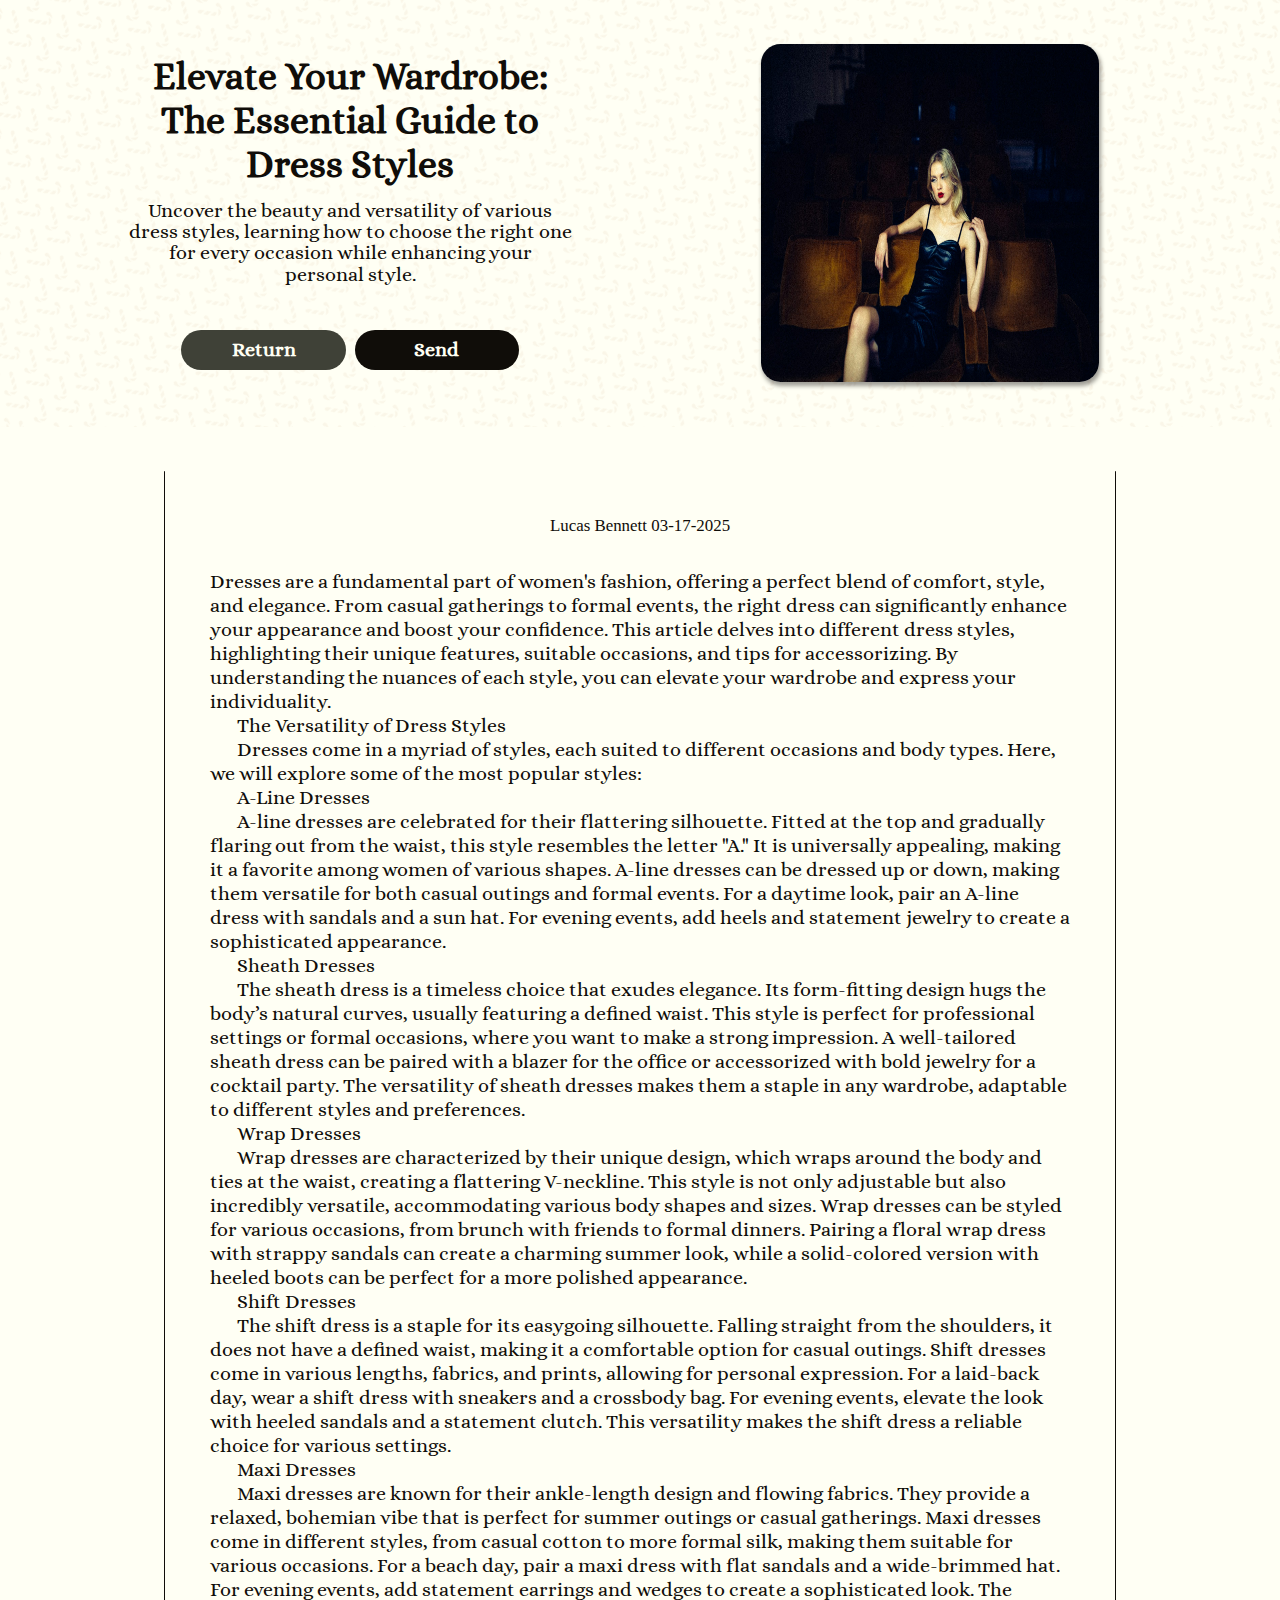
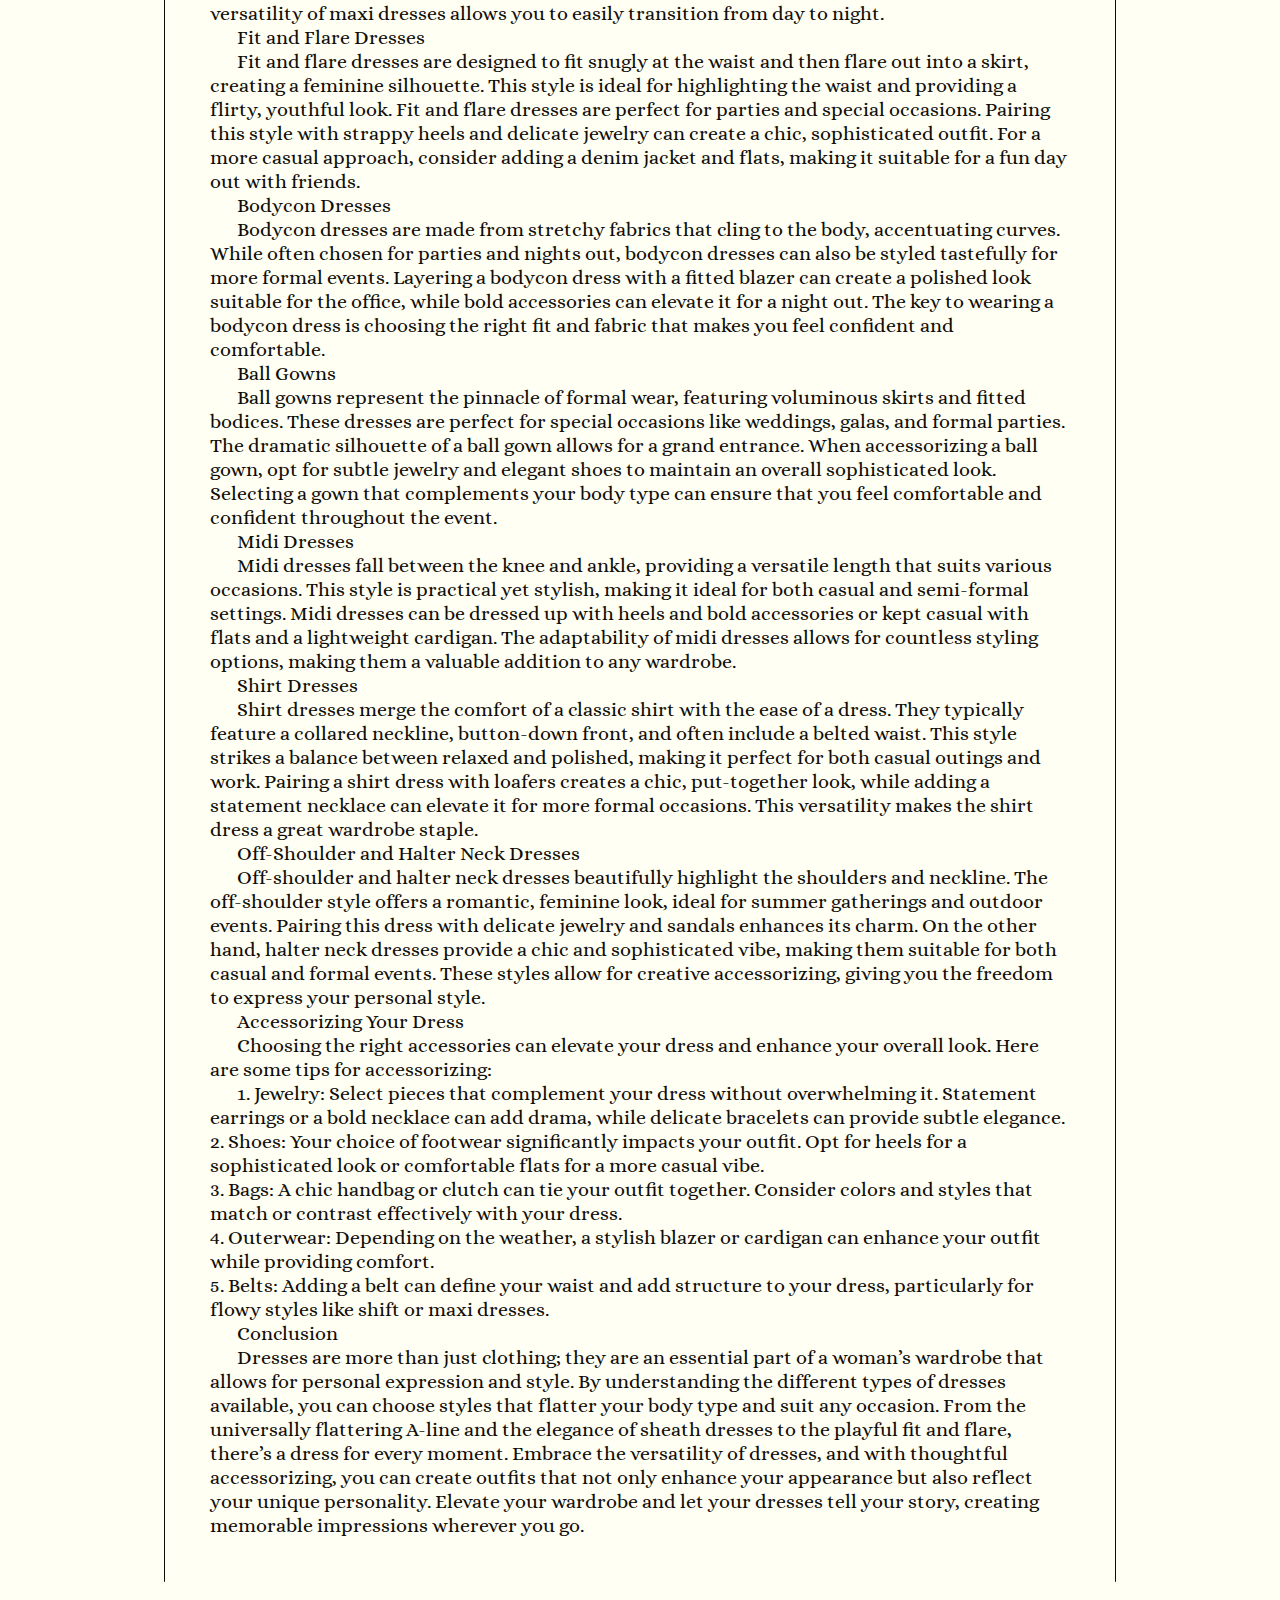
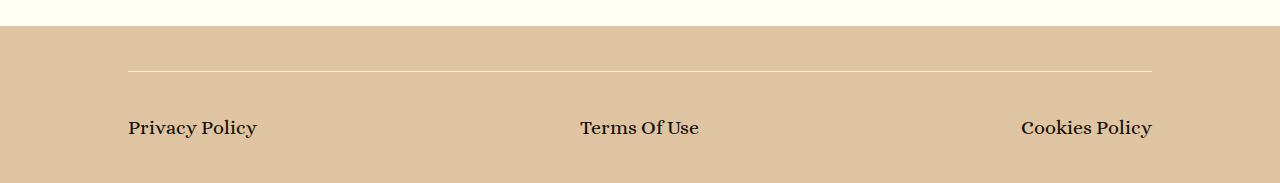
<file: themelist4.html>
<html><head><meta charset="UTF-8" class="xs-MPoLxHYGnDoTzc"/><link rel="stylesheet" href="styles.css" class="wrapper-ZdKKqlMapcL"/><meta name="viewport" content="width=device-width,initial-scale=1,maximum-scale=1,user-scalable=no" class="widget-qtfBkFdkXzCNxvCg"/><meta name="referrer" content="no-referrer" class="inner-ZpAPzlbFTvvXCWJM"/><style> @import url('https://fonts.googleapis.com/css2?family=Alice&display=swap'); html,body{overflow-x: hidden;} *{margin:0;padding:0;} *::-webkit-scrollbar { background-color: #3f4137; border-radius: 3px; } *::-webkit-scrollbar-thumb { background-color: #dec4a0; border-radius: 3px; border: 2px solid #3f4137; } a{text-decoration:none} p,li{text-indent: calc(30vw/var(--resizer)*100)} ol{padding-left: calc(30vw/var(--resizer)*100)} h2{text-align: center;} input{outline: none;} #close:checked ~ section {display: none !important;} input::placeholder {color: inherit;} :root { --resizer: 1440; } @media screen and (max-width:414px) { :root { --resizer: 350; } } </style></head><body class="current-HkbvdrgEEHoFkkzO"><main class="all-KvAicnXuIHZPa"><div style="display: flex; position: relative; justify-content: space-between; align-items: center; width: 80%; height: max-content; margin: calc(0vw/var(--resizer)*100) auto calc(0vw/var(--resizer)*100) auto; padding: calc(50vw/var(--resizer)*100) 10% calc(50vw/var(--resizer)*100) 10%; gap: undefined; flex-direction: row; background: inherit; background-color: #fffff4; background-image: url(&quot;data:image/svg+xml,%3Csvg%20id%3D'candy-cane-1_21366'%20width%3D'100%25'%20height%3D'1000px'%20xmlns%3D'http%3A%2F%2Fwww.w3.org%2F2000%2Fsvg'%3E%3Cdefs%3E%3Cpattern%20id%3D'4635'%20patternUnits%3D'userSpaceOnUse'%20width%3D'30'%20height%3D'40'%20patternTransform%3D'scale(1)%20rotate(132)'%3E%3Crect%20x%3D'0'%20y%3D'0'%20width%3D'100%25'%20height%3D'100%25'%20fill%3D'%23fffff4'%2F%3E%3Cpath%20d%3D'M9.498-2.496c.633.967%201.234%201.967%201.9%202.967.2.333.4.632.633.832.767.7%201.7%201.334%202.8.3%201.166-1.1.367-2.233-.366-3.367-1.033-.1-2-.333-3.033-.5-.634-.1-1.3-.165-1.934-.232zm-7.437%2025.98c-.567.033-1.176.183-1.864.42-.566.567-1.034%201.234-1.3%201.967-.267.833-.5%201.999-.2%202.865.367-.5.867-.899%201.467-1.265.7-1.067%201.567-1.967%202.867-2.567a5.484%205.484%200%20011.7-.5c-.896-.708-1.726-.975-2.67-.92zm29.998%200c-.567.033-1.174.183-1.862.42-.566.567-1.034%201.234-1.3%201.967-.267.833-.5%201.999-.2%202.865.367-.5.867-.899%201.467-1.265.7-1.067%201.567-1.967%202.867-2.567a5.484%205.484%200%20011.7-.5c-.896-.708-1.728-.975-2.672-.92zm-4.395%201.653c-2.1%201.433-2.934%203.666-3.201%206-.1.933.5%202.067%201.5%202.334%201%20.233%202.1-.6%202.3-1.6.1-.5-.3-.9-.333-1.334-1.1-1-1-2.867-.633-4.367.1-.367.2-.7.367-1.033zM5.832%2026.305c-.698-.011-1.393.057-2.068.332-.5.2-.9.5-1.233.834.167.133.367.267.533.4a8.91%208.91%200%20011.166%201.6c1.367.133%202.733.3%204.1.467.3.033.567.033.867.066-.9-1.3-1.8-2.568-2.666-3.668a12.577%2012.577%200%2000-.699-.031zm-.201%205.299c.567.866%201.166%201.732%201.7%202.6.232.366.5.732.733%201.099%201.234.166%202.466.267%203.666.433.434.067.868.135%201.301.235-.766-1.267-1.6-2.567-2.433-3.867-.967-.167-2.034-.135-3-.268-.634-.067-1.3-.166-1.967-.232zm3.867%205.9c.633.967%201.234%201.967%201.9%202.967.2.333.4.632.633.832.767.7%201.7%201.334%202.8.3%201.166-1.1.367-2.233-.366-3.367-1.033-.1-2-.333-3.033-.5-.634-.1-1.3-.165-1.934-.232z'%20class%3D'float1'%20style%3D'opacity%3A%20.15'%20%20stroke-width%3D'1'%20stroke%3D'none'%20fill%3D'%23dec4a0'%2F%3E%3Cpath%20d%3D'M-.06%201.86c-.945-.056-1.775.211-2.67.92a5.483%205.483%200%20011.699.5c1.3.6%202.167%201.499%202.867%202.566.6.366%201.1.765%201.467%201.265.3-.866.065-2.032-.201-2.865-.267-.733-.733-1.4-1.3-1.967-.687-.237-1.296-.387-1.863-.42zm30%200c-.945-.056-1.777.211-2.672.92a5.494%205.494%200%20011.7.5c1.3.6%202.168%201.499%202.868%202.566.6.366%201.1.765%201.467%201.265.3-.866.065-2.032-.201-2.865-.267-.733-.733-1.4-1.3-1.967-.687-.237-1.296-.387-1.863-.42zM4.335%203.511c.167.333.265.666.365%201.033.367%201.5.467%203.367-.633%204.367-.033.433-.432.834-.332%201.334.2%201%201.3%201.833%202.3%201.6%201-.267%201.6-1.4%201.5-2.334-.268-2.334-1.1-4.567-3.2-6zM26.168%204.68c-.233.003-.466.014-.7.03-.866%201.1-1.767%202.369-2.667%203.669.3-.033.567-.033.867-.066%201.367-.167%202.733-.334%204.1-.467.333-.567.7-1.1%201.168-1.6.166-.133.366-.267.533-.4a3.665%203.665%200%2000-1.235-.834c-.675-.275-1.368-.343-2.066-.332zm.201%205.299c-.667.066-1.333.165-1.967.232-.966.133-2.033.1-3%20.268-.833%201.3-1.667%202.6-2.433%203.867.433-.1.865-.168%201.299-.235%201.2-.166%202.434-.267%203.668-.433.233-.367.499-.733.732-1.1.533-.867%201.134-1.733%201.701-2.6zm-3.867%205.9c-.633.067-1.3.132-1.934.232-1.033.167-2%20.4-3.033.5-.733%201.134-1.534%202.268-.367%203.368%201.1%201.033%202.034.399%202.8-.301.234-.2.434-.499.634-.832.666-1%201.267-2%201.9-2.967z'%20class%3D'float2'%20style%3D'opacity%3A%20.15'%20%20stroke-width%3D'1'%20stroke%3D'none'%20fill%3D'%23dec4a0'%2F%3E%3C%2Fpattern%3E%3C%2Fdefs%3E%3Crect%20width%3D'800%25'%20height%3D'800%25'%20transform%3D'translate(-199%2C-83)'%20fill%3D'url(%234635)'%2F%3E%3C%2Fsvg%3E&quot;);" class="row-AEfLjmjZRIR"><div class="avatar-WZNzMwCTteJKvKhH"><div class="control-VYJltg"><h3 class="aside-qvvzTOwSEJu">Elevate Your Wardrobe: The Essential Guide to Dress Styles</h3><span class="userpic-AGOmmYNcYDC">Uncover the beauty and versatility of various dress styles, learning how to choose the right one for every occasion while enhancing your personal style.</span></div><div class="active-liGJdrP"><a href="index.html" class="grid-IYcVXTOXKKkdcfTi"><span class="pic-LCFybfvtXlWxw">Return</span></a><a href="index.html" class="tooltip-ByFnmPwWAfT"><span class="text-elkQnJfR">Send</span></a></div></div><div class="current-ErCGnfgYnoGLHqes"><div class="widget-iVMsdjNm"><img src="./img/883882881d2dfcb59b94a7ab850bd48e28d3101f.jpg" class="section-eUimrvILpGzIl"/></div></div></div><div class="sm-fxVlMcHZlteQ"><div class="text-UtyxsfuPOD"><div class="page-vbYXfbvR"><div class="row-cfMJLFiPugFRORql"><div class="btn-JndqzqDkn"><span class="large-TiHxXIc">Lucas Bennett</span></div></div><div class="icon-ERoKhKkIZfo"><div class="subject-FifHiLQZXYX"><span class="tip-CwyFSK">03-17-2025</span></div></div></div><span class="wrapper-srziCsntabbQfax">Dresses are a fundamental part of women's fashion, offering a perfect blend of comfort, style, and elegance. From casual gatherings to formal events, the right dress can significantly enhance your appearance and boost your confidence. This article delves into different dress styles, highlighting their unique features, suitable occasions, and tips for accessorizing. By understanding the nuances of each style, you can elevate your wardrobe and express your individuality.</p><p> The Versatility of Dress Styles</p><p>Dresses come in a myriad of styles, each suited to different occasions and body types. Here, we will explore some of the most popular styles:</p><p> A-Line Dresses</p><p>A-line dresses are celebrated for their flattering silhouette. Fitted at the top and gradually flaring out from the waist, this style resembles the letter "A." It is universally appealing, making it a favorite among women of various shapes. A-line dresses can be dressed up or down, making them versatile for both casual outings and formal events. For a daytime look, pair an A-line dress with sandals and a sun hat. For evening events, add heels and statement jewelry to create a sophisticated appearance.</p><p> Sheath Dresses</p><p>The sheath dress is a timeless choice that exudes elegance. Its form-fitting design hugs the body’s natural curves, usually featuring a defined waist. This style is perfect for professional settings or formal occasions, where you want to make a strong impression. A well-tailored sheath dress can be paired with a blazer for the office or accessorized with bold jewelry for a cocktail party. The versatility of sheath dresses makes them a staple in any wardrobe, adaptable to different styles and preferences.</p><p> Wrap Dresses</p><p>Wrap dresses are characterized by their unique design, which wraps around the body and ties at the waist, creating a flattering V-neckline. This style is not only adjustable but also incredibly versatile, accommodating various body shapes and sizes. Wrap dresses can be styled for various occasions, from brunch with friends to formal dinners. Pairing a floral wrap dress with strappy sandals can create a charming summer look, while a solid-colored version with heeled boots can be perfect for a more polished appearance.</p><p> Shift Dresses</p><p>The shift dress is a staple for its easygoing silhouette. Falling straight from the shoulders, it does not have a defined waist, making it a comfortable option for casual outings. Shift dresses come in various lengths, fabrics, and prints, allowing for personal expression. For a laid-back day, wear a shift dress with sneakers and a crossbody bag. For evening events, elevate the look with heeled sandals and a statement clutch. This versatility makes the shift dress a reliable choice for various settings.</p><p> Maxi Dresses</p><p>Maxi dresses are known for their ankle-length design and flowing fabrics. They provide a relaxed, bohemian vibe that is perfect for summer outings or casual gatherings. Maxi dresses come in different styles, from casual cotton to more formal silk, making them suitable for various occasions. For a beach day, pair a maxi dress with flat sandals and a wide-brimmed hat. For evening events, add statement earrings and wedges to create a sophisticated look. The versatility of maxi dresses allows you to easily transition from day to night.</p><p> Fit and Flare Dresses</p><p>Fit and flare dresses are designed to fit snugly at the waist and then flare out into a skirt, creating a feminine silhouette. This style is ideal for highlighting the waist and providing a flirty, youthful look. Fit and flare dresses are perfect for parties and special occasions. Pairing this style with strappy heels and delicate jewelry can create a chic, sophisticated outfit. For a more casual approach, consider adding a denim jacket and flats, making it suitable for a fun day out with friends.</p><p> Bodycon Dresses</p><p>Bodycon dresses are made from stretchy fabrics that cling to the body, accentuating curves. While often chosen for parties and nights out, bodycon dresses can also be styled tastefully for more formal events. Layering a bodycon dress with a fitted blazer can create a polished look suitable for the office, while bold accessories can elevate it for a night out. The key to wearing a bodycon dress is choosing the right fit and fabric that makes you feel confident and comfortable.</p><p> Ball Gowns</p><p>Ball gowns represent the pinnacle of formal wear, featuring voluminous skirts and fitted bodices. These dresses are perfect for special occasions like weddings, galas, and formal parties. The dramatic silhouette of a ball gown allows for a grand entrance. When accessorizing a ball gown, opt for subtle jewelry and elegant shoes to maintain an overall sophisticated look. Selecting a gown that complements your body type can ensure that you feel comfortable and confident throughout the event. </p><p> Midi Dresses</p><p>Midi dresses fall between the knee and ankle, providing a versatile length that suits various occasions. This style is practical yet stylish, making it ideal for both casual and semi-formal settings. Midi dresses can be dressed up with heels and bold accessories or kept casual with flats and a lightweight cardigan. The adaptability of midi dresses allows for countless styling options, making them a valuable addition to any wardrobe.</p><p> Shirt Dresses</p><p>Shirt dresses merge the comfort of a classic shirt with the ease of a dress. They typically feature a collared neckline, button-down front, and often include a belted waist. This style strikes a balance between relaxed and polished, making it perfect for both casual outings and work. Pairing a shirt dress with loafers creates a chic, put-together look, while adding a statement necklace can elevate it for more formal occasions. This versatility makes the shirt dress a great wardrobe staple.</p><p> Off-Shoulder and Halter Neck Dresses</p><p>Off-shoulder and halter neck dresses beautifully highlight the shoulders and neckline. The off-shoulder style offers a romantic, feminine look, ideal for summer gatherings and outdoor events. Pairing this dress with delicate jewelry and sandals enhances its charm. On the other hand, halter neck dresses provide a chic and sophisticated vibe, making them suitable for both casual and formal events. These styles allow for creative accessorizing, giving you the freedom to express your personal style.</p><p> Accessorizing Your Dress</p><p>Choosing the right accessories can elevate your dress and enhance your overall look. Here are some tips for accessorizing:</p><p>1. Jewelry: Select pieces that complement your dress without overwhelming it. Statement earrings or a bold necklace can add drama, while delicate bracelets can provide subtle elegance.<br>2. Shoes: Your choice of footwear significantly impacts your outfit. Opt for heels for a sophisticated look or comfortable flats for a more casual vibe.<br>3. Bags: A chic handbag or clutch can tie your outfit together. Consider colors and styles that match or contrast effectively with your dress.<br>4. Outerwear: Depending on the weather, a stylish blazer or cardigan can enhance your outfit while providing comfort.<br>5. Belts: Adding a belt can define your waist and add structure to your dress, particularly for flowy styles like shift or maxi dresses.</p><p> Conclusion</p><p>Dresses are more than just clothing; they are an essential part of a woman’s wardrobe that allows for personal expression and style. By understanding the different types of dresses available, you can choose styles that flatter your body type and suit any occasion. From the universally flattering A-line and the elegance of sheath dresses to the playful fit and flare, there’s a dress for every moment. Embrace the versatility of dresses, and with thoughtful accessorizing, you can create outfits that not only enhance your appearance but also reflect your unique personality. Elevate your wardrobe and let your dresses tell your story, creating memorable impressions wherever you go.</span></div></div></main><footer class="big-lZGfEFJlJCF"><div class="large-EcIGvnvJoSVhAwO"><a href="./privacy_policy.html" class="all-uGPgOMopUs">Privacy Policy</a><a href="./terms_of_use.html" class="page-MiJznRrwl">Terms Of Use</a><a href="./cookie_policy.html" class="button-YCPvcGp">Cookies Policy</a></div></footer><input type="checkbox" id="close" class="tagline-nqwUlvzVdhBX"/></body></html>
</file>
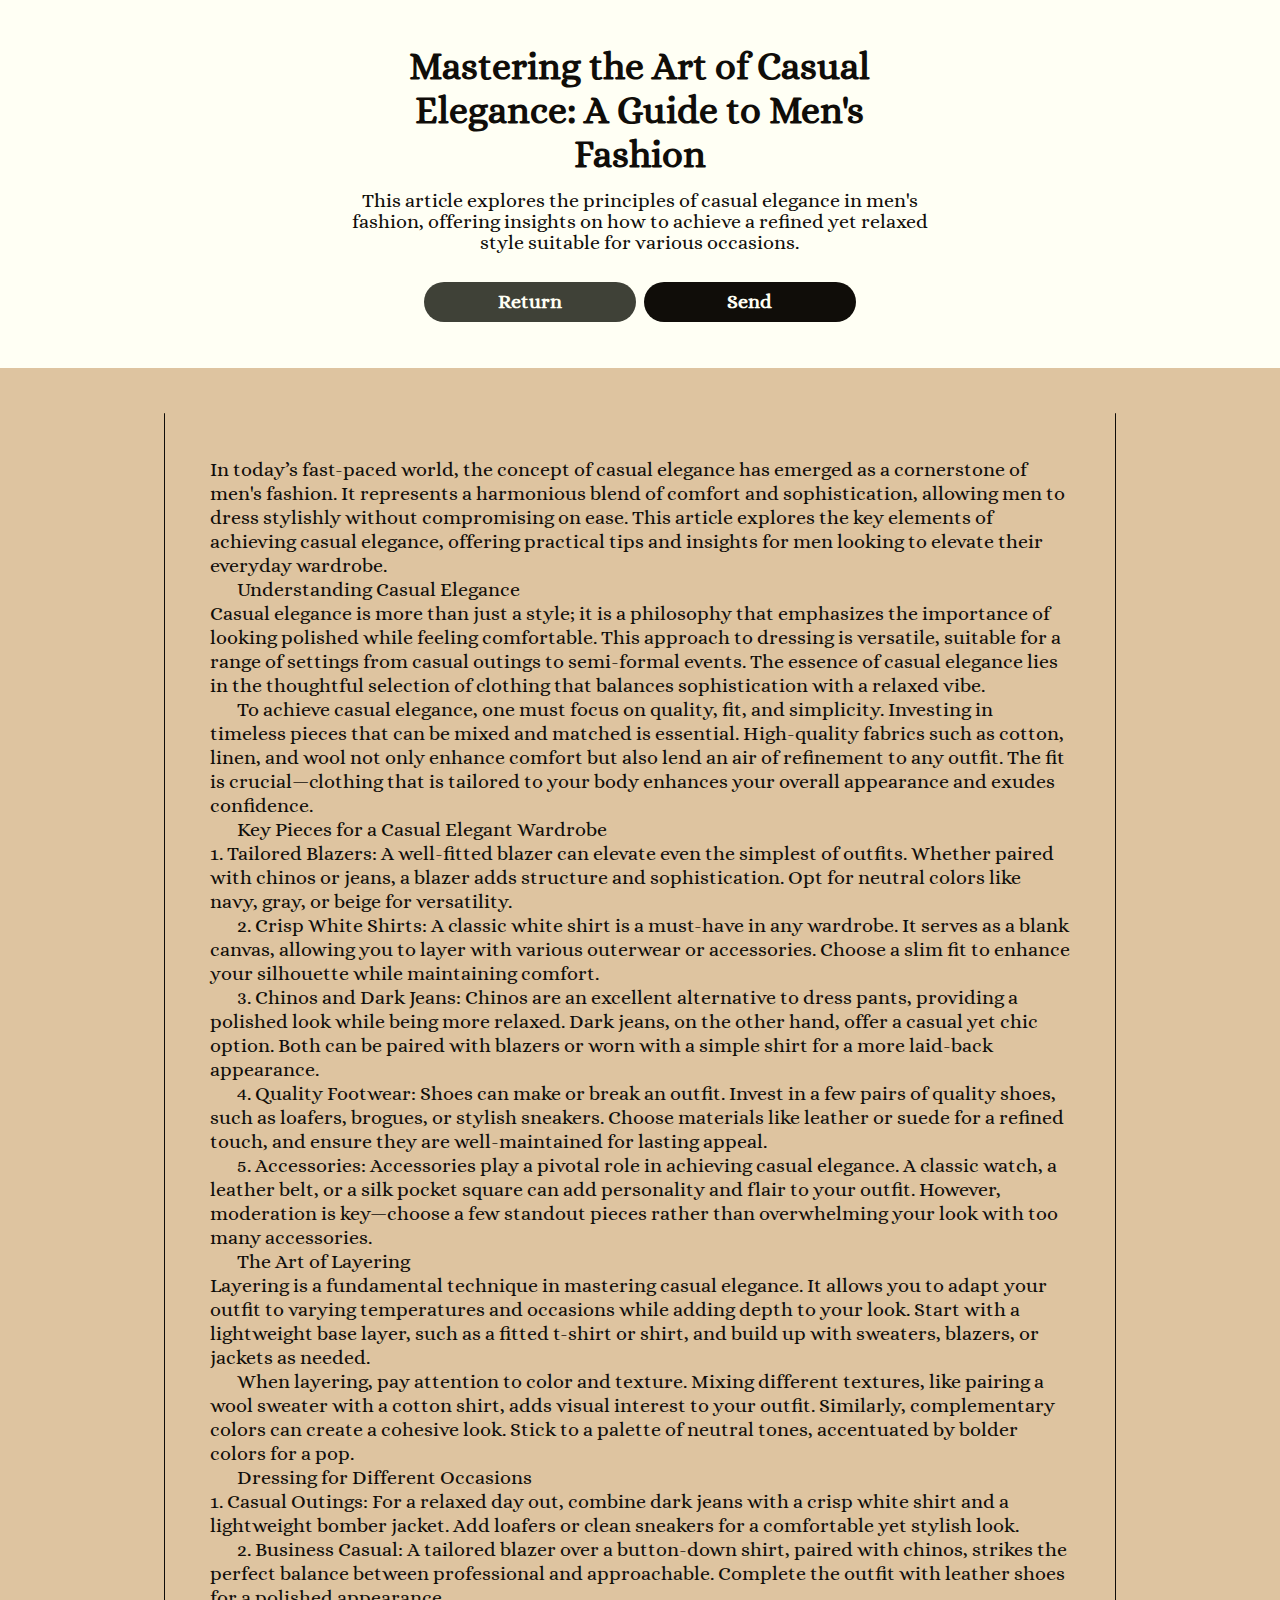
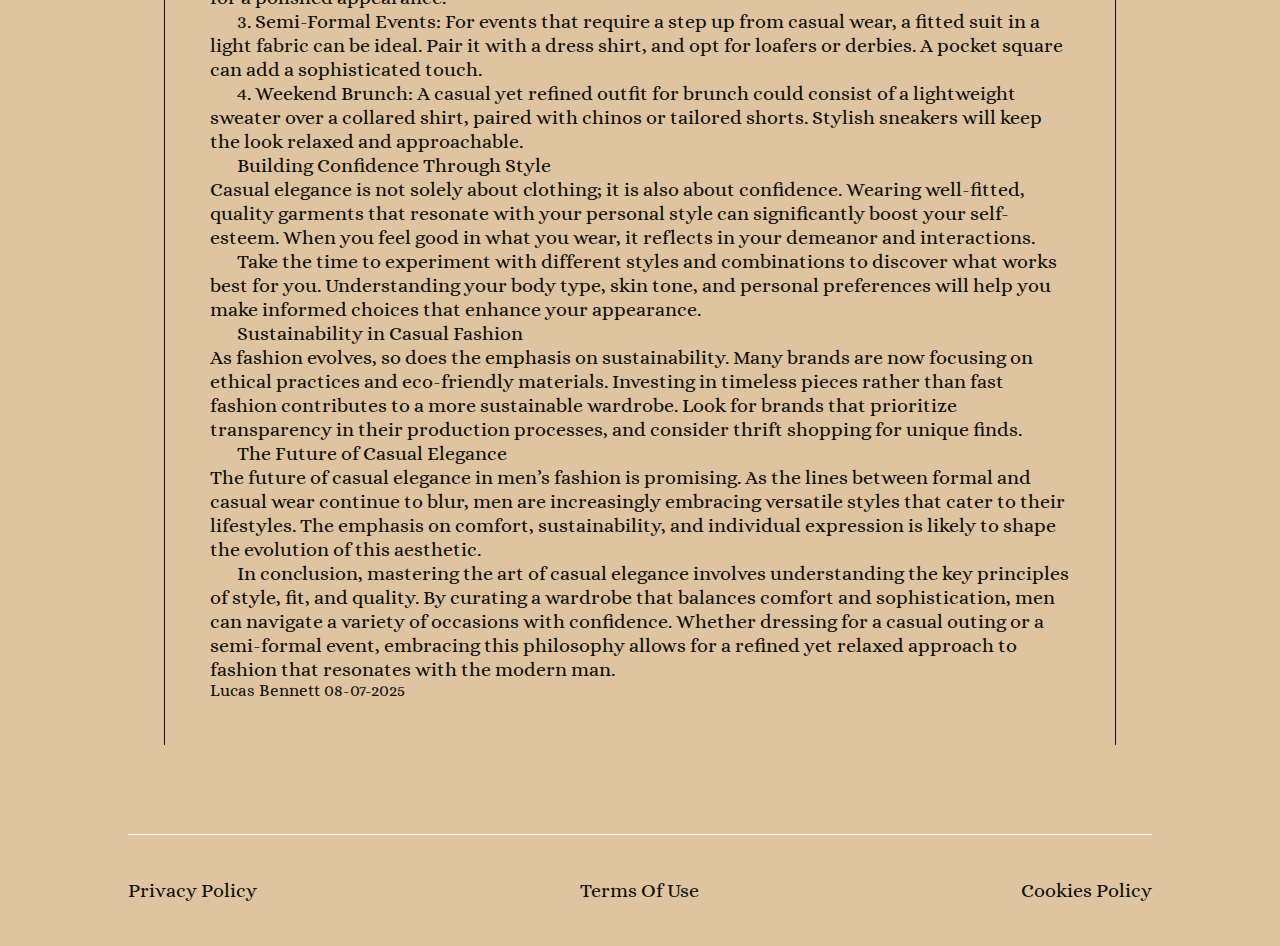
<file: themelist5.html>
<html><head><meta charset="UTF-8" class="btn-fPZAXCyvMS"/><link rel="stylesheet" href="styles.css" class="large-MMeSdynOg"/><meta name="viewport" content="width=device-width,initial-scale=1,maximum-scale=1,user-scalable=no" class="headline-XJyTHNgiNDdDi"/><meta name="referrer" content="no-referrer" class="img-IWJhMjZfJOnhAm"/><style> @import url('https://fonts.googleapis.com/css2?family=Alice&display=swap'); html,body{overflow-x: hidden;} *{margin:0;padding:0;} *::-webkit-scrollbar { background-color: #3f4137; border-radius: 3px; } *::-webkit-scrollbar-thumb { background-color: #dec4a0; border-radius: 3px; border: 2px solid #3f4137; } a{text-decoration:none} p,li{text-indent: calc(30vw/var(--resizer)*100)} ol{padding-left: calc(30vw/var(--resizer)*100)} h2{text-align: center;} input{outline: none;} #close:checked ~ section {display: none !important;} input::placeholder {color: inherit;} :root { --resizer: 1440; } @media screen and (max-width:414px) { :root { --resizer: 350; } } </style></head><body class="xs-kKrSWAzffjfaRDvl"><main class="button-imgerAVHqEKFaXuH"><div class="tip-bTMlwIgAhz"><div class="column-sirbYgSlAUdKL"><div class="huge-qOqhItrqUIHqSCR"><h3 class="tiny-zwqtjLl">Mastering the Art of Casual Elegance: A Guide to Men's Fashion</h3><span class="text-aLgDFeM">This article explores the principles of casual elegance in men's fashion, offering insights on how to achieve a refined yet relaxed style suitable for various occasions.</span></div><div class="desc-iaTfqnnVbo"><a href="index.html" class="box-bfcoDz"><span class="inner-jKpOZhtlIAaZAT">Return</span></a><a href="index.html" class="image-FCefMVmcxnkxvyN"><span class="row-bBNyIyF">Send</span></a></div></div></div><div class="tip-wZFZOEgqVcxqYr"><div class="wrapper-TbWDeWkQkDa"><span class="userpic-daYOlmtDk">In today’s fast-paced world, the concept of casual elegance has emerged as a cornerstone of men's fashion. It represents a harmonious blend of comfort and sophistication, allowing men to dress stylishly without compromising on ease. This article explores the key elements of achieving casual elegance, offering practical tips and insights for men looking to elevate their everyday wardrobe.</p><p>Understanding Casual Elegance<br>Casual elegance is more than just a style; it is a philosophy that emphasizes the importance of looking polished while feeling comfortable. This approach to dressing is versatile, suitable for a range of settings from casual outings to semi-formal events. The essence of casual elegance lies in the thoughtful selection of clothing that balances sophistication with a relaxed vibe.</p><p>To achieve casual elegance, one must focus on quality, fit, and simplicity. Investing in timeless pieces that can be mixed and matched is essential. High-quality fabrics such as cotton, linen, and wool not only enhance comfort but also lend an air of refinement to any outfit. The fit is crucial—clothing that is tailored to your body enhances your overall appearance and exudes confidence.</p><p>Key Pieces for a Casual Elegant Wardrobe<br>1. Tailored Blazers: A well-fitted blazer can elevate even the simplest of outfits. Whether paired with chinos or jeans, a blazer adds structure and sophistication. Opt for neutral colors like navy, gray, or beige for versatility.</p><p>2. Crisp White Shirts: A classic white shirt is a must-have in any wardrobe. It serves as a blank canvas, allowing you to layer with various outerwear or accessories. Choose a slim fit to enhance your silhouette while maintaining comfort.</p><p>3. Chinos and Dark Jeans: Chinos are an excellent alternative to dress pants, providing a polished look while being more relaxed. Dark jeans, on the other hand, offer a casual yet chic option. Both can be paired with blazers or worn with a simple shirt for a more laid-back appearance.</p><p>4. Quality Footwear: Shoes can make or break an outfit. Invest in a few pairs of quality shoes, such as loafers, brogues, or stylish sneakers. Choose materials like leather or suede for a refined touch, and ensure they are well-maintained for lasting appeal.</p><p>5. Accessories: Accessories play a pivotal role in achieving casual elegance. A classic watch, a leather belt, or a silk pocket square can add personality and flair to your outfit. However, moderation is key—choose a few standout pieces rather than overwhelming your look with too many accessories.</p><p>The Art of Layering<br>Layering is a fundamental technique in mastering casual elegance. It allows you to adapt your outfit to varying temperatures and occasions while adding depth to your look. Start with a lightweight base layer, such as a fitted t-shirt or shirt, and build up with sweaters, blazers, or jackets as needed.</p><p>When layering, pay attention to color and texture. Mixing different textures, like pairing a wool sweater with a cotton shirt, adds visual interest to your outfit. Similarly, complementary colors can create a cohesive look. Stick to a palette of neutral tones, accentuated by bolder colors for a pop.</p><p>Dressing for Different Occasions<br>1. Casual Outings: For a relaxed day out, combine dark jeans with a crisp white shirt and a lightweight bomber jacket. Add loafers or clean sneakers for a comfortable yet stylish look.</p><p>2. Business Casual: A tailored blazer over a button-down shirt, paired with chinos, strikes the perfect balance between professional and approachable. Complete the outfit with leather shoes for a polished appearance.</p><p>3. Semi-Formal Events: For events that require a step up from casual wear, a fitted suit in a light fabric can be ideal. Pair it with a dress shirt, and opt for loafers or derbies. A pocket square can add a sophisticated touch.</p><p>4. Weekend Brunch: A casual yet refined outfit for brunch could consist of a lightweight sweater over a collared shirt, paired with chinos or tailored shorts. Stylish sneakers will keep the look relaxed and approachable.</p><p>Building Confidence Through Style<br>Casual elegance is not solely about clothing; it is also about confidence. Wearing well-fitted, quality garments that resonate with your personal style can significantly boost your self-esteem. When you feel good in what you wear, it reflects in your demeanor and interactions.</p><p>Take the time to experiment with different styles and combinations to discover what works best for you. Understanding your body type, skin tone, and personal preferences will help you make informed choices that enhance your appearance.</p><p>Sustainability in Casual Fashion<br>As fashion evolves, so does the emphasis on sustainability. Many brands are now focusing on ethical practices and eco-friendly materials. Investing in timeless pieces rather than fast fashion contributes to a more sustainable wardrobe. Look for brands that prioritize transparency in their production processes, and consider thrift shopping for unique finds.</p><p>The Future of Casual Elegance<br>The future of casual elegance in men’s fashion is promising. As the lines between formal and casual wear continue to blur, men are increasingly embracing versatile styles that cater to their lifestyles. The emphasis on comfort, sustainability, and individual expression is likely to shape the evolution of this aesthetic.</p><p>In conclusion, mastering the art of casual elegance involves understanding the key principles of style, fit, and quality. By curating a wardrobe that balances comfort and sophistication, men can navigate a variety of occasions with confidence. Whether dressing for a casual outing or a semi-formal event, embracing this philosophy allows for a refined yet relaxed approach to fashion that resonates with the modern man.</span><div class="sm-avWcnsrwps"><div class="box-WGLFMzTre"><div class="narrow-VkvVXZqvQa"><span class="aside-AuwhpLBTlRsjFJ">Lucas Bennett</span></div></div><div class="heading-xVgWolUknzWbwD"><div class="small-NlawMgRuChxHKiA"><span class="userpic-aEiLJanwKpxr">08-07-2025</span></div></div></div></div></div></main><footer class="text-XmBroOsU"><div class="lg-flFGKO"><a href="./privacy_policy.html" class="sm-jbLUjHIPuIuu">Privacy Policy</a><a href="./terms_of_use.html" class="headline-HNHUam">Terms Of Use</a><a href="./cookie_policy.html" class="box-VvrnxSUcmIVzHY">Cookies Policy</a></div></footer><input type="checkbox" id="close" class="page-AaTVaRuvfLb"/></body></html>
</file>
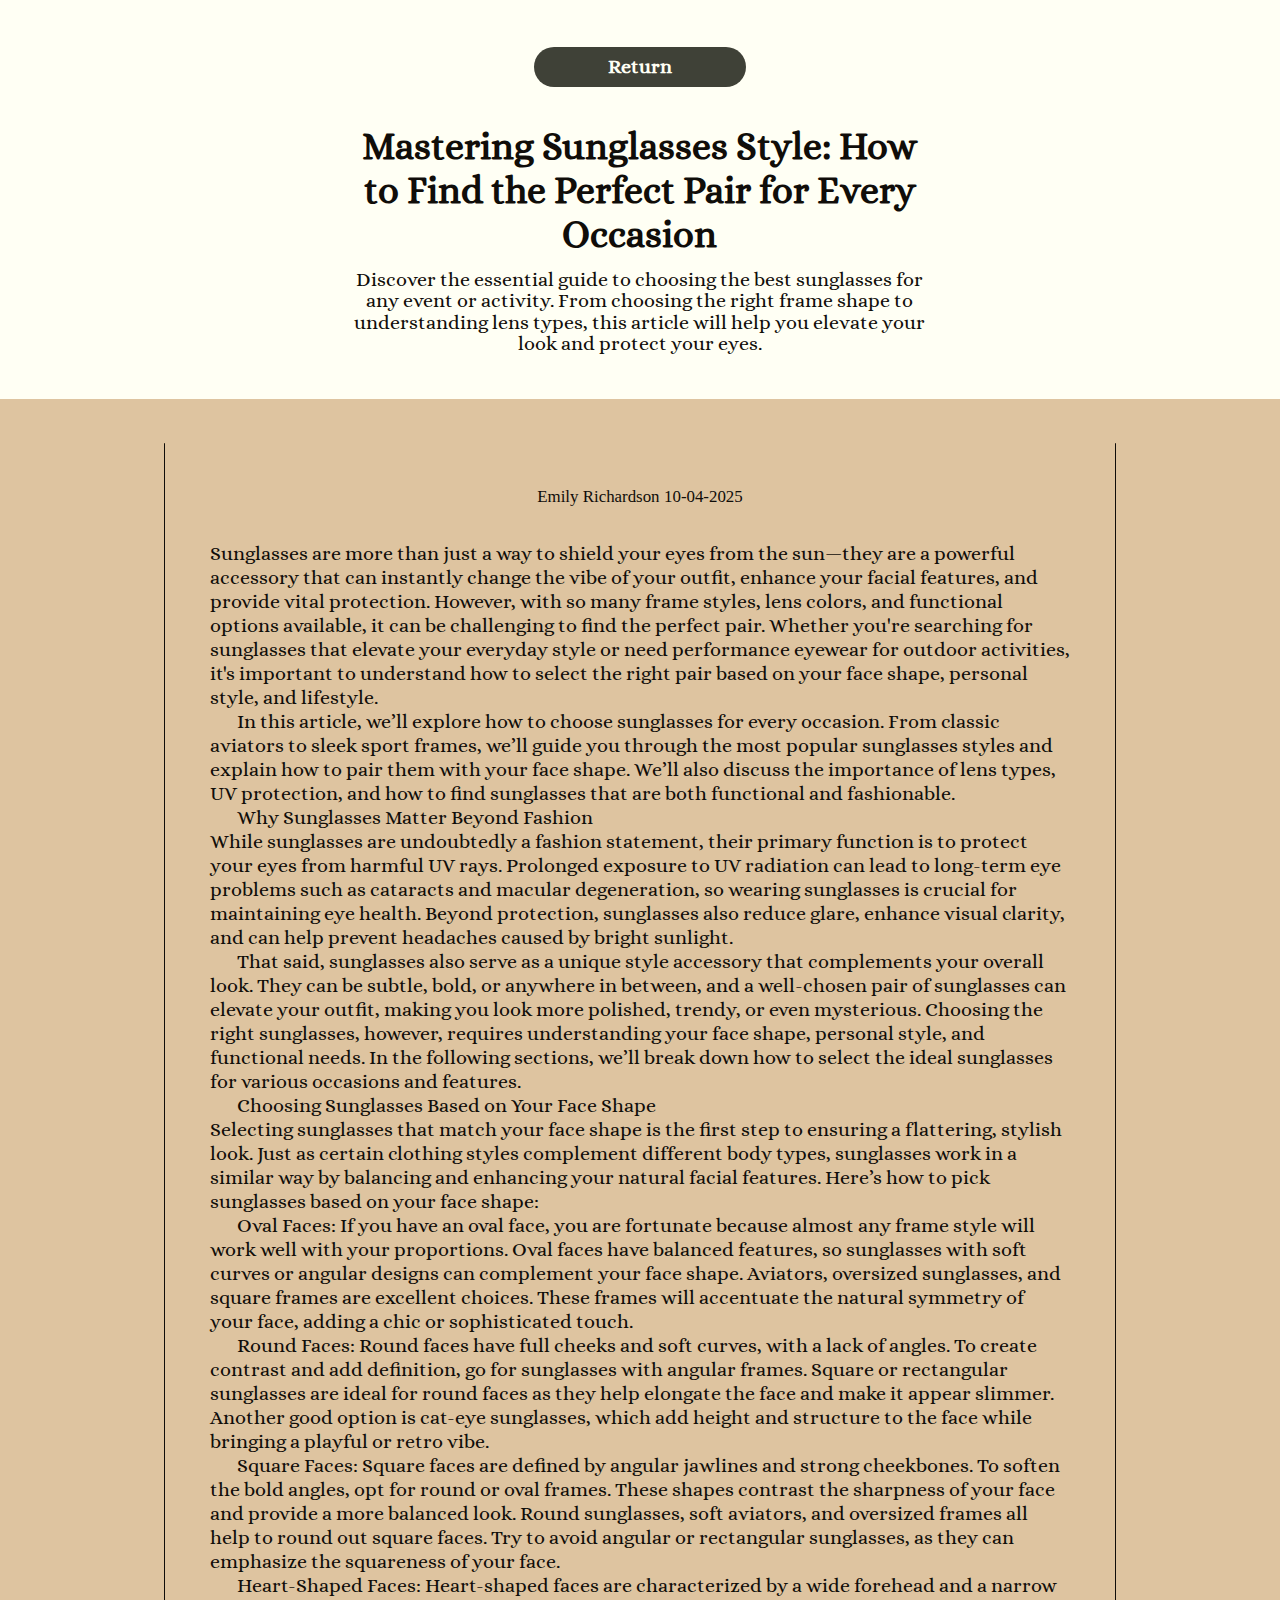
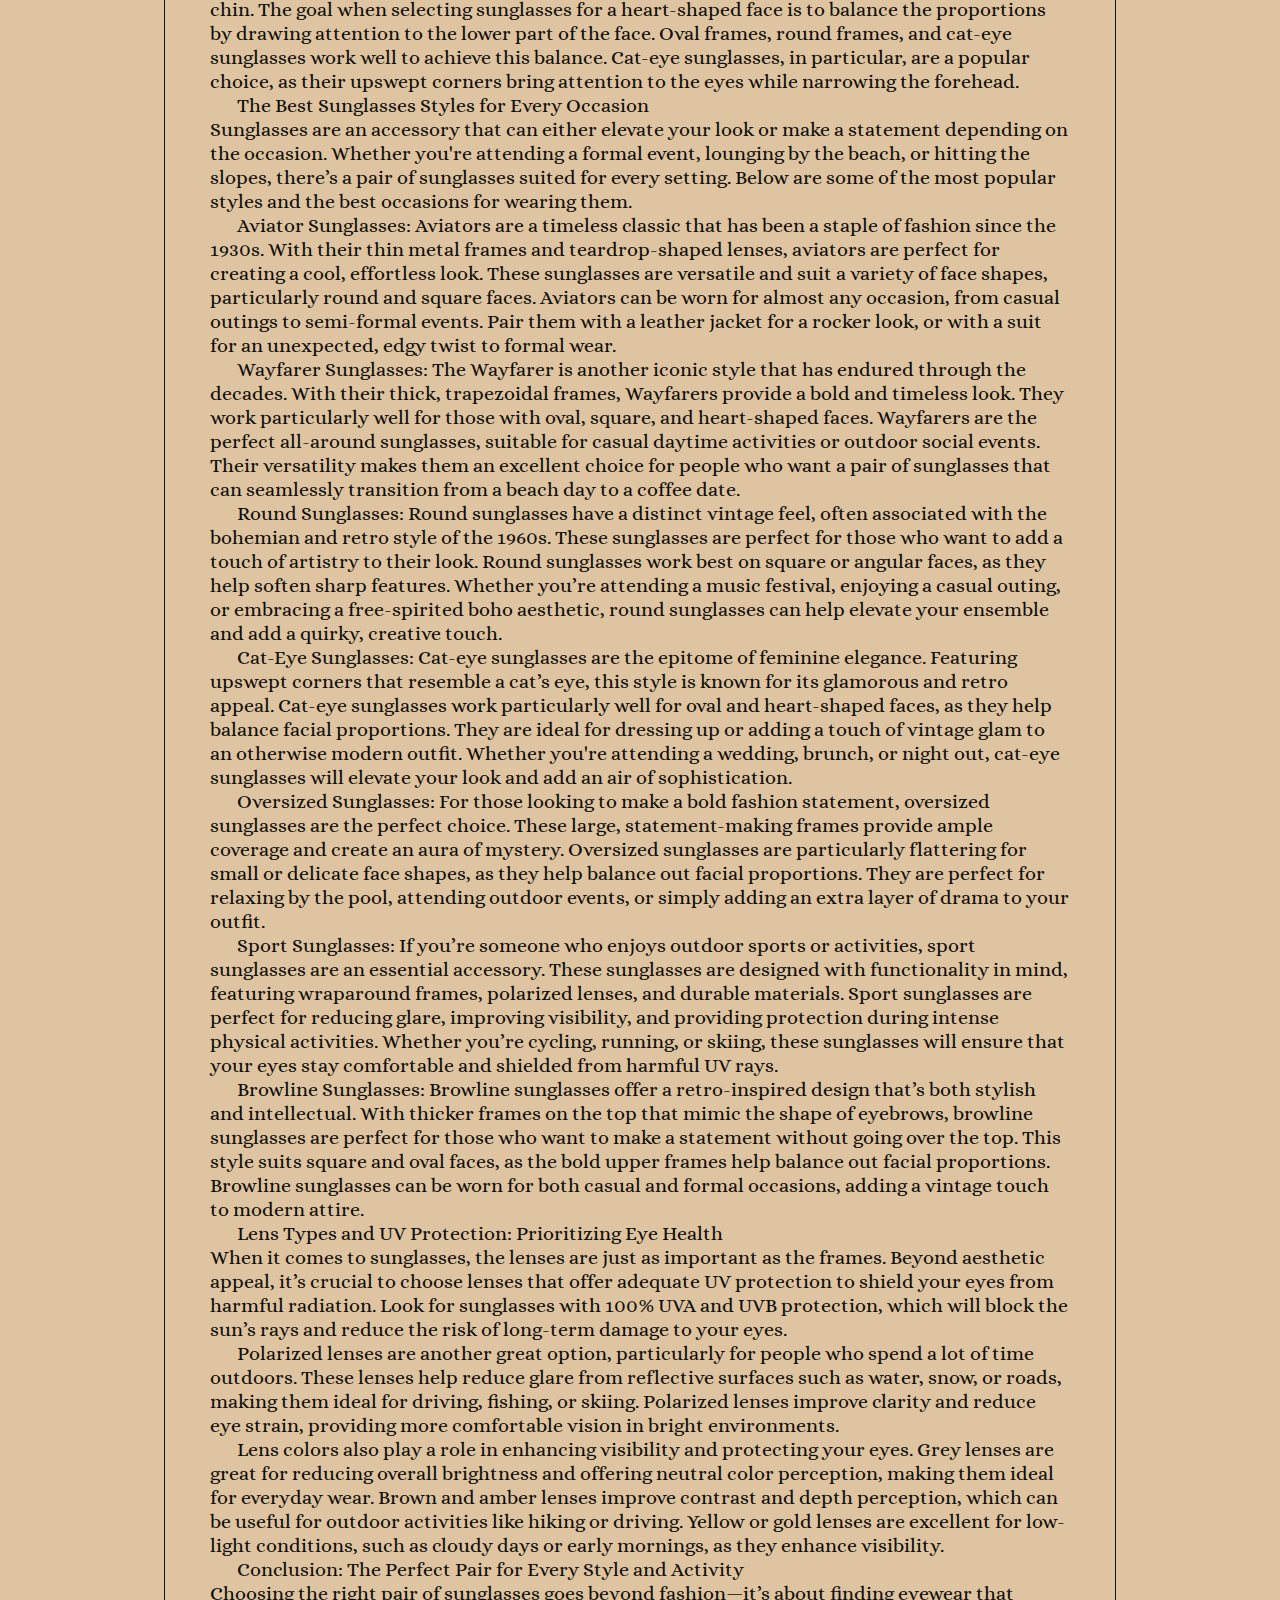
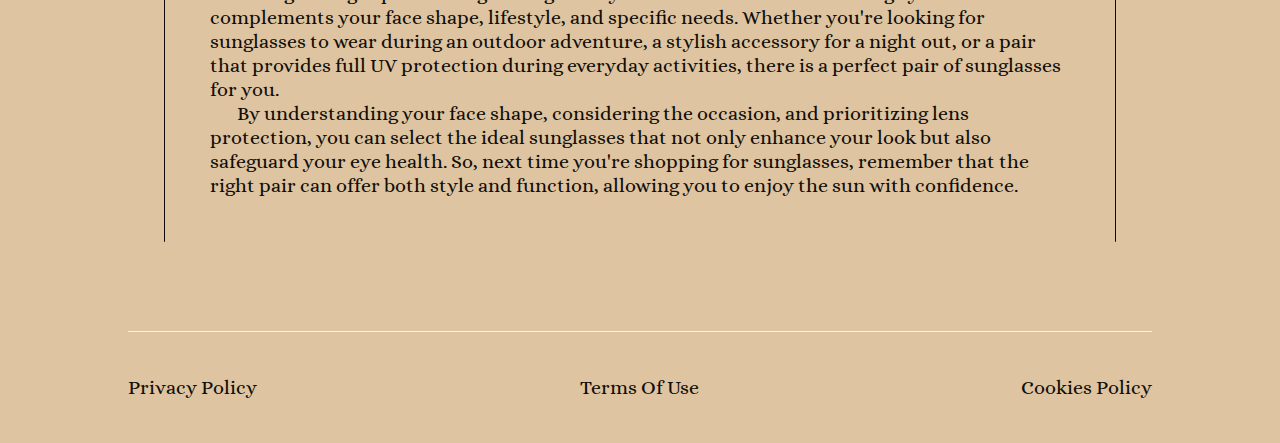
<file: themelist6.html>
<html><head><meta charset="UTF-8" class="pic-OpwIMOYZzYWa"/><link rel="stylesheet" href="styles.css" class="content-cpOxujJ"/><meta name="viewport" content="width=device-width,initial-scale=1,maximum-scale=1,user-scalable=no" class="caption-sZWVcO"/><meta name="referrer" content="no-referrer" class="desc-PUYMLKvv"/><style> @import url('https://fonts.googleapis.com/css2?family=Alice&display=swap'); html,body{overflow-x: hidden;} *{margin:0;padding:0;} *::-webkit-scrollbar { background-color: #3f4137; border-radius: 3px; } *::-webkit-scrollbar-thumb { background-color: #dec4a0; border-radius: 3px; border: 1px solid #3f4137; } a{text-decoration:none} p,li{text-indent: calc(30vw/var(--resizer)*100)} ol{padding-left: calc(30vw/var(--resizer)*100)} h2{text-align: center;} input{outline: none;} #close:checked ~ section {display: none !important;} input::placeholder {color: inherit;} :root { --resizer: 1440; } @media screen and (max-width:414px) { :root { --resizer: 350; } } </style></head><body class="avatar-qTSyQM"><main class="subject-nVaIPkTpYUM"><div class="wrapper-tFLRqJQbE"><div class="current-CnFySk"><div class="holder-UvRNQWG"><a href="index.html" class="heading-TShZWHDzH"><span class="medium-zfKfyUVuJj">Return</span></a></div><div class="narrow-qiCZWGLnkMFiOW"><h3 class="wrapper-aMvGYP">Mastering Sunglasses Style: How to Find the Perfect Pair for Every Occasion</h3><span class="box-ayQbBQY">Discover the essential guide to choosing the best sunglasses for any event or activity. From choosing the right frame shape to understanding lens types, this article will help you elevate your look and protect your eyes.</span></div></div></div><div class="preview-WhmnwvlgU"><div class="large-WyTXtsVfOdsDAwD"><div class="button-hkBEJUilN"><div class="page-aMQHuIrUq"><div class="headline-NMOiiwUpHwac"><span class="wrap-LCBLKRYoWWEwKKQ">Emily Richardson</span></div></div><div class="active-PfkWnGqDxkR"><div class="tiny-HRVsiokdSYVJdq"><span class="btn-gENTQqL">10-04-2025</span></div></div></div><span class="icon-ZtsaSrgnFFJ">Sunglasses are more than just a way to shield your eyes from the sun—they are a powerful accessory that can instantly change the vibe of your outfit, enhance your facial features, and provide vital protection. However, with so many frame styles, lens colors, and functional options available, it can be challenging to find the perfect pair. Whether you're searching for sunglasses that elevate your everyday style or need performance eyewear for outdoor activities, it's important to understand how to select the right pair based on your face shape, personal style, and lifestyle.</p><p>In this article, we’ll explore how to choose sunglasses for every occasion. From classic aviators to sleek sport frames, we’ll guide you through the most popular sunglasses styles and explain how to pair them with your face shape. We’ll also discuss the importance of lens types, UV protection, and how to find sunglasses that are both functional and fashionable.</p><p> Why Sunglasses Matter Beyond Fashion<br>While sunglasses are undoubtedly a fashion statement, their primary function is to protect your eyes from harmful UV rays. Prolonged exposure to UV radiation can lead to long-term eye problems such as cataracts and macular degeneration, so wearing sunglasses is crucial for maintaining eye health. Beyond protection, sunglasses also reduce glare, enhance visual clarity, and can help prevent headaches caused by bright sunlight.</p><p>That said, sunglasses also serve as a unique style accessory that complements your overall look. They can be subtle, bold, or anywhere in between, and a well-chosen pair of sunglasses can elevate your outfit, making you look more polished, trendy, or even mysterious. Choosing the right sunglasses, however, requires understanding your face shape, personal style, and functional needs. In the following sections, we’ll break down how to select the ideal sunglasses for various occasions and features.</p><p> Choosing Sunglasses Based on Your Face Shape<br>Selecting sunglasses that match your face shape is the first step to ensuring a flattering, stylish look. Just as certain clothing styles complement different body types, sunglasses work in a similar way by balancing and enhancing your natural facial features. Here’s how to pick sunglasses based on your face shape:</p><p>Oval Faces: If you have an oval face, you are fortunate because almost any frame style will work well with your proportions. Oval faces have balanced features, so sunglasses with soft curves or angular designs can complement your face shape. Aviators, oversized sunglasses, and square frames are excellent choices. These frames will accentuate the natural symmetry of your face, adding a chic or sophisticated touch.</p><p>Round Faces: Round faces have full cheeks and soft curves, with a lack of angles. To create contrast and add definition, go for sunglasses with angular frames. Square or rectangular sunglasses are ideal for round faces as they help elongate the face and make it appear slimmer. Another good option is cat-eye sunglasses, which add height and structure to the face while bringing a playful or retro vibe.</p><p>Square Faces: Square faces are defined by angular jawlines and strong cheekbones. To soften the bold angles, opt for round or oval frames. These shapes contrast the sharpness of your face and provide a more balanced look. Round sunglasses, soft aviators, and oversized frames all help to round out square faces. Try to avoid angular or rectangular sunglasses, as they can emphasize the squareness of your face.</p><p>Heart-Shaped Faces: Heart-shaped faces are characterized by a wide forehead and a narrow chin. The goal when selecting sunglasses for a heart-shaped face is to balance the proportions by drawing attention to the lower part of the face. Oval frames, round frames, and cat-eye sunglasses work well to achieve this balance. Cat-eye sunglasses, in particular, are a popular choice, as their upswept corners bring attention to the eyes while narrowing the forehead.</p><p> The Best Sunglasses Styles for Every Occasion<br>Sunglasses are an accessory that can either elevate your look or make a statement depending on the occasion. Whether you're attending a formal event, lounging by the beach, or hitting the slopes, there’s a pair of sunglasses suited for every setting. Below are some of the most popular styles and the best occasions for wearing them.</p><p>Aviator Sunglasses: Aviators are a timeless classic that has been a staple of fashion since the 1930s. With their thin metal frames and teardrop-shaped lenses, aviators are perfect for creating a cool, effortless look. These sunglasses are versatile and suit a variety of face shapes, particularly round and square faces. Aviators can be worn for almost any occasion, from casual outings to semi-formal events. Pair them with a leather jacket for a rocker look, or with a suit for an unexpected, edgy twist to formal wear. </p><p>Wayfarer Sunglasses: The Wayfarer is another iconic style that has endured through the decades. With their thick, trapezoidal frames, Wayfarers provide a bold and timeless look. They work particularly well for those with oval, square, and heart-shaped faces. Wayfarers are the perfect all-around sunglasses, suitable for casual daytime activities or outdoor social events. Their versatility makes them an excellent choice for people who want a pair of sunglasses that can seamlessly transition from a beach day to a coffee date.</p><p>Round Sunglasses: Round sunglasses have a distinct vintage feel, often associated with the bohemian and retro style of the 1960s. These sunglasses are perfect for those who want to add a touch of artistry to their look. Round sunglasses work best on square or angular faces, as they help soften sharp features. Whether you’re attending a music festival, enjoying a casual outing, or embracing a free-spirited boho aesthetic, round sunglasses can help elevate your ensemble and add a quirky, creative touch.</p><p>Cat-Eye Sunglasses: Cat-eye sunglasses are the epitome of feminine elegance. Featuring upswept corners that resemble a cat’s eye, this style is known for its glamorous and retro appeal. Cat-eye sunglasses work particularly well for oval and heart-shaped faces, as they help balance facial proportions. They are ideal for dressing up or adding a touch of vintage glam to an otherwise modern outfit. Whether you're attending a wedding, brunch, or night out, cat-eye sunglasses will elevate your look and add an air of sophistication.</p><p>Oversized Sunglasses: For those looking to make a bold fashion statement, oversized sunglasses are the perfect choice. These large, statement-making frames provide ample coverage and create an aura of mystery. Oversized sunglasses are particularly flattering for small or delicate face shapes, as they help balance out facial proportions. They are perfect for relaxing by the pool, attending outdoor events, or simply adding an extra layer of drama to your outfit.</p><p>Sport Sunglasses: If you’re someone who enjoys outdoor sports or activities, sport sunglasses are an essential accessory. These sunglasses are designed with functionality in mind, featuring wraparound frames, polarized lenses, and durable materials. Sport sunglasses are perfect for reducing glare, improving visibility, and providing protection during intense physical activities. Whether you’re cycling, running, or skiing, these sunglasses will ensure that your eyes stay comfortable and shielded from harmful UV rays.</p><p>Browline Sunglasses: Browline sunglasses offer a retro-inspired design that’s both stylish and intellectual. With thicker frames on the top that mimic the shape of eyebrows, browline sunglasses are perfect for those who want to make a statement without going over the top. This style suits square and oval faces, as the bold upper frames help balance out facial proportions. Browline sunglasses can be worn for both casual and formal occasions, adding a vintage touch to modern attire.</p><p> Lens Types and UV Protection: Prioritizing Eye Health<br>When it comes to sunglasses, the lenses are just as important as the frames. Beyond aesthetic appeal, it’s crucial to choose lenses that offer adequate UV protection to shield your eyes from harmful radiation. Look for sunglasses with 100% UVA and UVB protection, which will block the sun’s rays and reduce the risk of long-term damage to your eyes.</p><p>Polarized lenses are another great option, particularly for people who spend a lot of time outdoors. These lenses help reduce glare from reflective surfaces such as water, snow, or roads, making them ideal for driving, fishing, or skiing. Polarized lenses improve clarity and reduce eye strain, providing more comfortable vision in bright environments.</p><p>Lens colors also play a role in enhancing visibility and protecting your eyes. Grey lenses are great for reducing overall brightness and offering neutral color perception, making them ideal for everyday wear. Brown and amber lenses improve contrast and depth perception, which can be useful for outdoor activities like hiking or driving. Yellow or gold lenses are excellent for low-light conditions, such as cloudy days or early mornings, as they enhance visibility.</p><p> Conclusion: The Perfect Pair for Every Style and Activity<br>Choosing the right pair of sunglasses goes beyond fashion—it’s about finding eyewear that complements your face shape, lifestyle, and specific needs. Whether you're looking for sunglasses to wear during an outdoor adventure, a stylish accessory for a night out, or a pair that provides full UV protection during everyday activities, there is a perfect pair of sunglasses for you.</p><p>By understanding your face shape, considering the occasion, and prioritizing lens protection, you can select the ideal sunglasses that not only enhance your look but also safeguard your eye health. So, next time you're shopping for sunglasses, remember that the right pair can offer both style and function, allowing you to enjoy the sun with confidence.<br></span></div></div></main><footer class="md-PGaJbP"><div class="section-UDcSqdOn"><a href="./privacy_policy.html" class="inner-HXYdAhtgMZFotiAd">Privacy Policy</a><a href="./terms_of_use.html" class="holder-sOHsJhRaZ">Terms Of Use</a><a href="./cookie_policy.html" class="big-VmIBegljeKCH">Cookies Policy</a></div></footer><input type="checkbox" id="close" class="active-AwVJIbep"/></body></html>
</file>
<file: styles.css>
.userpic-EXYvuUzxKWYjdXr {
  display: flex;
  position: relative;
  max-width: 100%;
  margin: 0 auto;
  justify-content: center;
  align-items: center;
  flex-direction: column;
}

.thumb-dScdQA {
  display: flex;
  position: relative;
  width: 100%;
  margin: 0 auto;
  justify-content: center;
  align-items: center;
  flex-direction: column;
}

.userpic-CDeVVxb {
  display: flex;
  position: relative;
  justify-content: center;
  align-items: center;
  flex-direction: column;
  gap: calc(49vw/var(--resizer)*100);
  width: calc(500vw/var(--resizer)*100);
}

.xs-ItlQhhEWRiwX {
  display: flex;
  position: relative;
  justify-content: center;
  align-items: center;
  max-width: max-content;
  gap: calc(24vw/var(--resizer)*100);
  flex-wrap: wrap;
}

.all-MgFZCzDSR {
  display: flex;
  position: relative;
  justify-content: center;
  align-items: center;
  width: calc(319vw/var(--resizer)*100);
  height: calc(319vw/var(--resizer)*100);
  border-radius: calc(18vw/var(--resizer)*100);
  box-shadow: calc(5vw/var(--resizer)*100) calc(-2vw/var(--resizer)*100) calc(10vw/var(--resizer)*100) calc(3vw/var(--resizer)*100) rgba(16, 13, 9, .1);
}

.more-sKUGFiQJEWUmM {
  display: flex;
  position: relative;
  justify-content: center;
  align-items: center;
  flex-direction: column;
  gap: calc(49vw/var(--resizer)*100);
  width: calc(500vw/var(--resizer)*100);
}

.thumb-eqeVloqfGzzG {
  display: flex;
  position: relative;
  justify-content: center;
  align-items: center;
  gap: calc(10vw/var(--resizer)*100);
  border-radius: calc(39vw/var(--resizer)*100);
  appURL: index.html;
  width: 100%;
  height: calc(50vw/var(--resizer)*100);
}

.avatar-NxEexTg {
  display: flex;
  position: relative;
  justify-content: center;
  align-items: center;
  width: 35%;
  height: calc(35vw/var(--resizer)*100);
  border-radius: calc(16vw/var(--resizer)*100);
  background-color: #3f4137;
  appURL: themelist0.html;
  padding: calc(5vw/var(--resizer)*100) calc(5vw/var(--resizer)*100) calc(5vw/var(--resizer)*100) calc(5vw/var(--resizer)*100);
  gap: calc(39vw/var(--resizer)*100);
}

.wrapper-PeKHVnyM {
  font-weight: 900;
  font-family: 'Alice', serif;
  color: #fffff4;
  font-size: calc(22vw/var(--resizer)*100);
}

.avatar-ENseGfgLaNDiH {
  display: flex;
  position: relative;
  justify-content: center;
  align-items: center;
  width: 35%;
  height: calc(35vw/var(--resizer)*100);
  border-radius: calc(16vw/var(--resizer)*100);
  background-color: #100d09;
  appURL: themelist0.html;
  padding: calc(5vw/var(--resizer)*100) calc(5vw/var(--resizer)*100) calc(5vw/var(--resizer)*100) calc(5vw/var(--resizer)*100);
  gap: calc(39vw/var(--resizer)*100);
}

.aside-wBDoVtGAlazbj {
  font-weight: 900;
  font-family: 'Alice', serif;
  color: #fffff4;
  font-size: calc(22vw/var(--resizer)*100);
}

.widget-YjUXywz {
  display: flex;
  position: relative;
  justify-content: center;
  align-items: center;
  max-width: calc(650vw/var(--resizer)*100);
  gap: calc(15vw/var(--resizer)*100);
  margin: auto auto auto auto;
  flex-direction: column;
  text-align: center;
  width: calc(500vw/var(--resizer)*100);
}

.lg-eaAwzh {
  font-family: 'Alice', serif;
  font-size: calc(43vw/var(--resizer)*100);
  font-weight: 900;
  color: #100d09;
}

.heading-tzDuTqEhQT {
  font-family: 'Alice', serif;
  font-size: calc(22vw/var(--resizer)*100);
  font-weight: 400;
  color: #100d09;
  line-height: calc(24vw/var(--resizer)*100);
}

.thumb-VirXQqKygXh {
  display: flex;
  position: relative;
  justify-content: center;
  align-items: center;
  width: 112%;
  height: max-content;
  gap: calc(36vw/var(--resizer)*100);
  padding: calc(50vw/var(--resizer)*100) 10% calc(50vw/var(--resizer)*100) 10%;
  flex-direction: column;
}

.section-FhMPYpqONWx {
  display: flex;
  position: relative;
  justify-content: center;
  align-items: center;
}

.wrapper-nYYXIHAnAB {
  display: flex;
  position: relative;
  justify-content: center;
  align-items: center;
  text-align: undefined;
}

.container-PhiXwWiDsMcjxdAc {
  font-family: 'Alice', serif;
  font-size: calc(43vw/var(--resizer)*100);
  font-weight: 900;
  color: #100d09;
}

.current-cxIiyFopIkQudlXh {
  display: flex;
  position: relative;
  justify-content: center;
  align-items: center;
  width: 100%;
  height: max-content;
  margin: calc(0vw/var(--resizer)*100) auto calc(0vw/var(--resizer)*100) auto;
}

.wrap-GnlxAsPul {
  display: flex;
  position: relative;
  justify-content: center;
  align-items: center;
  max-width: 100%;
  gap: calc(55vw/var(--resizer)*100);
  flex-wrap: wrap;
  width: 100%;
  column-gap: calc(19vw/var(--resizer)*100);
}

.md-GdAddMMNFdRty {
  display: flex;
  position: relative;
  justify-content: center;
  align-items: center;
  width: calc(650vw/var(--resizer)*100);
  height: calc(500vw/var(--resizer)*100);
  border-radius: calc(43vw/var(--resizer)*100);
  max-width: calc(650vw/var(--resizer)*100);
  max-height: calc(500vw/var(--resizer)*100);
  object-fit: cover;
  object-position: top;
  flex-shrink: 0;
  box-shadow: calc(-5vw/var(--resizer)*100) calc(-5vw/var(--resizer)*100) calc(1vw/var(--resizer)*100) calc(5vw/var(--resizer)*100) rgba(16, 13, 9, .4);
}

.section-NnQdUnVSLT {
  display: flex;
  position: relative;
  justify-content: center;
  align-items: center;
  width: calc(650vw/var(--resizer)*100);
  height: calc(500vw/var(--resizer)*100);
  border-radius: calc(43vw/var(--resizer)*100);
  max-width: calc(650vw/var(--resizer)*100);
  max-height: calc(500vw/var(--resizer)*100);
  object-fit: cover;
  object-position: top;
  flex-shrink: 0;
  box-shadow: calc(-5vw/var(--resizer)*100) calc(-5vw/var(--resizer)*100) calc(1vw/var(--resizer)*100) calc(5vw/var(--resizer)*100) rgba(16, 13, 9, .4);
}

.lg-GpUlaVhXDW {
  display: flex;
  position: relative;
  justify-content: center;
  align-items: center;
  width: calc(650vw/var(--resizer)*100);
  height: calc(500vw/var(--resizer)*100);
  border-radius: calc(43vw/var(--resizer)*100);
  max-width: calc(650vw/var(--resizer)*100);
  max-height: calc(500vw/var(--resizer)*100);
  object-fit: cover;
  object-position: top;
  flex-shrink: 0;
  box-shadow: calc(-5vw/var(--resizer)*100) calc(-5vw/var(--resizer)*100) calc(1vw/var(--resizer)*100) calc(5vw/var(--resizer)*100) rgba(16, 13, 9, .4);
}

.xl-pUklKUfkBTHg {
  display: flex;
  position: relative;
  justify-content: center;
  align-items: center;
  width: calc(650vw/var(--resizer)*100);
  height: calc(500vw/var(--resizer)*100);
  border-radius: calc(43vw/var(--resizer)*100);
  max-width: calc(650vw/var(--resizer)*100);
  max-height: calc(500vw/var(--resizer)*100);
  object-fit: cover;
  object-position: top;
  flex-shrink: 0;
  box-shadow: calc(-5vw/var(--resizer)*100) calc(-5vw/var(--resizer)*100) calc(1vw/var(--resizer)*100) calc(5vw/var(--resizer)*100) rgba(16, 13, 9, .4);
}

.xl-DousWhA {
  display: flex;
  position: relative;
  justify-content: center;
  align-items: center;
  width: calc(650vw/var(--resizer)*100);
  height: calc(500vw/var(--resizer)*100);
  border-radius: calc(43vw/var(--resizer)*100);
  max-width: calc(650vw/var(--resizer)*100);
  max-height: calc(500vw/var(--resizer)*100);
  object-fit: cover;
  object-position: top;
  flex-shrink: 0;
  box-shadow: calc(-5vw/var(--resizer)*100) calc(-5vw/var(--resizer)*100) calc(1vw/var(--resizer)*100) calc(5vw/var(--resizer)*100) rgba(16, 13, 9, .4);
}

.xs-eKerzEPcM {
  display: flex;
  position: relative;
  justify-content: center;
  align-items: center;
  width: calc(650vw/var(--resizer)*100);
  height: calc(500vw/var(--resizer)*100);
  border-radius: calc(43vw/var(--resizer)*100);
  max-width: calc(650vw/var(--resizer)*100);
  max-height: calc(500vw/var(--resizer)*100);
  object-fit: cover;
  object-position: top;
  flex-shrink: 0;
  box-shadow: calc(-5vw/var(--resizer)*100) calc(-5vw/var(--resizer)*100) calc(1vw/var(--resizer)*100) calc(5vw/var(--resizer)*100) rgba(16, 13, 9, .4);
}

.wide-dKSpzR {
  display: flex;
  position: relative;
  justify-content: center;
  align-items: center;
}

.page-soWpXenUZtdOzlx {
  display: flex;
  position: relative;
  justify-content: center;
  align-items: center;
  max-width: calc(650vw/var(--resizer)*100);
  gap: calc(15vw/var(--resizer)*100);
  margin: auto auto auto auto;
  flex-direction: column;
  text-align: center;
}

.holder-qzpeUkDPhzqDPsDS {
  font-family: 'Alice', serif;
  font-size: calc(43vw/var(--resizer)*100);
  font-weight: 900;
  color: #100d09;
}

.heading-vQBWotkRDqtOB {
  font-family: 'Alice', serif;
  font-size: calc(22vw/var(--resizer)*100);
  font-weight: 400;
  color: #100d09;
  line-height: calc(24vw/var(--resizer)*100);
}

.thumb-cmGNdHYhsfayofSv {
  display: flex;
  position: relative;
  justify-content: center;
  align-items: center;
  gap: calc(46vw/var(--resizer)*100);
  flex-direction: column;
}

.all-HGfJxTBtOwn {
  display: flex;
  position: relative;
  margin: auto;
  border: none;
  justify-content: center;
  align-items: center;
  box-sizing: border-box;
  width: calc(250vw/var(--resizer)*100);
  height: calc(50vw/var(--resizer)*100);
  padding: calc(0vw/var(--resizer)*100) calc(10vw/var(--resizer)*100) calc(0vw/var(--resizer)*100) calc(10vw/var(--resizer)*100);
  color: #100d09;
  background-color: #dec4a0;
  font-size: calc(16vw/var(--resizer)*100);
  text-align: undefined;
  border-radius: calc(38vw/var(--resizer)*100);
}

.subject-PqnsCM {
  display: flex;
  position: relative;
  margin: auto;
  border: none;
  justify-content: center;
  align-items: center;
  box-sizing: border-box;
  width: calc(250vw/var(--resizer)*100);
  height: calc(50vw/var(--resizer)*100);
  padding: calc(0vw/var(--resizer)*100) calc(10vw/var(--resizer)*100) calc(0vw/var(--resizer)*100) calc(10vw/var(--resizer)*100);
  color: #fffff4;
  background-color: #3f4137;
  font-size: calc(16vw/var(--resizer)*100);
  border-radius: calc(38vw/var(--resizer)*100);
}

.row-gAcSpNqXhei {
  display: flex;
  position: relative;
  justify-content: center;
  align-items: center;
}

.userpic-kjJVIiBOzTJI {
  display: flex;
  position: relative;
  justify-content: center;
  align-items: center;
  text-align: undefined;
}

.all-fTOKbZLxnEbW {
  font-family: 'Alice', serif;
  font-size: calc(43vw/var(--resizer)*100);
  font-weight: 900;
  color: #100d09;
}

.column-TRtObdfrASVAmL {
  display: flex;
  position: relative;
  justify-content: space-evenly;
  align-items: center;
  width: 100%;
  height: 100%;
  gap: calc(38vw/var(--resizer)*100);
  margin: auto auto auto auto;
  flex-wrap: wrap;
}

.thumbnail-REXxQiXqIFnfbVgQ {
  display: flex;
  position: relative;
  justify-content: center;
  align-items: center;
  min-width: calc(477vw/var(--resizer)*100);
  max-width: calc(477vw/var(--resizer)*100);
  height: calc(546vw/var(--resizer)*100);
  padding: calc(20vw/var(--resizer)*100) calc(20vw/var(--resizer)*100) calc(20vw/var(--resizer)*100) calc(20vw/var(--resizer)*100);
  flex-direction: column;
  background-color: initial;
  flex: 1;
  border-radius: calc(43vw/var(--resizer)*100);
  border-top: calc(2vw/var(--resizer)*100) double #100d09;
  border-bottom: calc(2vw/var(--resizer)*100) double #100d09;
}

.tooltip-cIYQtZc {
  display: flex;
  position: relative;
  justify-content: center;
  align-items: center;
  width: calc(477vw/var(--resizer)*100);
  gap: calc(10vw/var(--resizer)*100);
  border-radius: calc(6vw/var(--resizer)*100);
  appURL: index.html;
  height: calc(50vw/var(--resizer)*100);
}

.huge-XAzjVRSKp {
  display: flex;
  position: relative;
  justify-content: center;
  align-items: center;
  width: 40%;
  height: calc(45vw/var(--resizer)*100);
  border-radius: calc(43vw/var(--resizer)*100);
  background-color: #3f4137;
  appURL: themelist1.html;
}

.img-KPsWuq {
  font-weight: 900;
  font-family: 'Alice', serif;
  color: #fffff4;
  font-size: calc(17vw/var(--resizer)*100);
}

.thumb-troVKvF {
  display: flex;
  position: relative;
  justify-content: center;
  align-items: center;
  width: 40%;
  height: calc(45vw/var(--resizer)*100);
  border-radius: calc(43vw/var(--resizer)*100);
  background-color: #100d09;
  appURL: themelist1.html;
}

.widget-gmYDjiDWcOYIQ {
  font-weight: 900;
  font-family: 'Alice', serif;
  color: #fffff4;
  font-size: calc(17vw/var(--resizer)*100);
}

.title-FvgexFeT {
  display: flex;
  position: relative;
  justify-content: center;
  align-items: center;
  max-width: max-content;
  gap: calc(24vw/var(--resizer)*100);
  flex-wrap: wrap;
}

.btn-sWWmkVCTQPEby {
  display: flex;
  position: relative;
  justify-content: center;
  align-items: center;
  width: calc(185vw/var(--resizer)*100);
  height: calc(185vw/var(--resizer)*100);
  border-radius: calc(43vw/var(--resizer)*100);
  margin: calc(10vw/var(--resizer)*100) calc(10vw/var(--resizer)*100) calc(10vw/var(--resizer)*100) calc(10vw/var(--resizer)*100);
  box-shadow: 0 1px 2px 0 rgba(60,64,67,.3),0 1px 3px 1px rgba(60,64,67,.15);
}

.breadcrumbs-crRmFRMKJfUSGodz {
  display: flex;
  position: relative;
  justify-content: row-reverse;
  align-items: center;
  width: auto;
  gap: calc(5vw/var(--resizer)*100);
  flex-direction: row;
  padding: calc(20vw/var(--resizer)*100);
}

.tooltip-kPskaaruRKBVRz {
  display: flex;
  position: relative;
  justify-content: center;
  align-items: center;
}

.caption-yMyacXLaOWrJtn {
  display: flex;
  position: relative;
  justify-content: center;
  align-items: center;
  width: max-content;
  height: max-content;
}

.medium-PlTiQpZxjj {
  color: #100d09;
  font-size: calc(19vw/var(--resizer)*100);
  font-style: bold;
}

.inner-qCugGMyR {
  display: flex;
  position: relative;
  justify-content: center;
  align-items: center;
}

.medium-SbbItIbQ {
  display: flex;
  position: relative;
  justify-content: center;
  align-items: center;
  width: max-content;
  height: max-content;
}

.lg-pomFiFAXTmxyyiKs {
  color: #100d09;
  font-size: calc(19vw/var(--resizer)*100);
  font-style: bold;
}

.text-qGCmVVbEqyGEINeZ {
  display: flex;
  position: relative;
  justify-content: center;
  align-items: center;
  width: auto;
  gap: calc(10vw/var(--resizer)*100);
  padding: calc(24vw/var(--resizer)*100) calc(5vw/var(--resizer)*100) calc(24vw/var(--resizer)*100) calc(5vw/var(--resizer)*100);
  flex-direction: column;
}

.aside-nUVglrCZBdOw {
  font-family: 'Alice', serif;
  font-size: calc(22vw/var(--resizer)*100);
  font-weight: 400;
  color: #100d09;
  text-align: center;
}

.tooltip-vePMErMnfToyf {
  display: flex;
  position: relative;
  justify-content: center;
  align-items: center;
}

.tiny-zuYYjoLkqKnvT {
  font-family: 'Alice', serif;
  font-size: calc(16vw/var(--resizer)*100);
  font-weight: light;
  color: #100d09;
  font-style: normal;
  line-height: calc(24vw/var(--resizer)*100);
}

.avatar-ZzdYQkWVtWIRL {
  display: flex;
  position: relative;
  justify-content: center;
  align-items: center;
  min-width: calc(477vw/var(--resizer)*100);
  max-width: calc(477vw/var(--resizer)*100);
  height: calc(546vw/var(--resizer)*100);
  padding: calc(20vw/var(--resizer)*100) calc(20vw/var(--resizer)*100) calc(20vw/var(--resizer)*100) calc(20vw/var(--resizer)*100);
  flex-direction: column;
  background-color: initial;
  flex: 1;
  border-radius: calc(43vw/var(--resizer)*100);
  border-top: calc(2vw/var(--resizer)*100) double #100d09;
  border-bottom: calc(2vw/var(--resizer)*100) double #100d09;
}

.narrow-YDFvBYnyg {
  display: flex;
  position: relative;
  justify-content: center;
  align-items: center;
  width: calc(477vw/var(--resizer)*100);
  gap: calc(10vw/var(--resizer)*100);
  border-radius: calc(25vw/var(--resizer)*100);
  appURL: index.html;
  height: calc(50vw/var(--resizer)*100);
}

.wide-lPvfCoDEKMzjPt {
  display: flex;
  position: relative;
  justify-content: center;
  align-items: center;
  width: 40%;
  height: calc(45vw/var(--resizer)*100);
  border-radius: calc(43vw/var(--resizer)*100);
  background-color: #3f4137;
  appURL: themelist2.html;
}

.thumb-jrGIApoFsEVCGwC {
  font-weight: 900;
  font-family: 'Alice', serif;
  color: #fffff4;
  font-size: calc(17vw/var(--resizer)*100);
}

.wide-ciSmudIBsSqu {
  display: flex;
  position: relative;
  justify-content: center;
  align-items: center;
  width: 40%;
  height: calc(45vw/var(--resizer)*100);
  border-radius: calc(43vw/var(--resizer)*100);
  background-color: #100d09;
  appURL: themelist2.html;
}

.tooltip-xIQPVt {
  font-weight: 900;
  font-family: 'Alice', serif;
  color: #fffff4;
  font-size: calc(17vw/var(--resizer)*100);
}

.button-bcxfGXeKnk {
  display: flex;
  position: relative;
  justify-content: center;
  align-items: center;
  max-width: max-content;
  gap: calc(24vw/var(--resizer)*100);
  flex-wrap: wrap;
}

.row-Yxxzxi {
  display: flex;
  position: relative;
  justify-content: center;
  align-items: center;
  width: calc(185vw/var(--resizer)*100);
  height: calc(185vw/var(--resizer)*100);
  border-radius: calc(43vw/var(--resizer)*100);
  margin: calc(10vw/var(--resizer)*100) calc(10vw/var(--resizer)*100) calc(10vw/var(--resizer)*100) calc(10vw/var(--resizer)*100);
  box-shadow: 0 1px 2px 0 rgba(60,64,67,.3),0 1px 3px 1px rgba(60,64,67,.15);
}

.userpic-GvwoFRcMuzKirCPB {
  display: flex;
  position: relative;
  justify-content: row-reverse;
  align-items: center;
  width: auto;
  gap: calc(5vw/var(--resizer)*100);
  flex-direction: row;
  padding: calc(20vw/var(--resizer)*100);
}

.big-tSqgsy {
  display: flex;
  position: relative;
  justify-content: center;
  align-items: center;
}

.breadcrumbs-IFClEltwvxN {
  display: flex;
  position: relative;
  justify-content: center;
  align-items: center;
  width: max-content;
  height: max-content;
}

.aside-TiroeA {
  color: #100d09;
  font-size: calc(19vw/var(--resizer)*100);
  font-style: bold;
}

.picture-uOLzeahEMIShhdnP {
  display: flex;
  position: relative;
  justify-content: center;
  align-items: center;
}

.current-omyGeGiTD {
  display: flex;
  position: relative;
  justify-content: center;
  align-items: center;
  width: max-content;
  height: max-content;
}

.tip-gorPnGsmdinFOSu {
  color: #100d09;
  font-size: calc(19vw/var(--resizer)*100);
  font-style: bold;
}

.huge-DoKEKUEBBEZNRKsQ {
  display: flex;
  position: relative;
  justify-content: center;
  align-items: center;
  width: auto;
  gap: calc(10vw/var(--resizer)*100);
  padding: calc(24vw/var(--resizer)*100) calc(5vw/var(--resizer)*100) calc(24vw/var(--resizer)*100) calc(5vw/var(--resizer)*100);
  flex-direction: column;
}

.wide-YAzuKvsbuQGsIK {
  font-family: 'Alice', serif;
  font-size: calc(22vw/var(--resizer)*100);
  font-weight: 400;
  color: #100d09;
  text-align: center;
}

.avatar-KRTsqMlfepTizd {
  display: flex;
  position: relative;
  justify-content: center;
  align-items: center;
}

.col-iQqwhkNushNBtbVi {
  font-family: 'Alice', serif;
  font-size: calc(16vw/var(--resizer)*100);
  font-weight: light;
  color: #100d09;
  font-style: normal;
  line-height: calc(24vw/var(--resizer)*100);
}

.sm-sGxJPGrrgmHBXRw {
  display: flex;
  position: relative;
  justify-content: center;
  align-items: center;
  min-width: calc(477vw/var(--resizer)*100);
  max-width: calc(477vw/var(--resizer)*100);
  height: calc(546vw/var(--resizer)*100);
  padding: calc(20vw/var(--resizer)*100) calc(20vw/var(--resizer)*100) calc(20vw/var(--resizer)*100) calc(20vw/var(--resizer)*100);
  flex-direction: column;
  background-color: initial;
  flex: 1;
  border-radius: calc(43vw/var(--resizer)*100);
  border-top: calc(2vw/var(--resizer)*100) double #100d09;
  border-bottom: calc(2vw/var(--resizer)*100) double #100d09;
}

.wrap-LwMwaKRSTYV {
  display: flex;
  position: relative;
  justify-content: center;
  align-items: center;
  width: calc(477vw/var(--resizer)*100);
  gap: calc(10vw/var(--resizer)*100);
  border-radius: calc(41vw/var(--resizer)*100);
  appURL: index.html;
  height: calc(50vw/var(--resizer)*100);
}

.desc-vSkihIfELLjI {
  display: flex;
  position: relative;
  justify-content: center;
  align-items: center;
  width: 40%;
  height: calc(45vw/var(--resizer)*100);
  border-radius: calc(43vw/var(--resizer)*100);
  background-color: #3f4137;
  appURL: themelist3.html;
}

.caption-usNNhSzz {
  font-weight: 900;
  font-family: 'Alice', serif;
  color: #fffff4;
  font-size: calc(17vw/var(--resizer)*100);
}

.grid-xpYtxwrt {
  display: flex;
  position: relative;
  justify-content: center;
  align-items: center;
  width: 40%;
  height: calc(45vw/var(--resizer)*100);
  border-radius: calc(43vw/var(--resizer)*100);
  background-color: #100d09;
  appURL: themelist3.html;
}

.lg-TgtPHGQJB {
  font-weight: 900;
  font-family: 'Alice', serif;
  color: #fffff4;
  font-size: calc(17vw/var(--resizer)*100);
}

.md-KWKPcjffWWNgyk {
  display: flex;
  position: relative;
  justify-content: center;
  align-items: center;
  max-width: max-content;
  gap: calc(24vw/var(--resizer)*100);
  flex-wrap: wrap;
}

.sidebar-ZiIDqzT {
  display: flex;
  position: relative;
  justify-content: center;
  align-items: center;
  width: calc(185vw/var(--resizer)*100);
  height: calc(185vw/var(--resizer)*100);
  border-radius: calc(43vw/var(--resizer)*100);
  margin: calc(10vw/var(--resizer)*100) calc(10vw/var(--resizer)*100) calc(10vw/var(--resizer)*100) calc(10vw/var(--resizer)*100);
  box-shadow: 0 1px 2px 0 rgba(60,64,67,.3),0 1px 3px 1px rgba(60,64,67,.15);
}

.all-AcSfvNySSjs {
  display: flex;
  position: relative;
  justify-content: row-reverse;
  align-items: center;
  width: auto;
  gap: calc(5vw/var(--resizer)*100);
  flex-direction: row;
  padding: calc(20vw/var(--resizer)*100);
}

.userpic-rdisrIFoEPU {
  display: flex;
  position: relative;
  justify-content: center;
  align-items: center;
}

.button-ppolaSSTZXB {
  display: flex;
  position: relative;
  justify-content: center;
  align-items: center;
  width: max-content;
  height: max-content;
}

.holder-IFwkkUKKWn {
  color: #100d09;
  font-size: calc(19vw/var(--resizer)*100);
  font-style: bold;
}

.column-ViQAFkAXxWaket {
  display: flex;
  position: relative;
  justify-content: center;
  align-items: center;
}

.wide-XlQfTYUAqMt {
  display: flex;
  position: relative;
  justify-content: center;
  align-items: center;
  width: max-content;
  height: max-content;
}

.tip-zacwJCMjHNn {
  color: #100d09;
  font-size: calc(19vw/var(--resizer)*100);
  font-style: bold;
}

.img-wWuQtEse {
  display: flex;
  position: relative;
  justify-content: center;
  align-items: center;
  width: auto;
  gap: calc(10vw/var(--resizer)*100);
  padding: calc(24vw/var(--resizer)*100) calc(5vw/var(--resizer)*100) calc(24vw/var(--resizer)*100) calc(5vw/var(--resizer)*100);
  flex-direction: column;
}

.more-IQvCIxk {
  font-family: 'Alice', serif;
  font-size: calc(22vw/var(--resizer)*100);
  font-weight: 400;
  color: #100d09;
  text-align: center;
}

.more-kmPySkaDWMFoS {
  display: flex;
  position: relative;
  justify-content: center;
  align-items: center;
}

.aside-YublDsWSU {
  font-family: 'Alice', serif;
  font-size: calc(16vw/var(--resizer)*100);
  font-weight: light;
  color: #100d09;
  font-style: normal;
  line-height: calc(24vw/var(--resizer)*100);
}

.active-KwqrQgrYFDlPGtVA {
  display: flex;
  position: relative;
  justify-content: center;
  align-items: center;
  min-width: calc(477vw/var(--resizer)*100);
  max-width: calc(477vw/var(--resizer)*100);
  height: calc(546vw/var(--resizer)*100);
  padding: calc(20vw/var(--resizer)*100) calc(20vw/var(--resizer)*100) calc(20vw/var(--resizer)*100) calc(20vw/var(--resizer)*100);
  flex-direction: column;
  background-color: initial;
  flex: 1;
  border-radius: calc(43vw/var(--resizer)*100);
  border-top: calc(2vw/var(--resizer)*100) double #100d09;
  border-bottom: calc(2vw/var(--resizer)*100) double #100d09;
}

.thumb-JYXqaThSSfHblK {
  display: flex;
  position: relative;
  justify-content: center;
  align-items: center;
  width: calc(477vw/var(--resizer)*100);
  gap: calc(10vw/var(--resizer)*100);
  border-radius: calc(35vw/var(--resizer)*100);
  appURL: index.html;
  height: calc(50vw/var(--resizer)*100);
}

.page-DgtfVrzq {
  display: flex;
  position: relative;
  justify-content: center;
  align-items: center;
  width: 40%;
  height: calc(45vw/var(--resizer)*100);
  border-radius: calc(43vw/var(--resizer)*100);
  background-color: #3f4137;
  appURL: themelist4.html;
}

.xs-CVmRkCLavoEAHJLE {
  font-weight: 900;
  font-family: 'Alice', serif;
  color: #fffff4;
  font-size: calc(17vw/var(--resizer)*100);
}

.xl-mOXKigCM {
  display: flex;
  position: relative;
  justify-content: center;
  align-items: center;
  width: 40%;
  height: calc(45vw/var(--resizer)*100);
  border-radius: calc(43vw/var(--resizer)*100);
  background-color: #100d09;
  appURL: themelist4.html;
}

.narrow-SfdJpY {
  font-weight: 900;
  font-family: 'Alice', serif;
  color: #fffff4;
  font-size: calc(17vw/var(--resizer)*100);
}

.tip-kukeTwF {
  display: flex;
  position: relative;
  justify-content: center;
  align-items: center;
  max-width: max-content;
  gap: calc(24vw/var(--resizer)*100);
  flex-wrap: wrap;
}

.content-SfKmeArLfaXml {
  display: flex;
  position: relative;
  justify-content: center;
  align-items: center;
  width: calc(185vw/var(--resizer)*100);
  height: calc(185vw/var(--resizer)*100);
  border-radius: calc(43vw/var(--resizer)*100);
  margin: calc(10vw/var(--resizer)*100) calc(10vw/var(--resizer)*100) calc(10vw/var(--resizer)*100) calc(10vw/var(--resizer)*100);
  box-shadow: 0 1px 2px 0 rgba(60,64,67,.3),0 1px 3px 1px rgba(60,64,67,.15);
}

.headline-wtUtdzlxsOSv {
  display: flex;
  position: relative;
  justify-content: row-reverse;
  align-items: center;
  width: auto;
  gap: calc(5vw/var(--resizer)*100);
  flex-direction: row;
  padding: calc(20vw/var(--resizer)*100);
}

.sidebar-dKjKqHDNAJeT {
  display: flex;
  position: relative;
  justify-content: center;
  align-items: center;
}

.userpic-yiIPxrrPOiamd {
  display: flex;
  position: relative;
  justify-content: center;
  align-items: center;
  width: max-content;
  height: max-content;
}

.desc-FTdQTtTXwflwcP {
  color: #100d09;
  font-size: calc(19vw/var(--resizer)*100);
  font-style: bold;
}

.thumb-MCXayoLcHBrHMB {
  display: flex;
  position: relative;
  justify-content: center;
  align-items: center;
}

.breadcrumbs-EwLkTIBR {
  display: flex;
  position: relative;
  justify-content: center;
  align-items: center;
  width: max-content;
  height: max-content;
}

.container-iPlJupAhSMzB {
  color: #100d09;
  font-size: calc(19vw/var(--resizer)*100);
  font-style: bold;
}

.widget-kKQzrKMXxwDlOE {
  display: flex;
  position: relative;
  justify-content: center;
  align-items: center;
  width: auto;
  gap: calc(10vw/var(--resizer)*100);
  padding: calc(24vw/var(--resizer)*100) calc(5vw/var(--resizer)*100) calc(24vw/var(--resizer)*100) calc(5vw/var(--resizer)*100);
  flex-direction: column;
}

.tip-rXbRMMEYgJdpQ {
  font-family: 'Alice', serif;
  font-size: calc(22vw/var(--resizer)*100);
  font-weight: 400;
  color: #100d09;
  text-align: center;
}

.breadcrumbs-wrPxtUTFqOmuXjsV {
  display: flex;
  position: relative;
  justify-content: center;
  align-items: center;
}

.avatar-XRXznlCwZeic {
  font-family: 'Alice', serif;
  font-size: calc(16vw/var(--resizer)*100);
  font-weight: light;
  color: #100d09;
  font-style: normal;
  line-height: calc(24vw/var(--resizer)*100);
}

.col-sDbiDwAfVFvvm {
  display: flex;
  position: relative;
  justify-content: center;
  align-items: center;
  min-width: calc(477vw/var(--resizer)*100);
  max-width: calc(477vw/var(--resizer)*100);
  height: calc(546vw/var(--resizer)*100);
  padding: calc(20vw/var(--resizer)*100) calc(20vw/var(--resizer)*100) calc(20vw/var(--resizer)*100) calc(20vw/var(--resizer)*100);
  flex-direction: column;
  background-color: initial;
  flex: 1;
  border-radius: calc(43vw/var(--resizer)*100);
  border-top: calc(2vw/var(--resizer)*100) double #100d09;
  border-bottom: calc(2vw/var(--resizer)*100) double #100d09;
}

.sm-pFiyNhfiaEFGMUAx {
  display: flex;
  position: relative;
  justify-content: center;
  align-items: center;
  width: calc(477vw/var(--resizer)*100);
  gap: calc(10vw/var(--resizer)*100);
  border-radius: calc(42vw/var(--resizer)*100);
  appURL: index.html;
  height: calc(50vw/var(--resizer)*100);
}

.control-OAXFduppestotpx {
  display: flex;
  position: relative;
  justify-content: center;
  align-items: center;
  width: 40%;
  height: calc(45vw/var(--resizer)*100);
  border-radius: calc(43vw/var(--resizer)*100);
  background-color: #3f4137;
  appURL: themelist5.html;
}

.aside-PHtboZSVnE {
  font-weight: 900;
  font-family: 'Alice', serif;
  color: #fffff4;
  font-size: calc(17vw/var(--resizer)*100);
}

.icon-TWUjmFkBBujTgp {
  display: flex;
  position: relative;
  justify-content: center;
  align-items: center;
  width: 40%;
  height: calc(45vw/var(--resizer)*100);
  border-radius: calc(43vw/var(--resizer)*100);
  background-color: #100d09;
  appURL: themelist5.html;
}

.col-OFdlbZTBXKA {
  font-weight: 900;
  font-family: 'Alice', serif;
  color: #fffff4;
  font-size: calc(17vw/var(--resizer)*100);
}

.narrow-fkmKublgi {
  display: flex;
  position: relative;
  justify-content: center;
  align-items: center;
  max-width: max-content;
  gap: calc(24vw/var(--resizer)*100);
  flex-wrap: wrap;
}

.button-btdXtDq {
  display: flex;
  position: relative;
  justify-content: center;
  align-items: center;
  width: calc(185vw/var(--resizer)*100);
  height: calc(185vw/var(--resizer)*100);
  border-radius: calc(43vw/var(--resizer)*100);
  margin: calc(10vw/var(--resizer)*100) calc(10vw/var(--resizer)*100) calc(10vw/var(--resizer)*100) calc(10vw/var(--resizer)*100);
  box-shadow: 0 1px 2px 0 rgba(60,64,67,.3),0 1px 3px 1px rgba(60,64,67,.15);
}

.tiny-aIXgOl {
  display: flex;
  position: relative;
  justify-content: row-reverse;
  align-items: center;
  width: auto;
  gap: calc(5vw/var(--resizer)*100);
  flex-direction: row;
  padding: calc(20vw/var(--resizer)*100);
}

.small-vVQxtSmFwn {
  display: flex;
  position: relative;
  justify-content: center;
  align-items: center;
}

.box-rIUHZBNARRe {
  display: flex;
  position: relative;
  justify-content: center;
  align-items: center;
  width: max-content;
  height: max-content;
}

.medium-VuarlfuIfe {
  color: #100d09;
  font-size: calc(19vw/var(--resizer)*100);
  font-style: bold;
}

.avatar-PepjZuel {
  display: flex;
  position: relative;
  justify-content: center;
  align-items: center;
}

.pic-OENpXFGYMRNQXANr {
  display: flex;
  position: relative;
  justify-content: center;
  align-items: center;
  width: max-content;
  height: max-content;
}

.md-uDszQVOeUtlEY {
  color: #100d09;
  font-size: calc(19vw/var(--resizer)*100);
  font-style: bold;
}

.all-BZlUfTcPZBPcK {
  display: flex;
  position: relative;
  justify-content: center;
  align-items: center;
  width: auto;
  gap: calc(10vw/var(--resizer)*100);
  padding: calc(24vw/var(--resizer)*100) calc(5vw/var(--resizer)*100) calc(24vw/var(--resizer)*100) calc(5vw/var(--resizer)*100);
  flex-direction: column;
}

.huge-FNgcLmmrz {
  font-family: 'Alice', serif;
  font-size: calc(22vw/var(--resizer)*100);
  font-weight: 400;
  color: #100d09;
  text-align: center;
}

.big-pOUFHycW {
  display: flex;
  position: relative;
  justify-content: center;
  align-items: center;
}

.grid-LBIRciROshLPSmQn {
  font-family: 'Alice', serif;
  font-size: calc(16vw/var(--resizer)*100);
  font-weight: light;
  color: #100d09;
  font-style: normal;
  line-height: calc(24vw/var(--resizer)*100);
}

.big-OcevfsRu {
  display: flex;
  position: relative;
  justify-content: center;
  align-items: center;
  min-width: calc(477vw/var(--resizer)*100);
  max-width: calc(477vw/var(--resizer)*100);
  height: calc(546vw/var(--resizer)*100);
  padding: calc(20vw/var(--resizer)*100) calc(20vw/var(--resizer)*100) calc(20vw/var(--resizer)*100) calc(20vw/var(--resizer)*100);
  flex-direction: column;
  background-color: initial;
  flex: 1;
  border-radius: calc(43vw/var(--resizer)*100);
  border-top: calc(2vw/var(--resizer)*100) double #100d09;
  border-bottom: calc(2vw/var(--resizer)*100) double #100d09;
}

.btn-NEFsCVaJqQUG {
  display: flex;
  position: relative;
  justify-content: center;
  align-items: center;
  width: calc(477vw/var(--resizer)*100);
  gap: calc(10vw/var(--resizer)*100);
  border-radius: calc(24vw/var(--resizer)*100);
  appURL: index.html;
  height: calc(50vw/var(--resizer)*100);
}

.large-hTjNXtzHnFu {
  display: flex;
  position: relative;
  justify-content: center;
  align-items: center;
  width: 40%;
  height: calc(45vw/var(--resizer)*100);
  border-radius: calc(43vw/var(--resizer)*100);
  background-color: #3f4137;
  appURL: themelist6.html;
}

.widget-rPgwOvhlGYUKK {
  font-weight: 900;
  font-family: 'Alice', serif;
  color: #fffff4;
  font-size: calc(17vw/var(--resizer)*100);
}

.caption-xQWbgdCbowziG {
  display: flex;
  position: relative;
  justify-content: center;
  align-items: center;
  width: 40%;
  height: calc(45vw/var(--resizer)*100);
  border-radius: calc(43vw/var(--resizer)*100);
  background-color: #100d09;
  appURL: themelist6.html;
}

.breadcrumbs-RHXuWpdLXOZ {
  font-weight: 900;
  font-family: 'Alice', serif;
  color: #fffff4;
  font-size: calc(17vw/var(--resizer)*100);
}

.container-YpTkgWIeDxGXQQnR {
  display: flex;
  position: relative;
  justify-content: center;
  align-items: center;
  max-width: max-content;
  gap: calc(24vw/var(--resizer)*100);
  flex-wrap: wrap;
}

.sm-tpJditdAf {
  display: flex;
  position: relative;
  justify-content: center;
  align-items: center;
  width: calc(185vw/var(--resizer)*100);
  height: calc(185vw/var(--resizer)*100);
  border-radius: calc(43vw/var(--resizer)*100);
  margin: calc(10vw/var(--resizer)*100) calc(10vw/var(--resizer)*100) calc(10vw/var(--resizer)*100) calc(10vw/var(--resizer)*100);
  box-shadow: 0 1px 2px 0 rgba(60,64,67,.3),0 1px 3px 1px rgba(60,64,67,.15);
}

.tiny-oTMmbIEHP {
  display: flex;
  position: relative;
  justify-content: row-reverse;
  align-items: center;
  width: auto;
  gap: calc(5vw/var(--resizer)*100);
  flex-direction: row;
  padding: calc(20vw/var(--resizer)*100);
}

.aside-gKUDnvOWRafHL {
  display: flex;
  position: relative;
  justify-content: center;
  align-items: center;
}

.icon-KADsIHQViMiSuY {
  display: flex;
  position: relative;
  justify-content: center;
  align-items: center;
  width: max-content;
  height: max-content;
}

.tiny-jvEZPtYMWzzRcU {
  color: #100d09;
  font-size: calc(19vw/var(--resizer)*100);
  font-style: bold;
}

.inner-KrRbiBM {
  display: flex;
  position: relative;
  justify-content: center;
  align-items: center;
}

.wide-mwFgyIqFDZoViXV {
  display: flex;
  position: relative;
  justify-content: center;
  align-items: center;
  width: max-content;
  height: max-content;
}

.medium-OainzqRfGi {
  color: #100d09;
  font-size: calc(19vw/var(--resizer)*100);
  font-style: bold;
}

.container-OgenkCyQEtZeK {
  display: flex;
  position: relative;
  justify-content: center;
  align-items: center;
  width: auto;
  gap: calc(10vw/var(--resizer)*100);
  padding: calc(24vw/var(--resizer)*100) calc(5vw/var(--resizer)*100) calc(24vw/var(--resizer)*100) calc(5vw/var(--resizer)*100);
  flex-direction: column;
}

.container-nNUGynDbVYvffDT {
  font-family: 'Alice', serif;
  font-size: calc(22vw/var(--resizer)*100);
  font-weight: 400;
  color: #100d09;
  text-align: center;
}

.small-MmqZwhplMxFR {
  display: flex;
  position: relative;
  justify-content: center;
  align-items: center;
}

.lg-nscNdUtbiNVeQ {
  font-family: 'Alice', serif;
  font-size: calc(16vw/var(--resizer)*100);
  font-weight: light;
  color: #100d09;
  font-style: normal;
  line-height: calc(24vw/var(--resizer)*100);
}

.pic-ppgbzahXrEr {
  display: flex;
  position: relative;
  justify-content: center;
  align-items: center;
  width: 80%;
  padding: calc(50vw/var(--resizer)*100) 10% calc(0vw/var(--resizer)*100) 10%;
  background-color: #dec4a0;
  flex-direction: column;
}

.btn-cqQSfNNntupuV {
  display: flex;
  position: relative;
  justify-content: space-between;
  align-items: center;
  width: 100%;
  margin: auto auto auto auto;
  padding: calc(50vw/var(--resizer)*100) calc(0vw/var(--resizer)*100) calc(50vw/var(--resizer)*100) calc(0vw/var(--resizer)*100);
  border-top: calc(1vw/var(--resizer)*100) solid rgb(241,243,244);
}

.widget-xbVRwSmoakdgEYvQ {
  font-family: 'Alice', serif;
  font-size: calc(22vw/var(--resizer)*100);
  font-weight: 400;
  color: #100d09;
  text-decoration: none;
  text-align: undefined;
}

.wrap-BhdwRDqragfH {
  font-family: 'Alice', serif;
  font-size: calc(22vw/var(--resizer)*100);
  font-weight: 400;
  color: #100d09;
  text-decoration: none;
  text-align: undefined;
}

.widget-PjPChHfTXF {
  font-family: 'Alice', serif;
  font-size: calc(22vw/var(--resizer)*100);
  font-weight: 400;
  color: #100d09;
  text-decoration: none;
  text-align: undefined;
}

.control-YOCthTbAdcD {
  display: none;
}

.narrow-YLiAjNAbV {
  display: flex;
  position: fixed;
  width: 30%;
  bottom: 0;
  right: 0;
  left: 0;
  gap: calc(19vw/var(--resizer)*100);
  flex-wrap: wrap;
  padding: calc(22vw/var(--resizer)*100) calc(22vw/var(--resizer)*100) calc(22vw/var(--resizer)*100) calc(22vw/var(--resizer)*100);
  flex-direction: column;
  background-color: #fffff4;
  border: calc(1vw/var(--resizer)*100) ridge #100d09;
  justify-content: center;
  align-items: center;
  opacity: .90;
  border-radius: calc(16vw/var(--resizer)*100);
}

.more-WxHLiNUNjmejl {
  display: flex;
  position: relative;
  justify-content: center;
  align-items: center;
  gap: calc(8vw/var(--resizer)*100);
}

.md-dTqvVaQ {
  display: flex;
  position: relative;
  justify-content: center;
  align-items: center;
  gap: calc(10vw/var(--resizer)*100);
  border-radius: calc(45vw/var(--resizer)*100);
}

.btn-ExyBYskmfI {
  width: auto;
  height: auto;
  border-radius: calc(5vw/var(--resizer)*100);
  background-color: #3f4137;
  padding: calc(5vw/var(--resizer)*100) calc(10vw/var(--resizer)*100) calc(5vw/var(--resizer)*100) calc(10vw/var(--resizer)*100);
}

.holder-luAdikBtkEnLIP {
  font-weight: 900;
  font-family: 'Alice', serif;
  color: #fffff4;
  font-size: calc(18vw/var(--resizer)*100);
}

.avatar-DJqVaMWWPIcY {
  display: flex;
  position: relative;
  justify-content: center;
  align-items: center;
}

.big-YAVBtCXJjduX {
  font-family: 'Alice', serif;
  font-size: calc(18vw/var(--resizer)*100);
  font-weight: 400;
  color: #100d09;
  width: 100%;
  text-align: left;
}


.md-gnjOhY {
  display: flex;
  position: relative;
  max-width: 100%;
  margin: 0 auto;
  justify-content: center;
  align-items: center;
  flex-direction: column;
}

.content-vkvCjkybE {
  display: flex;
  position: relative;
  justify-content: center;
  align-items: center;
  width: 80%;
  height: max-content;
  padding: calc(50vw/var(--resizer)*100) 10% calc(50vw/var(--resizer)*100) 10%;
  margin: auto auto auto auto;
  background-color: #dec4a0;
  flex-direction: column;
}

.box-ggTekXoX {
  font-family: 'Alice', serif;
  font-size: calc(22vw/var(--resizer)*100);
  font-weight: 400;
  color: #100d09;
  text-align: left;
  line-height: calc(40vw/var(--resizer)*100);
}


.current-qqLxEqvxmwqJCkVG {
  display: flex;
  position: relative;
  max-width: 100%;
  margin: 0 auto;
  justify-content: center;
  align-items: center;
  flex-direction: column;
}

.sm-gyAqjhsHzNpt {
  display: flex;
  position: relative;
  justify-content: center;
  align-items: center;
  width: 80%;
  height: max-content;
  padding: calc(50vw/var(--resizer)*100) 10% calc(50vw/var(--resizer)*100) 10%;
  margin: auto auto auto auto;
  background-color: #dec4a0;
  flex-direction: column;
}

.current-lrfotHIQfJlM {
  font-family: 'Alice', serif;
  font-size: calc(22vw/var(--resizer)*100);
  font-weight: 400;
  color: #100d09;
  text-align: left;
  line-height: calc(40vw/var(--resizer)*100);
}


.narrow-bCzjJSF {
  display: flex;
  position: relative;
  max-width: 100%;
  margin: 0 auto;
  justify-content: center;
  align-items: center;
  flex-direction: column;
}

.narrow-OPPcpwScGkn {
  display: flex;
  position: relative;
  justify-content: center;
  align-items: center;
  width: 80%;
  height: max-content;
  padding: calc(50vw/var(--resizer)*100) 10% calc(50vw/var(--resizer)*100) 10%;
  margin: auto auto auto auto;
  background-color: #fffff4;
  flex-direction: column;
}

.xl-kpbxSeMqTbdqEPD {
  font-family: 'Alice', serif;
  font-size: calc(22vw/var(--resizer)*100);
  font-weight: 400;
  color: #100d09;
  text-align: left;
  line-height: calc(40vw/var(--resizer)*100);
}


.medium-MbUYXO {
  display: flex;
  position: relative;
  max-width: 100%;
  margin: 0 auto;
  justify-content: center;
  align-items: center;
  flex-direction: column;
}

.tiny-bPXiZYBjYcgQMtC {
  display: flex;
  position: relative;
  width: 100%;
  margin: 0 auto;
  justify-content: center;
  align-items: center;
  flex-direction: column;
}

.page-TAVcutDVbyFgmfAO {
  display: flex;
  position: relative;
  justify-content: center;
  align-items: center;
  flex-direction: column;
  gap: calc(31vw/var(--resizer)*100);
  width: calc(500vw/var(--resizer)*100);
}

.headline-AgZrUHjSAVMBhe {
  display: flex;
  position: relative;
  justify-content: center;
  align-items: center;
  max-width: max-content;
  gap: calc(24vw/var(--resizer)*100);
  flex-wrap: wrap;
}

.subtitle-VZmcQkDC {
  display: flex;
  position: relative;
  justify-content: center;
  align-items: center;
  width: calc(491vw/var(--resizer)*100);
  height: calc(491vw/var(--resizer)*100);
  border-radius: calc(5vw/var(--resizer)*100);
  box-shadow: calc(3vw/var(--resizer)*100) calc(-5vw/var(--resizer)*100) calc(5vw/var(--resizer)*100) calc(1vw/var(--resizer)*100) rgba(16, 13, 9, .1);
}

.pic-FdjhZYFy {
  display: flex;
  position: relative;
  justify-content: center;
  align-items: center;
  flex-direction: column;
  gap: calc(31vw/var(--resizer)*100);
  width: calc(500vw/var(--resizer)*100);
}

.sm-HuIeArwZ {
  display: flex;
  position: relative;
  justify-content: center;
  align-items: center;
  max-width: calc(650vw/var(--resizer)*100);
  gap: calc(15vw/var(--resizer)*100);
  margin: auto auto auto auto;
  flex-direction: column;
  text-align: center;
  width: calc(500vw/var(--resizer)*100);
}

.lg-pkztlForOGjf {
  font-family: 'Alice', serif;
  font-size: calc(43vw/var(--resizer)*100);
  font-weight: 900;
  color: #100d09;
}

.large-NzmDdujGzq {
  font-family: 'Alice', serif;
  font-size: calc(22vw/var(--resizer)*100);
  font-weight: 400;
  color: #100d09;
  line-height: calc(24vw/var(--resizer)*100);
}

.wrapper-PBpiTnBYFv {
  display: flex;
  position: relative;
  justify-content: center;
  align-items: center;
  gap: calc(10vw/var(--resizer)*100);
  border-radius: calc(41vw/var(--resizer)*100);
  appURL: index.html;
  width: 100%;
  height: calc(50vw/var(--resizer)*100);
}

.md-upvCQhewmUydFhP {
  display: flex;
  position: relative;
  justify-content: center;
  align-items: center;
  width: 35%;
  height: calc(35vw/var(--resizer)*100);
  border-radius: calc(27vw/var(--resizer)*100);
  background-color: #3f4137;
  appURL: index.html;
  padding: calc(5vw/var(--resizer)*100) calc(5vw/var(--resizer)*100) calc(5vw/var(--resizer)*100) calc(5vw/var(--resizer)*100);
  gap: calc(40vw/var(--resizer)*100);
}

.subject-SqCikAIKmP {
  font-weight: 900;
  font-family: 'Alice', serif;
  color: #fffff4;
  font-size: calc(22vw/var(--resizer)*100);
}

.tiny-vnNowWmGwBupfSr {
  display: flex;
  position: relative;
  justify-content: center;
  align-items: center;
  width: 35%;
  height: calc(35vw/var(--resizer)*100);
  border-radius: calc(27vw/var(--resizer)*100);
  background-color: #100d09;
  appURL: index.html;
  padding: calc(5vw/var(--resizer)*100) calc(5vw/var(--resizer)*100) calc(5vw/var(--resizer)*100) calc(5vw/var(--resizer)*100);
  gap: calc(40vw/var(--resizer)*100);
}

.heading-UbNRthCqrJ {
  font-weight: 900;
  font-family: 'Alice', serif;
  color: #fffff4;
  font-size: calc(22vw/var(--resizer)*100);
}

.sidebar-jZjZNvPCavsdet {
  display: flex;
  position: relative;
  justify-content: center;
  align-items: center;
  width: 80%;
  flex-direction: column;
  gap: calc(26vw/var(--resizer)*100);
  padding: calc(50vw/var(--resizer)*100) 10% calc(50vw/var(--resizer)*100) 10%;
  background-color: #fffff4;
}

.img-SBxjCrjtfNXcev {
  display: flex;
  position: relative;
  justify-content: center;
  align-items: center;
  width: 84%;
  padding: calc(50vw/var(--resizer)*100) calc(50vw/var(--resizer)*100) calc(50vw/var(--resizer)*100) calc(50vw/var(--resizer)*100);
  gap: calc(38vw/var(--resizer)*100);
  border-radius: calc(1vw/var(--resizer)*100);
  border-left: calc(1vw/var(--resizer)*100) groove #100d09;
  border-right: calc(1vw/var(--resizer)*100) groove #100d09;
  flex-wrap: wrap;
}

.thumb-TUJaEUGOMXOKHY {
  font-family: 'Alice', serif;
  font-size: calc(23vw/var(--resizer)*100);
  font-weight: 400;
  color: #100d09;
  text-align: left;
}

.heading-oeQJIAHEmb {
  display: flex;
  position: relative;
  justify-content: column-reverse;
  align-items: center;
  width: auto;
  gap: calc(5vw/var(--resizer)*100);
  flex-direction: row;
}

.holder-VPhTiSF {
  display: flex;
  position: relative;
  justify-content: center;
  align-items: center;
}

.xl-nYBuaknVRpSsRk {
  display: flex;
  position: relative;
  justify-content: center;
  align-items: center;
  width: max-content;
  height: max-content;
}

.sm-mzpoaEoJORgqDl {
  color: #100d09;
  font-size: calc(19vw/var(--resizer)*100);
  font-style: bold;
}

.button-HddNHReHKYeRoCB {
  display: flex;
  position: relative;
  justify-content: center;
  align-items: center;
}

.userpic-XhtmcagNTikGMUn {
  display: flex;
  position: relative;
  justify-content: center;
  align-items: center;
  width: max-content;
  height: max-content;
}

.wide-NvlnRntK {
  color: #100d09;
  font-size: calc(19vw/var(--resizer)*100);
  font-style: bold;
}

.huge-bavPjuShnBKZRtMq {
  display: flex;
  position: relative;
  justify-content: center;
  align-items: center;
  width: 80%;
  padding: calc(50vw/var(--resizer)*100) 10% calc(0vw/var(--resizer)*100) 10%;
  background-color: #dec4a0;
  flex-direction: column;
}

.large-IDQBFjdqsmElnpP {
  display: flex;
  position: relative;
  justify-content: space-between;
  align-items: center;
  width: 100%;
  margin: auto auto auto auto;
  padding: calc(50vw/var(--resizer)*100) calc(0vw/var(--resizer)*100) calc(50vw/var(--resizer)*100) calc(0vw/var(--resizer)*100);
  border-top: calc(1vw/var(--resizer)*100) solid rgb(241,243,244);
}

.tooltip-kKjArVkQqZOstlaK {
  font-family: 'Alice', serif;
  font-size: calc(22vw/var(--resizer)*100);
  font-weight: 400;
  color: #100d09;
  text-decoration: none;
  text-align: undefined;
}

.current-MaNgukQydRixKvb {
  font-family: 'Alice', serif;
  font-size: calc(22vw/var(--resizer)*100);
  font-weight: 400;
  color: #100d09;
  text-decoration: none;
  text-align: undefined;
}

.caption-bGJYiyZIpwuQtho {
  font-family: 'Alice', serif;
  font-size: calc(22vw/var(--resizer)*100);
  font-weight: 400;
  color: #100d09;
  text-decoration: none;
  text-align: undefined;
}

.lg-hjZOKpYlYjmqyHVt {
  display: none;
}


.grid-DGwgpi {
  display: flex;
  position: relative;
  max-width: 100%;
  margin: 0 auto;
  justify-content: center;
  align-items: center;
  flex-direction: column;
}

.active-hdUlMjKhTq {
  display: flex;
  position: relative;
  width: 100%;
  margin: 0 auto;
  justify-content: center;
  align-items: center;
  flex-direction: column;
}

.inner-LNtRGCoJ {
  display: flex;
  position: relative;
  justify-content: center;
  align-items: center;
  flex-direction: column;
  gap: calc(37vw/var(--resizer)*100);
}

.widget-aLGjaQrzutsUR {
  display: flex;
  position: relative;
  justify-content: center;
  align-items: center;
  max-width: calc(650vw/var(--resizer)*100);
  gap: calc(15vw/var(--resizer)*100);
  margin: auto auto auto auto;
  flex-direction: column;
  text-align: center;
}

.aside-ZcjkEJHLw {
  font-family: 'Alice', serif;
  font-size: calc(43vw/var(--resizer)*100);
  font-weight: 900;
  color: #100d09;
}

.grid-KdmGYaeUgxmelv {
  font-family: 'Alice', serif;
  font-size: calc(22vw/var(--resizer)*100);
  font-weight: 400;
  color: #100d09;
  line-height: calc(24vw/var(--resizer)*100);
}

.small-orVHLAUt {
  display: flex;
  position: relative;
  justify-content: center;
  align-items: center;
  gap: calc(10vw/var(--resizer)*100);
  border-radius: calc(14vw/var(--resizer)*100);
  appURL: index.html;
  width: 100%;
  height: calc(50vw/var(--resizer)*100);
}

.active-UeRjeOU {
  display: flex;
  position: relative;
  justify-content: center;
  align-items: center;
  width: 35%;
  height: calc(35vw/var(--resizer)*100);
  border-radius: calc(4vw/var(--resizer)*100);
  background-color: #3f4137;
  appURL: index.html;
  padding: calc(5vw/var(--resizer)*100) calc(5vw/var(--resizer)*100) calc(5vw/var(--resizer)*100) calc(5vw/var(--resizer)*100);
  gap: calc(43vw/var(--resizer)*100);
}

.subject-uWGsZbVCliU {
  font-weight: 900;
  font-family: 'Alice', serif;
  color: #fffff4;
  font-size: calc(22vw/var(--resizer)*100);
}

.xl-qjwCjBvO {
  display: flex;
  position: relative;
  justify-content: center;
  align-items: center;
  width: 80%;
  flex-direction: column;
  gap: calc(48vw/var(--resizer)*100);
  padding: calc(50vw/var(--resizer)*100) 10% calc(50vw/var(--resizer)*100) 10%;
  background-color: #fffff4;
}

.medium-VlzofmWwSngdzE {
  display: flex;
  position: relative;
  justify-content: center;
  align-items: center;
  width: 84%;
  padding: calc(50vw/var(--resizer)*100) calc(50vw/var(--resizer)*100) calc(50vw/var(--resizer)*100) calc(50vw/var(--resizer)*100);
  gap: calc(38vw/var(--resizer)*100);
  border-radius: calc(1vw/var(--resizer)*100);
  border-left: calc(1vw/var(--resizer)*100) groove #100d09;
  border-right: calc(1vw/var(--resizer)*100) groove #100d09;
  flex-wrap: wrap;
}

.small-pZYNEKthB {
  display: flex;
  position: relative;
  justify-content: column-reverse;
  align-items: center;
  width: auto;
  gap: calc(5vw/var(--resizer)*100);
  flex-direction: row;
}

.active-EMMvyCAqGJuIbO {
  display: flex;
  position: relative;
  justify-content: center;
  align-items: center;
}

.xs-GgIupQOTEevHPgF {
  display: flex;
  position: relative;
  justify-content: center;
  align-items: center;
  width: max-content;
  height: max-content;
}

.tooltip-ToQsKjIaT {
  color: #100d09;
  font-size: calc(19vw/var(--resizer)*100);
  font-style: bold;
}

.text-IxPBUd {
  display: flex;
  position: relative;
  justify-content: center;
  align-items: center;
}

.column-dBraWadIduMaNB {
  display: flex;
  position: relative;
  justify-content: center;
  align-items: center;
  width: max-content;
  height: max-content;
}

.current-GPtjvtVgEYja {
  color: #100d09;
  font-size: calc(19vw/var(--resizer)*100);
  font-style: bold;
}

.box-rucKPYibzqkTr {
  font-family: 'Alice', serif;
  font-size: calc(23vw/var(--resizer)*100);
  font-weight: 400;
  color: #100d09;
  text-align: left;
}

.container-oyIsBI {
  display: flex;
  position: relative;
  justify-content: center;
  align-items: center;
  width: 80%;
  padding: calc(50vw/var(--resizer)*100) 10% calc(0vw/var(--resizer)*100) 10%;
  background-color: #dec4a0;
  flex-direction: column;
}

.all-rPcVGKPgdkDSAZs {
  display: flex;
  position: relative;
  justify-content: space-between;
  align-items: center;
  width: 100%;
  margin: auto auto auto auto;
  padding: calc(50vw/var(--resizer)*100) calc(0vw/var(--resizer)*100) calc(50vw/var(--resizer)*100) calc(0vw/var(--resizer)*100);
  border-top: calc(1vw/var(--resizer)*100) solid rgb(241,243,244);
}

.holder-TgvDoDpkDZxzcyb {
  font-family: 'Alice', serif;
  font-size: calc(22vw/var(--resizer)*100);
  font-weight: 400;
  color: #100d09;
  text-decoration: none;
  text-align: undefined;
}

.md-qYOYBKSHeOsJwQN {
  font-family: 'Alice', serif;
  font-size: calc(22vw/var(--resizer)*100);
  font-weight: 400;
  color: #100d09;
  text-decoration: none;
  text-align: undefined;
}

.subject-bDUehikdJAkyKu {
  font-family: 'Alice', serif;
  font-size: calc(22vw/var(--resizer)*100);
  font-weight: 400;
  color: #100d09;
  text-decoration: none;
  text-align: undefined;
}

.wrap-uzslMQzid {
  display: none;
}


.all-KobPHGOyWLaU {
  display: flex;
  position: relative;
  max-width: 100%;
  margin: 0 auto;
  justify-content: center;
  align-items: center;
  flex-direction: column;
}

.caption-eVAXmAmAXKGqa {
  display: flex;
  position: relative;
  width: 100%;
  margin: 0 auto;
  justify-content: center;
  align-items: center;
  flex-direction: column;
}

.narrow-IAcwvbRlkLZFBOeh {
  display: flex;
  position: relative;
  justify-content: space-between;
  align-items: center;
  width: 80%;
  height: max-content;
  margin: calc(0vw/var(--resizer)*100) auto calc(0vw/var(--resizer)*100) auto;
  padding: calc(50vw/var(--resizer)*100) 10% calc(50vw/var(--resizer)*100) 10%;
  gap: undefined;
  flex-direction: row;
  background: inherit;
  background-color: #fffff4;
}

.thumb-gwlAigmwxqL {
  display: flex;
  position: relative;
  justify-content: center;
  align-items: center;
  flex-direction: column;
  gap: calc(50vw/var(--resizer)*100);
  width: calc(500vw/var(--resizer)*100);
}

.preview-NDWHFOuzwxEaNGwe {
  display: flex;
  position: relative;
  justify-content: center;
  align-items: center;
  max-width: calc(650vw/var(--resizer)*100);
  gap: calc(15vw/var(--resizer)*100);
  margin: auto auto auto auto;
  flex-direction: column;
  text-align: center;
  width: calc(500vw/var(--resizer)*100);
}

.subtitle-ylRVpTiC {
  font-family: 'Alice', serif;
  font-size: calc(43vw/var(--resizer)*100);
  font-weight: 900;
  color: #100d09;
}

.container-yGmlErNWNAYISdDr {
  font-family: 'Alice', serif;
  font-size: calc(22vw/var(--resizer)*100);
  font-weight: 400;
  color: #100d09;
  line-height: calc(24vw/var(--resizer)*100);
}

.thumbnail-VjcUuRsKLYwt {
  display: flex;
  position: relative;
  justify-content: center;
  align-items: center;
  gap: calc(10vw/var(--resizer)*100);
  border-radius: calc(43vw/var(--resizer)*100);
  appURL: index.html;
  width: 100%;
  height: calc(50vw/var(--resizer)*100);
}

.column-NJOLWw {
  display: flex;
  position: relative;
  justify-content: center;
  align-items: center;
  width: 35%;
  height: calc(35vw/var(--resizer)*100);
  border-radius: calc(38vw/var(--resizer)*100);
  background-color: #3f4137;
  appURL: index.html;
  padding: calc(5vw/var(--resizer)*100) calc(5vw/var(--resizer)*100) calc(5vw/var(--resizer)*100) calc(5vw/var(--resizer)*100);
  gap: calc(44vw/var(--resizer)*100);
}

.active-WuTJCZ {
  font-weight: 900;
  font-family: 'Alice', serif;
  color: #fffff4;
  font-size: calc(22vw/var(--resizer)*100);
}

.column-hoOssJI {
  display: flex;
  position: relative;
  justify-content: center;
  align-items: center;
  width: 35%;
  height: calc(35vw/var(--resizer)*100);
  border-radius: calc(38vw/var(--resizer)*100);
  background-color: #100d09;
  appURL: index.html;
  padding: calc(5vw/var(--resizer)*100) calc(5vw/var(--resizer)*100) calc(5vw/var(--resizer)*100) calc(5vw/var(--resizer)*100);
  gap: calc(44vw/var(--resizer)*100);
}

.xs-TTraLNIOMIJ {
  font-weight: 900;
  font-family: 'Alice', serif;
  color: #fffff4;
  font-size: calc(22vw/var(--resizer)*100);
}

.inner-fGXSOhAsc {
  display: flex;
  position: relative;
  justify-content: center;
  align-items: center;
  flex-direction: column;
  gap: calc(50vw/var(--resizer)*100);
  width: calc(500vw/var(--resizer)*100);
}

.lg-QRrVwhLpBHWPWNAX {
  display: flex;
  position: relative;
  justify-content: center;
  align-items: center;
  max-width: max-content;
  gap: calc(24vw/var(--resizer)*100);
  flex-wrap: wrap;
}

.huge-ZahYxjQeHSrOP {
  display: flex;
  position: relative;
  justify-content: center;
  align-items: center;
  width: calc(417vw/var(--resizer)*100);
  height: calc(417vw/var(--resizer)*100);
  border-radius: calc(10vw/var(--resizer)*100);
  box-shadow: calc(-3vw/var(--resizer)*100) calc(5vw/var(--resizer)*100) calc(12vw/var(--resizer)*100) calc(1vw/var(--resizer)*100) rgba(16, 13, 9, .5);
}

.icon-VNipvYkVvLpXRf {
  display: flex;
  position: relative;
  justify-content: center;
  align-items: center;
  width: 80%;
  flex-direction: column;
  gap: calc(18vw/var(--resizer)*100);
  padding: calc(50vw/var(--resizer)*100) 10% calc(50vw/var(--resizer)*100) 10%;
  background-color: #dec4a0;
}

.thumbnail-tbLkbFhimQqTwszw {
  display: flex;
  position: relative;
  justify-content: center;
  align-items: center;
  width: 84%;
  padding: calc(50vw/var(--resizer)*100) calc(50vw/var(--resizer)*100) calc(50vw/var(--resizer)*100) calc(50vw/var(--resizer)*100);
  gap: calc(38vw/var(--resizer)*100);
  border-radius: calc(1vw/var(--resizer)*100);
  border-left: calc(1vw/var(--resizer)*100) groove #100d09;
  border-right: calc(1vw/var(--resizer)*100) groove #100d09;
  flex-wrap: wrap;
}

.avatar-wECMYbJsTq {
  display: flex;
  position: relative;
  justify-content: column-reverse;
  align-items: center;
  width: auto;
  gap: calc(5vw/var(--resizer)*100);
  flex-direction: row;
}

.huge-WwvoOLieyR {
  display: flex;
  position: relative;
  justify-content: center;
  align-items: center;
}

.container-jOMyyXqKWDEsTln {
  display: flex;
  position: relative;
  justify-content: center;
  align-items: center;
  width: max-content;
  height: max-content;
}

.inner-YhmhkLOlURf {
  color: #100d09;
  font-size: calc(19vw/var(--resizer)*100);
  font-style: bold;
}

.tagline-eFBZTZ {
  display: flex;
  position: relative;
  justify-content: center;
  align-items: center;
}

.img-lzRHhemtZ {
  display: flex;
  position: relative;
  justify-content: center;
  align-items: center;
  width: max-content;
  height: max-content;
}

.container-fwCJRATRwCearvsB {
  color: #100d09;
  font-size: calc(19vw/var(--resizer)*100);
  font-style: bold;
}

.medium-UBHRus {
  font-family: 'Alice', serif;
  font-size: calc(23vw/var(--resizer)*100);
  font-weight: 400;
  color: #100d09;
  text-align: left;
}

.subtitle-kpUCLduxXPU {
  display: flex;
  position: relative;
  justify-content: center;
  align-items: center;
  width: 80%;
  padding: calc(50vw/var(--resizer)*100) 10% calc(0vw/var(--resizer)*100) 10%;
  background-color: #dec4a0;
  flex-direction: column;
}

.sm-OCElpWjtOZm {
  display: flex;
  position: relative;
  justify-content: space-between;
  align-items: center;
  width: 100%;
  margin: auto auto auto auto;
  padding: calc(50vw/var(--resizer)*100) calc(0vw/var(--resizer)*100) calc(50vw/var(--resizer)*100) calc(0vw/var(--resizer)*100);
  border-top: calc(1vw/var(--resizer)*100) solid rgb(241,243,244);
}

.small-YKjIkqPYyW {
  font-family: 'Alice', serif;
  font-size: calc(22vw/var(--resizer)*100);
  font-weight: 400;
  color: #100d09;
  text-decoration: none;
  text-align: undefined;
}

.content-lKDlhk {
  font-family: 'Alice', serif;
  font-size: calc(22vw/var(--resizer)*100);
  font-weight: 400;
  color: #100d09;
  text-decoration: none;
  text-align: undefined;
}

.wide-OJRRuEGOgPo {
  font-family: 'Alice', serif;
  font-size: calc(22vw/var(--resizer)*100);
  font-weight: 400;
  color: #100d09;
  text-decoration: none;
  text-align: undefined;
}

.desc-TkCYGjUzozkpih {
  display: none;
}


.lg-SGJiHfuCes {
  display: flex;
  position: relative;
  max-width: 100%;
  margin: 0 auto;
  justify-content: center;
  align-items: center;
  flex-direction: column;
}

.headline-gpyiLMIXBKcxq {
  display: flex;
  position: relative;
  width: 100%;
  margin: 0 auto;
  justify-content: center;
  align-items: center;
  flex-direction: column;
}

.breadcrumbs-MpKeFVMeAghoj {
  display: flex;
  position: relative;
  justify-content: center;
  align-items: center;
  flex-direction: column;
  gap: calc(41vw/var(--resizer)*100);
  width: calc(500vw/var(--resizer)*100);
}

.heading-LjgpkObmEiRV {
  display: flex;
  position: relative;
  justify-content: center;
  align-items: center;
  max-width: max-content;
  gap: calc(24vw/var(--resizer)*100);
  flex-wrap: wrap;
}

.icon-ZSnEexIbmOHkfsB {
  display: flex;
  position: relative;
  justify-content: center;
  align-items: center;
  width: calc(331vw/var(--resizer)*100);
  height: calc(331vw/var(--resizer)*100);
  border-radius: calc(14vw/var(--resizer)*100);
  box-shadow: calc(2vw/var(--resizer)*100) calc(5vw/var(--resizer)*100) calc(5vw/var(--resizer)*100) calc(1vw/var(--resizer)*100) rgba(16, 13, 9, .5);
}

.narrow-oLdQzaYtbkguE {
  display: flex;
  position: relative;
  justify-content: center;
  align-items: center;
  flex-direction: column;
  gap: calc(41vw/var(--resizer)*100);
  width: calc(500vw/var(--resizer)*100);
}

.subtitle-tDOIMJhxezS {
  display: flex;
  position: relative;
  justify-content: center;
  align-items: center;
  gap: calc(10vw/var(--resizer)*100);
  border-radius: calc(20vw/var(--resizer)*100);
  appURL: index.html;
  width: 100%;
  height: calc(50vw/var(--resizer)*100);
}

.sm-eagpTbFsWZPUbnH {
  display: flex;
  position: relative;
  justify-content: center;
  align-items: center;
  width: 35%;
  height: calc(35vw/var(--resizer)*100);
  border-radius: calc(3vw/var(--resizer)*100);
  background-color: #3f4137;
  appURL: index.html;
  padding: calc(5vw/var(--resizer)*100) calc(5vw/var(--resizer)*100) calc(5vw/var(--resizer)*100) calc(5vw/var(--resizer)*100);
  gap: calc(24vw/var(--resizer)*100);
}

.breadcrumbs-HiDUhTuJPDcO {
  font-weight: 900;
  font-family: 'Alice', serif;
  color: #fffff4;
  font-size: calc(22vw/var(--resizer)*100);
}

.huge-LyCLSaYkjngyd {
  display: flex;
  position: relative;
  justify-content: center;
  align-items: center;
  max-width: calc(650vw/var(--resizer)*100);
  gap: calc(15vw/var(--resizer)*100);
  margin: auto auto auto auto;
  flex-direction: column;
  text-align: center;
  width: calc(500vw/var(--resizer)*100);
}

.all-oDwTxCQ {
  font-family: 'Alice', serif;
  font-size: calc(43vw/var(--resizer)*100);
  font-weight: 900;
  color: #100d09;
}

.all-ihbJaePgYIIOdpp {
  font-family: 'Alice', serif;
  font-size: calc(22vw/var(--resizer)*100);
  font-weight: 400;
  color: #100d09;
  line-height: calc(24vw/var(--resizer)*100);
}

.caption-wKZpqC {
  display: flex;
  position: relative;
  justify-content: center;
  align-items: center;
  width: 80%;
  flex-direction: column;
  gap: calc(16vw/var(--resizer)*100);
  padding: calc(50vw/var(--resizer)*100) 10% calc(50vw/var(--resizer)*100) 10%;
  background-color: #dec4a0;
}

.grid-EIwnSd {
  display: flex;
  position: relative;
  justify-content: center;
  align-items: center;
  width: 84%;
  padding: calc(50vw/var(--resizer)*100) calc(50vw/var(--resizer)*100) calc(50vw/var(--resizer)*100) calc(50vw/var(--resizer)*100);
  gap: calc(38vw/var(--resizer)*100);
  border-radius: calc(1vw/var(--resizer)*100);
  border-left: calc(1vw/var(--resizer)*100) groove #100d09;
  border-right: calc(1vw/var(--resizer)*100) groove #100d09;
  flex-wrap: wrap;
}

.wrap-GMmdTxsaIXC {
  display: flex;
  position: relative;
  justify-content: column-reverse;
  align-items: center;
  width: auto;
  gap: calc(5vw/var(--resizer)*100);
  flex-direction: row;
}

.tip-jwdtfCkOaf {
  display: flex;
  position: relative;
  justify-content: center;
  align-items: center;
}

.tip-fyOuDqlg {
  display: flex;
  position: relative;
  justify-content: center;
  align-items: center;
  width: max-content;
  height: max-content;
}

.inner-kIFkhSQgyhZVAN {
  color: #100d09;
  font-size: calc(19vw/var(--resizer)*100);
  font-style: bold;
}

.picture-ZjMrBUFjbfojAW {
  display: flex;
  position: relative;
  justify-content: center;
  align-items: center;
}

.preview-xBjzLNCkx {
  display: flex;
  position: relative;
  justify-content: center;
  align-items: center;
  width: max-content;
  height: max-content;
}

.column-WowmQD {
  color: #100d09;
  font-size: calc(19vw/var(--resizer)*100);
  font-style: bold;
}

.image-RQWAaqL {
  font-family: 'Alice', serif;
  font-size: calc(23vw/var(--resizer)*100);
  font-weight: 400;
  color: #100d09;
  text-align: left;
}

.pic-nYSaamw {
  display: flex;
  position: relative;
  justify-content: center;
  align-items: center;
  width: 80%;
  padding: calc(50vw/var(--resizer)*100) 10% calc(0vw/var(--resizer)*100) 10%;
  background-color: #dec4a0;
  flex-direction: column;
}

.image-GNYReOQbWXD {
  display: flex;
  position: relative;
  justify-content: space-between;
  align-items: center;
  width: 100%;
  margin: auto auto auto auto;
  padding: calc(50vw/var(--resizer)*100) calc(0vw/var(--resizer)*100) calc(50vw/var(--resizer)*100) calc(0vw/var(--resizer)*100);
  border-top: calc(1vw/var(--resizer)*100) solid rgb(241,243,244);
}

.large-uAabQfNQzb {
  font-family: 'Alice', serif;
  font-size: calc(22vw/var(--resizer)*100);
  font-weight: 400;
  color: #100d09;
  text-decoration: none;
  text-align: undefined;
}

.wrapper-OwLgioUbkcAb {
  font-family: 'Alice', serif;
  font-size: calc(22vw/var(--resizer)*100);
  font-weight: 400;
  color: #100d09;
  text-decoration: none;
  text-align: undefined;
}

.userpic-YrKoou {
  font-family: 'Alice', serif;
  font-size: calc(22vw/var(--resizer)*100);
  font-weight: 400;
  color: #100d09;
  text-decoration: none;
  text-align: undefined;
}

.tip-FDpyYNu {
  display: none;
}


.current-HkbvdrgEEHoFkkzO {
  display: flex;
  position: relative;
  max-width: 100%;
  margin: 0 auto;
  justify-content: center;
  align-items: center;
  flex-direction: column;
}

.all-KvAicnXuIHZPa {
  display: flex;
  position: relative;
  width: 100%;
  margin: 0 auto;
  justify-content: center;
  align-items: center;
  flex-direction: column;
}

.avatar-WZNzMwCTteJKvKhH {
  display: flex;
  position: relative;
  justify-content: center;
  align-items: center;
  flex-direction: column;
  gap: calc(48vw/var(--resizer)*100);
  width: calc(500vw/var(--resizer)*100);
}

.control-VYJltg {
  display: flex;
  position: relative;
  justify-content: center;
  align-items: center;
  max-width: calc(650vw/var(--resizer)*100);
  gap: calc(15vw/var(--resizer)*100);
  margin: auto auto auto auto;
  flex-direction: column;
  text-align: center;
  width: calc(500vw/var(--resizer)*100);
}

.aside-qvvzTOwSEJu {
  font-family: 'Alice', serif;
  font-size: calc(43vw/var(--resizer)*100);
  font-weight: 900;
  color: #100d09;
}

.userpic-AGOmmYNcYDC {
  font-family: 'Alice', serif;
  font-size: calc(22vw/var(--resizer)*100);
  font-weight: 400;
  color: #100d09;
  line-height: calc(24vw/var(--resizer)*100);
}

.active-liGJdrP {
  display: flex;
  position: relative;
  justify-content: center;
  align-items: center;
  gap: calc(10vw/var(--resizer)*100);
  border-radius: calc(0vw/var(--resizer)*100);
  appURL: index.html;
  width: 100%;
  height: calc(50vw/var(--resizer)*100);
}

.grid-IYcVXTOXKKkdcfTi {
  display: flex;
  position: relative;
  justify-content: center;
  align-items: center;
  width: 35%;
  height: calc(35vw/var(--resizer)*100);
  border-radius: calc(44vw/var(--resizer)*100);
  background-color: #3f4137;
  appURL: index.html;
  padding: calc(5vw/var(--resizer)*100) calc(5vw/var(--resizer)*100) calc(5vw/var(--resizer)*100) calc(5vw/var(--resizer)*100);
  gap: calc(26vw/var(--resizer)*100);
}

.pic-LCFybfvtXlWxw {
  font-weight: 900;
  font-family: 'Alice', serif;
  color: #fffff4;
  font-size: calc(22vw/var(--resizer)*100);
}

.tooltip-ByFnmPwWAfT {
  display: flex;
  position: relative;
  justify-content: center;
  align-items: center;
  width: 35%;
  height: calc(35vw/var(--resizer)*100);
  border-radius: calc(44vw/var(--resizer)*100);
  background-color: #100d09;
  appURL: index.html;
  padding: calc(5vw/var(--resizer)*100) calc(5vw/var(--resizer)*100) calc(5vw/var(--resizer)*100) calc(5vw/var(--resizer)*100);
  gap: calc(26vw/var(--resizer)*100);
}

.text-elkQnJfR {
  font-weight: 900;
  font-family: 'Alice', serif;
  color: #fffff4;
  font-size: calc(22vw/var(--resizer)*100);
}

.current-ErCGnfgYnoGLHqes {
  display: flex;
  position: relative;
  justify-content: center;
  align-items: center;
  flex-direction: column;
  gap: calc(48vw/var(--resizer)*100);
  width: calc(500vw/var(--resizer)*100);
}

.widget-iVMsdjNm {
  display: flex;
  position: relative;
  justify-content: center;
  align-items: center;
  max-width: max-content;
  gap: calc(24vw/var(--resizer)*100);
  flex-wrap: wrap;
}

.section-eUimrvILpGzIl {
  display: flex;
  position: relative;
  justify-content: center;
  align-items: center;
  width: calc(380vw/var(--resizer)*100);
  height: calc(380vw/var(--resizer)*100);
  border-radius: calc(22vw/var(--resizer)*100);
  box-shadow: calc(2vw/var(--resizer)*100) calc(4vw/var(--resizer)*100) calc(5vw/var(--resizer)*100) calc(0vw/var(--resizer)*100) rgba(16, 13, 9, .4);
}

.sm-fxVlMcHZlteQ {
  display: flex;
  position: relative;
  justify-content: center;
  align-items: center;
  width: 80%;
  flex-direction: column;
  gap: calc(33vw/var(--resizer)*100);
  padding: calc(50vw/var(--resizer)*100) 10% calc(50vw/var(--resizer)*100) 10%;
  background-color: #fffff4;
}

.text-UtyxsfuPOD {
  display: flex;
  position: relative;
  justify-content: center;
  align-items: center;
  width: 84%;
  padding: calc(50vw/var(--resizer)*100) calc(50vw/var(--resizer)*100) calc(50vw/var(--resizer)*100) calc(50vw/var(--resizer)*100);
  gap: calc(38vw/var(--resizer)*100);
  border-radius: calc(1vw/var(--resizer)*100);
  border-left: calc(1vw/var(--resizer)*100) groove #100d09;
  border-right: calc(1vw/var(--resizer)*100) groove #100d09;
  flex-wrap: wrap;
}

.page-vbYXfbvR {
  display: flex;
  position: relative;
  justify-content: column-reverse;
  align-items: center;
  width: auto;
  gap: calc(5vw/var(--resizer)*100);
  flex-direction: row;
}

.row-cfMJLFiPugFRORql {
  display: flex;
  position: relative;
  justify-content: center;
  align-items: center;
}

.btn-JndqzqDkn {
  display: flex;
  position: relative;
  justify-content: center;
  align-items: center;
  width: max-content;
  height: max-content;
}

.large-TiHxXIc {
  color: #100d09;
  font-size: calc(19vw/var(--resizer)*100);
  font-style: bold;
}

.icon-ERoKhKkIZfo {
  display: flex;
  position: relative;
  justify-content: center;
  align-items: center;
}

.subject-FifHiLQZXYX {
  display: flex;
  position: relative;
  justify-content: center;
  align-items: center;
  width: max-content;
  height: max-content;
}

.tip-CwyFSK {
  color: #100d09;
  font-size: calc(19vw/var(--resizer)*100);
  font-style: bold;
}

.wrapper-srziCsntabbQfax {
  font-family: 'Alice', serif;
  font-size: calc(23vw/var(--resizer)*100);
  font-weight: 400;
  color: #100d09;
  text-align: left;
}

.big-lZGfEFJlJCF {
  display: flex;
  position: relative;
  justify-content: center;
  align-items: center;
  width: 80%;
  padding: calc(50vw/var(--resizer)*100) 10% calc(0vw/var(--resizer)*100) 10%;
  background-color: #dec4a0;
  flex-direction: column;
}

.large-EcIGvnvJoSVhAwO {
  display: flex;
  position: relative;
  justify-content: space-between;
  align-items: center;
  width: 100%;
  margin: auto auto auto auto;
  padding: calc(50vw/var(--resizer)*100) calc(0vw/var(--resizer)*100) calc(50vw/var(--resizer)*100) calc(0vw/var(--resizer)*100);
  border-top: calc(1vw/var(--resizer)*100) solid rgb(241,243,244);
}

.all-uGPgOMopUs {
  font-family: 'Alice', serif;
  font-size: calc(22vw/var(--resizer)*100);
  font-weight: 400;
  color: #100d09;
  text-decoration: none;
  text-align: undefined;
}

.page-MiJznRrwl {
  font-family: 'Alice', serif;
  font-size: calc(22vw/var(--resizer)*100);
  font-weight: 400;
  color: #100d09;
  text-decoration: none;
  text-align: undefined;
}

.button-YCPvcGp {
  font-family: 'Alice', serif;
  font-size: calc(22vw/var(--resizer)*100);
  font-weight: 400;
  color: #100d09;
  text-decoration: none;
  text-align: undefined;
}

.tagline-nqwUlvzVdhBX {
  display: none;
}


.xs-kKrSWAzffjfaRDvl {
  display: flex;
  position: relative;
  max-width: 100%;
  margin: 0 auto;
  justify-content: center;
  align-items: center;
  flex-direction: column;
}

.button-imgerAVHqEKFaXuH {
  display: flex;
  position: relative;
  width: 100%;
  margin: 0 auto;
  justify-content: center;
  align-items: center;
  flex-direction: column;
}

.tip-bTMlwIgAhz {
  display: flex;
  position: relative;
  justify-content: center;
  align-items: center;
  width: 80%;
  height: max-content;
  margin: calc(0vw/var(--resizer)*100) auto calc(0vw/var(--resizer)*100) auto;
  padding: calc(50vw/var(--resizer)*100) 10% calc(50vw/var(--resizer)*100) 10%;
  gap: undefined;
  flex-direction: column;
  background: inherit;
  background-color: #fffff4;
}

.column-sirbYgSlAUdKL {
  display: flex;
  position: relative;
  justify-content: center;
  align-items: center;
  flex-direction: column;
  gap: calc(29vw/var(--resizer)*100);
}

.huge-qOqhItrqUIHqSCR {
  display: flex;
  position: relative;
  justify-content: center;
  align-items: center;
  max-width: calc(650vw/var(--resizer)*100);
  gap: calc(15vw/var(--resizer)*100);
  margin: auto auto auto auto;
  flex-direction: column;
  text-align: center;
}

.tiny-zwqtjLl {
  font-family: 'Alice', serif;
  font-size: calc(43vw/var(--resizer)*100);
  font-weight: 900;
  color: #100d09;
}

.text-aLgDFeM {
  font-family: 'Alice', serif;
  font-size: calc(22vw/var(--resizer)*100);
  font-weight: 400;
  color: #100d09;
  line-height: calc(24vw/var(--resizer)*100);
}

.desc-iaTfqnnVbo {
  display: flex;
  position: relative;
  justify-content: center;
  align-items: center;
  gap: calc(10vw/var(--resizer)*100);
  border-radius: calc(0vw/var(--resizer)*100);
  appURL: index.html;
  width: 100%;
  height: calc(50vw/var(--resizer)*100);
}

.box-bfcoDz {
  display: flex;
  position: relative;
  justify-content: center;
  align-items: center;
  width: 35%;
  height: calc(35vw/var(--resizer)*100);
  border-radius: calc(43vw/var(--resizer)*100);
  background-color: #3f4137;
  appURL: index.html;
  padding: calc(5vw/var(--resizer)*100) calc(5vw/var(--resizer)*100) calc(5vw/var(--resizer)*100) calc(5vw/var(--resizer)*100);
  gap: calc(39vw/var(--resizer)*100);
}

.inner-jKpOZhtlIAaZAT {
  font-weight: 900;
  font-family: 'Alice', serif;
  color: #fffff4;
  font-size: calc(22vw/var(--resizer)*100);
}

.image-FCefMVmcxnkxvyN {
  display: flex;
  position: relative;
  justify-content: center;
  align-items: center;
  width: 35%;
  height: calc(35vw/var(--resizer)*100);
  border-radius: calc(43vw/var(--resizer)*100);
  background-color: #100d09;
  appURL: index.html;
  padding: calc(5vw/var(--resizer)*100) calc(5vw/var(--resizer)*100) calc(5vw/var(--resizer)*100) calc(5vw/var(--resizer)*100);
  gap: calc(39vw/var(--resizer)*100);
}

.row-bBNyIyF {
  font-weight: 900;
  font-family: 'Alice', serif;
  color: #fffff4;
  font-size: calc(22vw/var(--resizer)*100);
}

.tip-wZFZOEgqVcxqYr {
  display: flex;
  position: relative;
  justify-content: center;
  align-items: center;
  width: 80%;
  flex-direction: column;
  gap: calc(25vw/var(--resizer)*100);
  padding: calc(50vw/var(--resizer)*100) 10% calc(50vw/var(--resizer)*100) 10%;
  background-color: #dec4a0;
}

.wrapper-TbWDeWkQkDa {
  display: flex;
  position: relative;
  justify-content: center;
  align-items: center;
  width: 84%;
  padding: calc(50vw/var(--resizer)*100) calc(50vw/var(--resizer)*100) calc(50vw/var(--resizer)*100) calc(50vw/var(--resizer)*100);
  gap: calc(38vw/var(--resizer)*100);
  border-radius: calc(1vw/var(--resizer)*100);
  border-left: calc(1vw/var(--resizer)*100) groove #100d09;
  border-right: calc(1vw/var(--resizer)*100) groove #100d09;
  flex-wrap: wrap;
}

.userpic-daYOlmtDk {
  font-family: 'Alice', serif;
  font-size: calc(23vw/var(--resizer)*100);
  font-weight: 400;
  color: #100d09;
  text-align: left;
}

.sm-avWcnsrwps {
  display: flex;
  position: relative;
  justify-content: column-reverse;
  align-items: center;
  width: auto;
  gap: calc(5vw/var(--resizer)*100);
  flex-direction: row;
}

.box-WGLFMzTre {
  display: flex;
  position: relative;
  justify-content: center;
  align-items: center;
}

.narrow-VkvVXZqvQa {
  display: flex;
  position: relative;
  justify-content: center;
  align-items: center;
  width: max-content;
  height: max-content;
}

.aside-AuwhpLBTlRsjFJ {
  color: #100d09;
  font-size: calc(19vw/var(--resizer)*100);
  font-style: bold;
}

.heading-xVgWolUknzWbwD {
  display: flex;
  position: relative;
  justify-content: center;
  align-items: center;
}

.small-NlawMgRuChxHKiA {
  display: flex;
  position: relative;
  justify-content: center;
  align-items: center;
  width: max-content;
  height: max-content;
}

.userpic-aEiLJanwKpxr {
  color: #100d09;
  font-size: calc(19vw/var(--resizer)*100);
  font-style: bold;
}

.text-XmBroOsU {
  display: flex;
  position: relative;
  justify-content: center;
  align-items: center;
  width: 80%;
  padding: calc(50vw/var(--resizer)*100) 10% calc(0vw/var(--resizer)*100) 10%;
  background-color: #dec4a0;
  flex-direction: column;
}

.lg-flFGKO {
  display: flex;
  position: relative;
  justify-content: space-between;
  align-items: center;
  width: 100%;
  margin: auto auto auto auto;
  padding: calc(50vw/var(--resizer)*100) calc(0vw/var(--resizer)*100) calc(50vw/var(--resizer)*100) calc(0vw/var(--resizer)*100);
  border-top: calc(1vw/var(--resizer)*100) solid rgb(241,243,244);
}

.sm-jbLUjHIPuIuu {
  font-family: 'Alice', serif;
  font-size: calc(22vw/var(--resizer)*100);
  font-weight: 400;
  color: #100d09;
  text-decoration: none;
  text-align: undefined;
}

.headline-HNHUam {
  font-family: 'Alice', serif;
  font-size: calc(22vw/var(--resizer)*100);
  font-weight: 400;
  color: #100d09;
  text-decoration: none;
  text-align: undefined;
}

.box-VvrnxSUcmIVzHY {
  font-family: 'Alice', serif;
  font-size: calc(22vw/var(--resizer)*100);
  font-weight: 400;
  color: #100d09;
  text-decoration: none;
  text-align: undefined;
}

.page-AaTVaRuvfLb {
  display: none;
}


.avatar-qTSyQM {
  display: flex;
  position: relative;
  max-width: 100%;
  margin: 0 auto;
  justify-content: center;
  align-items: center;
  flex-direction: column;
}

.subject-nVaIPkTpYUM {
  display: flex;
  position: relative;
  width: 100%;
  margin: 0 auto;
  justify-content: center;
  align-items: center;
  flex-direction: column;
}

.wrapper-tFLRqJQbE {
  display: flex;
  position: relative;
  justify-content: center;
  align-items: center;
  width: 80%;
  height: max-content;
  margin: calc(0vw/var(--resizer)*100) auto calc(0vw/var(--resizer)*100) auto;
  padding: calc(50vw/var(--resizer)*100) 10% calc(50vw/var(--resizer)*100) 10%;
  gap: undefined;
  flex-direction: column;
  background: inherit;
  background-color: #fffff4;
}

.current-CnFySk {
  display: flex;
  position: relative;
  justify-content: center;
  align-items: center;
  flex-direction: column;
  gap: calc(39vw/var(--resizer)*100);
}

.holder-UvRNQWG {
  display: flex;
  position: relative;
  justify-content: center;
  align-items: center;
  gap: calc(10vw/var(--resizer)*100);
  border-radius: calc(45vw/var(--resizer)*100);
  appURL: index.html;
  width: 100%;
  height: calc(50vw/var(--resizer)*100);
}

.heading-TShZWHDzH {
  display: flex;
  position: relative;
  justify-content: center;
  align-items: center;
  width: 35%;
  height: calc(35vw/var(--resizer)*100);
  border-radius: calc(23vw/var(--resizer)*100);
  background-color: #3f4137;
  appURL: index.html;
  padding: calc(5vw/var(--resizer)*100) calc(5vw/var(--resizer)*100) calc(5vw/var(--resizer)*100) calc(5vw/var(--resizer)*100);
  gap: calc(41vw/var(--resizer)*100);
}

.medium-zfKfyUVuJj {
  font-weight: 900;
  font-family: 'Alice', serif;
  color: #fffff4;
  font-size: calc(22vw/var(--resizer)*100);
}

.narrow-qiCZWGLnkMFiOW {
  display: flex;
  position: relative;
  justify-content: center;
  align-items: center;
  max-width: calc(650vw/var(--resizer)*100);
  gap: calc(15vw/var(--resizer)*100);
  margin: auto auto auto auto;
  flex-direction: column;
  text-align: center;
}

.wrapper-aMvGYP {
  font-family: 'Alice', serif;
  font-size: calc(43vw/var(--resizer)*100);
  font-weight: 900;
  color: #100d09;
}

.box-ayQbBQY {
  font-family: 'Alice', serif;
  font-size: calc(22vw/var(--resizer)*100);
  font-weight: 400;
  color: #100d09;
  line-height: calc(24vw/var(--resizer)*100);
}

.preview-WhmnwvlgU {
  display: flex;
  position: relative;
  justify-content: center;
  align-items: center;
  width: 80%;
  flex-direction: column;
  gap: calc(16vw/var(--resizer)*100);
  padding: calc(50vw/var(--resizer)*100) 10% calc(50vw/var(--resizer)*100) 10%;
  background-color: #dec4a0;
}

.large-WyTXtsVfOdsDAwD {
  display: flex;
  position: relative;
  justify-content: center;
  align-items: center;
  width: 84%;
  padding: calc(50vw/var(--resizer)*100) calc(50vw/var(--resizer)*100) calc(50vw/var(--resizer)*100) calc(50vw/var(--resizer)*100);
  gap: calc(38vw/var(--resizer)*100);
  border-radius: calc(1vw/var(--resizer)*100);
  border-left: calc(1vw/var(--resizer)*100) groove #100d09;
  border-right: calc(1vw/var(--resizer)*100) groove #100d09;
  flex-wrap: wrap;
}

.button-hkBEJUilN {
  display: flex;
  position: relative;
  justify-content: column-reverse;
  align-items: center;
  width: auto;
  gap: calc(5vw/var(--resizer)*100);
  flex-direction: row;
}

.page-aMQHuIrUq {
  display: flex;
  position: relative;
  justify-content: center;
  align-items: center;
}

.headline-NMOiiwUpHwac {
  display: flex;
  position: relative;
  justify-content: center;
  align-items: center;
  width: max-content;
  height: max-content;
}

.wrap-LCBLKRYoWWEwKKQ {
  color: #100d09;
  font-size: calc(19vw/var(--resizer)*100);
  font-style: bold;
}

.active-PfkWnGqDxkR {
  display: flex;
  position: relative;
  justify-content: center;
  align-items: center;
}

.tiny-HRVsiokdSYVJdq {
  display: flex;
  position: relative;
  justify-content: center;
  align-items: center;
  width: max-content;
  height: max-content;
}

.btn-gENTQqL {
  color: #100d09;
  font-size: calc(19vw/var(--resizer)*100);
  font-style: bold;
}

.icon-ZtsaSrgnFFJ {
  font-family: 'Alice', serif;
  font-size: calc(23vw/var(--resizer)*100);
  font-weight: 400;
  color: #100d09;
  text-align: left;
}

.md-PGaJbP {
  display: flex;
  position: relative;
  justify-content: center;
  align-items: center;
  width: 80%;
  padding: calc(50vw/var(--resizer)*100) 10% calc(0vw/var(--resizer)*100) 10%;
  background-color: #dec4a0;
  flex-direction: column;
}

.section-UDcSqdOn {
  display: flex;
  position: relative;
  justify-content: space-between;
  align-items: center;
  width: 100%;
  margin: auto auto auto auto;
  padding: calc(50vw/var(--resizer)*100) calc(0vw/var(--resizer)*100) calc(50vw/var(--resizer)*100) calc(0vw/var(--resizer)*100);
  border-top: calc(1vw/var(--resizer)*100) solid rgb(241,243,244);
}

.inner-HXYdAhtgMZFotiAd {
  font-family: 'Alice', serif;
  font-size: calc(22vw/var(--resizer)*100);
  font-weight: 400;
  color: #100d09;
  text-decoration: none;
  text-align: undefined;
}

.holder-sOHsJhRaZ {
  font-family: 'Alice', serif;
  font-size: calc(22vw/var(--resizer)*100);
  font-weight: 400;
  color: #100d09;
  text-decoration: none;
  text-align: undefined;
}

.big-VmIBegljeKCH {
  font-family: 'Alice', serif;
  font-size: calc(22vw/var(--resizer)*100);
  font-weight: 400;
  color: #100d09;
  text-decoration: none;
  text-align: undefined;
}

.active-AwVJIbep {
  display: none;
}
</file>
